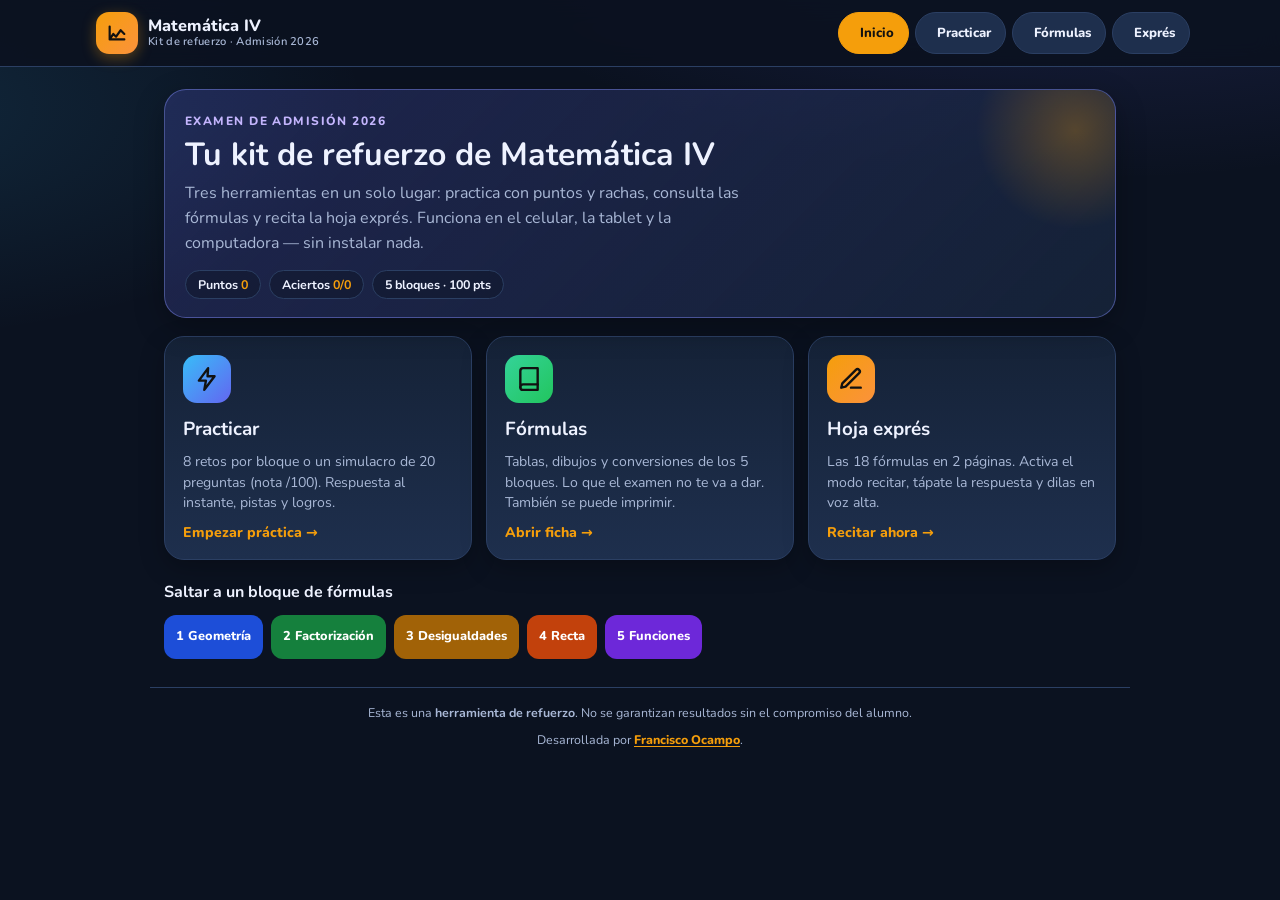
<file: src/index.html>
<!DOCTYPE html>
<html lang="es">
<head>
<meta charset="UTF-8">
<meta name="viewport" content="width=device-width, initial-scale=1.0, viewport-fit=cover">
<meta name="theme-color" content="#0b1220">
<meta name="apple-mobile-web-app-capable" content="yes">
<meta name="apple-mobile-web-app-status-bar-style" content="black-translucent">
<meta name="description" content="Kit de refuerzo de Matemática IV: práctica interactiva, ficha de fórmulas y hoja exprés. Para celular, tablet y computadora.">
<title>Matemática IV — Kit de refuerzo 2026</title>
<link rel="icon" href="data:image/svg+xml,%3Csvg xmlns='http://www.w3.org/2000/svg' viewBox='0 0 32 32'%3E%3Crect rx='8' width='32' height='32' fill='%23f59e0b'/%3E%3Cpath d='M8 22V10M8 22h16' stroke='%23111' stroke-width='2.4' fill='none' stroke-linecap='round'/%3E%3Cpath d='M8 22l4-6 3 3 5-7 4 4' stroke='%23111' stroke-width='2.2' fill='none' stroke-linecap='round' stroke-linejoin='round'/%3E%3C/svg%3E">
<link rel="preconnect" href="https://fonts.googleapis.com">
<link rel="preconnect" href="https://fonts.gstatic.com" crossorigin>
<link href="https://fonts.googleapis.com/css2?family=Nunito:wght@600;700;800&display=swap" rel="stylesheet">
<style>

  :root{
    /* Tono base (oscuro / apto para lectura larga) */
    --bg:#0b1220; --bg2:#0f172a; --panel:#152237; --panel2:#1e2f4d; --panel3:#26395c;
    --text:#eef2ff; --muted:#a9b8d6; --line:#2b3f63;
    /* Semántica */
    --ok:#34d399; --ok-bg:rgba(52,211,153,.15); --ok-line:#34d399;
    --bad:#fb7185; --bad-bg:rgba(251,113,133,.14); --bad-line:#fb7185;
    --accent:#f59e0b; --accent-ink:#111;
    --info:#38bdf8; --ring:#7dd3fc;
    /* Identidad por bloque */
    --b1:#3b82f6; --b2:#22c55e; --b3:#eab308; --b4:#fb923c; --b5:#a78bfa;
    --radius:18px;
    --ease:cubic-bezier(.22,.8,.36,1);
  }
  *{box-sizing:border-box;margin:0;padding:0;}
  body{background:
        radial-gradient(1100px 480px at 85% -12%, rgba(99,102,241,.20), transparent 60%),
        radial-gradient(900px 420px at -10% 12%, rgba(56,189,248,.13), transparent 55%),
        var(--bg);
        color:var(--text);
        font-family:'Baloo 2','Fredoka','Nunito','Segoe UI',system-ui,Roboto,Arial,sans-serif;
        line-height:1.55; min-height:100dvh; -webkit-font-smoothing:antialiased;}
  button{font-family:inherit;}
  input{font-family:inherit;}
  a.skip-prac{position:fixed;left:-999px;top:8px;z-index:2000;background:var(--accent);color:var(--accent-ink);
         font-weight:800;padding:12px 18px;border-radius:12px;}
  a.skip-prac:focus{left:10px;color:var(--accent-ink);}
  :focus-visible{outline:3px solid var(--ring);outline-offset:2px;}
  ::selection{background:var(--accent);color:var(--accent-ink);}
  .hidden{display:none!important;}

  /* ---------- Cabecera: marca + mapa de navegación ---------- */
  header.prac-head{position:sticky;top:0;z-index:40;background:rgba(11,18,32,.9);
         backdrop-filter:blur(10px);border-bottom:1px solid var(--line);}
  .hrow{max-width:980px;margin:0 auto;padding:10px 14px 6px;display:flex;align-items:center;gap:10px;flex-wrap:wrap;}
  .brand{display:flex;align-items:center;gap:10px;background:none;border:none;color:var(--text);
         cursor:pointer;text-align:left;padding:4px 6px;border-radius:12px;transition:background .18s;}
  .brand:hover{background:rgba(255,255,255,.06);}
  .brand .logo{width:42px;height:42px;border-radius:13px;display:grid;place-items:center;flex:none;
               background:linear-gradient(135deg,var(--accent),#fb923c);box-shadow:0 4px 14px rgba(245,158,11,.35);}
  .brand h1{font-size:1.05rem;line-height:1.2;font-weight:800;}
  .brand h1 small{display:block;font-weight:600;color:var(--muted);font-size:.72rem;letter-spacing:.3px;}
  .stats{margin-left:auto;display:flex;gap:8px;flex-wrap:wrap;}
  .stat{display:inline-flex;align-items:center;gap:6px;background:var(--panel2);border:1px solid var(--line);
        padding:5px 12px;border-radius:999px;font-size:.84rem;font-weight:700;min-height:40px;white-space:nowrap;}
  .stat svg{flex:none;}
  .stat b{color:var(--accent);font-variant-numeric:tabular-nums;}

  /* Mapa de navegación (pasos 1→4) */
  nav.steps{max-width:980px;margin:0 auto;padding:4px 12px 10px;display:flex;gap:0;overflow-x:auto;scrollbar-width:thin;}
  .step{display:inline-flex;align-items:center;gap:7px;border:none;background:transparent;cursor:default;
        color:var(--muted);font-weight:700;font-size:.82rem;padding:7px 10px;border-radius:999px;
        white-space:nowrap;transition:color .2s,background .2s;}
  .step .lbl{display:inline-flex;align-items:center;gap:6px;}
  .step .mode-dot{width:9px;height:9px;border-radius:50%;flex:none;background:transparent;box-shadow:inset 0 0 0 2px var(--muted);}
  .step.active .mode-dot,.step.done .mode-dot{background:#8b5cf6;box-shadow:none;}
  .step:not([data-step="intro"]) .mode-dot{display:none;}
  .step .num{width:24px;height:24px;border-radius:50%;display:grid;place-items:center;font-size:.74rem;flex:none;
             background:var(--panel2);color:var(--muted);border:1px solid var(--line);font-variant-numeric:tabular-nums;}
  .step.done{color:var(--text);cursor:pointer;}
  .step.done:hover{background:rgba(255,255,255,.07);}
  .step.done .num{background:rgba(52,211,153,.16);color:#6ee7b7;border-color:rgba(52,211,153,.55);}
  .step.active{color:#fff;}
  .step.active .num{background:var(--accent);color:var(--accent-ink);border-color:var(--accent);box-shadow:0 0 0 4px rgba(245,158,11,.2);}
  .step.upcoming{opacity:.55;}
  .step.arrow{color:var(--line);padding:0 2px;font-size:1rem;flex:none;}

  #pracMain{max-width:980px;margin:0 auto;padding:20px 14px 90px;}
  .screen{animation:rise .32s var(--ease) both;}
  @keyframes rise{from{opacity:0;transform:translateY(14px);}to{opacity:1;transform:none;}}
  .card{background:linear-gradient(180deg,var(--panel),var(--panel2));border:1px solid var(--line);
        border-radius:var(--radius);padding:20px;margin-bottom:16px;box-shadow:0 8px 26px rgba(0,0,0,.28);}
  .center{text-align:center;}
  h2{font-size:1.4rem;line-height:1.25;margin-bottom:8px;}
  h3{font-size:1.08rem;margin-bottom:6px;}
  .muted{color:var(--muted);}
  .eyebrow{display:inline-flex;align-items:center;gap:7px;font-size:.78rem;font-weight:800;letter-spacing:1.1px;
           text-transform:uppercase;color:var(--muted);margin-bottom:6px;}
  .eyebrow svg{opacity:.9;}

  /* ---------- Inicio ---------- */
  .how{background:linear-gradient(135deg,var(--panel2),var(--panel));border:1px solid var(--line);}
  .how h2{font-size:1.15rem;display:flex;align-items:center;gap:8px;}
  .howsteps{display:grid;grid-template-columns:repeat(auto-fit,minmax(170px,1fr));gap:10px;margin:14px 0 6px;}
  .howstep{display:flex;gap:10px;align-items:flex-start;background:var(--bg2);border:1px solid var(--line);
           padding:12px;border-radius:14px;text-align:left;}
  .howstep .ico{width:38px;height:38px;border-radius:11px;display:grid;place-items:center;flex:none;
                color:#111;background:var(--panel3);}
  .howstep .ico.s1{background:var(--info);}
  .howstep .ico.s2{background:var(--accent);}
  .howstep .ico.s3{background:var(--ok);}
  .howstep b{display:block;font-size:.95rem;}
  .howstep span{font-size:.8rem;color:var(--muted);line-height:1.35;}
  .dismissrow{display:flex;justify-content:flex-end;margin-top:6px;}

  .grid{display:grid;grid-template-columns:repeat(auto-fit,minmax(250px,1fr));gap:14px;}
  #blocksGrid .block{position:relative;background:var(--panel);border:1px solid var(--line);border-left:6px solid var(--info);
         border-radius:var(--radius);padding:18px;cursor:pointer;text-align:left;color:var(--text);
         overflow:hidden;transition:transform .18s var(--ease),box-shadow .18s var(--ease),border-color .18s;}
  #blocksGrid .block:hover{transform:translateY(-3px);box-shadow:0 14px 30px rgba(0,0,0,.4);}
  #blocksGrid .block:active{transform:translateY(0) scale(.99);}
  #blocksGrid .block .top{display:flex;align-items:flex-start;justify-content:space-between;gap:8px;margin-bottom:8px;}
  #blocksGrid .block .chip{font-size:.68rem;font-weight:800;letter-spacing:.4px;padding:3px 9px;border-radius:999px;color:#111;
               background:var(--line);text-transform:uppercase;}
  #blocksGrid .block h3{font-size:1.12rem;line-height:1.3;}
  #blocksGrid .block .desc{font-size:.82rem;color:var(--muted);margin:2px 0 10px;line-height:1.4;}
  #blocksGrid .block .pts{display:inline-block;background:var(--panel2);border:1px solid var(--line);padding:3px 11px;
              border-radius:999px;font-size:.76rem;color:var(--muted);font-weight:700;margin-bottom:8px;}
  .bar{height:8px;background:var(--bg2);border-radius:999px;overflow:hidden;}
  .bar i{display:block;height:100%;width:0;border-radius:999px;transition:width .4s var(--ease);}
  .barlbl{display:flex;justify-content:space-between;font-size:.74rem;color:var(--muted);margin-top:5px;}
  #blocksGrid .go{position:absolute;right:16px;bottom:16px;width:34px;height:34px;border-radius:50%;display:grid;
      place-items:center;background:var(--panel2);border:1px solid var(--line);color:var(--text);opacity:0;
      transform:translateX(-6px);transition:.2s var(--ease);}
  #blocksGrid .block:hover #blocksGrid .go{opacity:1;transform:none;}
  .bb1{border-left-color:var(--b1);}.bc1{color:var(--b1)!important;}
  .bb2{border-left-color:var(--b2);}.bc2{color:var(--b2)!important;}
  .bb3{border-left-color:var(--b3);}.bc3{color:var(--b3)!important;}
  .bb4{border-left-color:var(--b4);}.bc4{color:var(--b4)!important;}
  .bb5{border-left-color:var(--b5);}.bc5{color:var(--b5)!important;}
  .ch1{background:var(--b1);}.ch2{background:var(--b2);}.ch3{background:var(--b3);}
  .ch4{background:var(--b4);}.ch5{background:var(--b5);}

  /* ---------- Prueba completa (simulacro del examen) ---------- */
  .fullcard{display:flex;align-items:center;gap:16px;flex-wrap:wrap;position:relative;overflow:hidden;
    background:linear-gradient(135deg,rgba(99,102,241,.20),var(--panel));
    border:1px solid rgba(129,140,248,.5);border-radius:var(--radius);padding:18px 20px;
    margin:18px 0 4px;box-shadow:0 8px 26px rgba(0,0,0,.28);}
  .fullcard::before{content:'';position:absolute;right:-80px;top:-80px;width:220px;height:220px;pointer-events:none;
    background:radial-gradient(circle,rgba(167,139,250,.35),transparent 70%);}
  .fullcard .big{width:58px;height:58px;border-radius:17px;flex:none;display:grid;place-items:center;color:#111;
    background:linear-gradient(135deg,#a78bfa,#6366f1);box-shadow:0 8px 22px rgba(99,102,241,.4);}
  .fullcard .txt{flex:1 1 300px;min-width:230px;}
  .fullcard h3{font-size:1.15rem;display:flex;align-items:center;gap:8px;flex-wrap:wrap;margin:2px 0 0;}
  .fullcard .desc{font-size:.88rem;color:var(--muted);margin:4px 0 0;line-height:1.5;}
  .fullcard .desc b{color:#fff;}
  .fullcard .pts{display:flex;gap:6px;flex-wrap:wrap;margin-top:10px;}
  .fullcard .pt{background:rgba(15,23,42,.55);border:1px solid var(--line);border-radius:999px;
    padding:3px 10px;font-size:.74rem;font-weight:700;color:var(--text);}
  .fullcard .pt b{color:#c4b5fd;}
  .fullbadge{display:inline-flex;align-items:center;gap:6px;color:#c4b5fd;font-size:.72rem;font-weight:800;
    letter-spacing:.9px;text-transform:uppercase;}
  .btn.full{background:linear-gradient(135deg,#8b5cf6,#6366f1);color:#fff;}
  .btn.full:hover{filter:brightness(1.12);box-shadow:0 8px 20px rgba(99,102,241,.45);}

  /* Zona "Nuevo alumno" (perfil por equipo / reinicio total) */
  .resetrow{display:flex;align-items:center;justify-content:space-between;gap:12px;flex-wrap:wrap;
    margin:20px 0 0;padding-top:14px;border-top:1px dashed var(--line);}
  .resetrow .rtxt{font-size:.86rem;color:var(--muted);max-width:480px;line-height:1.5;}
  .resetrow .rtxt b{color:#fff;}
  .btn.ghost-danger{background:transparent;border:1px solid rgba(251,113,133,.5);color:#fecdd3;}
  .btn.ghost-danger:hover{background:rgba(251,113,133,.14);filter:none;box-shadow:none;}
  .btn .ico{width:20px;height:20px;}

  /* ---------- Intro de bloque ---------- */
  .introhead{display:flex;align-items:center;gap:14px;margin-bottom:6px;flex-wrap:wrap;}
  .introhead .big{width:56px;height:56px;border-radius:16px;display:grid;place-items:center;color:#111;flex:none;}
  .introhead h2{margin:0;font-size:1.5rem;}
  .topics{list-style:none;margin:10px 0 4px;display:grid;grid-template-columns:repeat(auto-fit,minmax(220px,1fr));gap:8px;}
  .topics li{display:flex;gap:9px;align-items:flex-start;background:var(--bg2);border:1px solid var(--line);
             padding:9px 12px;border-radius:12px;font-size:.9rem;}
  .topics li svg{flex:none;margin-top:2px;color:var(--ok);}
  .scorebox{display:flex;gap:14px;flex-wrap:wrap;margin:14px 0 6px;}
  .scoremini{flex:1 1 150px;background:var(--bg2);border:1px solid var(--line);border-radius:14px;padding:12px;}
  .scoremini .lbl{font-size:.72rem;text-transform:uppercase;letter-spacing:.8px;color:var(--muted);font-weight:800;}
  .scoremini .val{font-size:1.5rem;font-weight:800;font-variant-numeric:tabular-nums;}
  .method{display:flex;gap:8px;align-items:center;background:rgba(56,189,248,.08);border:1px dashed var(--info);
          padding:10px 14px;border-radius:12px;font-size:.9rem;color:#cdeffd;margin:6px 0 0;}
  .method b{color:#fff;}
  .method .m-arrow{color:var(--info);font-weight:900;}

  /* ---------- Botones ---------- */
  .btn{display:inline-flex;align-items:center;justify-content:center;gap:8px;background:var(--accent);
       color:var(--accent-ink);border:none;cursor:pointer;font-weight:800;font-size:1rem;
       padding:13px 22px;border-radius:14px;min-height:48px;transition:transform .12s var(--ease),filter .15s,box-shadow .18s;}
  .btn:hover{filter:brightness(1.08);transform:translateY(-1px);box-shadow:0 8px 20px rgba(245,158,11,.25);}
  .btn:active{transform:scale(.97);}
  .btn.secondary{background:var(--panel2);color:var(--text);border:1px solid var(--line);}
  .btn.secondary:hover{filter:brightness(1.15);box-shadow:none;}
  .btn.ghost{background:transparent;border:1px solid var(--line);color:var(--text);}
  .btn.danger{background:rgba(251,113,133,.15);color:#fecdd3;border:1px solid var(--bad-line);}
  .btn.big{font-size:1.15rem;padding:16px 30px;}
  .btn:disabled{opacity:.5;cursor:not-allowed;transform:none;filter:grayscale(.3);box-shadow:none;}
  .btnrow{display:flex;gap:10px;flex-wrap:wrap;align-items:center;margin-top:16px;}
  .btnrow.right{justify-content:flex-end;}
  .btnrow.center{justify-content:center;}
  .btn .ico{width:20px;height:20px;}

  /* ---------- Pantalla de práctica ---------- */
  .qtop{display:flex;align-items:center;gap:10px;flex-wrap:wrap;margin-bottom:14px;}
  .tag{padding:5px 12px;border-radius:999px;font-size:.78rem;font-weight:800;color:#111;letter-spacing:.2px;
       display:inline-flex;align-items:center;gap:6px;}
  .qcount{display:inline-flex;align-items:center;gap:7px;background:var(--panel2);border:1px solid var(--line);
          padding:5px 13px;border-radius:999px;font-size:.85rem;font-weight:700;}
  .qcount b{font-variant-numeric:tabular-nums;color:var(--accent);}
  .spacer{flex:1;}
  .exitbtn{display:inline-flex;align-items:center;gap:6px;background:var(--panel2);border:1px solid var(--line);
           color:var(--muted);font-weight:700;font-size:.85rem;padding:8px 13px;border-radius:999px;cursor:pointer;
           min-height:42px;transition:.15s;}
  .exitbtn:hover{color:#fff;border-color:var(--bad-line);background:rgba(251,113,133,.12);}
  .exitbtn .ico{width:17px;height:17px;}

  .progwrap{margin-bottom:16px;}
  .proglbl{display:flex;justify-content:space-between;font-size:.8rem;color:var(--muted);font-weight:700;margin-bottom:6px;}
  .track{height:10px;background:var(--bg2);border-radius:999px;overflow:hidden;border:1px solid var(--line);}
  .fill{height:100%;width:0;border-radius:999px;background:linear-gradient(90deg,var(--accent),var(--b4));
        transition:width .35s var(--ease);}
  .dots{display:flex;gap:6px;margin-top:9px;flex-wrap:wrap;}
  .dot{width:12px;height:12px;border-radius:50%;background:var(--panel3);border:1px solid var(--line);
       transition:.2s;}
  .dot.on{background:var(--ok);border-color:var(--ok);}
  .dot.cur{box-shadow:0 0 0 4px rgba(245,158,11,.25);background:var(--accent);border-color:var(--accent);
           animation:pulse 1.4s ease-in-out infinite;}
  @keyframes pulse{0%,100%{transform:scale(1);}50%{transform:scale(1.25);}}

  .prompt{background:var(--bg2);border:1px solid var(--line);border-left:4px solid var(--info);
          padding:16px 18px;border-radius:14px;}
  .prompt .cat{font-size:.8rem;font-weight:800;letter-spacing:.6px;text-transform:uppercase;color:var(--muted);}
  .prompt .math{display:block;font-size:1.22rem;font-weight:700;margin-top:6px;color:#fff;line-height:1.45;
                word-break:break-word;}

  .opts{display:grid;gap:10px;margin-top:16px;}
  .opt{background:var(--panel2);border:2px solid var(--line);border-radius:14px;padding:14px 16px;min-height:54px;
       text-align:left;cursor:pointer;font-size:1rem;color:var(--text);transition:border-color .15s,transform .1s,background .15s;}
  .opt:hover:not(:disabled){border-color:var(--info);}
  .opt:active:not(:disabled){transform:scale(.995);}
  .opt .key{display:inline-flex;width:26px;height:26px;border-radius:8px;align-items:center;justify-content:center;
            background:var(--bg2);border:1px solid var(--line);font-size:.8rem;font-weight:800;margin-right:10px;
            color:var(--muted);font-variant-numeric:tabular-nums;}
  .opt.correct{background:var(--ok-bg);border-color:var(--ok-line);}
  .opt.correct .key{background:var(--ok);color:var(--accent-ink);border-color:var(--ok);}
  .opt.wrong{background:var(--bad-bg);border-color:var(--bad-line);}
  .opt.wrong .key{background:var(--bad);color:#fff;border-color:var(--bad);}
  .opt:disabled{cursor:default;}

  .numwrap{display:flex;gap:12px;margin-top:16px;flex-wrap:wrap;align-items:flex-end;}
  .field{flex:1 1 220px;display:flex;flex-direction:column;gap:6px;}
  .field label{font-weight:700;font-size:.9rem;}
  .field .helper{font-size:.78rem;color:var(--muted);}
  .numfield{display:flex;align-items:center;gap:10px;background:var(--panel2);border:2px solid var(--line);
            border-radius:14px;padding:6px 8px 6px 16px;}
  #numIn{background:transparent;border:none;color:var(--text);font-size:1.4rem;font-weight:700;width:100%;
         min-width:0;padding:8px 0;outline:none;font-variant-numeric:tabular-nums;}
  #numIn::placeholder{color:var(--muted);font-weight:500;font-size:1rem;}
  .numfield:focus-within{border-color:var(--ring);box-shadow:0 0 0 3px rgba(125,211,252,.22);}
  .numfield .unit{color:var(--muted);font-size:.95rem;font-weight:700;padding-right:10px;}

  .feedback{margin-top:14px;padding:14px 16px;border-radius:14px;font-size:.98rem;line-height:1.5;
            animation:rise .25s var(--ease) both;}
  .feedback.ok{background:var(--ok-bg);border:1px solid var(--ok-line);}
  .feedback.bad{background:var(--bad-bg);border:1px solid var(--bad-line);}
  .feedback .hd{display:flex;align-items:center;gap:8px;font-weight:800;margin-bottom:6px;}
  .feedback.ok .hd{color:#a7f3d0;}
  .feedback.bad .hd{color:#fecdd3;}
  .feedback code,.prompt .math,.ml{font-family:'Cambria Math','Times New Roman',serif;}
  .hint{margin-top:10px;color:var(--info);font-size:.9rem;font-style:italic;background:rgba(56,189,248,.07);
        border-left:3px solid var(--info);padding:9px 12px;border-radius:10px;}
  .hint .ico{width:15px;height:15px;vertical-align:-2px;margin-right:4px;}
  .actions{display:flex;align-items:center;gap:12px;margin-top:16px;flex-wrap:wrap;}

  /* ---------- Resultado ---------- */
  .result{text-align:center;}
  .resmedal{width:92px;height:92px;border-radius:26px;margin:0 auto 12px;display:grid;place-items:center;color:#111;
            box-shadow:0 12px 30px rgba(245,158,11,.3);}
  .result h2{font-size:1.7rem;}
  .big-num{font-size:3.2rem;font-weight:800;color:var(--accent);line-height:1;font-variant-numeric:tabular-nums;}
  .big-num small{font-size:1.3rem;color:var(--muted);font-weight:700;}
  .pills{display:flex;gap:10px;justify-content:center;flex-wrap:wrap;margin:14px 0 2px;}
  .pill{background:var(--panel2);border:1px solid var(--line);border-radius:12px;padding:8px 16px;font-size:.85rem;font-weight:700;}
  .pill b{color:var(--accent);font-variant-numeric:tabular-nums;}

  /* ---------- Resultado de Prueba completa (desglose) ---------- */
  .breakdown{display:grid;grid-template-columns:repeat(auto-fit,minmax(240px,1fr));gap:10px;
    margin:16px 0 2px;text-align:left;}
  .bkline{background:var(--bg2);border:1px solid var(--line);border-left:5px solid var(--info);
    border-radius:12px;padding:11px 13px;}
  .bkline .t{display:flex;justify-content:space-between;align-items:flex-start;gap:10px;font-size:.8rem;}
  .bkline .t b{color:#fff;font-size:.88rem;display:block;}
  .bkline .meta{color:var(--muted);font-size:.72rem;}
  .bkline .sc{font-size:1.15rem;font-weight:800;font-variant-numeric:tabular-nums;color:var(--accent);white-space:nowrap;}
  .bkline .sc small{font-size:.7rem;color:var(--muted);font-weight:700;}
  .bkline .bar{height:6px;margin-top:8px;}

  /* ---------- Logros ---------- */
  .achrow{display:flex;flex-wrap:wrap;gap:8px;justify-content:center;margin-top:12px;}
  .ach{display:inline-flex;align-items:center;gap:7px;background:var(--panel2);border:1px solid var(--line);
       border-radius:12px;padding:7px 12px;font-size:.82rem;font-weight:700;opacity:.5;filter:grayscale(.4);}
  .ach.unlocked{opacity:1;filter:none;border-color:var(--accent);box-shadow:0 4px 14px rgba(245,158,11,.18);}
  .ach.glow{animation:pop .5s var(--ease);}
  @keyframes pop{0%{transform:scale(.6);}55%{transform:scale(1.18);}100%{transform:scale(1);}}
  .ach .ico{width:17px;height:17px;color:var(--accent);}

  /* ---------- Diálogo de confirmación ---------- */
  .dialog{position:fixed;inset:0;background:rgba(2,6,23,.66);backdrop-filter:blur(3px);z-index:120;
          display:flex;align-items:center;justify-content:center;padding:16px;animation:fade .2s both;}
  @keyframes fade{from{opacity:0;}to{opacity:1;}}
  .dialogbox{background:var(--panel2);border:1px solid var(--line);border-radius:20px;max-width:400px;width:100%;
             padding:22px;box-shadow:0 24px 60px rgba(0,0,0,.5);animation:pop2 .24s var(--ease) both;}
  @keyframes pop2{from{opacity:0;transform:scale(.92);}to{opacity:1;transform:none;}}
  .dialogbox h3{display:flex;align-items:center;gap:9px;font-size:1.15rem;}
  .dialogbox p{margin:8px 0 4px;color:var(--muted);font-size:.94rem;}
  .dialogbox .btnrow{margin-top:18px;justify-content:flex-end;}
  .dialogbox .btnrow .btn{margin:0;}

  /* ---------- Toast ---------- */
  .toast{position:fixed;bottom:22px;left:50%;transform:translateX(-50%) translateY(20px);background:var(--panel3);
         color:#fff;padding:13px 24px;border-radius:999px;font-weight:700;box-shadow:0 10px 28px rgba(0,0,0,.45);
         opacity:0;transition:.3s var(--ease);z-index:150;pointer-events:none;max-width:min(92vw,480px);text-align:center;}
  .toast.show{opacity:1;transform:translateX(-50%) translateY(0);}

  /* ---------- Confeti ---------- */
  .confetti{position:fixed;top:-14px;z-index:160;pointer-events:none;animation:confetti linear forwards;}
  @keyframes confetti{0%{transform:translateY(0) rotate(0);opacity:1;}
                      100%{transform:translateY(105vh) rotate(720deg);opacity:0;}}

  @media (prefers-reduced-motion: reduce){
    *,*::before,*::after{animation-duration:.001s!important;transition-duration:.001s!important;scroll-behavior:auto!important;}
    #blocksGrid .block:hover{transform:none;}
  }
  @media (max-width:560px){
    .stat{font-size:.78rem;padding:4px 10px;min-height:36px;}
    .step{font-size:.76rem;padding:6px 8px;}
    .step .num{width:21px;height:21px;font-size:.68rem;}
    h2{font-size:1.22rem;}
    .brand h1{font-size:.95rem;}
    .opt{padding:13px 12px;}
  }


/* ========== Kit unificado: cromo de la app ========== */
html{height:100%;}
body{
  padding-bottom:calc(68px + env(safe-area-inset-bottom,0px));
}
body.sheet-mode{
  background:#dfe6f2;
  color:#1c2333;
}
.kit-skip{position:fixed;left:-999px;top:8px;z-index:3000;background:var(--accent);color:var(--accent-ink);
  font-weight:800;padding:12px 18px;border-radius:12px;}
.kit-skip:focus{left:10px;}

.kit-bar{
  position:sticky;top:0;z-index:80;
  background:rgba(11,18,32,.92);backdrop-filter:blur(12px);
  border-bottom:1px solid var(--line);
  padding:8px 12px calc(8px + env(safe-area-inset-top,0px));
}
.kit-row{
  max-width:1100px;margin:0 auto;display:flex;align-items:center;gap:10px;flex-wrap:wrap;
}
.kit-brand{
  display:flex;align-items:center;gap:10px;background:none;border:none;color:var(--text);
  cursor:pointer;text-align:left;padding:4px 6px;border-radius:12px;
}
.kit-brand:hover{background:rgba(255,255,255,.06);}
.kit-logo{
  width:42px;height:42px;border-radius:13px;display:grid;place-items:center;flex:none;
  background:linear-gradient(135deg,var(--accent),#fb923c);box-shadow:0 4px 14px rgba(245,158,11,.35);color:#111;
}
.kit-brand h1{font-size:1.02rem;line-height:1.15;font-weight:800;margin:0;}
.kit-brand h1 small{display:block;font-weight:600;color:var(--muted);font-size:.7rem;letter-spacing:.3px;}
.kit-nav{
  display:none;margin-left:auto;gap:6px;flex-wrap:wrap;
}
.kit-nav button{
  border:1px solid var(--line);background:var(--panel2);color:var(--text);
  font:inherit;font-weight:800;font-size:.82rem;padding:8px 14px;border-radius:999px;
  min-height:42px;cursor:pointer;display:inline-flex;align-items:center;gap:7px;
}
.kit-nav button.on{background:var(--accent);color:var(--accent-ink);border-color:var(--accent);}
.kit-nav button:hover:not(.on){background:var(--panel3);}

.kit-tabs{
  position:fixed;left:0;right:0;bottom:0;z-index:90;
  display:grid;grid-template-columns:repeat(4,1fr);gap:2px;
  background:rgba(15,23,42,.96);backdrop-filter:blur(12px);
  border-top:1px solid var(--line);
  padding:6px 6px calc(6px + env(safe-area-inset-bottom,0px));
}
.kit-tabs button{
  border:none;background:transparent;color:var(--muted);font:inherit;font-weight:800;
  font-size:.68rem;padding:6px 4px 4px;border-radius:12px;cursor:pointer;
  display:flex;flex-direction:column;align-items:center;gap:2px;min-height:52px;
}
.kit-tabs button svg{width:22px;height:22px;}
.kit-tabs button.on{color:#fff;background:rgba(245,158,11,.16);}
.kit-tabs button.on svg{color:var(--accent);}

.app-view{display:none;}
.app-view.activa{display:block;animation:kitIn .28s var(--ease) both;}
@keyframes kitIn{from{opacity:0;}to{opacity:1;}}
@media (prefers-reduced-motion:reduce){
  .app-view.activa{animation:none;}
}

#view-practica header.prac-head{position:sticky;top:58px;z-index:40;}
#pracMain{padding-bottom:24px;}

/* Subnavegación de fichas: va DENTRO del kit-bar (un solo encabezado, ancho completo, centrada) */
.kit-sub{
  display:none;
  flex-direction:column;align-items:center;justify-content:center;
  gap:8px;padding:0 12px 10px;
}
body[data-vista="formulas"] #subFormulas,
body[data-vista="expres"] #subExpres{display:flex;}
.kit-sub .chip-nav{
  display:flex;gap:6px;flex-wrap:wrap;justify-content:center;
  width:100%;max-width:210mm;
}
.kit-sub .chip-nav a{
  flex:none;white-space:nowrap;text-decoration:none;font-size:.75rem;font-weight:800;
  padding:8px 12px;border-radius:999px;min-height:40px;
  display:inline-flex;align-items:center;color:#fff;border:2px solid transparent;
}
.kit-sub .chip-nav a.cn1{background:#1d4ed8;}
.kit-sub .chip-nav a.cn2{background:#15803d;}
.kit-sub .chip-nav a.cn3{background:#a16207;}
.kit-sub .chip-nav a.cn4{background:#c2410c;}
.kit-sub .chip-nav a.cn5{background:#6d28d9;}
.kit-sub .chip-nav a.cnx{background:#334155;}
.kit-sub .chip-nav a:hover{filter:brightness(1.12);}
.kit-sub .chip-nav a.on{border-color:#f59e0b;box-shadow:0 0 0 3px rgba(245,158,11,.35);}
.kit-sub .sheet-actions{display:flex;gap:8px;flex-wrap:wrap;justify-content:center;}
.kit-sub button.ghost, .kit-sub .btn-print{
  border:none;cursor:pointer;font:inherit;font-weight:800;
  padding:10px 16px;border-radius:999px;min-height:44px;
}
.kit-sub button.ghost{
  background:#1e293b;color:#eef2ff;border:1px solid #475569;
}
.kit-sub .btn-print{background:#f59e0b;color:#111;}
.sheet-hint{
  max-width:210mm;margin:10px auto 0;padding:10px 14px;
  background:#fff7ed;border:1px solid #fdba74;border-radius:12px;
  font-size:.86rem;color:#9a3412;
}
body.sheet-mode .kit-row{max-width:210mm;}

/* Inicio del kit */
.hero{
  max-width:980px;margin:0 auto;padding:22px 14px 10px;
}
.hero-card{
  background:linear-gradient(135deg,rgba(99,102,241,.22),var(--panel));
  border:1px solid rgba(129,140,248,.45);border-radius:22px;padding:22px 20px 18px;
  box-shadow:0 10px 30px rgba(0,0,0,.28);position:relative;overflow:hidden;
}
.hero-card::after{
  content:"";position:absolute;right:-60px;top:-60px;width:200px;height:200px;pointer-events:none;
  background:radial-gradient(circle,rgba(245,158,11,.28),transparent 70%);
}
.hero-card .kicker{font-size:.75rem;font-weight:800;letter-spacing:.12em;text-transform:uppercase;color:#c4b5fd;}
.hero-card h2{font-size:clamp(1.45rem,4vw,2rem);margin:6px 0 8px;line-height:1.15;}
.hero-card p{color:var(--muted);margin:0;max-width:36em;}
.hero-pills{display:flex;gap:8px;flex-wrap:wrap;margin-top:14px;}
.hero-pills span{
  background:rgba(15,23,42,.55);border:1px solid var(--line);border-radius:999px;
  padding:4px 12px;font-size:.78rem;font-weight:700;
}
.hero-pills b{color:var(--accent);}

.kit-grid{
  max-width:980px;margin:0 auto;padding:8px 14px 20px;
  display:grid;grid-template-columns:repeat(auto-fit,minmax(250px,1fr));gap:14px;
}
.kit-card{
  text-align:left;cursor:pointer;color:var(--text);font:inherit;
  background:linear-gradient(180deg,var(--panel),var(--panel2));
  border:1px solid var(--line);border-radius:20px;padding:18px 18px 16px;
  box-shadow:0 8px 24px rgba(0,0,0,.25);
  transition:transform .18s var(--ease),box-shadow .18s;
  display:flex;flex-direction:column;gap:8px;min-height:210px;
}
.kit-card:hover{transform:translateY(-3px);box-shadow:0 14px 30px rgba(0,0,0,.4);}
.kit-card:active{transform:scale(.99);}
.kit-card .ico{
  width:48px;height:48px;border-radius:14px;display:grid;place-items:center;color:#111;
}
.kit-card.c1 .ico{background:linear-gradient(135deg,#38bdf8,#6366f1);}
.kit-card.c2 .ico{background:linear-gradient(135deg,#34d399,#22c55e);}
.kit-card.c3 .ico{background:linear-gradient(135deg,#f59e0b,#fb923c);}
.kit-card h3{font-size:1.18rem;margin:4px 0 0;}
.kit-card p{font-size:.88rem;color:var(--muted);margin:0;line-height:1.45;flex:1;}
.kit-card .go{
  display:inline-flex;align-items:center;gap:6px;font-weight:800;font-size:.88rem;color:var(--accent);
}
.kit-mini{
  max-width:980px;margin:0 auto 28px;padding:0 14px;
}
.kit-mini h3{font-size:1rem;margin:0 0 10px;}
.bloques-row{display:flex;gap:8px;flex-wrap:wrap;}
.bloques-row a{
  text-decoration:none;color:#fff;font-weight:800;font-size:.8rem;
  padding:10px 12px;border-radius:12px;min-height:44px;display:inline-flex;align-items:center;
}
.bbk1{background:#1d4ed8;} .bbk2{background:#15803d;} .bbk3{background:#a16207;}
.bbk4{background:#c2410c;} .bbk5{background:#6d28d9;}

#view-formulas, #view-expres{min-height:60vh;padding-bottom:24px;}
#view-formulas *, #view-expres *{box-sizing:border-box;}
#f-b1,#f-b2,#f-b3,#f-b4,#f-b5,#f-expres{scroll-margin-top:128px;}
@media screen and (max-width:720px){
  #view-formulas .toc{grid-template-columns:1fr 1fr;}
}
@media screen and (max-width:420px){
  #view-formulas .toc{grid-template-columns:1fr;}
}
.toast{bottom:calc(78px + env(safe-area-inset-bottom,0px)) !important;}
button{touch-action:manipulation;}

/* Tablas que no quepan: scroll horizontal en móvil */
#view-formulas table, #view-expres table{
  max-width:100%;
}
#view-formulas .doc, #view-expres .doc{overflow-x:auto;}

/* Modo recitar: tapa las fórmulas; toca para ver */
#view-expres.recitando .eq,
#view-expres.recitando td .eq,
#view-expres.recitando .recite p{
  background:#1c2333;color:#1c2333;border-radius:6px;user-select:none;
}
#view-expres.recitando .eq:active,
#view-expres.recitando .recite p:active{
  background:#eef1f7;color:inherit;
}
.recite-banner{
  max-width:210mm;margin:8px auto 0;padding:8px 12px;border-radius:10px;
  background:#0f172a;color:#eef2ff;font-size:.84rem;font-weight:700;
}

.kit-foot{
  max-width:980px;margin:28px auto 12px;padding:16px 18px 8px;
  border-top:1px solid var(--line);
  color:var(--muted);font-size:.78rem;line-height:1.5;text-align:center;
}
.kit-foot p{margin:0 0 8px;}
.kit-foot a{color:var(--accent);font-weight:800;text-decoration:underline;text-underline-offset:2px;}
.kit-foot a:hover{filter:brightness(1.12);}
body.sheet-mode .kit-foot{
  max-width:210mm;color:#3d4a63;border-top-color:#c5cedc;
}
body.sheet-mode .kit-foot a{color:#c2410c;}

@media (min-width:840px){
  body{padding-bottom:12px;}
  .kit-nav{display:flex;}
  .kit-tabs{display:none;}
  #view-practica header.prac-head{top:60px;}
  .kit-sub{flex-direction:row;flex-wrap:wrap;padding:4px 12px 10px;}
  .toast{bottom:22px !important;}
}
@media (max-width:560px){
  .kit-brand h1{font-size:.92rem;}
  .kit-logo{width:36px;height:36px;border-radius:10px;}
  .hero-card{padding:18px 14px;}
  .kit-card{min-height:0;}
  #view-practica .prac-head .brand{display:none;}
  #view-practica .prac-head .stats{margin-left:0;}
}

@media print{
  .kit-bar, .kit-tabs, .kit-skip, .kit-foot, .kit-sub, #view-inicio, #view-practica,
  #dialog, #toast, .sheet-hint, .recite-banner{display:none !important;}
  body{padding:0 !important;background:#fff !important;}
  .app-view{display:none !important;animation:none !important;}
  body[data-vista="formulas"] #view-formulas,
  body[data-vista="expres"] #view-expres{display:block !important;}
  #view-formulas, #view-expres{padding:0 !important;}
}

#view-formulas{
    --ink:#1c2333; --muted:#3d4a63; --soft:#5b6578;
    --paper:#fff; --wash:#f4f6fb; --line:#d5dce8;
    --b1:#1d4ed8; --b1bg:#eef4ff; --b1ink:#1e3a8a;
    --b2:#15803d; --b2bg:#edfdf3; --b2ink:#14532d;
    --b3:#a16207; --b3bg:#fffbeb; --b3ink:#713f12;
    --b4:#c2410c; --b4bg:#fff4eb; --b4ink:#9a3412;
    --b5:#6d28d9; --b5bg:#f5f3ff; --b5ink:#4c1d95;
    --warn:#991b1b; --warnbg:#fef2f2; --warnline:#fecaca;
    --tipbg:#eff6ff;
    --goldbg:#fff7ed;
    --eqbg:#f1f4fa;
  }
#view-formulas *{box-sizing:border-box;}
#view-formulas,#view-formulas{margin:0;padding:0;}
#view-formulas{
    background:#dfe6f2;
    color:var(--ink);
    font-family:"Nunito","DejaVu Sans","Segoe UI","Calibri",system-ui,sans-serif;
    font-size:15px; line-height:1.42;
    -webkit-font-smoothing:antialiased;
  }
#view-formulas a.skip{position:absolute;left:-999px;top:8px;z-index:20;background:#f59e0b;color:#111;
         font-weight:800;padding:10px 16px;border-radius:10px;}
#view-formulas a.skip:focus{left:10px;}
#view-formulas :focus-visible{outline:3px solid #1d4ed8;outline-offset:2px;}
#view-formulas .toolbar{
    position:sticky;top:0;z-index:30;
    display:flex;align-items:center;gap:10px;flex-wrap:wrap;
    background:#0f172a;color:#eef2ff;
    padding:10px 16px;
  }
#view-formulas .toolbar .brand{display:flex;align-items:center;gap:10px;font-weight:800;}
#view-formulas .toolbar .logo{width:36px;height:36px;border-radius:10px;display:grid;place-items:center;
                 background:linear-gradient(135deg,#f59e0b,#fb923c);color:#111;}
#view-formulas .toolbar small{display:block;font-weight:600;color:#94a3b8;font-size:.72rem;}
#view-formulas .toolbar nav{display:flex;gap:6px;flex-wrap:wrap;margin-left:auto;}
#view-formulas .toolbar nav a{
    color:#eef2ff;text-decoration:none;font-size:.78rem;font-weight:800;
    padding:8px 10px;border-radius:999px;border:1px solid #475569;min-height:40px;
    display:inline-flex;align-items:center;
  }
#view-formulas .toolbar nav a:hover{background:#1e293b;}
#view-formulas .btn-print{
    border:none;cursor:pointer;font:inherit;font-weight:800;
    background:#f59e0b;color:#111;padding:10px 16px;border-radius:999px;
    min-height:44px;
  }
#view-formulas .hint{
    max-width:210mm;margin:12px auto 0;padding:10px 14px;
    background:#fff7ed;border:1px solid #fdba74;border-radius:12px;
    font-size:.86rem;color:#9a3412;
  }
#view-formulas .doc{
    max-width:210mm;margin:14px auto 40px;background:var(--paper);
    padding:12mm 13mm 14mm;box-shadow:0 18px 40px rgba(15,23,42,.18);
  }
#view-formulas header.cover{
    display:grid;grid-template-columns:1fr auto;gap:12px;align-items:end;
    padding-bottom:10px;margin-bottom:12px;border-bottom:3px solid var(--ink);
  }
#view-formulas .kicker{font-size:.72rem;font-weight:800;letter-spacing:.14em;text-transform:uppercase;color:var(--soft);}
#view-formulas header.cover h1{font-size:1.55rem;line-height:1.15;margin:.15em 0 0;}
#view-formulas header.cover p{margin:4px 0 0;color:var(--muted);font-size:.92rem;}
#view-formulas .peso{text-align:right;font-size:.78rem;font-weight:800;color:var(--soft);}
#view-formulas .peso b{display:block;font-size:1.35rem;color:var(--ink);line-height:1;}
#view-formulas .toc{display:grid;grid-template-columns:repeat(5,1fr);gap:7px;margin:0 0 14px;}
#view-formulas .toc a{
    text-decoration:none;color:inherit;background:var(--wash);
    border:1px solid var(--line);border-radius:8px;
    padding:8px 8px 7px;min-height:56px;display:grid;grid-template-columns:auto 1fr;gap:7px;align-items:start;
  }
#view-formulas .toc a em{
    font-style:normal;width:22px;height:22px;border-radius:6px;
    display:grid;place-items:center;color:#fff;font-size:.72rem;font-weight:800;
  }
#view-formulas .t1 em{background:var(--b1);}
#view-formulas .t2 em{background:var(--b2);}
#view-formulas .t3 em{background:var(--b3);}
#view-formulas .t4 em{background:var(--b4);}
#view-formulas .t5 em{background:var(--b5);}
#view-formulas .toc a strong{display:block;font-size:.78rem;}
#view-formulas .toc a span{display:block;font-size:.7rem;color:var(--soft);font-weight:700;}
#view-formulas h2{font-size:1.12rem;margin:0 0 8px;display:flex;align-items:center;gap:8px;}
#view-formulas h2 .num{
    width:28px;height:28px;border-radius:8px;display:grid;place-items:center;
    color:#fff;font-size:.85rem;flex:none;
  }
#view-formulas h3{font-size:.95rem;margin:12px 0 6px;}
#view-formulas p{margin:0 0 8px;}
#view-formulas .block{margin:0 0 16px;padding:10px 10px 8px;border:1px solid var(--line);border-radius:12px;background:#fff;}
#view-formulas .b1{border-color:#bfdbfe;background:linear-gradient(#fff,#f8fbff);}
#view-formulas .b2{border-color:#bbf7d0;background:linear-gradient(#fff,#f7fdf9);}
#view-formulas .b3{border-color:#fde68a;background:linear-gradient(#fff,#fffdf5);}
#view-formulas .b4{border-color:#fed7aa;background:linear-gradient(#fff,#fffaf5);}
#view-formulas .b5{border-color:#ddd6fe;background:linear-gradient(#fff,#fbfaff);}
#view-formulas .b1 .num{background:var(--b1);}
#view-formulas .b2 .num{background:var(--b2);}
#view-formulas .b3 .num{background:var(--b3);}
#view-formulas .b4 .num{background:var(--b4);}
#view-formulas .b5 .num{background:var(--b5);}
#view-formulas .cols{display:grid;grid-template-columns:1fr 1fr;gap:10px;align-items:start;}
#view-formulas table{width:100%;border-collapse:collapse;font-size:.82rem;margin:0 0 8px;}
#view-formulas th,#view-formulas td{border:1px solid var(--line);padding:5px 7px;vertical-align:top;text-align:left;}
#view-formulas th{background:var(--wash);font-size:.72rem;letter-spacing:.02em;text-transform:uppercase;}
#view-formulas .b1 table th{background:var(--b1bg);color:var(--b1ink);}
#view-formulas .b2 table th{background:var(--b2bg);color:var(--b2ink);}
#view-formulas .b3 table th{background:var(--b3bg);color:var(--b3ink);}
#view-formulas .b4 table th{background:var(--b4bg);color:var(--b4ink);}
#view-formulas .b5 table th{background:var(--b5bg);color:var(--b5ink);}
#view-formulas tr:nth-child(even) td{background:rgba(15,23,42,.025);}
#view-formulas .hi td{background:#fff7ed !important;font-weight:700;}
#view-formulas .eq,#view-formulas .f{
    font-family:"DejaVu Sans","DejaVu Math TeX Gyre","Cambria Math","Times New Roman",serif;
    font-weight:700;background:var(--eqbg);padding:.05em .32em;border-radius:4px;
    white-space:nowrap;
  }
#view-formulas .f{background:transparent;padding:0;}
#view-formulas .call{
    display:flex;gap:8px;align-items:flex-start;
    border-radius:8px;padding:7px 9px;margin:6px 0 8px;font-size:.84rem;font-weight:700;
    border:1px solid;
  }
#view-formulas .call .tag{flex:none;font-size:.68rem;letter-spacing:.06em;text-transform:uppercase;
             padding:2px 7px;border-radius:999px;background:#fff;}
#view-formulas .stop{background:var(--warnbg);border-color:#fecaca;color:var(--warn);}
#view-formulas .idea{background:var(--tipbg);border-color:#bfdbfe;color:var(--b1ink);}
#view-formulas .memo{background:var(--goldbg);border-color:#fdba74;color:#9a3412;}
#view-formulas .fig{background:#fff;border:1px solid var(--line);border-radius:10px;padding:8px;text-align:center;}
#view-formulas .fig svg{max-width:100%;height:auto;display:block;margin:0 auto;}
#view-formulas .cap{font-size:.7rem;font-weight:800;color:var(--soft);margin-top:4px;letter-spacing:.02em;}
#view-formulas .chiprow{display:flex;flex-wrap:wrap;gap:5px;margin:0 0 8px;}
#view-formulas .chip{display:inline-flex;align-items:center;background:#fff;border:1px solid var(--line);
        border-radius:999px;padding:3px 9px;font-size:.75rem;font-weight:800;}
#view-formulas ol.steps{margin:0 0 8px;padding-left:1.2em;font-size:.84rem;}
#view-formulas ol.steps li{margin:2px 0;}
#view-formulas .grid-sq{display:grid;grid-template-columns:repeat(5,1fr);gap:4px;font-size:.78rem;}
#view-formulas .sq{background:#fff;border:1px solid var(--line);border-radius:6px;padding:4px 6px;text-align:center;}
#view-formulas .sq b{display:block;font-size:1rem;}
#view-formulas .sq span{color:var(--soft);font-size:.7rem;}
#view-formulas .soap{display:grid;grid-template-columns:repeat(4,1fr);gap:6px;margin:6px 0 8px;}
#view-formulas .soap div{text-align:center;border-radius:8px;padding:6px 4px;color:#fff;font-weight:800;}
#view-formulas .soap div small{display:block;font-size:.65rem;opacity:.9;font-weight:700;}
#view-formulas .sS{background:#1d4ed8;}
#view-formulas .sO{background:#c2410c;}
#view-formulas .sA{background:#15803d;}
#view-formulas .sP{background:#6d28d9;}
#view-formulas .express{border:2px dashed #0f172a;border-radius:12px;padding:10px 10px 6px;margin-top:8px;background:#fff;}
#view-formulas .express h2{margin-bottom:6px;}
#view-formulas .express table td:first-child{width:2.2em;font-weight:800;text-align:center;background:var(--wash);}
#view-formulas .howto{font-size:.8rem;color:var(--muted);border-top:1px solid var(--line);padding-top:8px;margin-top:8px;}
#view-formulas .howto ol{margin:4px 0 0;padding-left:1.15em;}
#view-formulas footer.sheet{
    display:flex;justify-content:space-between;gap:8px;margin-top:10px;
    font-size:.68rem;font-weight:800;color:var(--soft);letter-spacing:.03em;
    white-space:nowrap;
  }
@media screen and (max-width:720px){#view-formulas .doc{margin:8px;padding:16px;max-width:100%;}
#view-formulas .cols,#view-formulas .toc{grid-template-columns:1fr;}
#view-formulas header.cover{grid-template-columns:1fr;}
#view-formulas .peso{text-align:left;}
#view-formulas .toolbar nav{display:none;}

  }
@media print{@page{size:A4;margin:8mm 9mm 10mm;}
#view-formulas{background:#fff;font-size:9.1pt;font-family:"DejaVu Sans","Noto Sans",sans-serif;}
#view-formulas .no-print{display:none !important;}
#view-formulas .doc{max-width:none;margin:0;padding:0;box-shadow:none;}
#view-formulas .block{margin-bottom:7px;padding:7px 8px 6px;}
#view-formulas h2{margin-bottom:4px;}
#view-formulas h3{margin:8px 0 4px;}
#view-formulas .toc{margin-bottom:8px;}
#view-formulas .fig{padding:5px;}
#view-formulas .fig svg{max-height:118px;}
#view-formulas .call{margin:4px 0 6px;}
#view-formulas table{font-size:.78rem;}
#view-formulas .fig,#view-formulas .call,#view-formulas .soap,#view-formulas .grid-sq,#view-formulas thead,#view-formulas tr{break-inside:avoid;}
#view-formulas .express{break-before:page;}
#view-formulas a{color:inherit;text-decoration:none;}
#view-formulas *{-webkit-print-color-adjust:exact;print-color-adjust:exact;}

  }


#view-expres{
    --ink:#1c2333; --muted:#3d4a63; --soft:#5b6578;
    --paper:#fff; --wash:#f3f5fa; --line:#d5dce8;
    --b1:#1d4ed8; --b1bg:#eef4ff; --b1ink:#1e3a8a;
    --b2:#15803d; --b2bg:#edfdf3; --b2ink:#14532d;
    --b3:#a16207; --b3bg:#fffbeb; --b3ink:#713f12;
    --b4:#c2410c; --b4bg:#fff4eb; --b4ink:#9a3412;
    --b5:#6d28d9; --b5bg:#f5f3ff; --b5ink:#4c1d95;
    --warn:#991b1b; --warnbg:#fef2f2;
    --goldbg:#fff7ed;
  }
#view-expres *{box-sizing:border-box;}
#view-expres,#view-expres{margin:0;padding:0;}
#view-expres{
    background:#dfe6f2; color:var(--ink);
    font-family:"DejaVu Sans","Nunito","Segoe UI",system-ui,sans-serif;
    font-size:13.5px; line-height:1.32;
  }
#view-expres a.skip{position:absolute;left:-999px;top:8px;background:#f59e0b;color:#111;font-weight:800;padding:10px 14px;border-radius:10px;}
#view-expres a.skip:focus{left:10px;}
#view-expres :focus-visible{outline:3px solid #1d4ed8;outline-offset:2px;}
#view-expres .toolbar{
    position:sticky;top:0;z-index:20;display:flex;align-items:center;gap:10px;flex-wrap:wrap;
    background:#0f172a;color:#eef2ff;padding:10px 16px;
  }
#view-expres .toolbar strong{font-size:.95rem;}
#view-expres .toolbar small{display:block;font-weight:600;color:#94a3b8;font-size:.72rem;}
#view-expres .btn{
    margin-left:auto;border:none;cursor:pointer;font:inherit;font-weight:800;
    background:#f59e0b;color:#111;padding:10px 16px;border-radius:999px;min-height:44px;
  }
#view-expres .hint{
    max-width:210mm;margin:10px auto 0;padding:8px 12px;background:#fff7ed;
    border:1px solid #fdba74;border-radius:10px;font-size:.82rem;color:#9a3412;
  }
#view-expres .doc{max-width:210mm;margin:12px auto 32px;}
#view-expres .page{
    background:var(--paper);padding:10mm 11mm 9mm;
    box-shadow:0 14px 36px rgba(15,23,42,.16);margin-bottom:14px;
  }
#view-expres header.top{
    display:flex;justify-content:space-between;gap:10px;align-items:end;
    border-bottom:2.5px solid var(--ink);padding-bottom:7px;margin-bottom:8px;
  }
#view-expres .kicker{font-size:.68rem;font-weight:800;letter-spacing:.12em;text-transform:uppercase;color:var(--soft);}
#view-expres h1{font-size:1.28rem;margin:2px 0 0;line-height:1.15;}
#view-expres header.top p{margin:2px 0 0;font-size:.8rem;color:var(--muted);}
#view-expres .badge{text-align:right;font-size:.72rem;font-weight:800;color:var(--soft);}
#view-expres .badge b{display:block;font-size:1.05rem;color:var(--ink);}
#view-expres h2{
    font-size:.92rem;margin:0 0 6px;display:flex;align-items:center;gap:7px;
  }
#view-expres h2 i{
    font-style:normal;width:22px;height:22px;border-radius:6px;display:grid;place-items:center;
    color:#fff;font-size:.72rem;font-weight:800;flex:none;
  }
#view-expres .g1 i{background:var(--b1);}
#view-expres .g2 i{background:var(--b2);}
#view-expres .g3 i{background:var(--b3);}
#view-expres .g4 i{background:var(--b4);}
#view-expres .g5 i{background:var(--b5);}
#view-expres .block{border:1px solid var(--line);border-radius:10px;padding:6px 8px 5px;margin:0 0 6px;}
#view-expres .g1{background:linear-gradient(#fff,#f8fbff);border-color:#bfdbfe;}
#view-expres .g2{background:linear-gradient(#fff,#f7fdf9);border-color:#bbf7d0;}
#view-expres .g3{background:linear-gradient(#fff,#fffdf5);border-color:#fde68a;}
#view-expres .g4{background:linear-gradient(#fff,#fffaf5);border-color:#fed7aa;}
#view-expres .g5{background:linear-gradient(#fff,#fbfaff);border-color:#ddd6fe;}
#view-expres .cols{display:grid;grid-template-columns:1fr 1fr;gap:8px;align-items:start;}
#view-expres .cols3{display:grid;grid-template-columns:1fr 1fr 1fr;gap:7px;}
#view-expres table{width:100%;border-collapse:collapse;font-size:.78rem;margin:0;}
#view-expres th,#view-expres td{border:1px solid var(--line);padding:3px 6px;vertical-align:top;text-align:left;}
#view-expres th{font-size:.66rem;letter-spacing:.02em;text-transform:uppercase;}
#view-expres .g1 th{background:var(--b1bg);color:var(--b1ink);}
#view-expres .g2 th{background:var(--b2bg);color:var(--b2ink);}
#view-expres .g3 th{background:var(--b3bg);color:var(--b3ink);}
#view-expres .g4 th{background:var(--b4bg);color:var(--b4ink);}
#view-expres .g5 th{background:var(--b5bg);color:var(--b5ink);}
#view-expres .hi td,#view-expres td.hi{background:#fff7ed;font-weight:700;}
#view-expres .eq{
    font-family:"DejaVu Sans","Times New Roman",serif;font-weight:700;
    background:#eef1f7;padding:.02em .28em;border-radius:3px;white-space:nowrap;
  }
#view-expres .n{
    display:inline-grid;place-items:center;width:18px;height:18px;border-radius:5px;
    background:#0f172a;color:#fff;font-size:.65rem;font-weight:800;margin-right:4px;
  }
#view-expres .fig{background:#fff;border:1px solid var(--line);border-radius:8px;padding:4px 5px;text-align:center;}
#view-expres .fig svg{max-width:100%;height:auto;display:block;margin:0 auto;}
#view-expres .cap{font-size:.65rem;font-weight:800;color:var(--soft);margin-top:2px;}
#view-expres .chips{display:flex;flex-wrap:wrap;gap:4px;margin:4px 0;}
#view-expres .chip{border:1px solid var(--line);background:#fff;border-radius:999px;padding:2px 8px;font-size:.72rem;font-weight:800;}
#view-expres .note{
    font-size:.76rem;font-weight:700;border-radius:7px;padding:5px 7px;margin:5px 0 0;border:1px solid;
  }
#view-expres .stop{background:var(--warnbg);border-color:#fecaca;color:var(--warn);}
#view-expres .memo{background:var(--goldbg);border-color:#fdba74;color:#9a3412;}
#view-expres .soap{display:grid;grid-template-columns:repeat(4,1fr);gap:4px;margin:4px 0;}
#view-expres .soap div{text-align:center;border-radius:7px;padding:4px 2px;color:#fff;font-weight:800;font-size:.78rem;}
#view-expres .soap small{display:block;font-size:.58rem;opacity:.92;font-weight:700;}
#view-expres .sS{background:#1d4ed8;}
#view-expres .sO{background:#c2410c;}
#view-expres .sA{background:#15803d;}
#view-expres .sP{background:#6d28d9;}
#view-expres .recite{display:grid;grid-template-columns:1fr 1fr;gap:0 10px;font-size:.74rem;}
#view-expres .recite p{margin:0 0 3px;}
#view-expres .foot{
    display:flex;justify-content:space-between;gap:8px;margin-top:6px;
    font-size:.65rem;font-weight:800;color:var(--soft);
  }
@media screen and (max-width:720px){#view-expres .page{margin:8px;padding:14px;}
#view-expres .cols,#view-expres .cols3,#view-expres .recite{grid-template-columns:1fr;}
#view-expres header.top{flex-direction:column;align-items:flex-start;}
#view-expres .badge{text-align:left;}

  }
@media print{@page{size:A4;margin:8mm 8mm 9mm;}
#view-expres{background:#fff;font-size:8.7pt;font-family:"DejaVu Sans","Noto Sans",sans-serif;}
#view-expres .no-print{display:none !important;}
#view-expres .doc{max-width:none;margin:0;}
#view-expres .page{box-shadow:none;padding:0;margin:0;break-after:page;}
#view-expres .page:last-child{break-after:auto;}
#view-expres .fig svg{max-height:72px;}
#view-expres h1{font-size:1.12rem;}
#view-expres h2{margin-bottom:4px;}
#view-expres header.top{margin-bottom:6px;padding-bottom:5px;}
#view-expres .note{margin-top:4px;padding:4px 6px;}
#view-expres .fig,#view-expres table,#view-expres .note{break-inside:avoid;}
#view-expres *{-webkit-print-color-adjust:exact;print-color-adjust:exact;}

  }


</style>
</head>
<body data-vista="inicio">
<a class="kit-skip" href="#kitMain">Saltar al contenido</a>

<header class="kit-bar">
  <div class="kit-row">
    <button class="kit-brand" type="button" onclick="irA('inicio')" aria-label="Ir al inicio del kit">
      <span class="kit-logo" aria-hidden="true">
        <svg width="22" height="22" viewBox="0 0 24 24" fill="none" stroke="currentColor" stroke-width="2.4" stroke-linecap="round" stroke-linejoin="round"><path d="M4 19V5M4 19h16M4 19l4-6 3 3 5-7 4 4"/></svg>
      </span>
      <span><h1>Matemática IV <small>Kit de refuerzo · Admisión 2026</small></h1></span>
    </button>
    <nav class="kit-nav" aria-label="Secciones del kit">
      <button type="button" data-vista="inicio" onclick="irA('inicio')"><svg viewBox="0 0 24 24" fill="none" stroke="currentColor" stroke-width="2.2" stroke-linecap="round" stroke-linejoin="round"><path d="M3 11.5 12 4l9 7.5"/><path d="M5 10.5V20h14v-9.5"/></svg> Inicio</button>
      <button type="button" data-vista="practica" onclick="irA('practica')"><svg viewBox="0 0 24 24" fill="none" stroke="currentColor" stroke-width="2.2" stroke-linecap="round" stroke-linejoin="round"><path d="M13 2 4.5 13.5H11L9.5 22 19 9.5h-6.5z"/></svg> Practicar</button>
      <button type="button" data-vista="formulas" onclick="irA('formulas')"><svg viewBox="0 0 24 24" fill="none" stroke="currentColor" stroke-width="2.2" stroke-linecap="round" stroke-linejoin="round"><path d="M4 19.5A2.5 2.5 0 0 1 6.5 17H20V2H6.5A2.5 2.5 0 0 0 4 4.5z"/><path d="M4 19.5A2.5 2.5 0 0 0 6.5 22H20v-5"/></svg> Fórmulas</button>
      <button type="button" data-vista="expres" onclick="irA('expres')"><svg viewBox="0 0 24 24" fill="none" stroke="currentColor" stroke-width="2.2" stroke-linecap="round" stroke-linejoin="round"><path d="M12 20h9"/><path d="M16.5 3.5a2.1 2.1 0 0 1 3 3L7 19l-4 1 1-4Z"/></svg> Exprés</button>
    </nav>
  </div>
  <div class="kit-sub" id="subFormulas">
    <nav class="chip-nav" aria-label="Ir a un bloque">
      <a class="cn1" href="#f-b1">1 Geometría</a>
      <a class="cn2" href="#f-b2">2 Factorización</a>
      <a class="cn3" href="#f-b3">3 Desigualdades</a>
      <a class="cn4" href="#f-b4">4 Recta</a>
      <a class="cn5" href="#f-b5">5 Funciones</a>
      <a class="cnx" href="#f-expres">★ Exprés</a>
    </nav>
    <div class="sheet-actions">
      <button class="btn-print" type="button" onclick="window.print()">Imprimir ficha</button>
    </div>
  </div>
  <div class="kit-sub" id="subExpres">
    <div class="sheet-actions">
      <button class="ghost" id="btnRecitar" type="button" aria-pressed="false">Modo recitar</button>
      <button class="btn-print" type="button" onclick="window.print()">Imprimir 2 páginas</button>
    </div>
  </div>
</header>

<div id="kitMain">

<section id="view-inicio" class="app-view activa" aria-labelledby="heroTitle">
  <div class="hero">
    <div class="hero-card">
      <div class="kicker">Examen de admisión 2026</div>
      <h2 id="heroTitle">Tu kit de refuerzo de Matemática IV</h2>
      <p>Tres herramientas en un solo lugar: practica con puntos y rachas, consulta las fórmulas y recita la hoja exprés. Funciona en el celular, la tablet y la computadora — sin instalar nada.</p>
      <div class="hero-pills" aria-label="Tu progreso">
        <span>Puntos <b id="homePts">0</b></span>
        <span>Aciertos <b id="homeHit">0/0</b></span>
        <span>5 bloques · 100 pts</span>
      </div>
    </div>
  </div>
  <div class="kit-grid">
    <button type="button" class="kit-card c1" onclick="irA('practica')">
      <span class="ico" aria-hidden="true"><svg width="26" height="26" viewBox="0 0 24 24" fill="none" stroke="currentColor" stroke-width="2.2" stroke-linecap="round" stroke-linejoin="round"><path d="M13 2 4.5 13.5H11L9.5 22 19 9.5h-6.5z"/></svg></span>
      <h3>Practicar</h3>
      <p>8 retos por bloque o un simulacro de 20 preguntas (nota /100). Respuesta al instante, pistas y logros.</p>
      <span class="go">Empezar práctica →</span>
    </button>
    <button type="button" class="kit-card c2" onclick="irA('formulas')">
      <span class="ico" aria-hidden="true"><svg width="26" height="26" viewBox="0 0 24 24" fill="none" stroke="currentColor" stroke-width="2.2" stroke-linecap="round" stroke-linejoin="round"><path d="M4 19.5A2.5 2.5 0 0 1 6.5 17H20V2H6.5A2.5 2.5 0 0 0 4 4.5z"/><path d="M4 19.5A2.5 2.5 0 0 0 6.5 22H20v-5"/></svg></span>
      <h3>Fórmulas</h3>
      <p>Tablas, dibujos y conversiones de los 5 bloques. Lo que el examen no te va a dar. También se puede imprimir.</p>
      <span class="go">Abrir ficha →</span>
    </button>
    <button type="button" class="kit-card c3" onclick="irA('expres')">
      <span class="ico" aria-hidden="true"><svg width="26" height="26" viewBox="0 0 24 24" fill="none" stroke="currentColor" stroke-width="2.2" stroke-linecap="round" stroke-linejoin="round"><path d="M12 20h9"/><path d="M16.5 3.5a2.1 2.1 0 0 1 3 3L7 19l-4 1 1-4Z"/></svg></span>
      <h3>Hoja exprés</h3>
      <p>Las 18 fórmulas en 2 páginas. Activa el modo recitar, tápate la respuesta y dilas en voz alta.</p>
      <span class="go">Recitar ahora →</span>
    </button>
  </div>
  <div class="kit-mini">
    <h3>Saltar a un bloque de fórmulas</h3>
    <div class="bloques-row">
      <a class="bbk1" href="#f-b1">1 Geometría</a>
      <a class="bbk2" href="#f-b2">2 Factorización</a>
      <a class="bbk3" href="#f-b3">3 Desigualdades</a>
      <a class="bbk4" href="#f-b4">4 Recta</a>
      <a class="bbk5" href="#f-b5">5 Funciones</a>
    </div>
  </div>
</section>


<section id="view-practica" class="app-view" aria-label="Práctica interactiva">
<header class="prac-head">
  <div class="hrow">
    <button class="brand" id="btnHome" onclick="goHome()" aria-label="Volver al inicio">
      <span class="logo" aria-hidden="true">
        <svg width="24" height="24" viewBox="0 0 24 24" fill="none" stroke="currentColor" stroke-width="2.4" stroke-linecap="round" stroke-linejoin="round"><path d="M4 19V5M4 19h16M4 19l4-6 3 3 5-7 4 4"/></svg>
      </span>
      <span><h1>Práctica <small>8 retos o simulacro /100</small></h1></span>
    </button>
    <div class="stats" aria-label="Tus estadísticas">
      <span class="stat" title="Puntos totales">
        <svg width="17" height="17" viewBox="0 0 24 24" fill="#f59e0b"><path d="M12 2l2.9 6.3 6.9.8-5.1 4.7 1.4 6.8L12 17.2 5.9 20.6l1.4-6.8L2.2 9.1l6.9-.8z"/></svg>
        <b id="statPts">0</b>
      </span>
      <span class="stat" title="Racha de aciertos">
        <svg width="17" height="17" viewBox="0 0 24 24" fill="#fb923c"><path d="M13 2L4.5 13.5H11L9.5 22 19 9.5h-6.5z"/></svg>
        <b id="statStreak">0</b>
      </span>
      <span class="stat" title="Ejercicios acertados">
        <svg width="17" height="17" viewBox="0 0 24 24" fill="none" stroke="#34d399" stroke-width="2.6" stroke-linecap="round" stroke-linejoin="round"><circle cx="12" cy="12" r="9"/><path d="M8.5 12.2l2.4 2.4 4.6-5"/></svg>
        <b id="statHit">0</b>/<span id="statTot">0</span>
      </span>
    </div>
  </div>
  <!-- Mapa de navegación: siempre visible, la pantalla activa queda resaltada -->
  <nav class="steps" aria-label="Mapa de navegación">
    <button class="step" data-step="home" type="button"><span class="num">1</span><span class="lbl">Inicio</span></button>
    <span class="step arrow" aria-hidden="true">›</span>
    <button class="step" data-step="intro" type="button"><span class="num">2</span><span class="lbl"><span class="mode-dot" aria-hidden="true"></span><span id="navStep2Txt">Bloque</span></span></button>
    <span class="step arrow" aria-hidden="true">›</span>
    <button class="step" data-step="game" type="button"><span class="num">3</span><span class="lbl">Práctica</span></button>
    <span class="step arrow" aria-hidden="true">›</span>
    <button class="step" data-step="result" type="button"><span class="num">4</span><span class="lbl">Resultado</span></button>
  </nav>
</header>
<main id="pracMain">
  <!-- ==================== 1. INICIO ==================== -->
  <section id="home" class="screen" aria-labelledby="homeTitle">
    <div class="card how" id="guideCard">
      <h2 id="homeTitle">
        <svg width="22" height="22" viewBox="0 0 24 24" fill="none" stroke="#38bdf8" stroke-width="2" stroke-linecap="round" stroke-linejoin="round" aria-hidden="true"><circle cx="12" cy="12" r="9"/><path d="M12 8v4l2.5 2.5"/></svg>
        ¿Cómo funciona?
      </h2>
      <p class="muted" style="font-size:.93rem">Cada práctica dura 8 ejercicios y sigue la misma ruta de la guía:
         primero <b style="color:#fff">leen el tema</b>, miran <b style="color:#fff">el ejemplo</b> y luego
         <b style="color:#fff">practican aquí</b> con pistas, puntos y rachas.</p>
      <div class="howsteps">
        <div class="howstep">
          <span class="ico s1" aria-hidden="true">
            <svg width="20" height="20" viewBox="0 0 24 24" fill="none" stroke="currentColor" stroke-width="2.2" stroke-linecap="round" stroke-linejoin="round"><rect x="3" y="3" width="7" height="7" rx="1.5"/><rect x="14" y="3" width="7" height="7" rx="1.5"/><rect x="3" y="14" width="7" height="7" rx="1.5"/><rect x="14" y="14" width="7" height="7" rx="1.5"/></svg>
          </span>
          <span><b>Elige bloque</b><span>Toca una tarjeta. Puedes hacerlos en el orden que quieras.</span></span>
        </div>
        <div class="howstep">
          <span class="ico s2" aria-hidden="true">
            <svg width="20" height="20" viewBox="0 0 24 24" fill="none" stroke="currentColor" stroke-width="2.2" stroke-linecap="round" stroke-linejoin="round"><path d="M12 2v4M12 18v4M4.9 4.9l2.8 2.8M16.3 16.3l2.8 2.8M2 12h4M18 12h4M4.9 19.1l2.8-2.8M16.3 7.7l2.8-2.8"/></svg>
          </span>
          <span><b>Resuelve 8 retos</b><span>Respuesta inmediata, pista si te atascas. Sumas puntos y racha.</span></span>
        </div>
        <div class="howstep">
          <span class="ico s3" aria-hidden="true">
            <svg width="20" height="20" viewBox="0 0 24 24" fill="none" stroke="currentColor" stroke-width="2.2" stroke-linecap="round" stroke-linejoin="round"><path d="M12 2l2.9 6.3 6.9.8-5.1 4.7 1.4 6.8L12 17.2 5.9 20.6l1.4-6.8L2.2 9.1l6.9-.8z"/></svg>
          </span>
          <span><b>Mira tu resultado</b><span>Qué dominas y qué conviene repasar en la guía de estudio.</span></span>
        </div>
      </div>
      <div class="dismissrow">
        <button class="btn secondary" id="btnGuideOk" style="padding:8px 16px;min-height:40px">Entendido ✓</button>
      </div>
    </div>

    <div class="card center">
      <div class="eyebrow">
        <svg width="14" height="14" viewBox="0 0 24 24" fill="none" stroke="currentColor" stroke-width="2.2" stroke-linecap="round" stroke-linejoin="round" aria-hidden="true"><path d="M6 9l6-6 6 6M6 15l6 6 6-6"/></svg>
        TUS LOGROS
      </div>
      <div class="achrow" id="achHome" aria-label="Logros desbloqueados"></div>
    </div>

    <!-- Tarjeta Prueba completa: simulacro con el peso real del examen -->
    <div class="fullcard">
      <span class="big" aria-hidden="true">
        <svg width="30" height="30" viewBox="0 0 24 24" fill="none" stroke="currentColor" stroke-width="2.2" stroke-linecap="round" stroke-linejoin="round"><path d="M3 3v18h18"/><path d="M7 15l4-6 3 4 3-5"/></svg>
      </span>
      <div class="txt">
        <div class="fullbadge">
          <svg width="12" height="12" viewBox="0 0 24 24" fill="none" stroke="currentColor" stroke-width="2.4" stroke-linecap="round" stroke-linejoin="round" aria-hidden="true"><path d="M12 2l2.9 6.3 6.9.8-5.1 4.7 1.4 6.8L12 17.2 5.9 20.6l1.4-6.8L2.2 9.1l6.9-.8z"/></svg>
          Prueba completa · Simulacro del examen
        </div>
        <h3>Mezcla los 5 bloques con el peso real del examen</h3>
        <p class="desc">20 ejercicios mezclados y repartidos según lo que vale cada bloque en la prueba de admisión:
          <b>Geometría 20 · Factorización 10 · Desigualdades 25 · Recta 25 · Funciones 20</b>.
          Sin pistas, como en el examen. Al final verás tu nota <b>/100</b> con el desglose por bloque.</p>
        <div class="pts">
          <span class="pt"><b>20</b> preguntas</span>
          <span class="pt">Puntaje <b>/100</b></span>
          <span class="pt">Sin pistas</span>
        </div>
      </div>
      <button class="btn big full" id="btnOpenFull" type="button">
        <svg class="ico" viewBox="0 0 24 24" fill="none" stroke="currentColor" stroke-width="2.4" stroke-linecap="round" stroke-linejoin="round" aria-hidden="true"><path d="M13 2 4.5 13.5H11L9.5 22 19 9.5h-6.5z"/></svg>
        Iniciar simulacro
      </button>
    </div>

    <h2 style="font-size:1.15rem;margin:4px 2px 12px">
      Elige un bloque para practicar
    </h2>
    <div class="grid" id="blocksGrid"></div>

    <!-- Zona "Nuevo alumno": varios alumnos comparten este equipo -->
    <div class="resetrow">
      <div class="rtxt"><b>¿Otro alumno va a usar este equipo?</b>
        Borra todo el progreso guardado (puntos, rachas, logros y avance por bloque) y empieza desde cero.</div>
      <button class="btn ghost-danger" id="btnResetStudent" type="button">
        <svg class="ico" viewBox="0 0 24 24" fill="none" stroke="currentColor" stroke-width="2.2" stroke-linecap="round" stroke-linejoin="round" aria-hidden="true"><path d="M3 6h18M8 6V4h8v2M6 6l1 14h10l1-14M10 11v6M14 11v6"/></svg>
        Nuevo alumno · borrar todo
      </button>
    </div>
  </section>

  <!-- ==================== 2. INTRO DE BLOQUE ==================== -->
  <section id="intro" class="screen hidden" aria-labelledby="introTitle">
    <div class="card">
      <div class="introhead">
        <span class="big" id="introBadge" aria-hidden="true"></span>
        <span>
          <div class="eyebrow" id="introEyebrow">BLOQUE</div>
          <h2 id="introTitle">Bloque</h2>
          <p class="muted" id="introPts" style="font-size:.9rem"></p>
        </span>
      </div>

      <ul class="topics" id="introTopics" aria-label="Temas que incluye este bloque"></ul>

      <div class="method" id="introMethod">
        <svg width="18" height="18" viewBox="0 0 24 24" fill="none" stroke="#38bdf8" stroke-width="2.2" stroke-linecap="round" stroke-linejoin="round" aria-hidden="true"><path d="M4 19.5A2.5 2.5 0 0 1 6.5 17H20V2H6.5A2.5 2.5 0 0 0 4 4.5z"/><path d="M4 19.5A2.5 2.5 0 0 0 6.5 22H20v-5"/></svg>
        <span><b>Enseño → Ejemplo → Practico.</b> Antes de empezar, revisa este tema en la guía de estudio:
        <b style="color:#7dd3fc">Enseño → Ejemplo → ¡Practico!</b></span>
      </div>

      <div class="scorebox">
        <div class="scoremini">
          <div class="lbl">Tu precisión</div>
          <div class="val" id="introPct">—</div>
          <div class="bar" style="margin-top:8px"><i id="introBarFill" style="width:0;background:var(--accent)"></i></div>
        </div>
        <div class="scoremini">
          <div class="lbl">Ejercicios resueltos</div>
          <div class="val" id="introSolved">—</div>
          <p class="muted" style="font-size:.74rem;margin-top:4px">Se guarda automáticamente</p>
        </div>
      </div>

      <div class="btnrow">
        <button class="btn big" id="btnStartPractice">
          <svg class="ico" viewBox="0 0 24 24" fill="none" stroke="currentColor" stroke-width="2.4" stroke-linecap="round" stroke-linejoin="round" aria-hidden="true"><path d="M13 2 4.5 13.5H11L9.5 22 19 9.5h-6.5z"/></svg>
          Comenzar práctica
        </button>
        <button class="btn ghost" id="btnIntroFormulas" type="button">Ver fórmulas</button>
        <button class="btn secondary" id="btnIntroBack">Volver a bloques</button>
      </div>
    </div>
  </section>

  <!-- ============ 2b. INTRO DE PRUEBA COMPLETA (simulacro) ============ -->
  <section id="introFull" class="screen hidden" aria-labelledby="introFullTitle">
    <div class="card">
      <div class="introhead">
        <span class="big" id="introFullBadge" aria-hidden="true"
          style="background:linear-gradient(135deg,#a78bfa,#6366f1);color:#111">
          <svg width="30" height="30" viewBox="0 0 24 24" fill="none" stroke="currentColor" stroke-width="2.2" stroke-linecap="round" stroke-linejoin="round"><path d="M3 3v18h18"/><path d="M7 15l4-6 3 4 3-5"/></svg>
        </span>
        <span>
          <div class="eyebrow" style="color:#c4b5fd">PRUEBA COMPLETA · SIMULACRO</div>
          <h2 id="introFullTitle" style="color:#ddd6fe;font-size:1.5rem;margin:0">Examen completo</h2>
          <p class="muted" id="introFullPts" style="font-size:.9rem">20 preguntas mezcladas, igual que en la prueba de admisión.</p>
        </span>
      </div>

      <ul class="topics" id="introFullList" aria-label="Reparto de preguntas por bloque"></ul>

      <div class="method" id="introFullMethod"
        style="background:rgba(139,92,246,.10);border-color:#8b5cf6;color:#e4d9ff;align-items:flex-start">
        <svg width="18" height="18" viewBox="0 0 24 24" fill="none" stroke="#c4b5fd" stroke-width="2.2" stroke-linecap="round" stroke-linejoin="round" aria-hidden="true" style="flex:none;margin-top:2px"><path d="M12 9v4M12 17h.01M10.3 3.9 1.8 18a2 2 0 0 0 1.7 3h17a2 2 0 0 0 1.7-3L13.7 3.9a2 2 0 0 0-3.4 0z"/></svg>
        <span><b style="color:#fff">Como en el examen real: sin pistas ni puntos extra.</b>
          Cada acierto suma <b style="color:#c4b5fd">5 puntos</b> según el peso del bloque (20 · 10 · 25 · 25 · 20 = 100).
          Al terminar verás tu nota <b style="color:#fff">sobre 100</b> y el desglose por bloque.
          Este simulacro no altera tus puntos ni logros de práctica.</span>
      </div>

      <div class="btnrow">
        <button class="btn big full" id="btnStartFull">
          <svg class="ico" viewBox="0 0 24 24" fill="none" stroke="currentColor" stroke-width="2.4" stroke-linecap="round" stroke-linejoin="round" aria-hidden="true"><path d="M13 2 4.5 13.5H11L9.5 22 19 9.5h-6.5z"/></svg>
          Comenzar simulacro
        </button>
        <button class="btn ghost" id="btnFullFormulas" type="button">Repasar fórmulas</button>
        <button class="btn secondary" id="btnFullBack">Volver a bloques</button>
      </div>
    </div>
  </section>

  <!-- ==================== 3. PRÁCTICA ==================== -->
  <section id="game" class="screen hidden" aria-labelledby="gamePrompt">
    <div class="card">
      <div class="qtop">
        <span class="tag" id="gameTag">Bloque</span>
        <span class="qcount" id="qCountPill">
          <svg width="16" height="16" viewBox="0 0 24 24" fill="none" stroke="#f59e0b" stroke-width="2.2" stroke-linecap="round" stroke-linejoin="round" aria-hidden="true"><circle cx="12" cy="12" r="9"/><path d="M12 7v5l3 2"/></svg>
          Pregunta <b id="qNow">1</b> / <span id="qTotal">8</span>
        </span>
        <span class="spacer"></span>
        <button class="exitbtn" id="btnExitGame" aria-label="Salir de la práctica">
          <svg class="ico" viewBox="0 0 24 24" fill="none" stroke="currentColor" stroke-width="2.4" stroke-linecap="round" stroke-linejoin="round" aria-hidden="true"><path d="M15 18l-6-6 6-6"/></svg>
          Salir
        </button>
      </div>

      <div class="progwrap">
        <div class="proglbl"><span>Tu avance</span><span id="progTxt">0 %</span></div>
        <div class="track"><div class="fill" id="progFill"></div></div>
        <div class="dots" id="progDots" aria-hidden="true"></div>
      </div>

      <div class="prompt">
        <span class="cat" id="qCat"></span>
        <span class="math" id="gamePrompt"></span>
      </div>

      <div id="qArea"></div>
      <div class="feedback hidden" id="qFeedback" role="status"></div>
      <div class="hint hidden" id="qHint"></div>

      <div class="actions" id="qActions">
        <button class="btn secondary" id="btnHint" type="button">
          <svg class="ico" viewBox="0 0 24 24" fill="none" stroke="#38bdf8" stroke-width="2.2" stroke-linecap="round" stroke-linejoin="round" aria-hidden="true"><path d="M9 18h6M10 21h4M12 3a6 6 0 0 0-4 10.5c.7.7 1 1.5 1 2.5h6c0-1 .3-1.8 1-2.5A6 6 0 0 0 12 3z"/></svg>
          Pista (−1 pt)
        </button>
        <span class="spacer"></span>
        <div id="nextArea"></div>
      </div>
    </div>
  </section>

  <!-- ==================== 4. RESULTADO ==================== -->
  <section id="result" class="screen hidden" aria-labelledby="resTitle">
    <div class="card result">
      <div class="resmedal" id="resMedal" aria-hidden="true">
        <svg width="48" height="48" viewBox="0 0 24 24" fill="none" stroke="currentColor" stroke-width="2.2" stroke-linecap="round" stroke-linejoin="round"><circle cx="12" cy="8" r="5"/><path d="M8.5 13 7 22l5-3 5 3-1.5-9"/></svg>
      </div>
      <div class="eyebrow" id="resEyebrow" style="justify-content:center">RESULTADO DEL BLOQUE</div>
      <h2 id="resTitle">Resultado</h2>
      <p class="muted" id="resSub"></p>
      <div class="big-num" id="resScore" role="status">0</div>
      <p class="muted" id="resMsg" style="max-width:520px;margin:8px auto 0"></p>
      <div class="pills">
        <span class="pill" id="resPill1"><span id="resPill1Lbl">Puntos de la práctica</span> <b id="resPts">+0</b></span>
        <span class="pill" id="resPill2"><span id="resPill2Lbl">Racha máxima</span> <b id="resStreak">0</b></span>
      </div>
      <div class="breakdown hidden" id="resBreakdown" aria-label="Resultado por bloque"></div>
      <div class="btnrow center">
        <button class="btn big" id="btnRetry">
          <svg class="ico" viewBox="0 0 24 24" fill="none" stroke="currentColor" stroke-width="2.4" stroke-linecap="round" stroke-linejoin="round" aria-hidden="true"><path d="M21 12a9 9 0 1 1-2.6-6.4M21 3v6h-6"/></svg>
          <span id="btnRetryTxt">Practicar otra vez</span>
        </button>
        <button class="btn ghost" id="btnResFormulas" type="button">Repasar fórmulas</button>
        <button class="btn secondary" id="btnHomeResult">Volver a bloques</button>
      </div>
    </div>
  </section>
</main>
</section>

<section id="view-formulas" class="app-view" aria-label="Ficha de fórmulas">
<main id="f-contenido" class="doc">
  <header class="cover">
    <div>
      <div class="kicker">Hoja de repaso · Examen de admisión 2026</div>
      <h1>Tablas de conversión y fórmulas</h1>
      <p>Lo que en el examen <b>no te van a dar</b>. Léela 2 minutos antes de cada bloque; si fallas un ejercicio, vuelve a la fila que te faltó.</p>
    </div>
    <div class="peso">5 bloques · 100 pts<b>IV Bach.</b></div>
  </header>

  <nav class="toc" aria-label="Mapa de la ficha">
    <a class="t1" href="#f-b1"><em>1</em><span><strong>Geometría</strong><span>/20 pts · ángulos, Pitágoras, seno</span></span></a>
    <a class="t2" href="#f-b2"><em>2</em><span><strong>Factorización</strong><span>/10 pts · casos y signos</span></span></a>
    <a class="t3" href="#f-b3"><em>3</em><span><strong>Desigualdades</strong><span>/25 pts · intervalos y |x|</span></span></a>
    <a class="t4" href="#f-b4"><em>4</em><span><strong>Recta</strong><span>/25 pts · m, formas, ⊥</span></span></a>
    <a class="t5" href="#f-b5"><em>5</em><span><strong>Funciones</strong><span>/20 pts · dominio y gráfica</span></span></a>
  </nav>

  <section class="block b1" id="f-b1">
    <h2><span class="num">1</span> Geometría y trigonometría</h2>

    <h3>1.1 Conversión de ángulos</h3>
    <div class="cols">
      <table>
        <thead><tr><th>Relación</th><th>Conversión</th><th>Recuerda</th></tr></thead>
        <tbody>
          <tr><td>Complementarios</td><td><span class="eq">β = 90° − α</span></td><td>juntos forman esquina</td></tr>
          <tr><td>Suplementarios</td><td><span class="eq">β = 180° − α</span></td><td>juntos forman línea</td></tr>
          <tr><td>Opuestos por el vértice</td><td><span class="eq">β = α</span></td><td>iguales</td></tr>
          <tr><td>Adyacentes (sobre una recta)</td><td><span class="eq">β = 180° − α</span></td><td>suplementarios</td></tr>
          <tr><td>Tercer ángulo del triángulo</td><td><span class="eq">γ = 180° − α − β</span></td><td>siempre suman 180°</td></tr>
          <tr><td>Base de isósceles (vértice α)</td><td>cada base = <span class="eq">(180° − α) / 2</span></td><td>los de la base son iguales</td></tr>
        </tbody>
      </table>
      <div class="fig" role="img" aria-label="Ángulos complementarios que suman 90 grados y suplementarios que suman 180 grados.">
        <svg viewBox="0 0 340 118" width="320" height="118">
          <text x="70" y="14" text-anchor="middle" font-size="11" font-weight="800" fill="#1e3a8a">Complementarios = 90°</text>
          <path d="M20 100 H120 V20" fill="none" stroke="#1c2333" stroke-width="2"/>
          <path d="M20 100 L78 42" fill="none" stroke="#1d4ed8" stroke-width="2"/>
          <path d="M32 100 A12 12 0 0 0 32 88" fill="none" stroke="#1d4ed8" stroke-width="1.6"/>
          <path d="M120 88 H108 V100" fill="none" stroke="#1c2333" stroke-width="1.4"/>
          <text x="48" y="92" font-size="12" font-weight="700" fill="#1d4ed8">α</text>
          <text x="96" y="78" font-size="12" font-weight="700" fill="#1c2333">90−α</text>
          <text x="250" y="14" text-anchor="middle" font-size="11" font-weight="800" fill="#1e3a8a">Suplementarios = 180°</text>
          <line x1="170" y1="70" x2="330" y2="70" stroke="#1c2333" stroke-width="2"/>
          <line x1="250" y1="70" x2="300" y2="22" stroke="#1d4ed8" stroke-width="2"/>
          <path d="M268 70 A18 18 0 0 1 262 54" fill="none" stroke="#1d4ed8" stroke-width="1.6"/>
          <path d="M232 70 A18 18 0 0 0 238 54" fill="none" stroke="#c2410c" stroke-width="1.6"/>
          <text x="278" y="58" font-size="12" font-weight="700" fill="#1d4ed8">α</text>
          <text x="198" y="58" font-size="12" font-weight="700" fill="#c2410c">180−α</text>
        </svg>
        <div class="cap">Esquina vs. línea recta</div>
      </div>
    </div>

    <h3>Paralelas cortadas por una transversal</h3>
    <p>Si un ángulo mide <span class="eq">α</span>, los 8 ángulos solo tienen <b>dos medidas</b>: <span class="eq">α</span> y <span class="eq">180° − α</span>, intercaladas.</p>
    <div class="cols">
      <div class="fig" role="img" aria-label="Dos rectas paralelas cortadas por una transversal. Los ángulos se alternan entre alfa y 180 menos alfa.">
        <svg viewBox="0 0 280 150" width="300" height="150">
          <line x1="20" y1="48" x2="268" y2="48" stroke="#1c2333" stroke-width="2.4"/>
          <line x1="20" y1="110" x2="268" y2="110" stroke="#1c2333" stroke-width="2.4"/>
          <line x1="86" y1="12" x2="196" y2="140" stroke="#1d4ed8" stroke-width="2.2"/>
          <text x="22" y="42" font-size="10" font-weight="800" fill="#5b6578">paralela</text>
          <text x="22" y="104" font-size="10" font-weight="800" fill="#5b6578">paralela</text>
          <text x="96" y="36" font-size="13" font-weight="800" fill="#1d4ed8">α</text>
          <text x="156" y="36" font-size="11" font-weight="800" fill="#c2410c">180−α</text>
          <text x="72" y="78" font-size="11" font-weight="800" fill="#c2410c">180−α</text>
          <text x="168" y="78" font-size="13" font-weight="800" fill="#1d4ed8">α</text>
          <text x="108" y="102" font-size="13" font-weight="800" fill="#1d4ed8">α</text>
          <text x="176" y="102" font-size="11" font-weight="800" fill="#c2410c">180−α</text>
          <text x="118" y="136" font-size="11" font-weight="800" fill="#c2410c">180−α</text>
          <text x="196" y="136" font-size="13" font-weight="800" fill="#1d4ed8">α</text>
        </svg>
        <div class="cap">Misma esquina = mismo valor</div>
      </div>
      <table>
        <thead><tr><th>Tipo</th><th>Valor</th><th>Cómo reconocerlo</th></tr></thead>
        <tbody>
          <tr><td>Correspondientes</td><td><span class="eq">α</span> iguales</td><td>misma “esquina” en cada cruce</td></tr>
          <tr><td>Alternos internos</td><td><span class="eq">α</span> iguales</td><td>en Z, entre las paralelas</td></tr>
          <tr><td>Alternos externos</td><td><span class="eq">α</span> iguales</td><td>en Z, fuera de las paralelas</td></tr>
          <tr><td>Internos del mismo lado</td><td><span class="eq">180° − α</span></td><td>juntan el espacio entre paralelas</td></tr>
          <tr><td>Opuestos por el vértice</td><td><span class="eq">α</span></td><td>cruzados en el mismo vértice</td></tr>
          <tr><td>Adyacentes</td><td><span class="eq">180° − α</span></td><td>juntos forman línea</td></tr>
        </tbody>
      </table>
    </div>

    <h3>1.2 Teorema de Pitágoras</h3>
    <div class="cols">
      <div>
        <div class="fig" role="img" aria-label="Triángulo rectángulo con catetos a y b e hipotenusa c.">
          <svg viewBox="0 0 220 132" width="260" height="132">
            <polygon points="28,112 28,28 188,112" fill="#eef4ff" stroke="#1c2333" stroke-width="2"/>
            <rect x="28" y="96" width="16" height="16" fill="none" stroke="#1c2333" stroke-width="1.5"/>
            <text x="8" y="74" font-size="16" font-weight="800">a</text>
            <text x="100" y="128" font-size="16" font-weight="800">b</text>
            <text x="118" y="62" font-size="16" font-weight="800" fill="#1d4ed8">c</text>
          </svg>
          <div class="cap">La hipotenusa siempre va sola</div>
        </div>
        <table>
          <thead><tr><th>Qué buscas</th><th>Fórmula</th></tr></thead>
          <tbody>
            <tr><td>Hipotenusa c</td><td><span class="eq">c = √(a² + b²)</span></td></tr>
            <tr><td>Cateto a</td><td><span class="eq">a = √(c² − b²)</span></td></tr>
            <tr><td>¿Es rectángulo?</td><td><span class="eq">a² + b² ≟ c²</span></td></tr>
          </tbody>
        </table>
        <div class="call stop"><span class="tag">Cuidado</span><span>La hipotenusa <b>siempre</b> va sola: <span class="f">c² = a² + b²</span>. Nunca la pongas como cateto.</span></div>
      </div>
      <div>
        <h3 style="margin-top:0">Ternas (si las ves, no calcules raíz)</h3>
        <table>
          <thead><tr><th>Cateto</th><th>Cateto</th><th>Hip.</th><th>Múltiplos</th></tr></thead>
          <tbody>
            <tr class="hi"><td>3</td><td>4</td><td>5</td><td>6-8-10 · 9-12-15 · 12-16-20</td></tr>
            <tr class="hi"><td>5</td><td>12</td><td>13</td><td>10-24-26</td></tr>
            <tr><td>6</td><td>8</td><td>10</td><td>2×(3-4-5)</td></tr>
            <tr><td>7</td><td>24</td><td>25</td><td>—</td></tr>
            <tr class="hi"><td>8</td><td>15</td><td>17</td><td>—</td></tr>
            <tr><td>9</td><td>12</td><td>15</td><td>3×(3-4-5)</td></tr>
            <tr><td>9</td><td>40</td><td>41</td><td>—</td></tr>
            <tr><td>20</td><td>21</td><td>29</td><td>—</td></tr>
          </tbody>
        </table>
      </div>
    </div>

    <h3>Triángulos especiales</h3>
    <div class="cols">
      <div class="fig" role="img" aria-label="Triángulo 45 45 90: catetos a y a, hipotenusa a raíz de 2.">
        <svg viewBox="0 0 220 140" width="280" height="140">
          <text x="110" y="16" text-anchor="middle" font-size="13" font-weight="800">45°–45°–90°</text>
          <polygon points="40,124 40,40 124,124" fill="#eef4ff" stroke="#1c2333" stroke-width="2"/>
          <rect x="40" y="108" width="16" height="16" fill="none" stroke="#1c2333"/>
          <text x="52" y="78" font-size="12" font-weight="700">45°</text>
          <text x="108" y="116" font-size="12" font-weight="700">45°</text>
          <text x="72" y="136" font-size="14" font-weight="800">a</text>
          <text x="14" y="88" font-size="14" font-weight="800">a</text>
          <text x="98" y="72" font-size="14" font-weight="800" fill="#1d4ed8">a√2</text>
        </svg>
        <div class="cap">Catetos iguales · hipotenusa = cateto × √2</div>
      </div>
      <div class="fig" role="img" aria-label="Triángulo 30 60 90: lado corto a, opuesto a 60 es a raíz de 3, hipotenusa 2a.">
        <svg viewBox="0 0 240 140" width="300" height="140">
          <text x="120" y="16" text-anchor="middle" font-size="13" font-weight="800">30°–60°–90°</text>
          <polygon points="40,124 40,28 96,124" fill="#eef4ff" stroke="#1c2333" stroke-width="2"/>
          <rect x="40" y="108" width="16" height="16" fill="none" stroke="#1c2333"/>
          <text x="48" y="48" font-size="12" font-weight="700">30°</text>
          <text x="78" y="118" font-size="12" font-weight="700">60°</text>
          <text x="8" y="80" font-size="14" font-weight="800">a√3</text>
          <text x="58" y="138" font-size="14" font-weight="800">a</text>
          <text x="86" y="68" font-size="14" font-weight="800" fill="#1d4ed8">2a</text>
        </svg>
        <div class="cap">opuesto a 30° = a · opuesto a 60° = a√3 · hipotenusa = 2a</div>
      </div>
    </div>
    <p style="font-size:.84rem">Si te dan la hipotenusa c en 45-45-90: cada cateto = <span class="eq">c / √2 = (c√2)/2</span>.</p>

    <h3>1.3 SOH-CAH-TOA</h3>
    <div class="cols">
      <div class="fig" role="img" aria-label="Triángulo rectángulo con ángulo theta. Opuesto frente a theta, adyacente al lado de theta, hipotenusa.">
        <svg viewBox="0 0 260 150" width="300" height="150">
          <polygon points="28,128 28,36 220,128" fill="#eef4ff" stroke="#1c2333" stroke-width="2"/>
          <rect x="28" y="112" width="16" height="16" fill="none" stroke="#1c2333"/>
          <text x="48" y="116" font-size="14" font-weight="800" fill="#1d4ed8">θ</text>
          <text x="4" y="86" font-size="12" font-weight="800">opuesto</text>
          <text x="96" y="144" font-size="12" font-weight="800">adyacente</text>
          <text x="138" y="72" font-size="12" font-weight="800" fill="#1d4ed8">hipotenusa</text>
        </svg>
        <div class="chiprow" style="justify-content:center">
          <span class="chip">sen = op / hip</span>
          <span class="chip">cos = ady / hip</span>
          <span class="chip">tan = op / ady</span>
        </div>
      </div>
      <table>
        <thead><tr><th>Quieres</th><th>Tienes</th><th>Fórmula</th></tr></thead>
        <tbody>
          <tr><td>Opuesto</td><td>hip y θ</td><td><span class="eq">op = hip · sen θ</span></td></tr>
          <tr><td>Adyacente</td><td>hip y θ</td><td><span class="eq">ady = hip · cos θ</span></td></tr>
          <tr><td>Opuesto</td><td>ady y θ</td><td><span class="eq">op = ady · tan θ</span></td></tr>
          <tr><td>Adyacente</td><td>op y θ</td><td><span class="eq">ady = op / tan θ</span></td></tr>
          <tr><td>Hipotenusa</td><td>op y θ</td><td><span class="eq">hip = op / sen θ</span></td></tr>
          <tr><td>Hipotenusa</td><td>ady y θ</td><td><span class="eq">hip = ady / cos θ</span></td></tr>
          <tr><td>El ángulo θ</td><td>dos lados</td><td><span class="eq">θ = sen⁻¹ / cos⁻¹ / tan⁻¹</span></td></tr>
        </tbody>
      </table>
    </div>
    <p style="font-size:.84rem"><span class="eq">tan θ = sen θ / cos θ</span> · <span class="eq">sen²θ + cos²θ = 1</span></p>

    <h3>Valores exactos (de memoria)</h3>
    <div class="call memo"><span class="tag">Atajo</span><span>Los tres que más ahorran tiempo: <span class="f">sen 30° = 1/2</span> · <span class="f">cos 60° = 1/2</span> · <span class="f">tan 45° = 1</span>.</span></div>
    <table>
      <thead><tr><th>θ</th><th>sen θ</th><th>cos θ</th><th>tan θ</th><th>Decimal útil</th></tr></thead>
      <tbody>
        <tr><td>0°</td><td>0</td><td>1</td><td>0</td><td>0 · 1 · 0</td></tr>
        <tr class="hi"><td>30°</td><td>1/2</td><td>√3/2</td><td>1/√3 = √3/3</td><td>0.5 · 0.866 · 0.577</td></tr>
        <tr class="hi"><td>45°</td><td>√2/2</td><td>√2/2</td><td>1</td><td>0.707 · 0.707 · 1</td></tr>
        <tr class="hi"><td>60°</td><td>√3/2</td><td>1/2</td><td>√3</td><td>0.866 · 0.5 · 1.732</td></tr>
        <tr><td>90°</td><td>1</td><td>0</td><td>no existe</td><td>1 · 0 · —</td></tr>
      </tbody>
    </table>
    <div class="fig" role="img" aria-label="Truco de senos: raíz de 0, 1, 2, 3 y 4, sobre 2, de 0 a 90 grados. Cosenos al revés.">
      <svg viewBox="0 0 520 70" width="100%" height="70">
        <text x="8" y="18" font-size="12" font-weight="800">sen 0°→90°</text>
        <text x="110" y="22" font-size="14" font-weight="700">√0 / 2</text>
        <text x="190" y="22" font-size="14" font-weight="700">√1 / 2</text>
        <text x="270" y="22" font-size="14" font-weight="700">√2 / 2</text>
        <text x="350" y="22" font-size="14" font-weight="700">√3 / 2</text>
        <text x="430" y="22" font-size="14" font-weight="700">√4 / 2</text>
        <text x="128" y="44" font-size="11" fill="#5b6578">0°</text>
        <text x="208" y="44" font-size="11" fill="#5b6578">30°</text>
        <text x="288" y="44" font-size="11" fill="#5b6578">45°</text>
        <text x="368" y="44" font-size="11" fill="#5b6578">60°</text>
        <text x="448" y="44" font-size="11" fill="#5b6578">90°</text>
        <text x="8" y="64" font-size="12" font-weight="800">cos: al revés · tan = sen ÷ cos</text>
      </svg>
    </div>

    <h3>Elevación vs. depresión</h3>
    <table>
      <thead><tr><th>Tipo</th><th>Dónde está el ángulo</th><th>Conversión práctica</th></tr></thead>
      <tbody>
        <tr><td>Elevación</td><td>desde el suelo hacia arriba</td><td><span class="eq">tan θ = altura / distancia</span></td></tr>
        <tr><td>Depresión</td><td>desde lo alto hacia abajo</td><td>depresión = elevación interna (alternos internos)</td></tr>
      </tbody>
    </table>
  </section>

  <section class="block b2" id="f-b2">
    <h2><span class="num">2</span> Factorización</h2>
    <div class="call memo"><span class="tag">Orden</span><span>1) factor común → 2) cuenta términos → 3) aplica el caso → 4) ¿se puede seguir? (completamente).</span></div>

    <h3>2.1 Qué fórmula aplicar</h3>
    <table>
      <thead><tr><th>Ves esto</th><th>Caso</th><th>Fórmula</th></tr></thead>
      <tbody>
        <tr><td>Algo se repite en todos los términos</td><td>Factor común</td><td><span class="eq">ax + ay = a(x + y)</span></td></tr>
        <tr><td>4 términos</td><td>Agrupación</td><td><span class="eq">ax+ay+bx+by = (a+b)(x+y)</span></td></tr>
        <tr><td>Resta de dos cuadrados</td><td>Diferencia de cuadrados</td><td><span class="eq">a² − b² = (a+b)(a−b)</span></td></tr>
        <tr class="hi"><td>Suma de dos cuadrados</td><td><b>No factoriza</b> (reales)</td><td>deja <span class="eq">a² + b²</span></td></tr>
        <tr><td>Suma de cubos</td><td>Suma de cubos</td><td><span class="eq">a³ + b³ = (a+b)(a² − ab + b²)</span></td></tr>
        <tr><td>Resta de cubos</td><td>Diferencia de cubos</td><td><span class="eq">a³ − b³ = (a−b)(a² + ab + b²)</span></td></tr>
        <tr><td>Extremos cuadrados y medio = doble</td><td>TCP</td><td><span class="eq">a² ± 2ab + b² = (a ± b)²</span></td></tr>
        <tr><td><span class="f">x² + bx + c</span></td><td>Trinomio simple</td><td><span class="eq">(x+p)(x+q)</span> con p+q=b, p·q=c</td></tr>
        <tr><td><span class="f">ax² + bx + c</span> (a ≠ 1)</td><td>Método del ac</td><td>parte el medio y agrupa</td></tr>
      </tbody>
    </table>

    <div class="cols">
      <div>
        <h3>2.2 Signos del trinomio x² + bx + c</h3>
        <table>
          <thead><tr><th>Signo de c</th><th>Signo de b</th><th>Factores</th></tr></thead>
          <tbody>
            <tr><td>+</td><td>+</td><td>ambos +: <span class="eq">(x+p)(x+q)</span></td></tr>
            <tr><td>+</td><td>−</td><td>ambos −: <span class="eq">(x−p)(x−q)</span></td></tr>
            <tr><td>−</td><td>+</td><td>el de mayor |valor| es +</td></tr>
            <tr><td>−</td><td>−</td><td>el de mayor |valor| es −</td></tr>
          </tbody>
        </table>
      </div>
      <div>
        <h3>2.3 Cubos: SOAP</h3>
        <div class="soap" aria-label="Mnemotecnia SOAP: Same, Opposite, Always Positive">
          <div class="sS">S<small>Same (igual)</small></div>
          <div class="sO">O<small>Opposite</small></div>
          <div class="sA">A<small>Always</small></div>
          <div class="sP">P<small>Positive</small></div>
        </div>
        <table>
          <thead><tr><th>Caso</th><th>1.er paréntesis</th><th>Medio del 2.º</th><th>Último</th></tr></thead>
          <tbody>
            <tr><td>a³ + b³</td><td>(a + b)</td><td>−ab (contrario)</td><td>+ b² siempre</td></tr>
            <tr><td>a³ − b³</td><td>(a − b)</td><td>+ab (contrario)</td><td>+ b² siempre</td></tr>
          </tbody>
        </table>
      </div>
    </div>

    <h3>2.4 Cuadrados perfectos n → n²</h3>
    <div class="grid-sq" aria-label="Cuadrados del 1 al 20 y 25">
      <div class="sq"><span>1</span><b>1</b></div>
      <div class="sq"><span>2</span><b>4</b></div>
      <div class="sq"><span>3</span><b>9</b></div>
      <div class="sq"><span>4</span><b>16</b></div>
      <div class="sq"><span>5</span><b>25</b></div>
      <div class="sq"><span>6</span><b>36</b></div>
      <div class="sq"><span>7</span><b>49</b></div>
      <div class="sq"><span>8</span><b>64</b></div>
      <div class="sq"><span>9</span><b>81</b></div>
      <div class="sq"><span>10</span><b>100</b></div>
      <div class="sq"><span>11</span><b>121</b></div>
      <div class="sq"><span>12</span><b>144</b></div>
      <div class="sq"><span>13</span><b>169</b></div>
      <div class="sq"><span>14</span><b>196</b></div>
      <div class="sq"><span>15</span><b>225</b></div>
      <div class="sq"><span>16</span><b>256</b></div>
      <div class="sq"><span>17</span><b>289</b></div>
      <div class="sq"><span>18</span><b>324</b></div>
      <div class="sq"><span>19</span><b>361</b></div>
      <div class="sq"><span>20</span><b>400</b></div>
    </div>
    <p style="font-size:.8rem;margin-top:6px">También 25² = <b>625</b>. Útiles para TCP y diferencia de cuadrados: 1, 4, 9, 16, 25, 36, 49, 64, 81, 100, 121, 144, 169, 196, 225.</p>

    <div class="cols">
      <div>
        <h3>2.5 Cubos perfectos n → n³</h3>
        <div class="grid-sq" aria-label="Cubos del 1 al 10">
          <div class="sq"><span>1</span><b>1</b></div>
          <div class="sq"><span>2</span><b>8</b></div>
          <div class="sq"><span>3</span><b>27</b></div>
          <div class="sq"><span>4</span><b>64</b></div>
          <div class="sq"><span>5</span><b>125</b></div>
          <div class="sq"><span>6</span><b>216</b></div>
          <div class="sq"><span>7</span><b>343</b></div>
          <div class="sq"><span>8</span><b>512</b></div>
          <div class="sq"><span>9</span><b>729</b></div>
          <div class="sq"><span>10</span><b>1000</b></div>
        </div>
        <p style="font-size:.8rem;margin-top:6px">Reconócelos también en <span class="eq">8x³ = (2x)³</span>, <span class="eq">27x³ = (3x)³</span>, <span class="eq">125x³ = (5x)³</span>.</p>
      </div>
      <div>
        <h3>2.6 Método del ac</h3>
        <ol class="steps">
          <li>Calcula <span class="eq">a · c</span>.</li>
          <li>Busca p, q con <span class="eq">p · q = a·c</span> y <span class="eq">p + q = b</span>.</li>
          <li>Reescribe <span class="eq">ax² + px + qx + c</span>.</li>
          <li>Agrupa y saca factor común.</li>
        </ol>
      </div>
    </div>
  </section>

  <section class="block b3" id="f-b3">
    <h2><span class="num">3</span> Desigualdades</h2>

    <h3>3.1 De desigualdad a intervalo</h3>
    <div class="cols">
      <table>
        <thead><tr><th>Desigualdad</th><th>Intervalo</th><th>Gráfica</th></tr></thead>
        <tbody>
          <tr><td>x &gt; a</td><td>(a, ∞)</td><td>○ hueco, flecha a la derecha</td></tr>
          <tr><td>x ≥ a</td><td>[a, ∞)</td><td>● relleno, flecha a la derecha</td></tr>
          <tr><td>x &lt; a</td><td>(−∞, a)</td><td>○ hueco, flecha a la izquierda</td></tr>
          <tr><td>x ≤ a</td><td>(−∞, a]</td><td>● relleno, flecha a la izquierda</td></tr>
          <tr><td>a &lt; x &lt; b</td><td>(a, b)</td><td>○ en a y b, segmento</td></tr>
          <tr><td>a ≤ x ≤ b</td><td>[a, b]</td><td>● en a y b, segmento</td></tr>
          <tr><td>a &lt; x ≤ b</td><td>(a, b]</td><td>○ en a, ● en b</td></tr>
          <tr><td>a ≤ x &lt; b</td><td>[a, b)</td><td>● en a, ○ en b</td></tr>
          <tr><td>x &lt; a <b>o</b> x &gt; b</td><td>(−∞, a) U (b, ∞)</td><td>dos rayos</td></tr>
          <tr><td>todo R</td><td>(−∞, ∞) = R</td><td>toda la recta</td></tr>
          <tr><td>vacío</td><td>conjunto vacío</td><td>nada</td></tr>
        </tbody>
      </table>
      <div>
        <div class="fig" role="img" aria-label="Rectas numéricas: intervalo abierto con círculos huecos, cerrado con rellenos.">
          <svg viewBox="0 0 280 128" width="100%" height="128">
            <text x="8" y="16" font-size="11" font-weight="800">(a, b) abierto</text>
            <line x1="20" y1="32" x2="260" y2="32" stroke="#1c2333" stroke-width="2"/>
            <line x1="80" y1="32" x2="200" y2="32" stroke="#a16207" stroke-width="6"/>
            <circle cx="80" cy="32" r="7" fill="#fff" stroke="#a16207" stroke-width="2.5"/>
            <circle cx="200" cy="32" r="7" fill="#fff" stroke="#a16207" stroke-width="2.5"/>
            <text x="74" y="52" font-size="11">a</text>
            <text x="194" y="52" font-size="11">b</text>
            <text x="8" y="72" font-size="11" font-weight="800">[a, b] cerrado</text>
            <line x1="20" y1="88" x2="260" y2="88" stroke="#1c2333" stroke-width="2"/>
            <line x1="80" y1="88" x2="200" y2="88" stroke="#a16207" stroke-width="6"/>
            <circle cx="80" cy="88" r="7" fill="#a16207"/>
            <circle cx="200" cy="88" r="7" fill="#a16207"/>
            <text x="74" y="110" font-size="11">a</text>
            <text x="194" y="110" font-size="11">b</text>
            <text x="8" y="126" font-size="10" font-weight="700" fill="#5b6578">○ = no incluye · ● = sí incluye</text>
          </svg>
        </div>
        <table>
          <thead><tr><th>Símbolo</th><th>¿Incluye el extremo?</th><th>Equivale a</th></tr></thead>
          <tbody>
            <tr><td>( )</td><td>no</td><td>&lt; o &gt;</td></tr>
            <tr><td>[ ]</td><td>sí</td><td>≤ o ≥</td></tr>
            <tr><td>∞ / −∞</td><td>nunca</td><td>siempre ) o (</td></tr>
          </tbody>
        </table>
        <p style="font-size:.84rem"><span class="eq">U</span> unión = “o”, pinta ambas zonas. Intersección = “y”, pinta solo el traslape.</p>
      </div>
    </div>

    <h3>3.2 Regla de oro (lineales)</h3>
    <table>
      <thead><tr><th>Operación</th><th>¿Cambia el sentido?</th></tr></thead>
      <tbody>
        <tr><td>Sumar o restar (cualquier número)</td><td>no</td></tr>
        <tr><td>Multiplicar o dividir por positivo</td><td>no</td></tr>
        <tr class="hi"><td>Multiplicar o dividir por <b>negativo</b></td><td><b>sí: invierte</b> &lt; ↔ &gt; y ≤ ↔ ≥</td></tr>
        <tr><td>Cambiar de lado un término</td><td>no (es sumar el opuesto)</td></tr>
      </tbody>
    </table>
    <p style="font-size:.84rem">Ejemplo: <span class="eq">−x &gt; 5</span> → × (−1) → <span class="eq">x &lt; −5</span>.</p>

    <h3>3.3 Valor absoluto</h3>
    <p><span class="eq">|X|</span> = distancia de X al 0. Siempre <span class="eq">|X| ≥ 0</span>. Frase: <b>menor que → entre</b> · <b>mayor que → afuera (unión)</b>.</p>
    <div class="cols">
      <table>
        <thead><tr><th>Ves</th><th>Se convierte en</th><th>Intervalo</th></tr></thead>
        <tbody>
          <tr><td>|X| &lt; a (a &gt; 0)</td><td>−a &lt; X &lt; a</td><td>(−a, a)</td></tr>
          <tr><td>|X| ≤ a</td><td>−a ≤ X ≤ a</td><td>[−a, a]</td></tr>
          <tr><td>|X| &gt; a</td><td>X &lt; −a <b>o</b> X &gt; a</td><td>(−∞, −a) U (a, ∞)</td></tr>
          <tr><td>|X| ≥ a</td><td>X ≤ −a <b>o</b> X ≥ a</td><td>(−∞, −a] U [a, ∞)</td></tr>
          <tr><td>|X| = a</td><td>X = −a o X = a</td><td>dos puntos</td></tr>
          <tr><td>|X| &lt; 0</td><td>imposible</td><td>vacío</td></tr>
          <tr><td>|X| ≤ 0</td><td>solo X = 0</td><td>{0}</td></tr>
        </tbody>
      </table>
      <div class="fig" role="img" aria-label="Valor absoluto menor que a pinta el segmento entre menos a y a. Mayor que a pinta las dos colas.">
        <svg viewBox="0 0 300 120" width="100%" height="120">
          <text x="8" y="16" font-size="12" font-weight="800">|X| &lt; a  →  entre</text>
          <line x1="16" y1="36" x2="284" y2="36" stroke="#1c2333" stroke-width="2"/>
          <line x1="90" y1="36" x2="210" y2="36" stroke="#a16207" stroke-width="7"/>
          <circle cx="90" cy="36" r="6" fill="#fff" stroke="#a16207" stroke-width="2"/>
          <circle cx="210" cy="36" r="6" fill="#fff" stroke="#a16207" stroke-width="2"/>
          <text x="148" y="32" font-size="11" font-weight="800">0</text>
          <text x="78" y="54" font-size="11">−a</text>
          <text x="204" y="54" font-size="11">a</text>
          <text x="8" y="76" font-size="12" font-weight="800">|X| &gt; a  →  afuera</text>
          <line x1="16" y1="96" x2="284" y2="96" stroke="#1c2333" stroke-width="2"/>
          <line x1="16" y1="96" x2="84" y2="96" stroke="#c2410c" stroke-width="7"/>
          <line x1="216" y1="96" x2="284" y2="96" stroke="#c2410c" stroke-width="7"/>
          <circle cx="90" cy="96" r="6" fill="#fff" stroke="#c2410c" stroke-width="2"/>
          <circle cx="210" cy="96" r="6" fill="#fff" stroke="#c2410c" stroke-width="2"/>
        </svg>
        <div class="cap">Si el interior no es solo x: primero deja |expresión|, después despeja</div>
      </div>
    </div>

    <h3>3.4 Polinómicas y racionales — receta</h3>
    <ol class="steps">
      <li>Pasa todo a un lado → f(x) &gt; 0 (o &lt;, ≥, ≤).</li>
      <li>Factoriza (bloque 2).</li>
      <li>Marca ceros del numerador y del denominador.</li>
      <li>Divide la recta en intervalos.</li>
      <li>Prueba un número en cada intervalo (tabla de signos).</li>
      <li>Elige los intervalos que cumplen.</li>
    </ol>
    <table>
      <thead><tr><th>Tipo de punto</th><th>Si es &gt; o &lt;</th><th>Si es ≥ o ≤</th></tr></thead>
      <tbody>
        <tr><td>Raíz del numerador (cero de f)</td><td>excluir ○</td><td>incluir ●</td></tr>
        <tr class="hi"><td>Raíz del denominador (no existe)</td><td>excluir siempre ○</td><td>excluir siempre ○</td></tr>
      </tbody>
    </table>
    <div class="call idea"><span class="tag">Idea</span><span>El signo de A/B es el mismo que el de A·B. Al cruzar raíz de multiplicidad <b>impar</b>, el signo cambia; si es <b>par</b>, se queda.</span></div>
  </section>

  <section class="block b4" id="f-b4">
    <h2><span class="num">4</span> Ecuación de la recta</h2>
    <p>Dados A(x₁, y₁) y B(x₂, y₂):</p>
    <div class="cols">
      <table>
        <thead><tr><th>Qué</th><th>Fórmula</th><th>Lectura</th></tr></thead>
        <tbody>
          <tr><td>Distancia</td><td><span class="eq">d = √[(x₂−x₁)² + (y₂−y₁)²]</span></td><td>Pitágoras en el plano</td></tr>
          <tr><td>Punto medio</td><td><span class="eq">M = ((x₁+x₂)/2 , (y₁+y₂)/2)</span></td><td>promedio de x, promedio de y</td></tr>
          <tr><td>Pendiente</td><td><span class="eq">m = (y₂ − y₁) / (x₂ − x₁)</span></td><td>subida / avance</td></tr>
          <tr><td>Misma x (vertical)</td><td><span class="eq">d = |y₂ − y₁|</span></td><td>—</td></tr>
          <tr><td>Misma y (horizontal)</td><td><span class="eq">d = |x₂ − x₁|</span></td><td>—</td></tr>
        </tbody>
      </table>
      <div class="fig" role="img" aria-label="Recta y igual a mx más b. Corta el eje y en b. Desde ahí sube el numerador y avanza el denominador de la pendiente.">
        <svg viewBox="0 0 240 150" width="280" height="150">
          <line x1="20" y1="130" x2="220" y2="130" stroke="#94a3b8" stroke-width="1.5"/>
          <line x1="40" y1="16" x2="40" y2="140" stroke="#94a3b8" stroke-width="1.5"/>
          <line x1="20" y1="118" x2="210" y2="28" stroke="#c2410c" stroke-width="2.4"/>
          <circle cx="40" cy="108" r="4.5" fill="#c2410c"/>
          <text x="48" y="104" font-size="12" font-weight="800">(0, b)</text>
          <path d="M40 108 V68 H110" fill="none" stroke="#1d4ed8" stroke-width="1.8"/>
          <text x="18" y="90" font-size="11" font-weight="800" fill="#1d4ed8">sube</text>
          <text x="62" y="82" font-size="11" font-weight="800" fill="#1d4ed8">avanza</text>
          <text x="150" y="48" font-size="13" font-weight="800">y = mx + b</text>
        </svg>
        <div class="cap">Marca (0, b) → aplica m = sube/avanza</div>
      </div>
    </div>

    <h3>4.2 Formas de la recta</h3>
    <table>
      <thead><tr><th>Forma</th><th>Ecuación</th><th>Qué se lee de golpe</th></tr></thead>
      <tbody>
        <tr><td>Pendiente-intersección</td><td><span class="eq">y = mx + b</span></td><td>m = pendiente, corta y en (0, b)</td></tr>
        <tr><td>Punto-pendiente</td><td><span class="eq">y − y₁ = m(x − x₁)</span></td><td>pasa por (x₁, y₁) con pendiente m</td></tr>
        <tr><td>Estándar</td><td><span class="eq">Ax + By = C</span></td><td>A, B, C enteros</td></tr>
        <tr><td>Interceptos</td><td><span class="eq">x/a + y/b = 1</span></td><td>corta x en (a, 0) y y en (0, b)</td></tr>
        <tr><td>Horizontal</td><td><span class="eq">y = k</span></td><td>m = 0</td></tr>
        <tr><td>Vertical</td><td><span class="eq">x = h</span></td><td>m no existe (no es función)</td></tr>
      </tbody>
    </table>
    <div class="cols">
      <div>
        <h3>De dos puntos → y = mx + b</h3>
        <ol class="steps">
          <li><span class="eq">m = (y₂ − y₁)/(x₂ − x₁)</span></li>
          <li><span class="eq">y − y₁ = m(x − x₁)</span></li>
          <li>Despeja y.</li>
        </ol>
        <p style="font-size:.84rem">De interceptos a y b: <span class="eq">m = −b/a</span>.</p>
      </div>
      <div>
        <h3>Pendiente: significado</h3>
        <table>
          <thead><tr><th>Pendiente</th><th>Gráfico</th></tr></thead>
          <tbody>
            <tr><td>m &gt; 0</td><td>sube hacia la derecha</td></tr>
            <tr><td>m &lt; 0</td><td>baja hacia la derecha</td></tr>
            <tr><td>m = 0</td><td>horizontal</td></tr>
            <tr><td>m indefinida</td><td>vertical</td></tr>
          </tbody>
        </table>
      </div>
    </div>

    <h3>4.3 Paralelas y perpendiculares</h3>
    <div class="cols">
      <table>
        <thead><tr><th>Relación</th><th>Conversión de m</th><th>Prueba</th></tr></thead>
        <tbody>
          <tr><td>Paralelas</td><td><span class="eq">m₂ = m₁</span></td><td>solo cambia b</td></tr>
          <tr class="hi"><td>Perpendiculares</td><td><span class="eq">m₂ = −1/m₁</span></td><td>m₁ · m₂ = −1</td></tr>
          <tr><td>Horizontal ⊥ vertical</td><td>m = 0 ⊥ x = h</td><td>—</td></tr>
        </tbody>
      </table>
      <table>
        <thead><tr><th>Si m₁ es…</th><th>m₂ perpendicular es…</th></tr></thead>
        <tbody>
          <tr><td>2</td><td>−1/2</td></tr>
          <tr><td>−2</td><td>1/2</td></tr>
          <tr><td>1/3</td><td>−3</td></tr>
          <tr><td>−3/4</td><td>4/3</td></tr>
          <tr><td>4</td><td>−1/4</td></tr>
          <tr><td>1</td><td>−1</td></tr>
          <tr><td>−1</td><td>1</td></tr>
        </tbody>
      </table>
    </div>

    <h3>4.4 Del enunciado a y = mx + b</h3>
    <table>
      <thead><tr><th>Dato del problema</th><th>Se convierte en</th></tr></thead>
      <tbody>
        <tr><td>Valor inicial / arranque / cuando x = 0</td><td>b</td></tr>
        <tr><td>“por cada…”, “cada semana”, “por km”</td><td>m (razón de cambio)</td></tr>
        <tr><td>“se vacía / disminuye”</td><td>m negativa</td></tr>
        <tr><td>“¿cuánto cuando x = …?”</td><td>sustituye en y = mx + b</td></tr>
        <tr><td>“¿cuándo llega a y = …?”</td><td>despeja x</td></tr>
      </tbody>
    </table>
  </section>

  <section class="block b5" id="f-b5">
    <h2><span class="num">5</span> Funciones</h2>

    <h3>5.1 Al evaluar: el cuidado de cada tipo</h3>
    <table>
      <thead><tr><th>Tipo</th><th>Cuidado</th></tr></thead>
      <tbody>
        <tr><td>Lineal f(x) = mx + b</td><td>sustituye, listo</td></tr>
        <tr><td>Cuadrática f(x) = x² + …</td><td><span class="eq">(−n)² = +n²</span> — el signo queda dentro</td></tr>
        <tr><td>Valor absoluto f(x) = |…|</td><td>resultado ≥ 0; opera adentro, luego quita el signo</td></tr>
        <tr><td>Racional f(x) = n/d</td><td>si el denominador da 0 → <b>no existe</b></td></tr>
        <tr><td>Radical par f(x) = √(…)</td><td>interior ≥ 0; si es negativo → <b>no existe</b> (reales)</td></tr>
      </tbody>
    </table>

    <h3>5.2 Prueba de la recta vertical</h3>
    <div class="cols">
      <div class="fig" role="img" aria-label="Parábola: una recta vertical toca un punto, sí es función. Círculo: una vertical toca dos puntos, no es función.">
        <svg viewBox="0 0 320 130" width="100%" height="130">
          <text x="70" y="16" text-anchor="middle" font-size="12" font-weight="800" fill="#15803d">SÍ es función</text>
          <path d="M20 110 Q70 10 120 110" fill="none" stroke="#6d28d9" stroke-width="2.4"/>
          <line x1="70" y1="18" x2="70" y2="120" stroke="#94a3b8" stroke-dasharray="3 3"/>
          <circle cx="70" cy="48" r="4" fill="#15803d"/>
          <text x="230" y="16" text-anchor="middle" font-size="12" font-weight="800" fill="#991b1b">NO es función</text>
          <circle cx="230" cy="72" r="38" fill="none" stroke="#6d28d9" stroke-width="2.4"/>
          <line x1="248" y1="20" x2="248" y2="120" stroke="#94a3b8" stroke-dasharray="3 3"/>
          <circle cx="248" cy="42" r="4" fill="#991b1b"/>
          <circle cx="248" cy="102" r="4" fill="#991b1b"/>
        </svg>
        <div class="cap">Si alguna vertical toca 2 o más puntos → no es función</div>
      </div>
      <table>
        <thead><tr><th>Ecuación</th><th>¿Función?</th><th>Por qué</th></tr></thead>
        <tbody>
          <tr><td>y = … (un solo valor)</td><td>sí</td><td>cada x da un y</td></tr>
          <tr><td>x = k (vertical)</td><td>no</td><td>infinitos y para un x</td></tr>
          <tr><td>x = y²</td><td>no</td><td>±</td></tr>
          <tr><td>x² + y² = r² (círculo)</td><td>no</td><td>dos y por x interior</td></tr>
          <tr><td>y = |x|</td><td>sí</td><td>una salida</td></tr>
          <tr><td>y = ±√x (ambos signos)</td><td>no</td><td>dos salidas</td></tr>
        </tbody>
      </table>
    </div>

    <h3>5.3 Dominio por tipo</h3>
    <table>
      <thead><tr><th>Tipo</th><th>Dominio</th><th>Cómo se escribe</th></tr></thead>
      <tbody>
        <tr><td>Lineal, cuadrática, | |, polinomio</td><td>todos los reales</td><td>R o (−∞, ∞)</td></tr>
        <tr><td>Racional p(x)/q(x)</td><td>todo menos donde q(x)=0</td><td>x ≠ a o R − {a}</td></tr>
        <tr><td>Radical par √g(x)</td><td>g(x) ≥ 0</td><td>intervalo, p. ej. [a, ∞)</td></tr>
        <tr><td>Radical impar (raíz cúbica)</td><td>todos los reales</td><td>R</td></tr>
        <tr><td>Pares ordenados {(x,y),…}</td><td>los primeros de cada par</td><td>conjunto {…}</td></tr>
      </tbody>
    </table>
    <p style="font-size:.84rem"><b>Rango</b> = valores de salida y posibles. En gráfica: ● incluye, ○ no incluye.</p>
    <table>
      <thead><tr><th>Desde…</th><th>Dominio</th><th>Rango</th></tr></thead>
      <tbody>
        <tr><td>Pares ordenados</td><td>primeras componentes</td><td>segundas, sin repetir</td></tr>
        <tr><td>Parábola y = x², vértice (h, k) abre arriba</td><td>R</td><td>[k, ∞)</td></tr>
        <tr><td>Parábola abre abajo, vértice (h, k)</td><td>R</td><td>(−∞, k]</td></tr>
        <tr><td>y = |x|</td><td>R</td><td>[0, ∞)</td></tr>
        <tr><td>y = √(x − a)</td><td>[a, ∞)</td><td>[0, ∞)</td></tr>
      </tbody>
    </table>

    <h3>5.4 Función por trozos</h3>
    <p style="font-size:.84rem">Para evaluar f(c): mira <b>en qué intervalo cae c</b> y usa <b>solo</b> esa fórmula. En un extremo, respeta ≤ / &lt;. Dominio = unión de los intervalos. Rango = junta las salidas de cada trozo (ojo a huecos).</p>
  </section>

  <section class="express" id="f-expres">
    <h2><span class="num" style="background:#0f172a;width:28px;height:28px;border-radius:8px;display:grid;place-items:center;color:#fff;font-size:.85rem;">★</span> Hoja exprés — una página mental</h2>
    <p>Cópiala en una ficha o recítala en voz alta. Tápate la columna de la derecha y di la conversión.</p>
    <table>
      <thead><tr><th>#</th><th>Fórmula / conversión</th></tr></thead>
      <tbody>
        <tr><td>1</td><td>Complementarios 90° · suplementarios 180° · triángulo 180°</td></tr>
        <tr><td>2</td><td>Paralelas: correspondientes = · alternos = · mismo lado 180°</td></tr>
        <tr><td>3</td><td>a² + b² = c² · ternas 3-4-5, 5-12-13, 8-15-17</td></tr>
        <tr><td>4</td><td>SOH-CAH-TOA · sen 30° = 1/2 · cos 60° = 1/2 · tan 45° = 1</td></tr>
        <tr><td>5</td><td>45-45-90: a, a, a√2 · 30-60-90: a, a√3, 2a</td></tr>
        <tr><td>6</td><td>a² − b² = (a+b)(a−b) · a² + b² no factoriza</td></tr>
        <tr><td>7</td><td>a³ + b³ = (a+b)(a² − ab + b²) · a³ − b³ = (a−b)(a² + ab + b²)</td></tr>
        <tr><td>8</td><td>TCP: a² ± 2ab + b² = (a ± b)²</td></tr>
        <tr><td>9</td><td>x² + bx + c = (x+p)(x+q) con p+q=b, p·q=c</td></tr>
        <tr><td>10</td><td>&gt; usa ( · ≥ usa [ · ∞ nunca cerrado</td></tr>
        <tr><td>11</td><td>× o ÷ por negativo → <b>invierte</b> la desigualdad</td></tr>
        <tr><td>12</td><td>|X| &lt; a → entre · |X| &gt; a → afuera (unión)</td></tr>
        <tr><td>13</td><td>Cero del denominador: <b>nunca</b> se incluye</td></tr>
        <tr><td>14</td><td>d = √(Δx² + Δy²) · M = (promedio x, promedio y)</td></tr>
        <tr><td>15</td><td>m = Δy/Δx · y = mx + b · y − y₁ = m(x − x₁)</td></tr>
        <tr><td>16</td><td>Paralelas: misma m · perpendiculares: m₂ = −1/m₁</td></tr>
        <tr><td>17</td><td>Racional: x ≠ lo que anula el denom · radical par: interior ≥ 0</td></tr>
        <tr><td>18</td><td>Recta vertical: si toca 2 puntos → no es función</td></tr>
      </tbody>
    </table>
    <div class="howto">
      <b>Cómo usarla en la jornada</b>
      <ol>
        <li>Antes de cada bloque: lee solo las tablas de ese bloque (2–3 min).</li>
        <li>Al fallar un “Practico”: vuelve a esta ficha, no al ejemplo largo.</li>
        <li>En el repaso de 30 min: tápate la conversión y recítala.</li>
      </ol>
    </div>
  </section>

  <footer class="sheet">
    <span>Matemática IV · Ficha de fórmulas 2026</span>
    <span>Para estudiar · el día del examen va en la cabeza</span>
  </footer>
</main>
</section>

<section id="view-expres" class="app-view" aria-label="Hoja exprés">
  <p class="recite-banner hidden no-print" id="reciteBanner">Las fórmulas están tapadas. Toca una para verla un momento. Vuelve a pulsar «Dejar de recitar» cuando termines.</p>
<main id="ficha" class="doc">

  <!-- PÁGINA 1 -->
  <section class="page">
    <header class="top">
      <div>
        <div class="kicker">Examen de admisión 2026 · Matemática IV</div>
        <h1>Hoja exprés</h1>
        <p>Lo que el examen no te va a dar. Tápate las fórmulas y recítalas.</p>
      </div>
      <div class="badge">Pégala en el cuaderno<b>Página 1 de 2</b></div>
    </header>

    <section class="block g1">
      <h2 class="g1"><i>1</i> Geometría y trigonometría <span style="font-weight:700;color:var(--soft);font-size:.75rem;">/20 pts · ítems 1–5</span></h2>
      <div class="cols">
        <table>
          <thead><tr><th>#</th><th>Conversión</th></tr></thead>
          <tbody>
            <tr><td><span class="n">1</span></td><td>Complementarios <span class="eq">90°</span> · suplementarios <span class="eq">180°</span> · triángulo <span class="eq">180°</span></td></tr>
            <tr><td><span class="n">2</span></td><td>Paralelas: correspondientes = · alternos = · mismo lado <span class="eq">180°</span></td></tr>
            <tr><td><span class="n">3</span></td><td><span class="eq">a² + b² = c²</span> · hipotenusa siempre sola</td></tr>
          </tbody>
        </table>
        <div class="fig" role="img" aria-label="Complementarios 90 grados y suplementarios 180 grados.">
          <svg viewBox="0 0 320 88" width="100%" height="72">
            <path d="M16 76 H108 V16" fill="none" stroke="#1c2333" stroke-width="2"/>
            <path d="M16 76 L70 28" fill="none" stroke="#1d4ed8" stroke-width="2"/>
            <path d="M108 64 H96 V76" fill="none" stroke="#1c2333"/>
            <text x="40" y="70" font-size="12" font-weight="700" fill="#1d4ed8">α</text>
            <text x="84" y="58" font-size="11" font-weight="700">90−α</text>
            <line x1="150" y1="52" x2="310" y2="52" stroke="#1c2333" stroke-width="2"/>
            <line x1="230" y1="52" x2="278" y2="16" stroke="#1d4ed8" stroke-width="2"/>
            <text x="252" y="42" font-size="12" font-weight="700" fill="#1d4ed8">α</text>
            <text x="168" y="42" font-size="11" font-weight="700" fill="#c2410c">180−α</text>
          </svg>
          <div class="cap">Esquina = 90° · línea = 180°</div>
        </div>
      </div>
      <div class="cols" style="margin-top:6px">
        <div class="fig" role="img" aria-label="Dos paralelas y una transversal. Los ángulos se intercalan alfa y 180 menos alfa.">
          <svg viewBox="0 0 240 92" width="100%" height="72">
            <line x1="10" y1="28" x2="230" y2="28" stroke="#1c2333" stroke-width="2.2"/>
            <line x1="10" y1="68" x2="230" y2="68" stroke="#1c2333" stroke-width="2.2"/>
            <line x1="70" y1="8" x2="170" y2="86" stroke="#1d4ed8" stroke-width="2"/>
            <text x="86" y="22" font-size="12" font-weight="800" fill="#1d4ed8">α</text>
            <text x="128" y="22" font-size="10" font-weight="800" fill="#c2410c">180−α</text>
            <text x="96" y="62" font-size="12" font-weight="800" fill="#1d4ed8">α</text>
            <text x="148" y="62" font-size="10" font-weight="800" fill="#c2410c">180−α</text>
          </svg>
          <div class="cap">Solo hay dos medidas, intercaladas</div>
        </div>
        <div>
          <div class="chips">
            <span class="chip">3-4-5</span>
            <span class="chip">5-12-13</span>
            <span class="chip">8-15-17</span>
            <span class="chip">6-8-10 = 2×(3-4-5)</span>
          </div>
          <p style="margin:4px 0 0;font-size:.78rem;">Si ves la terna, <b>no calcules raíz</b>.</p>
        </div>
      </div>
      <div class="cols3" style="margin-top:6px">
        <div class="fig" role="img" aria-label="Triángulo 45 45 90 con catetos a y hipotenusa a raíz de 2.">
          <svg viewBox="0 0 140 100" width="100%" height="92">
            <text x="70" y="12" text-anchor="middle" font-size="11" font-weight="800">45°–45°–90°</text>
            <polygon points="18,90 18,28 102,90" fill="#eef4ff" stroke="#1c2333" stroke-width="1.8"/>
            <rect x="18" y="76" width="12" height="14" fill="none" stroke="#1c2333"/>
            <text x="8" y="64" font-size="12" font-weight="800">a</text>
            <text x="50" y="98" font-size="12" font-weight="800">a</text>
            <text x="76" y="52" font-size="12" font-weight="800" fill="#1d4ed8">a√2</text>
          </svg>
        </div>
        <div class="fig" role="img" aria-label="Triángulo 30 60 90: a, a raíz de 3 y 2a.">
          <svg viewBox="0 0 140 100" width="100%" height="92">
            <text x="70" y="12" text-anchor="middle" font-size="11" font-weight="800">30°–60°–90°</text>
            <polygon points="22,90 22,22 68,90" fill="#eef4ff" stroke="#1c2333" stroke-width="1.8"/>
            <rect x="22" y="76" width="12" height="14" fill="none" stroke="#1c2333"/>
            <text x="28" y="38" font-size="10" font-weight="700">30°</text>
            <text x="52" y="86" font-size="10" font-weight="700">60°</text>
            <text x="4" y="58" font-size="11" font-weight="800">a√3</text>
            <text x="36" y="99" font-size="11" font-weight="800">a</text>
            <text x="78" y="52" font-size="12" font-weight="800" fill="#1d4ed8">2a</text>
          </svg>
        </div>
        <div class="fig" role="img" aria-label="SOH CAH TOA: seno opuesto sobre hipotenusa, coseno adyacente sobre hipotenusa, tangente opuesto sobre adyacente.">
          <svg viewBox="0 0 160 88" width="100%" height="72">
            <polygon points="16,82 16,22 142,82" fill="#eef4ff" stroke="#1c2333" stroke-width="1.8"/>
            <rect x="16" y="68" width="12" height="14" fill="none" stroke="#1c2333"/>
            <text x="32" y="74" font-size="12" font-weight="800" fill="#1d4ed8">θ</text>
            <text x="2" y="52" font-size="9" font-weight="800">op</text>
            <text x="64" y="96" font-size="9" font-weight="800">ady</text>
            <text x="88" y="46" font-size="9" font-weight="800" fill="#1d4ed8">hip</text>
          </svg>
          <div class="cap">sen=op/hip · cos=ady/hip · tan=op/ady</div>
        </div>
      </div>
      <p style="margin:6px 0 4px;font-size:.78rem;"><span class="n">4</span> SOH-CAH-TOA &nbsp; <span class="n">5</span> 45-45-90: <span class="eq">a, a, a√2</span> · 30-60-90: <span class="eq">a, a√3, 2a</span></p>
      <table>
        <thead><tr><th>θ</th><th>0°</th><th>30°</th><th>45°</th><th>60°</th><th>90°</th></tr></thead>
        <tbody>
          <tr><td>sen</td><td>0</td><td class="hi">1/2</td><td>√2/2</td><td>√3/2</td><td>1</td></tr>
          <tr><td>cos</td><td>1</td><td>√3/2</td><td>√2/2</td><td class="hi">1/2</td><td>0</td></tr>
          <tr><td>tan</td><td>0</td><td>√3/3</td><td class="hi">1</td><td>√3</td><td>no existe</td></tr>
        </tbody>
      </table>
      <p class="note memo">Memoriza ya: <span class="eq">sen 30° = 1/2</span> · <span class="eq">cos 60° = 1/2</span> · <span class="eq">tan 45° = 1</span>. Truco sen 0°→90°: √0/2, √1/2, √2/2, √3/2, √4/2. Cos al revés.</p>
    </section>

    <section class="block g2">
      <h2 class="g2"><i>2</i> Factorización <span style="font-weight:700;color:var(--soft);font-size:.75rem;">/10 pts · ítems 6–9</span></h2>
      <p style="margin:0 0 5px;font-size:.76rem;font-weight:700;">Orden: factor común → cuenta términos → caso → ¿se puede seguir?</p>
      <div class="cols">
        <table>
          <thead><tr><th>#</th><th>Ves</th><th>Fórmula</th></tr></thead>
          <tbody>
            <tr><td><span class="n">6</span></td><td>resta de cuadrados</td><td><span class="eq">a² − b² = (a+b)(a−b)</span></td></tr>
            <tr class="hi"><td></td><td>suma de cuadrados</td><td><b>no factoriza</b> en reales</td></tr>
            <tr><td><span class="n">7</span></td><td>suma / resta de cubos</td><td><span class="eq">a³±b³ = (a±b)(a² ∓ ab + b²)</span></td></tr>
            <tr><td><span class="n">8</span></td><td>TCP</td><td><span class="eq">a² ± 2ab + b² = (a ± b)²</span></td></tr>
            <tr><td><span class="n">9</span></td><td>x² + bx + c</td><td><span class="eq">(x+p)(x+q)</span> p+q=b, p·q=c</td></tr>
          </tbody>
        </table>
        <div>
          <div class="soap" aria-label="SOAP: Same Opposite Always Positive">
            <div class="sS">S<small>igual</small></div>
            <div class="sO">O<small>contrario</small></div>
            <div class="sA">A<small>siempre</small></div>
            <div class="sP">P<small>positivo</small></div>
          </div>
          <table>
            <thead><tr><th>c</th><th>b</th><th>Factores</th></tr></thead>
            <tbody>
              <tr><td>+</td><td>+</td><td>(x+p)(x+q)</td></tr>
              <tr><td>+</td><td>−</td><td>(x−p)(x−q)</td></tr>
              <tr><td>−</td><td>+</td><td>el mayor | | es +</td></tr>
              <tr><td>−</td><td>−</td><td>el mayor | | es −</td></tr>
            </tbody>
          </table>
          <p style="margin:3px 0 0;font-size:.72rem;">Cubos: último del 2.º paréntesis es <b>+ b² siempre</b>.</p>
        </div>
      </div>
    </section>
    <div class="foot"><span>Matemática IV · Hoja exprés 2026</span><span>1 / 2</span></div>
  </section>

  <!-- PÁGINA 2 -->
  <section class="page">
    <header class="top">
      <div>
        <div class="kicker">Sigue recitando · tápate las fórmulas</div>
        <h1>Hoja exprés</h1>
        <p>Desigualdades, recta y funciones. La lista de 18 está abajo.</p>
      </div>
      <div class="badge">Cara de atrás / página 2<b>Página 2 de 2</b></div>
    </header>

    <section class="block g3">
      <h2 class="g3"><i>3</i> Desigualdades <span style="font-weight:700;color:var(--soft);font-size:.75rem;">/25 pts · ítems 10–13</span></h2>
      <div class="cols">
        <table>
          <thead><tr><th>#</th><th>Regla</th></tr></thead>
          <tbody>
            <tr><td><span class="n">10</span></td><td><span class="eq">&gt;</span> usa <span class="eq">(</span> · <span class="eq">≥</span> usa <span class="eq">[</span> · <span class="eq">∞</span> nunca cerrado</td></tr>
            <tr class="hi"><td><span class="n">11</span></td><td>× o ÷ por negativo → <b>invierte</b> &lt; ↔ &gt;</td></tr>
            <tr><td><span class="n">12</span></td><td><span class="eq">|X| &lt; a</span> → entre · <span class="eq">|X| &gt; a</span> → afuera (unión)</td></tr>
            <tr class="hi"><td><span class="n">13</span></td><td>Cero del denominador: <b>nunca</b> se incluye</td></tr>
          </tbody>
        </table>
        <div>
          <div class="fig" role="img" aria-label="Intervalo abierto con círculos huecos y cerrado con rellenos. Valor absoluto menor pinta entre, mayor pinta afuera.">
            <svg viewBox="0 0 280 108" width="100%" height="108">
              <text x="8" y="14" font-size="10" font-weight="800">(a, b)  ○ hueco</text>
              <line x1="16" y1="28" x2="264" y2="28" stroke="#1c2333" stroke-width="1.8"/>
              <line x1="78" y1="28" x2="202" y2="28" stroke="#a16207" stroke-width="5"/>
              <circle cx="78" cy="28" r="6" fill="#fff" stroke="#a16207" stroke-width="2"/>
              <circle cx="202" cy="28" r="6" fill="#fff" stroke="#a16207" stroke-width="2"/>
              <text x="8" y="52" font-size="10" font-weight="800">[a, b]  ● relleno</text>
              <line x1="16" y1="66" x2="264" y2="66" stroke="#1c2333" stroke-width="1.8"/>
              <line x1="78" y1="66" x2="202" y2="66" stroke="#a16207" stroke-width="5"/>
              <circle cx="78" cy="66" r="6" fill="#a16207"/>
              <circle cx="202" cy="66" r="6" fill="#a16207"/>
              <text x="8" y="90" font-size="10" font-weight="800">|X|&lt;a entre · |X|&gt;a afuera</text>
              <line x1="16" y1="102" x2="264" y2="102" stroke="#1c2333" stroke-width="1.6"/>
              <line x1="16" y1="102" x2="70" y2="102" stroke="#c2410c" stroke-width="5"/>
              <line x1="210" y1="102" x2="264" y2="102" stroke="#c2410c" stroke-width="5"/>
              <circle cx="78" cy="102" r="5" fill="#fff" stroke="#c2410c" stroke-width="2"/>
              <circle cx="202" cy="102" r="5" fill="#fff" stroke="#c2410c" stroke-width="2"/>
            </svg>
          </div>
        </div>
      </div>
      <p style="margin:5px 0 0;font-size:.76rem;">Racionales: pasa todo a un lado → factoriza → prueba signos. El signo de A/B = el de A·B. Raíz de multiplicidad impar: el signo <b>cambia</b>; par: <b>se queda</b>.</p>
    </section>

    <section class="block g4">
      <h2 class="g4"><i>4</i> Recta <span style="font-weight:700;color:var(--soft);font-size:.75rem;">/25 pts · ítems 14–16</span></h2>
      <div class="cols">
        <table>
          <thead><tr><th>#</th><th>Fórmula</th></tr></thead>
          <tbody>
            <tr><td><span class="n">14</span></td><td>Distancia <span class="eq">d = √(Δx² + Δy²)</span> · punto medio = promedios</td></tr>
            <tr><td><span class="n">15</span></td><td><span class="eq">m = Δy/Δx</span> · <span class="eq">y = mx + b</span> · <span class="eq">y − y₁ = m(x − x₁)</span></td></tr>
            <tr><td><span class="n">16</span></td><td>Paralelas: misma m · perpendiculares: <span class="eq">m₂ = −1/m₁</span></td></tr>
          </tbody>
        </table>
        <div class="fig" role="img" aria-label="Recta y igual a mx más b. Desde el corte con el eje y se aplica sube sobre avanza.">
          <svg viewBox="0 0 220 96" width="100%" height="92">
            <line x1="16" y1="82" x2="210" y2="82" stroke="#94a3b8" stroke-width="1.4"/>
            <line x1="36" y1="10" x2="36" y2="88" stroke="#94a3b8" stroke-width="1.4"/>
            <line x1="20" y1="74" x2="200" y2="18" stroke="#c2410c" stroke-width="2.2"/>
            <circle cx="36" cy="68" r="3.5" fill="#c2410c"/>
            <text x="42" y="64" font-size="11" font-weight="800">(0, b)</text>
            <path d="M36 68 V42 H92" fill="none" stroke="#1d4ed8" stroke-width="1.6"/>
            <text x="14" y="56" font-size="9" font-weight="800" fill="#1d4ed8">sube</text>
            <text x="50" y="54" font-size="9" font-weight="800" fill="#1d4ed8">avanza</text>
            <text x="118" y="32" font-size="12" font-weight="800">y = mx + b</text>
          </svg>
        </div>
      </div>
      <p style="margin:5px 0 0;font-size:.76rem;">Del enunciado: arranque → <b>b</b> · “por cada…” → <b>m</b> · “se vacía” → m negativa. Perp. de 2 es −1/2 · de −3/4 es 4/3.</p>
    </section>

    <section class="block g5">
      <h2 class="g5"><i>5</i> Funciones <span style="font-weight:700;color:var(--soft);font-size:.75rem;">/20 pts · ítems 17–18</span></h2>
      <div class="cols">
        <table>
          <thead><tr><th>#</th><th>Regla</th></tr></thead>
          <tbody>
            <tr><td><span class="n">17</span></td><td>Racional: <span class="eq">x ≠</span> lo que anula el denom · radical par: interior <span class="eq">≥ 0</span></td></tr>
            <tr><td><span class="n">18</span></td><td>Recta vertical: si toca 2 puntos → <b>no</b> es función</td></tr>
          </tbody>
        </table>
        <div class="fig" role="img" aria-label="Parábola sí es función. Círculo no es función porque la vertical toca dos puntos.">
          <svg viewBox="0 0 260 86" width="100%" height="86">
            <text x="56" y="14" text-anchor="middle" font-size="11" font-weight="800" fill="#15803d">SÍ</text>
            <path d="M16 74 Q56 10 96 74" fill="none" stroke="#6d28d9" stroke-width="2.2"/>
            <line x1="56" y1="16" x2="56" y2="80" stroke="#94a3b8" stroke-dasharray="3 3"/>
            <circle cx="56" cy="36" r="3.5" fill="#15803d"/>
            <text x="190" y="14" text-anchor="middle" font-size="11" font-weight="800" fill="#991b1b">NO</text>
            <circle cx="190" cy="50" r="28" fill="none" stroke="#6d28d9" stroke-width="2.2"/>
            <line x1="204" y1="12" x2="204" y2="80" stroke="#94a3b8" stroke-dasharray="3 3"/>
            <circle cx="204" cy="28" r="3.5" fill="#991b1b"/>
            <circle cx="204" cy="72" r="3.5" fill="#991b1b"/>
          </svg>
        </div>
      </div>
      <p style="margin:5px 0 0;font-size:.76rem;">Al evaluar: <span class="eq">(−n)² = +n²</span> · | | ≥ 0 · si denom = 0 o √negativo → no existe. Por trozos: usa <b>solo</b> la fórmula del intervalo donde cae c.</p>
    </section>

    <section class="block" style="background:#fff;">
      <h2><i style="background:#0f172a;">★</i> Recita las 18 (cúbrelas con la mano)</h2>
      <div class="recite">
        <div>
          <p><span class="n">1</span> 90° · 180° · triángulo 180°</p>
          <p><span class="n">2</span> correspondientes = · alternos = · mismo lado 180°</p>
          <p><span class="n">3</span> a² + b² = c² · 3-4-5, 5-12-13, 8-15-17</p>
          <p><span class="n">4</span> SOH-CAH-TOA · sen 30° = cos 60° = 1/2 · tan 45° = 1</p>
          <p><span class="n">5</span> a, a, a√2 · a, a√3, 2a</p>
          <p><span class="n">6</span> a² − b² = (a+b)(a−b) · a² + b² no</p>
          <p><span class="n">7</span> cubos SOAP · último +b² siempre</p>
          <p><span class="n">8</span> TCP = (a ± b)²</p>
          <p><span class="n">9</span> p+q=b, p·q=c</p>
        </div>
        <div>
          <p><span class="n">10</span> &gt; ( · ≥ [ · ∞ nunca cerrado</p>
          <p><span class="n">11</span> × negativo → invierte</p>
          <p><span class="n">12</span> |X|&lt;a entre · |X|&gt;a afuera</p>
          <p><span class="n">13</span> denom = 0 nunca se incluye</p>
          <p><span class="n">14</span> d = √(Δx²+Δy²) · M = promedios</p>
          <p><span class="n">15</span> m = Δy/Δx · y = mx + b</p>
          <p><span class="n">16</span> paralelas: misma m · perp. m₂ = −1/m₁</p>
          <p><span class="n">17</span> racional x ≠ denom 0 · √ interior ≥ 0</p>
          <p><span class="n">18</span> vertical toca 2 puntos → no es función</p>
        </div>
      </div>
    </section>
    <div class="foot"><span>Matemática IV · Hoja exprés 2026</span><span>2 / 2 · el día del examen va en la cabeza</span></div>
  </section>
</main>
</section>

<footer class="kit-foot">
  <p>Esta es una <b>herramienta de refuerzo</b>. No se garantizan resultados sin el compromiso del alumno.</p>
  <p>Desarrollada por <a href="https://focampo.com" target="_blank" rel="noopener noreferrer">Francisco Ocampo</a>.</p>
</footer>
</div>

<nav class="kit-tabs" aria-label="Secciones del kit">
  <button type="button" data-vista="inicio" onclick="irA('inicio')"><svg viewBox="0 0 24 24" fill="none" stroke="currentColor" stroke-width="2.2" stroke-linecap="round" stroke-linejoin="round"><path d="M3 11.5 12 4l9 7.5"/><path d="M5 10.5V20h14v-9.5"/></svg> Inicio</button>
  <button type="button" data-vista="practica" onclick="irA('practica')"><svg viewBox="0 0 24 24" fill="none" stroke="currentColor" stroke-width="2.2" stroke-linecap="round" stroke-linejoin="round"><path d="M13 2 4.5 13.5H11L9.5 22 19 9.5h-6.5z"/></svg> Practicar</button>
  <button type="button" data-vista="formulas" onclick="irA('formulas')"><svg viewBox="0 0 24 24" fill="none" stroke="currentColor" stroke-width="2.2" stroke-linecap="round" stroke-linejoin="round"><path d="M4 19.5A2.5 2.5 0 0 1 6.5 17H20V2H6.5A2.5 2.5 0 0 0 4 4.5z"/><path d="M4 19.5A2.5 2.5 0 0 0 6.5 22H20v-5"/></svg> Fórmulas</button>
  <button type="button" data-vista="expres" onclick="irA('expres')"><svg viewBox="0 0 24 24" fill="none" stroke="currentColor" stroke-width="2.2" stroke-linecap="round" stroke-linejoin="round"><path d="M12 20h9"/><path d="M16.5 3.5a2.1 2.1 0 0 1 3 3L7 19l-4 1 1-4Z"/></svg> Exprés</button>
</nav>

<div class="dialog hidden" id="dialog" role="dialog" aria-modal="true" aria-labelledby="dialogTitle">
  <div class="dialogbox">
    <h3 id="dialogTitle">
      <svg width="21" height="21" viewBox="0 0 24 24" fill="none" stroke="#fb923c" stroke-width="2.2" stroke-linecap="round" stroke-linejoin="round" aria-hidden="true"><path d="M12 9v4M12 17h.01M10.3 3.9 1.8 18a2 2 0 0 0 1.7 3h17a2 2 0 0 0 1.7-3L13.7 3.9a2 2 0 0 0-3.4 0z"/></svg>
      <span id="dialogTitleText">¿Salir de la práctica?</span>
    </h3>
    <p id="dialogMsg">Conservarás los puntos ya ganados, pero la práctica se termina aquí.</p>
    <div class="btnrow">
      <button class="btn secondary" id="dialogCancel">Seguir practicando</button>
      <button class="btn danger" id="dialogOk">Sí, salir</button>
    </div>
  </div>
</div>
<div class="toast" id="toast" role="status" aria-live="polite"></div>

<script>

"use strict";
/* ============================================================
   UTILIDADES
============================================================ */
function rnd(a,b){return a+Math.floor(Math.random()*(b-a+1));}
function pick(arr){return arr[Math.floor(Math.random()*arr.length)];}
function shuffle(a){a=a.slice();for(let i=a.length-1;i>0;i--){const j=Math.floor(Math.random()*(i+1));[a[i],a[j]]=[a[j],a[i]];}return a;}
function gcd(a,b){a=Math.abs(a);b=Math.abs(b);while(b){[a,b]=[b,a%b];}return a||1;}
function sgn(n){return n<0?"−":"+";}
function fmt(n){const r=Math.round(n*100)/100;return Object.is(r,-0)?0:r;}
function sq(n){return n*n;}
function esc(s){return String(s).replace(/[&<>"]/g,c=>({'&':'&','<':'<','>':'>','"':'"'}[c]));}
const reduceMotion=()=>window.matchMedia&&window.matchMedia('(prefers-reduced-motion: reduce)').matches;

let state={pts:0,streak:0,hit:0,tot:0,ach:{},block:{},seen:false}; // block -> {ok,total}

const ACH=[
  {id:'first',n:'Primeros pasos',d:'Resuelve tu primer ejercicio'},
  {id:'five',n:'Racha de 5',d:'5 correctas seguidas'},
  {id:'half',n:'Precisión',d:'10 o más ejercicios con ≥80% de acierto'},
  {id:'points',n:'Centenar',d:'Alcanza 100 puntos totales'},
  {id:'all',n:'Completo',d:'Practica los 5 bloques al menos una vez'},
];
const ACH_ICON={
  first:'<svg width="17" height="17" viewBox="0 0 24 24" fill="none" stroke="currentColor" stroke-width="2.2" stroke-linecap="round" stroke-linejoin="round"><circle cx="12" cy="12" r="9"/><path d="M8.5 12.2l2.4 2.4 4.6-5"/></svg>',
  five:'<svg width="17" height="17" viewBox="0 0 24 24" fill="#fb923c"><path d="M13 2L4.5 13.5H11L9.5 22 19 9.5h-6.5z"/></svg>',
  half:'<svg width="17" height="17" viewBox="0 0 24 24" fill="none" stroke="#f59e0b" stroke-width="2.2" stroke-linecap="round" stroke-linejoin="round"><circle cx="12" cy="12" r="9"/><circle cx="12" cy="12" r="5"/></svg>',
  points:'<svg width="17" height="17" viewBox="0 0 24 24" fill="#f59e0b"><path d="M12 2l2.9 6.3 6.9.8-5.1 4.7 1.4 6.8L12 17.2 5.9 20.6l1.4-6.8L2.2 9.1l6.9-.8z"/></svg>',
  all:'<svg width="17" height="17" viewBox="0 0 24 24" fill="none" stroke="#a78bfa" stroke-width="2.2" stroke-linecap="round" stroke-linejoin="round"><path d="M6 3h12M6 3v18M6 3l12 18"/></svg>'
};
function save(){try{localStorage.setItem('mat4',JSON.stringify(state));}catch(e){}}
function load(){try{const s=localStorage.getItem('mat4');if(s){const o=JSON.parse(s);if(o&&o.pts!==undefined){state=o;if(!state.block)state.block={};if(state.seen===undefined)state.seen=false;}}}catch(e){}}
load();

/* ============================================================
   GENERADORES DE PREGUNTAS POR BLOQUE
   Cada generador devuelve: {cat,prompt,type:'mc'|'num',
     opts(para mc), correct(texto|índice), answer(para num),
     tol(para num), hint, explain, block, tag}
============================================================ */

const G1=[]; // Geometría y Trigonometría
(function(){
  // Complementarios (suman 90°) y suplementarios (suman 180°) con razón entera
  // (uno mide r veces el otro). Se eligen razones con suma exacta para que el
  // ángulo menor sea entero y la pregunta siempre sea consistente.
  const compR=[2,4,5,8];   // 90 divisible entre r+1
  const supR=[2,3,5,9];    // 180 divisible entre r+1
  for(const {r,sum} of [...compR.map(r=>({r,sum:90})), ...supR.map(r=>({r,sum:180}))]){
    const menor=sum/(r+1); const mayor=menor*r;
    const esComp=sum===90;
    const clase=esComp?'complementarios (suman 90°)':'suplementarios (suman 180°)';
    // Pregunta por el ángulo más pequeño
    G1.push({cat:esComp?'Ángulos complementarios':'Ángulos suplementarios',type:'num',
      answer:menor,tol:0.01,
      prompt:'Dos ángulos son '+clase+' y uno mide '+r+' veces el otro. ¿Cuánto mide el ángulo MÁS PEQUEÑO? (en grados)',
      hint:'Llamemos x al pequeño. Entonces x + '+r+'x = '+sum+', es decir '+(r+1)+'x = '+sum+'.',
      explain:'x + '+r+'x = '+sum+' → '+(r+1)+'x = '+sum+' → x = '+menor+'°. (El mayor mide '+mayor+'°.)',tag:'b1'});
    // Algunas variantes preguntan por el mayor (buena práctica de despeje)
    if(r===2||r===5){
      G1.push({cat:esComp?'Ángulos complementarios':'Ángulos suplementarios',type:'num',
        answer:mayor,tol:0.01,
        prompt:'Dos ángulos son '+(esComp?'complementarios':'suplementarios')+' y uno mide '+r+' veces el otro. ¿Cuánto mide el ángulo MAYOR? (en grados)',
        hint:'El pequeño vale x = '+sum+'/'+(r+1)+' = '+menor+'. El mayor es '+r+' veces ese valor.',
        explain:'Menor = '+menor+'° → mayor = '+r+' × '+menor+' = '+mayor+'°. Verifica: '+menor+' + '+mayor+' = '+sum+'°.',tag:'b1'});
    }
  }
  // Suma de ángulos del triángulo: ángulos en proporción a·x, b·x y c·x, con x
  // incógnita real. Se eligen coeficientes cuya suma divida 180 para que x sea
  // entero: (a+b+c)·x = 180 → x = 180/(a+b+c).
  const tri2=[[1,2,3],[2,3,4],[3,4,5],[2,3,5],[4,5,6],[5,6,7],[1,3,5],
              [1,4,4],[2,5,5],[3,4,8],[2,3,7],[3,5,7],[4,5,9],[2,7,9]];
  for(const [a,b,c] of tri2){
    const s=a+b+c; const x=180/s;
    const coef=[a,b,c]; const idxMayor=coef.indexOf(Math.max(a,b,c));
    const cfMayor=coef[idxMayor]; const mayor=cfMayor*x;
    const ang=[a*x,b*x,c*x];
    G1.push({cat:'Suma de ángulos del triángulo',type:'num',answer:mayor,tol:0.01,
      prompt:'En un triángulo, los ángulos miden '+a+'x, '+b+'x y '+c+'x, donde x es un número desconocido. ¿Cuánto mide el ángulo MAYOR? (en grados)',
      hint:'La suma de los ángulos internos es 180°: ('+a+' + '+b+' + '+c+')x = 180 → x = 180/'+s+' = '+x+'. Luego multiplica por '+cfMayor+'.',
      explain:'('+a+'+'+b+'+'+c+')x = 180 → '+s+'x = 180 → x = '+x+'. El ángulo mayor ('+cfMayor+'x) = '+cfMayor+' × '+x+' = '+mayor+'°. Verifica: '+ang[0]+'+'+ang[1]+'+'+ang[2]+' = 180.',tag:'b1'});
  }
  // Pitágoras: tríos comunes como [cateto1, cateto2, hipotenusa]. La hipotenusa
  // (c) siempre es el tercer elemento: aquí solo se baraja el orden en que se
  // muestran los DOS catetos (son intercambiables), nunca se toca la hipotenusa,
  // para que el enunciado y la respuesta siempre sean consistentes.
  const trip=[[3,4,5],[6,8,10],[5,12,13],[9,12,15],[8,15,17],[7,24,25],[12,16,20],[10,24,26],[15,20,25]];
  for(const [c1,c2,c] of trip){
    const [a,b] = Math.random()<0.5 ? [c1,c2] : [c2,c1];
    G1.push({cat:'Teorema de Pitágoras',type:'num',answer:c,tol:0.01,
      prompt:'Un triángulo rectángulo tiene dos lados (catetos) que miden '+a+' y '+b+'. Si el tercer lado es la HIPOTENUSA, ¿cuánto mide?',
      hint:'a² + b² = c². Calcula c = √('+a+'² + '+b+'²) = √('+(sq(a)+sq(b))+').',
      explain:'c = √('+a+'² + '+b+'²) = √('+(sq(a)+sq(b))+') = '+c+'. (Verifica: '+a+'² + '+b+'² = '+(sq(a)+sq(b))+' = '+c+'².)',tag:'b1'});
    // encontrar el cateto que falta
    G1.push({cat:'Teorema de Pitágoras (cateto)',type:'num',answer:b,tol:0.01,
      prompt:'La hipotenusa de un triángulo rectángulo mide '+c+' y un cateto mide '+a+'. ¿Cuánto mide el otro cateto?',
      hint:'a² + b² = c² → b² = c² − a² = '+c+'² − '+a+'² = '+(sq(c)-sq(a))+'.',
      explain:'b = √('+c+'² − '+a+'²) = √('+(sq(c)-sq(a))+') = '+b+'. (Verifica: '+a+'² + '+b+'² = '+(sq(a)+sq(b))+' = '+c+'².)',tag:'b1'});
  }
  // Trigonometría (triángulo 6-8-10) razones
  G1.push({cat:'Razones trigonométricas',type:'num',answer:6/8,tol:0.01,
    prompt:'En un triángulo rectángulo (catetos 6 y 8, hipotenusa 10), el ángulo θ tiene cateto opuesto 6 y adyacente 8. ¿Cuánto vale tan θ?',
    hint:'tan θ = opuesto / adyacente.',
    explain:'tan θ = 6/8 = 0.75.',tag:'b1'});
  G1.push({cat:'Razones trigonométricas',type:'num',answer:0.5,tol:0.01,
    prompt:'¿Cuánto vale sen 30°? (recuerda la tabla de valores notables)',
    hint:'sen 30° = 1/2.',
    explain:'sen 30° = 0.5 (y cos 60° también vale 0.5).',tag:'b1'});
  // problema de aplicación tangente 45
  const app=rnd(10,40);
  G1.push({cat:'Problema de aplicación',type:'num',answer:app,tol:0.01,
    prompt:'Un observador mira la punta de un árbol con ángulo de elevación de 45° y está a '+app+' m de la base. ¿Qué altura tiene el árbol? (en metros)',
    hint:'tan 45° = altura / distancia. Como tan 45° = 1, la altura es igual a la distancia.',
    explain:'tan 45° = h / '+app+' → 1 = h / '+app+' → h = '+app+' m.',tag:'b1'});
})();

const G2=[]; // Factorización (mc)
(function(){
  const optsPool=[
    {q:'x² − 25',o:['(x+5)(x−5)','(x+25)(x−1)','(x−5)²','(x+5)²'],c:0},
    {q:'x² − 81',o:['(x+9)(x−9)','(x+81)(x−1)','(x−9)²','(x+9)²'],c:0},
    {q:'y² − 49',o:['(y+7)(y−7)','(y−7)²','(y+49)(y−1)','(y+7)²'],c:0},
    {q:'16x² − 25',o:['(4x+5)(4x−5)','(4x−5)²','(2x+5)(8x−5)','(16x+25)(x−1)'],c:0},
    {q:'x² + 10x + 25',o:['(x+5)²','(x+5)(x−5)','(x+25)(x+1)','(x−5)²'],c:0},
    {q:'x² − 12x + 36',o:['(x−6)²','(x+6)²','(x−6)(x+6)','(x−12)(x+3)'],c:0},
    {q:'x² + 14x + 49',o:['(x+7)²','(x−7)²','(x+7)(x−7)','(x+49)(x+1)'],c:0},
    {q:'9x² − 24x + 16',o:['(3x−4)²','(3x+4)²','(9x−16)(x−1)','(3x−4)(3x+4)'],c:0},
    {q:'x² + 7x + 12',o:['(x+3)(x+4)','(x+6)(x+2)','(x−3)(x−4)','(x+12)(x+1)'],c:0},
    {q:'x² − 5x + 6',o:['(x−2)(x−3)','(x+2)(x+3)','(x−1)(x−6)','(x−5)(x+6)'],c:0},
    {q:'x² + 2x − 15',o:['(x+5)(x−3)','(x+15)(x−1)','(x−5)(x+3)','(x+5)(x+3)'],c:0},
    {q:'2x² + 7x + 3',o:['(2x+1)(x+3)','(2x+3)(x+1)','(2x−1)(x−3)','(x+1)(2x+7)'],c:0},
    {q:'3x² + 10x + 8',o:['(3x+4)(x+2)','(3x+2)(x+4)','(3x−4)(x−2)','(x+8)(3x+1)'],c:0},
    {q:'2x² − x − 6',o:['(2x+3)(x−2)','(2x−3)(x+2)','(2x+2)(x−3)','(x−2)(2x−6)'],c:0},
    {q:'x³ − 8',o:['(x−2)(x²+2x+4)','(x+2)(x²−2x+4)','(x−2)³','(x−2)(x²−2x+4)'],c:0},
    {q:'x³ + 27',o:['(x+3)(x²−3x+9)','(x−3)(x²+3x+9)','(x+3)³','(x+3)(x²+3x+9)'],c:0},
    {q:'8x³ − 1',o:['(2x−1)(4x²+2x+1)','(2x+1)(4x²−2x+1)','(2x−1)³','(2x−1)(4x²−2x+1)'],c:0},
    {q:'12a³ − 18a²',o:['6a²(2a−3)','6a(2a−3)','2a²(6a−9)','6a²(2a+3)'],c:0},
    {q:'x² + xy − 3x − 3y',o:['(x−3)(x+y)','(x+3)(x+y)','(x−3)(x−y)','(x+y)(x+y)'],c:0},
    {q:'3x² − 27',o:['3(x+3)(x−3)','3(x−9)','(3x+9)(x−3)','3(x+3)²'],c:0},
  ];
  for(const it of optsPool){
    G2.push({cat:'Factorización',type:'mc',prompt:'Factoriza completamente: '+it.q,
      opts:it.o.slice(),correct:it.c,
      hint:'Identifica el caso: factor común, diferencia de cuadrados, TCP o trinomio, y verifica multiplicando tu respuesta.',
      explain:'La forma factorizada correcta es <b>'+it.o[it.c]+'</b>. Multiplica para comprobarlo.',
      tag:'b2'});
  }
})();

const G3=[]; // Desigualdades
(function(){
  // lineales simples
  const lin=[
    {q:'Resuelve: 2x − 5 < 4x + 1',ans:'x > −3',sol:'(−3, ∞)',s:['x > −3','x < −3','x > 2','x < 2']},
    {q:'Resuelve: 5 − 2x ≥ 11',ans:'x ≤ −3',sol:'(−∞, −3]',s:['x ≤ −3','x ≥ −3','x ≤ 3','x ≥ 3']},
    {q:'Resuelve: 7 − 3x < 2 − 5x + 6',ans:'x < 1/2',sol:'(−∞, 1/2)',s:['x < 1/2','x > 1/2','x < 2','x > 2']},
    {q:'Resuelve: 2x + 7 > x + 10',ans:'x > 3',sol:'(3, ∞)',s:['x > 3','x > 1','x < 3','x ≥ 3']},
  ];
  for(const it of lin){
    G3.push({cat:'Desigualdad lineal',type:'mc',prompt:it.q,
      opts:['<b>'+it.s[0]+'</b> → '+it.sol, '<b>'+it.s[1]+'</b>', '<b>'+it.s[2]+'</b>', '<b>'+it.s[3]+'</b>'],
      correct:0, blockAns:it.ans,
      hint:'Despeja x como en una ecuación, pero recuerda: al dividir entre un NEGATIVO se invierte la desigualdad.',
      explain:'La solución correcta es <b>'+it.ans+'</b> → '+it.sol+'.',
      tag:'b3'});
  }
  // con agrupación / múltiples x (num respuesta como símbolo simplificado)
  G3.push({cat:'Desigualdad con signos de agrupación',type:'num',answer:19/7,tol:0.0001,
    prompt:'Resuelve: 3(2x − 4) > x + 7 − 2x. Escribe la solución para x como número: ¿x es MAYOR que qué valor? (fracción = 19/7 ≈ 2.714)',
    hint:'Distribuye: 6x − 12 > −x + 7 → 7x > 19 → divide entre 7 (positivo, no invierte).',
    explain:'7x > 19 → x > 19/7 ≈ 2.714.',tag:'b3'});
  // valor absoluto menor que
  G3.push({cat:'Valor absoluto (caso menor que)',type:'num',answer:8,tol:0.01,
    prompt:'Resuelve: |x − 3| ≤ 5. ¿Cuál es el extremo SUPERIOR del intervalo solución?',
    hint:'|x − 3| ≤ 5 → −5 ≤ x − 3 ≤ 5. Suma 3 a los tres lados.',
    explain:'−5 ≤ x − 3 ≤ 5 → −2 ≤ x ≤ 8. El extremo superior es 8 → intervalo [−2, 8].',tag:'b3'});
  G3.push({cat:'Valor absoluto (caso mayor que)',type:'mc',
    prompt:'Resuelve: |2x + 1| > 7. ¿Cuál es la solución correcta?',
    opts:['<b>x < −4</b> o <b>x > 3</b> → (−∞,−4) ∪ (3,∞)',
          '<b>x > 3</b> → (3,∞)',
          '<b>−4 < x < 3</b> → (−4,3)',
          '<b>x < −3</b> o <b>x > 4</b>'],
    correct:0,
    hint:'Como es "mayor que", se separa en dos casos: 2x+1 < −7 O 2x+1 > 7.',
    explain:'Caso A: 2x+1 < −7 → x < −4. Caso B: 2x+1 > 7 → x > 3. Solución: (−∞,−4) ∪ (3,∞).',tag:'b3'});
  // polinómicas
  const poly=[
    {q:'Resuelve: (x − 2)(x + 1) > 0',a:'(−∞, −1) ∪ (2, ∞)',o:['(−∞, −1) ∪ (2, ∞)','(−1, 2)','(−2, 1) ∪ ...','(2, ∞)']},
    {q:'Resuelve: (x + 1)(x − 4) < 0',a:'(−1, 4)',o:['(−1, 4)','(−∞,−1) ∪ (4,∞)','(−4, 1)','(1, 4)']},
    {q:'Resuelve: x² − 9 ≥ 0',a:'(−∞, −3] ∪ [3, ∞)',o:['(−∞, −3] ∪ [3, ∞)','[−3, 3]','(−3, 3)','(−∞, 3]']},
  ];
  for(const it of poly){
    G3.push({cat:'Desigualdad polinómica',type:'mc',prompt:it.q,
      opts:it.o.slice(),correct:0,
      hint:'Factoriza, halla las raíces, divide la recta en intervalos y prueba un número en cada uno.',
      explain:'La solución es <b>'+it.a+'</b>. Usa el método de los puntos de prueba (tabla de signos).',tag:'b3'});
  }
  // racionales
  G3.push({cat:'Desigualdad racional',type:'mc',
    prompt:'Resuelve: (x − 1) / (x + 2) > 0',
    opts:['(−∞, −2) ∪ (1, ∞)','(−2, 1)','(−∞, −2)','(1, ∞)'],
    correct:0,
    hint:'Raíces: numerador en 1 y denominador en −2 (este NUNCA se incluye). Prueba signos en cada intervalo.',
    explain:'El denominador x+2 no puede ser 0 → excluye −2. Signos: (−)/(−)=+ en (−∞,−2) y (+)/(+)=+ en (1,∞).',tag:'b3'});
  G3.push({cat:'Desigualdad racional (con ≤)',type:'mc',
    prompt:'Resuelve: (x + 3) / (x − 1) ≤ 0',
    opts:['[−3, 1)','(−3, 1)','[−3, 1]','(−∞, −3] ∪ (1, ∞)'],
    correct:0,
    hint:'Numerador 0 en −3 (se incluye por el ≤), denominador 0 en 1 (se excluye siempre).',
    explain:'El intervalo donde el cociente es negativo es (−3, 1); incluye −3 (numerador) pero no 1 (denominador) → [−3, 1).',tag:'b3'});
})();

const G4=[]; // Ecuación de la recta
(function(){
  const pairs=[[1,2,4,6],[2,3,5,9],[0,3,2,7],[1,4,3,10],[-1,0,1,4],[2,1,6,3]];
  for(const [x1,y1,x2,y2] of pairs){
    const m=(y2-y1)/(x2-x1);
    G4.push({cat:'Pendiente',type:'num',answer:m,tol:0.0001,
      prompt:'Halla la pendiente de la recta que pasa por ('+x1+', '+y1+') y ('+x2+', '+y2+').',
      hint:'m = (y₂ − y₁) / (x₂ − x₁) = ('+y2+' − '+y1+') / ('+x2+' − '+x1+').',
      explain:'m = ('+y2+'−'+y1+')/('+x2+'−'+x1+') = '+(y2-y1)+'/'+(x2-x1)+' = '+fmt(m)+'.',tag:'b4'});
  }
  // distancias (trios pitagóricos → entero)
  const dist=[[1,2,4,6,5],[0,0,3,4,5],[1,1,9,7,10],[2,3,8,11,10],[-2,3,3,7,Math.sqrt(41)]];
  for(const [x1,y1,x2,y2,ans] of dist){
    G4.push({cat:'Distancia entre dos puntos',type:'num',answer:Math.round(ans*100)/100,tol:0.01,
      prompt:'Halla la distancia entre ('+x1+', '+y1+') y ('+x2+', '+y2+').',
      hint:'d = √[(x₂−x₁)² + (y₂−y₁)²] = √[('+x2+'−('+x1+'))² + ('+y2+'−('+y1+'))²].',
      explain:'d = √(('+(x2-x1)+')² + ('+(y2-y1)+')²) = '+fmt(Math.round(ans*100)/100)+'.',tag:'b4'});
    G4.push({cat:'Punto medio',type:'num',answer:Math.round(((x1+x2)/2)*100)/100,tol:0.01,
      prompt:'Halla la coordenada x del PUNTO MEDIO entre ('+x1+', '+y1+') y ('+x2+', '+y2+').',
      hint:'x del punto medio = (x₁ + x₂)/2 = ('+x1+' + '+x2+')/2.',
      explain:'(x₁+x₂)/2 = ('+x1+'+'+x2+')/2 = '+fmt(Math.round(((x1+x2)/2)*100)/100)+'.',tag:'b4'});
  }
  // ecuación de la recta por 2 puntos (mc con pendiente-intersección)
  const lineEq=[[1,2,3,8,'y = 3x − 1'],[0,3,2,7,'y = 2x + 3'],[1,1,2,3,'y = 2x − 1'],[2,3,4,7,'y = 2x − 1'],[0,0,1,2,'y = 2x']];
  for(const [x1,y1,x2,y2,corr] of lineEq){
    const m=(y2-y1)/(x2-x1); const b=y1-m*x1;
    const wrong=[];
    // generar opciones incorrectas plausibles
    const cand=[corr,'y = '+fmt(m)+'x + '+(y1+x1),'y = '+fmt((x2-x1)/(y2-y1)||1)+'x + '+b,'y = '+fmt(m+1)+'x + '+b,'y = '+fmt(m)+'x − '+b];
    const uniq=[corr]; for(const c of cand){if(!uniq.includes(c)) uniq.push(c);}
    const opts=shuffle(uniq.slice(0,4));
    G4.push({cat:'Ecuación de la recta',type:'mc',prompt:'Halla la ecuación (pendiente-intersección y = mx + b) de la recta que pasa por ('+x1+', '+y1+') y ('+x2+', '+y2+').',
      opts:opts.map(o=>'<b>'+esc(o)+'</b>'),correct:opts.indexOf(corr),
      hint:'Primero m = (y₂−y₁)/(x₂−x₁), luego sustituye un punto para hallar b.',
      explain:'m = '+fmt(m)+' y usando ('+x1+','+y1+'): '+y1+' = '+fmt(m)+'·('+x1+') + b → b = '+fmt(b)+'. La ecuación es <b>'+corr+'</b>.',tag:'b4'});
  }
  // paralelas y perpendiculares
  G4.push({cat:'Paralelas y perpendiculares',type:'num',answer:3,tol:0.0001,
    prompt:'¿Cuál es la pendiente de una recta PARALELA a y = 3x − 2?',
    hint:'Las rectas paralelas tienen la misma pendiente.',
    explain:'Paralela → misma pendiente m = 3.',tag:'b4'});
  G4.push({cat:'Paralelas y perpendiculares',type:'num',answer:-1/3,tol:0.0001,
    prompt:'¿Cuál es la pendiente de una recta PERPENDICULAR a y = 3x − 2?',
    hint:'Perpendicular → recíproco negativo: m₂ = −1/m₁ = −1/3.',
    explain:'m₂ = −1/3 (se cumple que 3 · (−1/3) = −1).',tag:'b4'});
  G4.push({cat:'Paralelas y perpendiculares',type:'num',answer:2,tol:0.0001,
    prompt:'¿Cuál es la pendiente de una recta PARALELA a y = 2x + 5?',
    hint:'Misma pendiente que la recta dada.',
    explain:'m = 2.',tag:'b4'});
  G4.push({cat:'Paralelas y perpendiculares',type:'num',answer:-0.5,tol:0.0001,
    prompt:'¿Cuál es la pendiente de una recta PERPENDICULAR a y = 2x + 5?',
    hint:'Recíproco negativo de 2 → −1/2.',
    explain:'m₂ = −1/2 = −0.5.',tag:'b4'});
  G4.push({cat:'Paralelas y perpendiculares',type:'mc',
    prompt:'¿Cómo son las rectas y = 2x + 1 y y = −½x + 3?',
    opts:['Perpendiculares','Paralelas','Son la misma recta','Se cruzan pero no son perpendiculares'],
    correct:0,
    hint:'Multiplica sus pendientes: 2 × (−1/2) = ?',
    explain:'2 × (−1/2) = −1 → sus pendientes son recíprocas negativas → son perpendiculares.',tag:'b4'});
  // modelado real
  G4.push({cat:'Modelado de situación real',type:'num',answer:25,tol:0.01,
    prompt:'Un taxi cobra Q5 de arranque más Q2.50 por kilómetro (y = 2.5x + 5). ¿Cuánto cuesta un viaje de 8 km?',
    hint:'Sustituye x = 8 en y = 2.5x + 5.',
    explain:'y = 2.5·8 + 5 = 20 + 5 = 25 quetzales.',tag:'b4'});
  G4.push({cat:'Modelado de situación real',type:'num',answer:30,tol:0.01,
    prompt:'Una planta mide 12 cm y crece 3 cm por semana (y = 3x + 12). ¿Cuánto medirá a las 6 semanas?',
    hint:'Sustituye x = 6 en y = 3x + 12.',
    explain:'y = 3·6 + 12 = 18 + 12 = 30 cm.',tag:'b4'});
})();

const G5=[]; // Funciones
(function(){
  // evaluación lineal
  const ev=[
    {f:'f(x) = 2x + 5',x:3,ans:11},{f:'f(x) = 3x − 7',x:4,ans:5},
    {f:'f(x) = x² − 4',x:-2,ans:0},{f:'f(x) = x² + 2x',x:-1,ans:-1},
    {f:'f(x) = |x − 7|',x:2,ans:5},{f:'f(x) = |5 − 2x|',x:6,ans:7},
    {f:'f(x) = 2x − 3',x:5,ans:7},{f:'f(x) = x² + 1',x:4,ans:17},
  ];
  for(const it of ev){
    G5.push({cat:'Evaluación de funciones',type:'num',answer:it.ans,tol:0.0001,
      prompt:'Si '+it.f+', calcula f('+it.x+').',
      hint:'Sustituye cada x por '+it.x+' y simplifica.',
      explain:'f('+it.x+') = '+it.ans+'.',tag:'b5'});
  }
  // evaluación radical y racional
  G5.push({cat:'Evaluación de funciones',type:'num',answer:3,tol:0.0001,
    prompt:'Si f(x) = √(x + 6), calcula f(3).',
    hint:'√(3 + 6) = √9.',
    explain:'f(3) = √(3+6) = √9 = 3.',tag:'b5'});
  G5.push({cat:'Evaluación de funciones',type:'num',answer:1,tol:0.0001,
    prompt:'Si f(x) = 3/(x − 1), calcula f(4).',
    hint:'3/(4 − 1) = 3/3.',
    explain:'f(4) = 3/(4−1) = 3/3 = 1.',tag:'b5'});
  G5.push({cat:'Evaluación de funciones',type:'mc',
    prompt:'Si f(x) = 3/(x − 1), ¿para qué valor de x NO existe f(x)?',
    opts:['x = 1','x = 0','x = −1','x = 3'],
    correct:0,
    hint:'El denominador no puede ser 0. ¿Cuándo vale x − 1 = 0?',
    explain:'x − 1 = 0 → x = 1. Dividir entre 0 no está definido.',tag:'b5'});
  // prueba recta vertical
  G5.push({cat:'Prueba de la recta vertical',type:'mc',
    prompt:'¿La ecuación x = y² representa una función?',
    opts:['No, falla la prueba de la recta vertical (cada x > 0 tiene dos y)','Sí, es una función','Sí, porque despeja y','No, porque no tiene x'],
    correct:0,
    hint:'Dibuja x = y²: es una parábola horizontal. Una recta vertical la cruza en 2 puntos.',
    explain:'Para x = 4 hay y = 2 y y = −2. Una entrada x produce dos salidas → NO es función.',tag:'b5'});
  G5.push({cat:'Prueba de la recta vertical',type:'mc',
    prompt:'¿Cuál de las siguientes SÍ es la gráfica de una función?',
    opts:['y = |x| (una "V")','x = 3 (recta vertical)','x² + y² = 25 (círculo)','x = y² − 1'],
    correct:0,
    hint:'Aplica la recta vertical: cada x debe tener como máximo una y.',
    explain:'y = |x| pasa la prueba de la recta vertical. Las otras opciones fallan (una entrada x da dos salidas y).',tag:'b5'});
  // dominio
  G5.push({cat:'Dominio de funciones',type:'num',answer:7,tol:0.0001,
    prompt:'¿Cuál es el dominio de f(x) = 5/(x − 7)? Escribe el número que NO puede tomar x.',
    hint:'El denominador no puede ser 0: x − 7 ≠ 0.',
    explain:'Dominio: todos los reales menos x = 7 (ℝ − {7}).',tag:'b5'});
  G5.push({cat:'Dominio de funciones',type:'num',answer:4,tol:0.0001,
    prompt:'¿Cuál es el valor mínimo de x en el dominio de f(x) = √(x − 4)? (el radicando debe ser ≥ 0)',
    hint:'x − 4 ≥ 0.',
    explain:'x − 4 ≥ 0 → x ≥ 4 → dominio [4, ∞). El mínimo es 4.',tag:'b5'});
  G5.push({cat:'Dominio desde pares ordenados',type:'mc',
    prompt:'Dados los pares { (1,5), (2,7), (3,5), (4,9) }, ¿es una función? ¿cuál es su dominio?',
    opts:['Sí es función; dominio {1, 2, 3, 4}','No es función; dominio {1,2,3,4}','Sí es función; dominio {5,7,9}','No, porque el 5 se repite'],
    correct:0,
    hint:'¿Cada x aparece una sola vez? El dominio son las x, el rango las y.',
    explain:'Cada x (1,2,3,4) tiene una sola salida → es función. Dominio = {1,2,3,4}.',tag:'b5'});
  G5.push({cat:'Dominio desde pares ordenados',type:'mc',
    prompt:'Dados los pares { (0,1), (2,3), (0,5) }, ¿es una función?',
    opts:['No, porque la entrada 0 tiene dos salidas (1 y 5)','Sí, porque cada y es distinta','Sí, porque tiene 3 pares','No, porque le faltan pares'],
    correct:0,
    hint:'Una misma entrada x no puede tener dos salidas diferentes.',
    explain:'La entrada x = 0 produce y = 1 y también y = 5 → viola la definición de función → NO es función.',tag:'b5'});
  // función por trozos
  G5.push({cat:'Función por trozos',type:'num',answer:-1,tol:0.0001,
    prompt:'Sea f(x) = 2x + 1 si x < 0; f(x) = x² si 0 ≤ x ≤ 3; f(x) = 5 si x > 3. Calcula f(−1).',
    hint:'−1 cae en el primer trozo (x < 0): usa 2x + 1.',
    explain:'f(−1) = 2(−1) + 1 = −2 + 1 = −1.',tag:'b5'});
  G5.push({cat:'Función por trozos',type:'num',answer:4,tol:0.0001,
    prompt:'Con la misma función por trozos, calcula f(2).',
    hint:'2 cae en 0 ≤ x ≤ 3: usa x².',
    explain:'f(2) = 2² = 4.',tag:'b5'});
  G5.push({cat:'Función por trozos',type:'num',answer:5,tol:0.0001,
    prompt:'Con la misma función por trozos, calcula f(5).',
    hint:'5 cae en x > 3: la función vale 5 (constante).',
    explain:'f(5) = 5 (tercer trozo).',tag:'b5'});
  // rango desde gráfica
  G5.push({cat:'Dominio y rango desde la gráfica',type:'mc',
    prompt:'Una parábola abre hacia arriba con vértice en (0, −4) y se extiende sobre toda la recta x. ¿Cuál es su RANGO?',
    opts:['[−4, ∞)','(−∞, −4]','Todos los reales','[−4, 4]'],
    correct:0,
    hint:'El punto más bajo es el vértice en y = −4 y desde ahí crece sin límite.',
    explain:'Los valores de y van desde −4 (mínimo) hacia arriba → rango [−4, ∞).',tag:'b5'});
})();

const BLOCKS=[
  {id:'b1',name:'Geometría y Trigonometría',pts:'/20 puntos',color:'b1',bank:G1,
   topics:['Ángulos complementarios y suplementarios','Suma de ángulos internos del triángulo','Teorema de Pitágoras','Razones trigonométricas y aplicaciones']},
  {id:'b2',name:'Factorización',pts:'/10 puntos',color:'b2',bank:G2,
   topics:['Factor común','Diferencia de cuadrados','Trinomio cuadrado perfecto','Trinomios generales','Cubos y factorización por agrupación']},
  {id:'b3',name:'Desigualdades',pts:'/25 puntos',color:'b3',bank:G3,
   topics:['Desigualdades lineales','Con signos de agrupación','Valor absoluto','Desigualdades polinómicas y racionales']},
  {id:'b4',name:'Ecuación de la recta',pts:'/25 puntos',color:'b4',bank:G4,
   topics:['Pendiente, distancia y punto medio','Ecuación de la recta','Rectas paralelas y perpendiculares','Modelado de situaciones reales']},
  {id:'b5',name:'Introducción a las funciones',pts:'/20 puntos',color:'b5',bank:G5,
   topics:['Evaluación de funciones','Prueba de la recta vertical','Dominio y rango','Función por trozos']},
];
const SESSION_LEN=8;

/* ============================================================
   PRUEBA COMPLETA (simulacro del examen de admisión)
   Cada bloque aporta preguntas según su peso y cada acierto vale
   lo mismo (5 pts), así el total siempre queda sobre 100.
============================================================ */
const FULL_PLAN=[
  {id:'b1',count:4},  // Geometría y Trigonometría · 20 pts (4 × 5)
  {id:'b2',count:2},  // Factorización            · 10 pts (2 × 5)
  {id:'b3',count:5},  // Desigualdades            · 25 pts (5 × 5)
  {id:'b4',count:5},  // Ecuación de la recta     · 25 pts (5 × 5)
  {id:'b5',count:4},  // Funciones                · 20 pts (4 × 5)
];
const FULL_LEN=FULL_PLAN.reduce((s,p)=>s+p.count,0); // 20 preguntas
const FULL_PTS_PER=5;                                 // puntos por acierto
const FULL_MAX=100;                                   // nota máxima

/* ============================================================
   NAVEGACIÓN (mapa de pantallas) y UI
============================================================ */
// view: 'home' | 'intro' | 'introFull' | 'game' | 'result'
let view='home';
let current={mode:'block',block:null,blockIdx:-1,used:[],q:null,qBlock:null,answered:false,
             okCount:0,earned:0,usedHint:false,questionIndex:0,sessionLen:SESSION_LEN,
             list:[],pos:0,blockRes:{},fStreak:0};
let exitCb=null; // callback del diálogo de confirmación

const NAV_ORDER=['home','intro','game','result'];
const NAV_LABEL={home:'Inicio',intro:'Bloque',introFull:'Simulacro',game:'Práctica',result:'Resultado'};
const ICON={
  check:'<svg width="18" height="18" viewBox="0 0 24 24" fill="none" stroke="currentColor" stroke-width="2.6" stroke-linecap="round" stroke-linejoin="round"><path d="M20 6 9 17l-5-5"/></svg>'
};
function $id(id){return document.getElementById(id);}

/* --- Barra de progreso de práctica (relleno + puntitos) --- */
function renderProgress(){
  // Usa la longitud de la sesión actual (8 en práctica, 20 en el simulacro).
  const len=current.sessionLen||SESSION_LEN;
  // Antes de responder la pregunta k (0-based) ya resolvimos 'questionIndex'.
  const done=current.questionIndex + (current.answered?1:0);
  const pct=Math.max(0,Math.min(100,Math.round(done/len*100)));
  $id('progFill').style.width=pct+'%';
  $id('progTxt').textContent=pct+' %';
  const dots=$id('progDots'); dots.innerHTML='';
  for(let i=0;i<len;i++){
    const d=document.createElement('span'); d.className='dot'+(i<done?' on':'')+(i===done?' cur':'');
    dots.appendChild(d);
  }
}

/* --- Mapa de navegación superior: resalta la pantalla activa --- */
function updateNav(active){
  view=active;
  // La intro del simulacro ocupa el mismo paso del mapa que la intro de bloque.
  const idx=NAV_ORDER.indexOf(active==='introFull'?'intro':active);
  document.querySelectorAll('nav.steps .step').forEach((el,i)=>{
    el.classList.remove('active','done','upcoming');
    el.setAttribute('aria-current',i===idx?'step':'false');
    if(i===idx){el.classList.add('active');}
    else if(i<idx){el.classList.add('done');}
    else{el.classList.add('upcoming');}
  });
  // El paso 2 se llama "Bloque" (práctica) o "Simulacro" (prueba completa)
  const s2=$id('navStep2Txt');
  if(s2)s2.textContent=(current.mode==='full')?'Simulacro':'Bloque';
}
function showSection(id){
  ['home','intro','introFull','game','result'].forEach(s=>$id(s).classList.toggle('hidden',s!==id));
  // Reinicia la animación de entrada
  const sec=$id(id);
  if(sec){sec.classList.remove('screen');void sec.offsetWidth;sec.classList.add('screen');}
  window.scrollTo({top:0,behavior:reduceMotion()?'auto':'smooth'});
}

/* --- Diálogo de confirmación --- */
function openDialog(title,msg,okText,cb,cancelText){
  $id('dialogTitleText').textContent=title;
  $id('dialogMsg').textContent=msg;
  $id('dialogOk').textContent=okText;
  $id('dialogCancel').textContent=cancelText||'Seguir practicando';
  exitCb=cb;
  $id('dialog').classList.remove('hidden');
  $id('dialogOk').focus();
}
function closeDialog(){$id('dialog').classList.add('hidden');exitCb=null;}
$id('dialogCancel').addEventListener('click',closeDialog);
$id('dialogOk').addEventListener('click',()=>{const cb=exitCb;closeDialog();if(cb)cb();});
$id('dialog').addEventListener('click',e=>{if(e.target===$id('dialog'))closeDialog();});

/* --- Estadísticas y logros --- */
function renderStats(){
  $id('statPts').textContent=state.pts;
  $id('statStreak').textContent=state.streak;
  $id('statHit').textContent=state.hit;
  $id('statTot').textContent=state.tot;
}
function renderAch(){
  const home=$id('achHome'); let html='';
  ACH.forEach(a=>{
    const on=state.ach[a.id];
    html+='<span class="ach '+(on?'unlocked'+(a.id==='first'?' glow':'') :'')+'" title="'+esc(a.d)+'" aria-label="'+esc(a.n)+': '+esc(a.d)+'">'
      +'<span class="ico" aria-hidden="true">'+(on?ACH_ICON[a.id]:'<svg width="17" height="17" viewBox="0 0 24 24" fill="none" stroke="currentColor" stroke-width="2.2" stroke-linecap="round" stroke-linejoin="round"><rect x="4" y="10" width="16" height="11" rx="2"/><path d="M8 10V7a4 4 0 0 1 8 0v3"/></svg>')+'</span>'
      +esc(a.n)+'</span>';
  });
  home.innerHTML=html;
}
function awardAch(id){
  if(!state.ach[id]){state.ach[id]=true;showToast('🏆 ¡Logro desbloqueado! '+ACH.find(a=>a.id===id).n);renderAch();save();}
}
function showToast(msg){
  const t=$id('toast'); t.textContent=msg; t.classList.add('show');
  clearTimeout(t._t); t._t=setTimeout(()=>t.classList.remove('show'),2400);
}

/* ============================================================
   PANTALLA 1 — INICIO (grilla de bloques)
============================================================ */
function renderHome(){
  current.mode='block'; // al volver al inicio, el mapa muestra "Bloque"
  showSection('home');
  updateNav('home');
  $id('btnOpenFull').onclick=openFull;
  $id('btnResetStudent').onclick=confirmReset;
  const grid=$id('blocksGrid'); let html='';
  BLOCKS.forEach((b,i)=>{
    const st=state.block[b.id]||{ok:0,total:0};
    const pct=st.total?Math.round(st.ok/st.total*100):0;
    const done=st.total>0;
    html+='<button class="block bb'+b.color+'" onclick="openBlock('+i+')" aria-label="Bloque '+(i+1)+': '+esc(b.name)+'. '+esc(b.bank[0].cat)+' y más">'
      +'<span class="top"><span class="chip ch'+(i+1)+'">Bloque '+(i+1)+'</span>'
      +(done?'<span class="chip" style="background:rgba(52,211,153,.2);color:#6ee7b7">✔ Practicado</span>':'')
      +'</span>'
      +'<h3 class="bc'+b.color+'">'+esc(b.name)+'</h3>'
      +'<p class="desc">'+esc(b.bank[0].cat)+' y más · 8 ejercicios</p>'
      +'<span class="pts">'+b.pts+' en el examen</span>'
      +'<div class="bar"><i style="width:'+pct+'%;background:var(--'+b.color+')"></i></div>'
      +'<div class="barlbl"><span>'+(done?pct+'% de acierto':'Sin practicar aún')+'</span><span>'+(done?st.ok+'/'+st.total+' correctas':'')+'</span></div>'
      +'<span class="go" aria-hidden="true"><svg width="17" height="17" viewBox="0 0 24 24" fill="none" stroke="currentColor" stroke-width="2.6" stroke-linecap="round" stroke-linejoin="round"><path d="M5 12h14M13 6l6 6-6 6"/></svg></span>'
      +'</button>';
  });
  grid.innerHTML=html;
  renderStats(); renderAch(); save();
}
function goHome(){renderHome();}

/* --- Nuevo alumno: borra TODO el progreso guardado en este equipo --- */
function defaultState(){return {pts:0,streak:0,hit:0,tot:0,ach:{},block:{},seen:false};}
function confirmReset(){
  openDialog('¿Empezar como nuevo alumno?',
    'Se borrarán TODOS los puntos, rachas, logros y el avance por bloque guardados en este equipo. '+
    'Esta acción no se puede deshacer. Úsala cuando otro alumno vaya a practicar aquí.',
    'Sí, borrar todo', doReset, 'Cancelar');
}
function doReset(){
  state=defaultState();
  try{localStorage.removeItem('mat4');}catch(e){}
  save();
  // Deja la pantalla como una primera visita: vuelve a mostrar "¿Cómo funciona?"
  $id('guideCard').classList.remove('hidden');
  renderHome();
  showToast('🧼 Listo. Progreso borrado: empieza un alumno nuevo.');
}

/* ============================================================
   PANTALLA 2 — INTRO DE BLOQUE (qué vas a practicar)
============================================================ */
function openBlock(idx){
  const b=BLOCKS[idx];
  current.mode='block';
  current.block=b; current.blockIdx=idx;
  showSection('intro'); updateNav('intro');

  const st=state.block[b.id]||{ok:0,total:0};
  $id('introBadge').className='big ch'+(idx+1);
  $id('introBadge').innerHTML='<svg width="30" height="30" viewBox="0 0 24 24" fill="none" stroke="currentColor" stroke-width="2.4" stroke-linecap="round" stroke-linejoin="round">'+BLOCK_ICON[b.id]+'</svg>';
  $id('introEyebrow').textContent='BLOQUE '+(idx+1);
  $id('introTitle').textContent=b.name;
  $id('introTitle').className='bc'+b.color;
  $id('introPts').textContent='Vale '+b.pts+' en el examen de admisión · 8 ejercicios aleatorios por práctica.';

  const topics=$id('introTopics'); topics.innerHTML='';
  b.topics.forEach(t=>{
    const li=document.createElement('li');
    li.innerHTML='<span aria-hidden="true">'+ICON.check+'</span><span>'+esc(t)+'</span>';
    topics.appendChild(li);
  });

  const mine=st.total?Math.round(st.ok/st.total*100):0;
  $id('introPct').textContent=st.total?(mine+' %'):'0 %';
  $id('introSolved').textContent=st.total?(st.total+' · '+st.ok+' correctas'):'0';
  $id('introBarFill').style.width=(mine||0)+'%';

  $id('btnStartPractice').onclick=()=>startBlock(idx);
  $id('btnIntroBack').onclick=()=>goHome();
}

/* ============================================================
   PANTALLA 2b — INTRO DE PRUEBA COMPLETA (simulacro)
============================================================ */
function openFull(){
  current.mode='full';
  showSection('introFull'); updateNav('introFull');
  $id('introFullPts').textContent=FULL_LEN+' preguntas mezcladas · nota sobre '+FULL_MAX+'.';
  const list=$id('introFullList'); list.innerHTML='';
  FULL_PLAN.forEach((p,i)=>{
    const b=BLOCKS.find(x=>x.id===p.id);
    const pts=p.count*FULL_PTS_PER;
    const li=document.createElement('li');
    li.innerHTML='<span class="chip ch'+(i+1)+'" aria-hidden="true" style="width:22px;height:22px;display:grid;place-items:center;border-radius:7px;font-size:.7rem">'+(i+1)+'</span>'
      +'<span><b>'+esc(b.name)+'</b> · '+p.count+' preguntas · <b style="color:var(--accent)">/'+pts+' pts</b></span>';
    list.appendChild(li);
  });
  $id('btnStartFull').onclick=startFull;
  $id('btnFullBack').onclick=()=>goHome();
}

/* ============================================================
   PANTALLA 3 — PRÁCTICA
============================================================ */
function startBlock(idx){
  const b=BLOCKS[idx];
  current.mode='block';
  current.block=b; current.blockIdx=idx;
  current.used=[]; current.okCount=0; current.earned=0; current.questionIndex=0;
  current.sessionLen=SESSION_LEN;
  showSection('game'); updateNav('game');
  renderProgress();
  showQuestion();
}

// Construye la lista de 20 preguntas repartidas por peso y arranca el simulacro.
function startFull(){
  current.mode='full';
  current.block=null; current.blockIdx=-1;
  current.used=[]; current.okCount=0; current.earned=0; current.questionIndex=0;
  current.sessionLen=FULL_LEN;
  current.fStreak=0; // racha del simulacro (aparte de la práctica guardada)
  current.blockRes={}; // id -> {ok,total}
  const list=[];
  FULL_PLAN.forEach(p=>{
    const b=BLOCKS.find(x=>x.id===p.id);
    current.blockRes[p.id]={ok:0,total:0,name:b.name,color:b.color,pts:p.count*FULL_PTS_PER};
    // Toma 'count' preguntas distintas del banco de ese bloque
    shuffle(b.bank).slice(0,p.count).forEach(q=>list.push({q,blockId:p.id,color:b.color}));
  });
  current.list=shuffle(list); // mezcla el orden final
  current.pos=0;
  showSection('game'); updateNav('game');
  renderProgress();
  showQuestion();
}

function showQuestion(){
  const isFull=current.mode==='full';
  const tag=$id('gameTag');
  const btnHint=$id('btnHint');
  let q,b;

  if(isFull){
    // Modo simulacro: recorremos la lista ya mezclada de los 5 bloques.
    const item=current.list[current.pos];
    b=BLOCKS.find(x=>x.id===item.blockId);
    q=item.q;
    current.qBlock=b;
    tag.textContent='Bloque '+BLOCKS.indexOf(b)+' · '+b.name;
  } else {
    b=current.block;
    current.qBlock=b;
    // Toma una pregunta aún no usada en esta sesión; si ya se agotaron todas
    // (ronda larga), reinicia la lista y vuelve a barajar el banco completo.
    let bank=b.bank.filter(x=>!current.used.includes(x));
    if(bank.length===0){ current.used=[]; bank=b.bank.slice(); }
    q=pick(bank);
    current.used.push(q);
    tag.textContent='Bloque '+BLOCKS.indexOf(b)+' · '+b.name;
  }

  current.q=q;
  current.answered=false; current.usedHint=false;

  tag.className='tag '+b.color;
  $id('qNow').textContent=current.questionIndex+1;
  $id('qTotal').textContent=current.sessionLen||SESSION_LEN;
  $id('qCat').textContent=q.cat;
  $id('gamePrompt').innerHTML=esc(q.prompt);

  const area=$id('qArea'); area.innerHTML='';
  const fb=$id('qFeedback'); fb.classList.add('hidden'); fb.innerHTML='';
  const hint=$id('qHint'); hint.classList.add('hidden'); hint.innerHTML='';
  // En simulacro no hay pistas: como en el examen real.
  btnHint.disabled=false;
  btnHint.style.visibility=isFull?'hidden':'visible';
  $id('nextArea').innerHTML='';
  renderProgress();

  if(q.type==='mc'){
    const div=document.createElement('div'); div.className='opts';
    q.opts.forEach((o,i)=>{
      const btn=document.createElement('button'); btn.className='opt'; btn.type='button';
      btn.innerHTML='<span class="key" aria-hidden="true">'+(i+1)+'</span><span>'+o+'</span>';
      btn.setAttribute('aria-label','Opción '+(i+1)+': '+(o.replace(/<[^>]*>/g,' ')));
      btn.onclick=()=>answerMC(i,btn);
      div.appendChild(btn);
    });
    area.appendChild(div);
  } else {
    const wrap=document.createElement('div'); wrap.className='numwrap';
    const field=document.createElement('div'); field.className='field';
    const lab=document.createElement('label'); lab.setAttribute('for','numIn'); lab.textContent='Escribe tu respuesta:';
    field.appendChild(lab);
    const nf=document.createElement('div'); nf.className='numfield';
    const inp=document.createElement('input'); inp.type='text'; inp.id='numIn'; inp.name='numIn'; inp.inputMode='decimal'; inp.autocomplete='off';
    inp.setAttribute('aria-describedby','numHelper');
    inp.addEventListener('keydown',e=>{if(e.key==='Enter')checkNum();});
    nf.appendChild(inp);
    const unit=document.createElement('span'); unit.className='unit'; unit.textContent=q.unit||'';
    if(q.unit)nf.appendChild(unit);
    field.appendChild(nf);
    const helper=document.createElement('span'); helper.id='numHelper'; helper.className='helper';
    helper.textContent='Puedes usar punto o coma (ej. 12.5). Pulsa Enter o el botón Comprobar.';
    field.appendChild(helper);
    const btn=document.createElement('button'); btn.type='button'; btn.className='btn'; btn.textContent='Comprobar ✓';
    btn.onclick=checkNum;
    wrap.appendChild(field);
    wrap.appendChild(btn);
    area.appendChild(wrap);
    setTimeout(()=>{inp.focus();inp.select();},80);
  }
}

function showHint(){
  if(current.mode==='full') return; // el simulacro no tiene pistas
  if(current.answered||current.usedHint) return;
  current.usedHint=true;
  const btnHint=$id('btnHint'); btnHint.disabled=true;
  const h=$id('qHint'); h.innerHTML='<svg class="ico" viewBox="0 0 24 24" fill="none" stroke="#38bdf8" stroke-width="2.2" stroke-linecap="round" stroke-linejoin="round" aria-hidden="true"><path d="M9 18h6M10 21h4M12 3a6 6 0 0 0-4 10.5c.7.7 1 1.5 1 2.5h6c0-1 .3-1.8 1-2.5A6 6 0 0 0 12 3z"/></svg> Pista: '+current.q.hint;
  h.classList.remove('hidden');
}

function giveFeedback(ok,html){
  const fb=$id('qFeedback');
  const gain=(current.mode==='full')?FULL_PTS_PER:10;
  fb.className='feedback '+(ok?'ok':'bad');
  fb.innerHTML='<div class="hd">'+(ok?'<svg width="19" height="19" viewBox="0 0 24 24" fill="none" stroke="#34d399" stroke-width="2.6" stroke-linecap="round" stroke-linejoin="round"><path d="M20 6 9 17l-5-5"/></svg> ¡Correcto! +'+gain+' pts'
              :'<svg width="19" height="19" viewBox="0 0 24 24" fill="none" stroke="#fb7185" stroke-width="2.6" stroke-linecap="round" stroke-linejoin="round"><circle cx="12" cy="12" r="9"/><path d="M15 9l-6 6M9 9l6 6"/></svg> Incorrecto')+'</div>'+html;
  fb.classList.remove('hidden');
  $id('qHint').classList.add('hidden');
}

function finishQuestion(ok){
  const b=current.qBlock||current.block;
  if(current.mode==='full'){
    // Simulacro: puntuación de examen. NO altera puntos, rachas ni logros
    // de la práctica por bloques (así el progreso del alumno no se ensucia).
    const r=current.blockRes[b.id];
    if(r){ r.total++; if(ok)r.ok++; }
    if(ok){ current.earned+=FULL_PTS_PER; current.fStreak++; }
    else { current.fStreak=0; }
    current.okCount+=ok?1:0;
    return; // sin renderStats/save: el simulacro no toca las estadísticas de práctica
  }
  const blk=state.block[b.id]=state.block[b.id]||{ok:0,total:0};
  blk.total++; state.tot++;
  if(ok){blk.ok++; state.hit++; state.streak++; state.pts+=10; current.earned+=10;
    if(current.usedHint){state.pts-=1; current.earned-=1;}
    if(state.streak>=5)awardAch('five');
  }else{state.streak=0;}
  current.okCount+=ok?1:0;
  if(!state.ach.first){state.ach.first=true;showToast('🌟 ¡Primeros pasos! Logro desbloqueado');}
  if(!state.ach.all && Object.keys(state.block).length>=5){state.ach.all=true;showToast('🏆 ¡Practicaste los 5 bloques!');}
  const pct=state.tot>=10?Math.round(state.hit/state.tot*100):0;
  if(!state.ach.half && state.tot>=10 && pct>=80)awardAch('half');
  if(state.pts>=100&&!state.ach.points)awardAch('points');
  renderAch(); renderStats(); save();
}

function checkNum(){
  if(current.answered) return;
  const inp=$id('numIn'); const raw=(inp.value||'').replace(',','.').trim();
  if(raw==='')return;
  const val=parseFloat(raw);
  if(isNaN(val)){showToast('⚠️ Escribe un número válido');return;}
  const ok=Math.abs(val-current.q.answer)<=current.q.tol;
  current.answered=true;
  giveFeedback(ok,current.q.explain);
  finishQuestion(ok);
  scheduleNext();
}

function answerMC(idx,btn){
  if(current.answered) return;
  current.answered=true;
  const q=current.q; const ok=(idx===q.correct);
  const opts=document.querySelectorAll('.opt');
  opts.forEach(o=>o.disabled=true);
  opts[q.correct].classList.add('correct');
  if(!ok)btn.classList.add('wrong');
  giveFeedback(ok,q.explain);
  finishQuestion(ok);
  scheduleNext();
}

function scheduleNext(){
  const len=current.sessionLen||SESSION_LEN;
  if(current.questionIndex+1>=len){
    setTimeout(showResult,1500);
  } else {
    $id('btnHint').style.visibility='hidden';
    const area=$id('nextArea');
    const btn=document.createElement('button'); btn.type='button'; btn.className='btn'; btn.textContent='Siguiente ➜';
    btn.style.marginTop='0';
    btn.onclick=()=>{
      current.questionIndex++;
      if(current.mode==='full')current.pos++;
      $id('btnHint').style.visibility=(current.mode==='full')?'hidden':'visible';
      btn.remove();
      showQuestion();
    };
    area.appendChild(btn);
    btn.focus();
  }
}

/* ============================================================
   PANTALLA 4 — RESULTADO
============================================================ */
function showResult(){
  if(current.mode==='full')return showResultFull();
  const b=current.block;
  const n=current.okCount;
  showSection('result'); updateNav('result');
  const pct=Math.round(n/SESSION_LEN*100);

  $id('resEyebrow').textContent='RESULTADO DEL BLOQUE';
  $id('resTitle').textContent='Resultado — '+b.name;
  $id('resSub').textContent='Acertaste '+n+' de '+SESSION_LEN+' preguntas';
  $id('resPill1Lbl').textContent='Puntos de la práctica';
  $id('resPill2Lbl').textContent='Racha máxima';
  $id('resBreakdown').classList.add('hidden');
  $id('btnRetryTxt').textContent='Practicar otra vez';
  $id('resScore').innerHTML=n+'<small> / '+SESSION_LEN+'</small>';
  $id('resPts').textContent='+'+current.earned;
  $id('resStreak').textContent=Math.max(state.streak,0);
  $id('resMedal').className='resmedal';
  $id('resMedal').style.background=pct===100?'linear-gradient(135deg,#fde047,#f59e0b)'
    :pct>=75?'linear-gradient(135deg,#34d399,#22c55e)'
    :pct>=50?'linear-gradient(135deg,#38bdf8,#6366f1)'
    :'linear-gradient(135deg,#475569,#334155)';
  let msg='';
  if(pct===100)msg='🎉 ¡Perfecto! Dominas este bloque. Prueba el siguiente o repítelo para subir tu precisión.';
  else if(pct>=75)msg='🌟 ¡Muy bien! Revisa en la guía solo los ejercicios que fallaste.';
  else if(pct>=50)msg='💪 Vas bien. Vuelve al bloque en la guía (Enseño → Ejemplo) y repite los ejemplos antes de intentar de nuevo.';
  else msg='📚 Este bloque necesita repaso. Lee el tema y el ejemplo en la guía, luego regresa a practicar.';
  $id('resMsg').textContent=msg;
  confetti(pct>=75?50:0);
  $id('btnRetry').onclick=()=>startBlock(BLOCKS.indexOf(b));
  $id('btnHomeResult').onclick=()=>goHome();
  $id('btnHomeResult').focus();
  renderStats(); renderAch();
}

/* Resultado del SIMULACRO: nota global sobre 100 con desglose por bloque */
function showResultFull(){
  const n=current.okCount;
  const score=current.earned;
  showSection('result'); updateNav('result');
  const pct=Math.round(score/FULL_MAX*100);

  $id('resEyebrow').textContent='RESULTADO DEL SIMULACRO';
  $id('resTitle').textContent='Resultado — Simulacro completo';
  $id('btnRetryTxt').textContent='Repetir simulacro';
  $id('resSub').textContent='Acertaste '+n+' de '+FULL_LEN+' preguntas';
  $id('resScore').innerHTML=score+'<small> / '+FULL_MAX+'</small>';
  $id('resPill1Lbl').textContent='Puntaje del simulacro';
  $id('resPill2Lbl').textContent='Equivalente';
  $id('resPts').textContent=score+' / '+FULL_MAX;
  $id('resStreak').textContent=current.fStreak+' seguidos';
  $id('resMedal').className='resmedal';
  $id('resMedal').style.background=pct===100?'linear-gradient(135deg,#fde047,#f59e0b)'
    :pct>=75?'linear-gradient(135deg,#34d399,#22c55e)'
    :pct>=50?'linear-gradient(135deg,#38bdf8,#6366f1)'
    :'linear-gradient(135deg,#475569,#334155)';
  let msg='';
  if(pct>=90)msg='🎉 Nota equivalente a Excelente. Estás listo para el examen de admisión.';
  else if(pct>=75)msg='🌟 Muy buen resultado. Refuerza en la guía solo los bloques que marcaste por debajo.';
  else if(pct>=60)msg='💪 Vas por buen camino. Repasa los bloques débiles (Enseño → Ejemplo) y repite el simulacro.';
  else msg='📚 Conviene un repaso general. Lee la guía por bloques y practica cada uno antes de reintentar el simulacro.';
  $id('resMsg').textContent=msg;

  // Desglose por bloque según el peso real del examen
  const bd=$id('resBreakdown');
  bd.innerHTML='';
  FULL_PLAN.forEach(p=>{
    const r=current.blockRes[p.id]; if(!r)return;
    const got=r.ok*FULL_PTS_PER;
    const line=document.createElement('div'); line.className='bkline';
    line.innerHTML='<div class="t"><b>'+r.name+'</b><span class="meta">'+r.ok+'/'+r.total+' correctas · vale '+r.pts+' pts</span></div>'+
      '<div class="sc">'+got+' <small>/ '+r.pts+'</small></div>'+
      '<div class="bar"><i style="width:'+(r.pts?Math.round(got/r.pts*100):0)+'%;background:'+r.color+'"></i></div>';
    bd.appendChild(line);
  });
  bd.classList.remove('hidden');

  confetti(pct>=75?70:0);
  $id('btnRetry').onclick=()=>startFull();
  $id('btnHomeResult').onclick=()=>goHome();
  $id('btnHomeResult').focus();
  renderStats(); renderAch();
}

/* ============================================================
   SALIDA y utilidades
============================================================ */
function confirmExitGame(){
  openDialog('¿Salir de la práctica?',
    'Conservarás los puntos ya ganados, pero la práctica se termina aquí.',
    'Sí, salir', goHome);
}
$id('btnExitGame').addEventListener('click',confirmExitGame);

// Clic en el mapa de navegación
document.querySelectorAll('nav.steps .step').forEach(el=>{
  el.addEventListener('click',()=>{
    const s=el.getAttribute('data-step');
    if(s===view)return;
    if(s==='home'){ if(view==='game')confirmExitGame(); else goHome(); }
    else if(s==='intro' && (view==='intro'||view==='game')){
      if(view==='game'){ confirmExitGame(); return; }
      if(current.mode==='full')openFull(); else openBlock(current.blockIdx);
    }
    // 'game' y 'result' solo se marcan como ubicación (no son destino clicable)
  });
});

// Ocultar el banner "¿Cómo funciona?" (queda marcado en el navegador)
$id('btnGuideOk').addEventListener('click',()=>{
  state.seen=true; save();
  $id('guideCard').classList.add('hidden');
});

$id('btnHome').addEventListener('click',goHome);

function confetti(n){
  if(!n||reduceMotion())return;
  const colors=['#f59e0b','#34d399','#38bdf8','#fb7185','#a78bfa','#fb923c'];
  for(let i=0;i<n;i++){
    const c=document.createElement('div'); c.className='confetti';
    c.style.left=Math.random()*100+'vw';
    c.style.background=colors[Math.floor(Math.random()*colors.length)];
    const s=6+Math.random()*6;
    c.style.width=s+'px'; c.style.height=s*1.4+'px';
    c.style.borderRadius=Math.random()<.5?'50%':'2px';
    c.style.animationDuration=(1.6+Math.random()*1.6)+'s';
    c.style.animationDelay=(Math.random()*.5)+'s';
    document.body.appendChild(c);
    setTimeout(()=>c.remove(),3400);
  }
}

// Teclado: Escape cierra el diálogo
document.addEventListener('keydown',e=>{if(e.key==='Escape')closeDialog();});

/* Iconos de bloque (para la insignia de la intro) */
const BLOCK_ICON={
  b1:'<circle cx="12" cy="12" r="9"/><path d="M12 7v5l3 2"/>',
  b2:'<path d="M4 4h16M4 12h16M10 20h10"/><circle cx="6" cy="20" r="1.6"/>',
  b3:'<path d="M7 17 17 7M7 7h10v10"/>',
  b4:'<path d="M3 21 21 3M5 21h4v-6H5zM13 21h6v-9h-6z"/>',
  b5:'<path d="M3 3v18h18"/><path d="M7 15c2.5-5 5-9 10-4v4"/>'
};

/* Arranque */
$id('btnHint').onclick=showHint;

if(state.seen){$id('guideCard').classList.add('hidden');}

renderHome();


/* ============================================================
   KIT UNIFICADO — vistas, hash, recitar
============================================================ */
(function(){
  const VISTAS=["inicio","practica","formulas","expres"];

  function enJuego(){
    return document.body.dataset.vista==="practica" && typeof view==="string" && view==="game";
  }

  window.actualizarInicio=function(){
    const pts=document.getElementById("homePts");
    const hit=document.getElementById("homeHit");
    if(pts) pts.textContent=state.pts;
    if(hit) hit.textContent=state.hit+"/"+state.tot;
  };

  function aplicarVista(nombre, ancla){
    if(!VISTAS.includes(nombre)) nombre="inicio";
    document.body.dataset.vista=nombre;
    document.body.classList.toggle("sheet-mode", nombre==="formulas"||nombre==="expres");
    document.querySelectorAll(".app-view").forEach(el=>{
      el.classList.toggle("activa", el.id==="view-"+nombre);
    });
    document.querySelectorAll("[data-vista]").forEach(el=>{
      const on=el.getAttribute("data-vista")===nombre;
      el.classList.toggle("on", on);
      if(el.tagName==="BUTTON") el.setAttribute("aria-current", on?"page":"false");
    });
    const hash=ancla ? "#"+ancla : "#"+nombre;
    if(location.hash!==hash){
      try{history.replaceState(null,"",hash);}catch(e){location.hash=hash;}
    }
    if(nombre==="practica"){ renderStats(); }
    if(nombre==="inicio") actualizarInicio();
    const tema=document.querySelector('meta[name="theme-color"]');
    if(tema) tema.setAttribute("content", (nombre==="formulas"||nombre==="expres")?"#dfe6f2":"#0b1220");
    if(!ancla) window.scrollTo({top:0,behavior:reduceMotion()?"auto":"smooth"});
    if(ancla){
      const t=document.getElementById(ancla);
      if(t) setTimeout(()=>t.scrollIntoView({behavior:reduceMotion()?"auto":"smooth",block:"start"}),40);
    }
  }

  window.irA=function(nombre, ancla){
    if(enJuego() && nombre!=="practica"){
      openDialog("¿Salir de la práctica?",
        "Si cambias de sección ahora, se termina esta práctica. Conservarás los puntos ya ganados.",
        "Sí, salir",
        function(){ goHome(); aplicarVista(nombre, ancla); },
        "Seguir practicando");
      return;
    }
    aplicarVista(nombre, ancla);
  };

  function leerHash(){
    const h=(location.hash||"#inicio").replace(/^#/,"");
    if(h.startsWith("f-")) return {vista:"formulas", ancla:h};
    if(VISTAS.includes(h)) return {vista:h};
    if(h==="home"||h==="") return {vista:"inicio"};
    return {vista:"inicio"};
  }

  window.addEventListener("hashchange", function(){
    const {vista, ancla}=leerHash();
    if(enJuego() && vista!=="practica"){
      try{history.replaceState(null,"","#practica");}catch(e){}
      irA(vista, ancla);
      return;
    }
    aplicarVista(vista, ancla);
  });

  const btnF=document.getElementById("btnIntroFormulas");
  if(btnF) btnF.addEventListener("click", function(){
    const id=current.block ? "f-"+current.block.id : "f-b1";
    irA("formulas", id);
  });
  const btnFF=document.getElementById("btnFullFormulas");
  if(btnFF) btnFF.addEventListener("click", function(){ irA("formulas"); });
  const btnRF=document.getElementById("btnResFormulas");
  if(btnRF) btnRF.addEventListener("click", function(){
    const id=current.block ? "f-"+current.block.id : "f-b1";
    irA("formulas", current.mode==="full"?undefined:id);
  });

  const btnRec=document.getElementById("btnRecitar");
  const viewEx=document.getElementById("view-expres");
  const banner=document.getElementById("reciteBanner");
  if(btnRec && viewEx){
    btnRec.addEventListener("click", function(){
      const on=viewEx.classList.toggle("recitando");
      btnRec.textContent=on?"Dejar de recitar":"Modo recitar";
      btnRec.setAttribute("aria-pressed", on?"true":"false");
      if(banner) banner.classList.toggle("hidden", !on);
    });
  }

  (function observarBloques(){
    const chips=document.querySelectorAll("#subFormulas .chip-nav a");
    if(!chips.length || !("IntersectionObserver" in window)) return;
    const map={};
    chips.forEach(function(a){
      const id=(a.getAttribute("href")||"").replace("#","");
      map[id]=a;
    });
    const io=new IntersectionObserver(function(entries){
      entries.forEach(function(en){
        if(!en.isIntersecting) return;
        chips.forEach(function(c){ c.classList.remove("on"); });
        if(map[en.target.id]) map[en.target.id].classList.add("on");
      });
    },{rootMargin:"-25% 0px -55% 0px", threshold:0});
    ["f-b1","f-b2","f-b3","f-b4","f-b5","f-expres"].forEach(function(id){
      const el=document.getElementById(id);
      if(el) io.observe(el);
    });
  })();

  const _rh=renderHome;
  renderHome=function(){ _rh(); actualizarInicio(); };

  const arr=leerHash();
  aplicarVista(arr.vista, arr.ancla);
  actualizarInicio();
})();

</script>
</body>
</html>
</file>
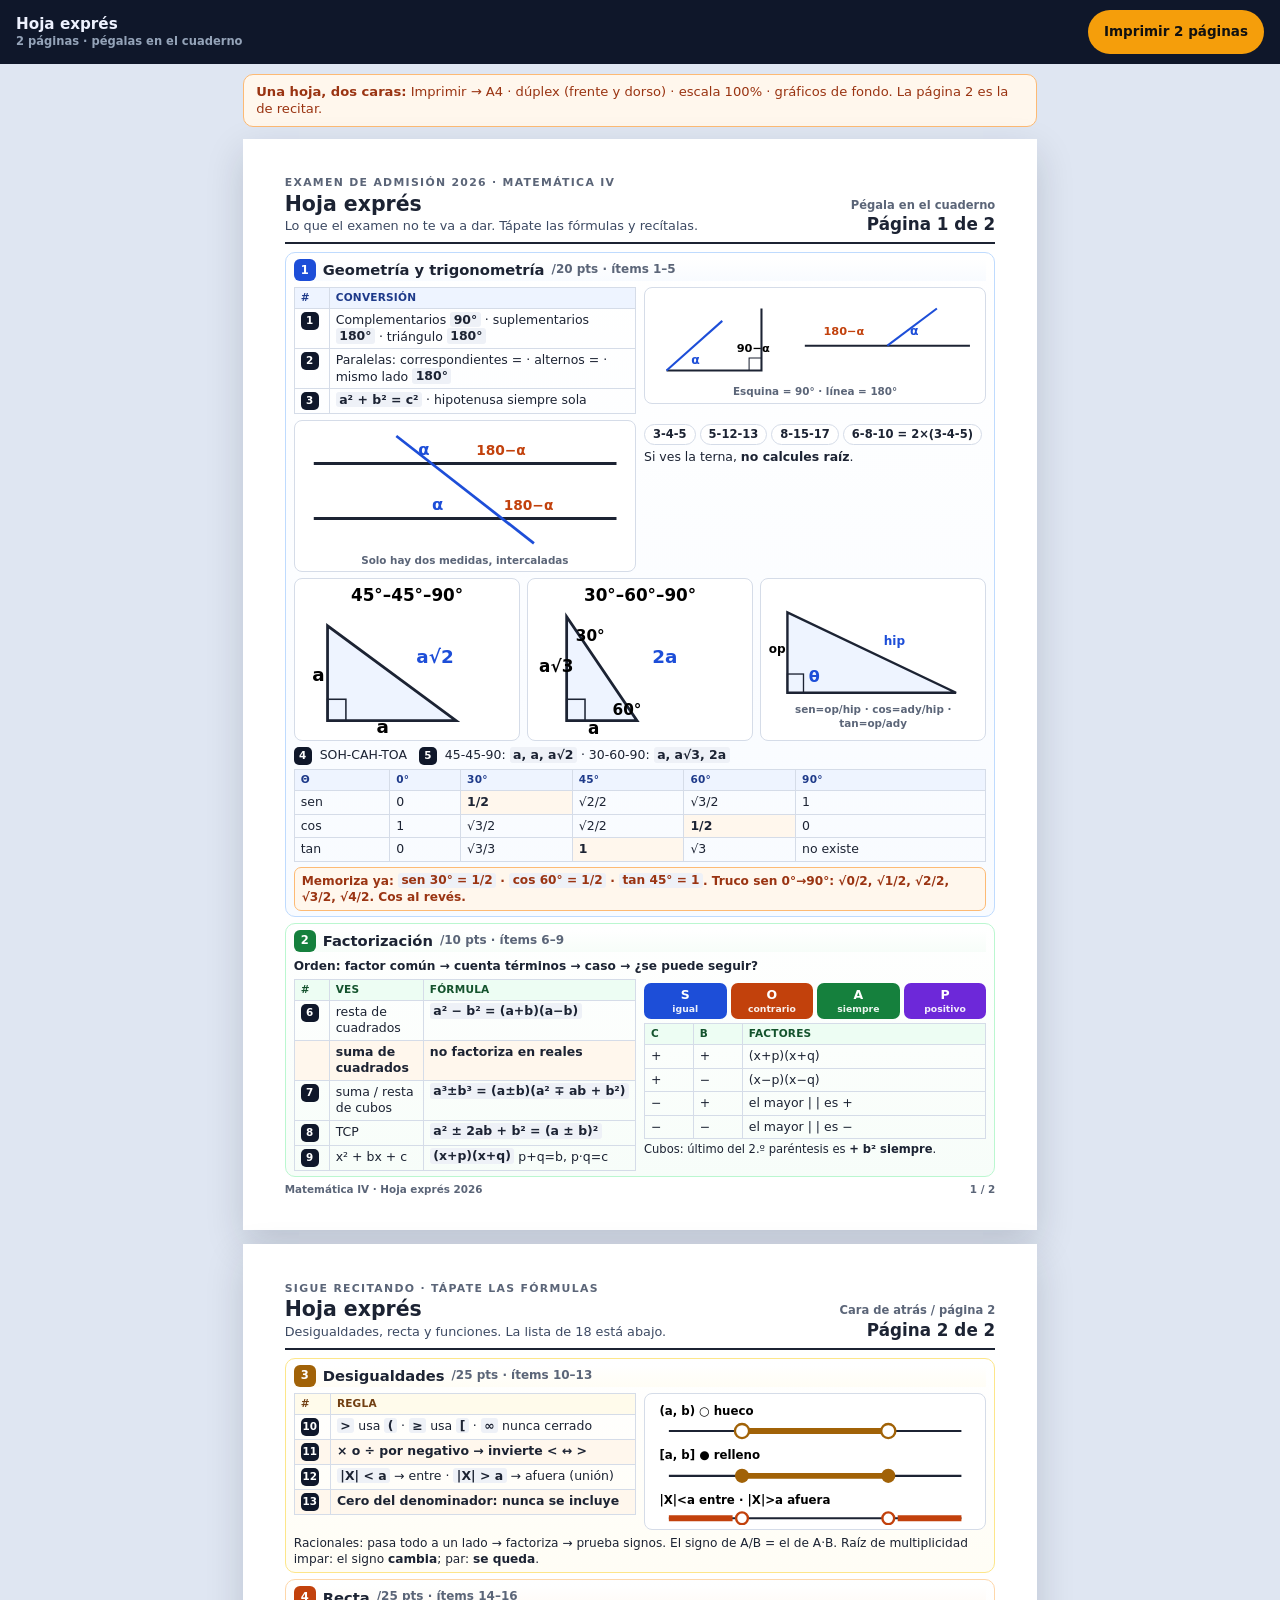
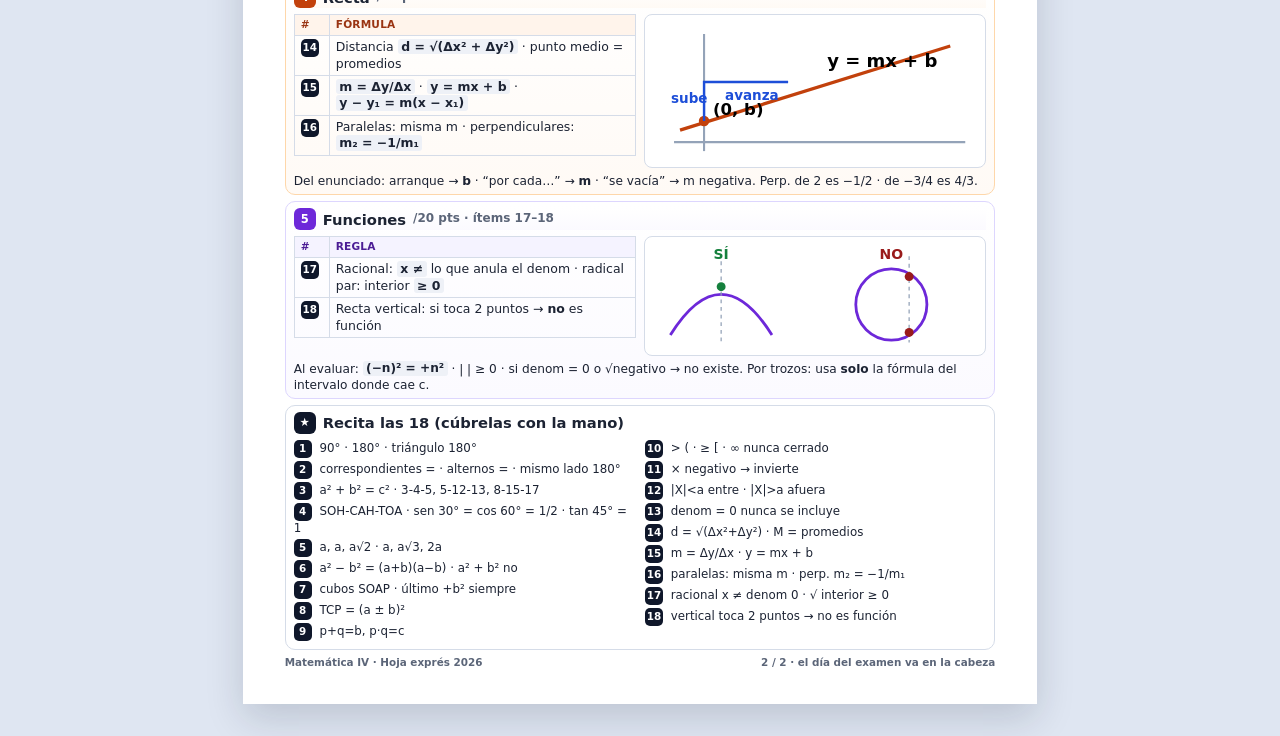
<file: src/IV Matemática 2026 - Hoja exprés.html>
<!DOCTYPE html>
<html lang="es">
<head>
<meta charset="UTF-8">
<meta name="viewport" content="width=device-width, initial-scale=1.0">
<title>Hoja exprés — Matemática IV Bachillerato</title>
<style>
  :root{
    --ink:#1c2333; --muted:#3d4a63; --soft:#5b6578;
    --paper:#fff; --wash:#f3f5fa; --line:#d5dce8;
    --b1:#1d4ed8; --b1bg:#eef4ff; --b1ink:#1e3a8a;
    --b2:#15803d; --b2bg:#edfdf3; --b2ink:#14532d;
    --b3:#a16207; --b3bg:#fffbeb; --b3ink:#713f12;
    --b4:#c2410c; --b4bg:#fff4eb; --b4ink:#9a3412;
    --b5:#6d28d9; --b5bg:#f5f3ff; --b5ink:#4c1d95;
    --warn:#991b1b; --warnbg:#fef2f2;
    --goldbg:#fff7ed;
  }
  *{box-sizing:border-box;}
  html,body{margin:0;padding:0;}
  body{
    background:#dfe6f2; color:var(--ink);
    font-family:"DejaVu Sans","Nunito","Segoe UI",system-ui,sans-serif;
    font-size:13.5px; line-height:1.32;
  }
  a.skip{position:absolute;left:-999px;top:8px;background:#f59e0b;color:#111;font-weight:800;padding:10px 14px;border-radius:10px;}
  a.skip:focus{left:10px;}
  :focus-visible{outline:3px solid #1d4ed8;outline-offset:2px;}

  .toolbar{
    position:sticky;top:0;z-index:20;display:flex;align-items:center;gap:10px;flex-wrap:wrap;
    background:#0f172a;color:#eef2ff;padding:10px 16px;
  }
  .toolbar strong{font-size:.95rem;}
  .toolbar small{display:block;font-weight:600;color:#94a3b8;font-size:.72rem;}
  .btn{
    margin-left:auto;border:none;cursor:pointer;font:inherit;font-weight:800;
    background:#f59e0b;color:#111;padding:10px 16px;border-radius:999px;min-height:44px;
  }
  .hint{
    max-width:210mm;margin:10px auto 0;padding:8px 12px;background:#fff7ed;
    border:1px solid #fdba74;border-radius:10px;font-size:.82rem;color:#9a3412;
  }

  .doc{max-width:210mm;margin:12px auto 32px;}
  .page{
    background:var(--paper);padding:10mm 11mm 9mm;
    box-shadow:0 14px 36px rgba(15,23,42,.16);margin-bottom:14px;
  }

  header.top{
    display:flex;justify-content:space-between;gap:10px;align-items:end;
    border-bottom:2.5px solid var(--ink);padding-bottom:7px;margin-bottom:8px;
  }
  .kicker{font-size:.68rem;font-weight:800;letter-spacing:.12em;text-transform:uppercase;color:var(--soft);}
  h1{font-size:1.28rem;margin:2px 0 0;line-height:1.15;}
  header.top p{margin:2px 0 0;font-size:.8rem;color:var(--muted);}
  .badge{text-align:right;font-size:.72rem;font-weight:800;color:var(--soft);}
  .badge b{display:block;font-size:1.05rem;color:var(--ink);}

  h2{
    font-size:.92rem;margin:0 0 6px;display:flex;align-items:center;gap:7px;
  }
  h2 i{
    font-style:normal;width:22px;height:22px;border-radius:6px;display:grid;place-items:center;
    color:#fff;font-size:.72rem;font-weight:800;flex:none;
  }
  .g1 i{background:var(--b1);} .g2 i{background:var(--b2);}
  .g3 i{background:var(--b3);} .g4 i{background:var(--b4);}
  .g5 i{background:var(--b5);}
  .block{border:1px solid var(--line);border-radius:10px;padding:6px 8px 5px;margin:0 0 6px;}
  .g1{background:linear-gradient(#fff,#f8fbff);border-color:#bfdbfe;}
  .g2{background:linear-gradient(#fff,#f7fdf9);border-color:#bbf7d0;}
  .g3{background:linear-gradient(#fff,#fffdf5);border-color:#fde68a;}
  .g4{background:linear-gradient(#fff,#fffaf5);border-color:#fed7aa;}
  .g5{background:linear-gradient(#fff,#fbfaff);border-color:#ddd6fe;}

  .cols{display:grid;grid-template-columns:1fr 1fr;gap:8px;align-items:start;}
  .cols3{display:grid;grid-template-columns:1fr 1fr 1fr;gap:7px;}
  table{width:100%;border-collapse:collapse;font-size:.78rem;margin:0;}
  th,td{border:1px solid var(--line);padding:3px 6px;vertical-align:top;text-align:left;}
  th{font-size:.66rem;letter-spacing:.02em;text-transform:uppercase;}
  .g1 th{background:var(--b1bg);color:var(--b1ink);}
  .g2 th{background:var(--b2bg);color:var(--b2ink);}
  .g3 th{background:var(--b3bg);color:var(--b3ink);}
  .g4 th{background:var(--b4bg);color:var(--b4ink);}
  .g5 th{background:var(--b5bg);color:var(--b5ink);}
  .hi td, td.hi{background:#fff7ed;font-weight:700;}

  .eq{
    font-family:"DejaVu Sans","Times New Roman",serif;font-weight:700;
    background:#eef1f7;padding:.02em .28em;border-radius:3px;white-space:nowrap;
  }
  .n{
    display:inline-grid;place-items:center;width:18px;height:18px;border-radius:5px;
    background:#0f172a;color:#fff;font-size:.65rem;font-weight:800;margin-right:4px;
  }

  .fig{background:#fff;border:1px solid var(--line);border-radius:8px;padding:4px 5px;text-align:center;}
  .fig svg{max-width:100%;height:auto;display:block;margin:0 auto;}
  .cap{font-size:.65rem;font-weight:800;color:var(--soft);margin-top:2px;}

  .chips{display:flex;flex-wrap:wrap;gap:4px;margin:4px 0;}
  .chip{border:1px solid var(--line);background:#fff;border-radius:999px;padding:2px 8px;font-size:.72rem;font-weight:800;}
  .note{
    font-size:.76rem;font-weight:700;border-radius:7px;padding:5px 7px;margin:5px 0 0;border:1px solid;
  }
  .stop{background:var(--warnbg);border-color:#fecaca;color:var(--warn);}
  .memo{background:var(--goldbg);border-color:#fdba74;color:#9a3412;}

  .soap{display:grid;grid-template-columns:repeat(4,1fr);gap:4px;margin:4px 0;}
  .soap div{text-align:center;border-radius:7px;padding:4px 2px;color:#fff;font-weight:800;font-size:.78rem;}
  .soap small{display:block;font-size:.58rem;opacity:.92;font-weight:700;}
  .sS{background:#1d4ed8;} .sO{background:#c2410c;} .sA{background:#15803d;} .sP{background:#6d28d9;}

  .recite{display:grid;grid-template-columns:1fr 1fr;gap:0 10px;font-size:.74rem;}
  .recite p{margin:0 0 3px;}
  .foot{
    display:flex;justify-content:space-between;gap:8px;margin-top:6px;
    font-size:.65rem;font-weight:800;color:var(--soft);
  }

  @media screen and (max-width:720px){
    .page{margin:8px;padding:14px;}
    .cols,.cols3,.recite{grid-template-columns:1fr;}
    header.top{flex-direction:column;align-items:flex-start;}
    .badge{text-align:left;}
  }

  @media print{
    @page{size:A4;margin:8mm 8mm 9mm;}
    body{background:#fff;font-size:8.7pt;font-family:"DejaVu Sans","Noto Sans",sans-serif;}
    .no-print{display:none !important;}
    .doc{max-width:none;margin:0;}
    .page{box-shadow:none;padding:0;margin:0;break-after:page;}
    .page:last-child{break-after:auto;}
    .fig svg{max-height:72px;}
    h1{font-size:1.12rem;}
    h2{margin-bottom:4px;}
    header.top{margin-bottom:6px;padding-bottom:5px;}
    .note{margin-top:4px;padding:4px 6px;}
    .fig,table,.note{break-inside:avoid;}
    *{-webkit-print-color-adjust:exact;print-color-adjust:exact;}
  }
</style>
</head>
<body>
<a class="skip" href="#ficha">Saltar a la hoja</a>
<div class="toolbar no-print">
  <div><strong>Hoja exprés</strong><small>2 páginas · pégalas en el cuaderno</small></div>
  <button class="btn" type="button" onclick="window.print()">Imprimir 2 páginas</button>
</div>
<p class="hint no-print"><b>Una hoja, dos caras:</b> Imprimir → A4 · dúplex (frente y dorso) · escala 100% · gráficos de fondo. La página 2 es la de recitar.</p>

<main id="ficha" class="doc">

  <!-- PÁGINA 1 -->
  <section class="page">
    <header class="top">
      <div>
        <div class="kicker">Examen de admisión 2026 · Matemática IV</div>
        <h1>Hoja exprés</h1>
        <p>Lo que el examen no te va a dar. Tápate las fórmulas y recítalas.</p>
      </div>
      <div class="badge">Pégala en el cuaderno<b>Página 1 de 2</b></div>
    </header>

    <section class="block g1">
      <h2 class="g1"><i>1</i> Geometría y trigonometría <span style="font-weight:700;color:var(--soft);font-size:.75rem;">/20 pts · ítems 1–5</span></h2>
      <div class="cols">
        <table>
          <thead><tr><th>#</th><th>Conversión</th></tr></thead>
          <tbody>
            <tr><td><span class="n">1</span></td><td>Complementarios <span class="eq">90°</span> · suplementarios <span class="eq">180°</span> · triángulo <span class="eq">180°</span></td></tr>
            <tr><td><span class="n">2</span></td><td>Paralelas: correspondientes = · alternos = · mismo lado <span class="eq">180°</span></td></tr>
            <tr><td><span class="n">3</span></td><td><span class="eq">a² + b² = c²</span> · hipotenusa siempre sola</td></tr>
          </tbody>
        </table>
        <div class="fig" role="img" aria-label="Complementarios 90 grados y suplementarios 180 grados.">
          <svg viewBox="0 0 320 88" width="100%" height="72">
            <path d="M16 76 H108 V16" fill="none" stroke="#1c2333" stroke-width="2"/>
            <path d="M16 76 L70 28" fill="none" stroke="#1d4ed8" stroke-width="2"/>
            <path d="M108 64 H96 V76" fill="none" stroke="#1c2333"/>
            <text x="40" y="70" font-size="12" font-weight="700" fill="#1d4ed8">α</text>
            <text x="84" y="58" font-size="11" font-weight="700">90−α</text>
            <line x1="150" y1="52" x2="310" y2="52" stroke="#1c2333" stroke-width="2"/>
            <line x1="230" y1="52" x2="278" y2="16" stroke="#1d4ed8" stroke-width="2"/>
            <text x="252" y="42" font-size="12" font-weight="700" fill="#1d4ed8">α</text>
            <text x="168" y="42" font-size="11" font-weight="700" fill="#c2410c">180−α</text>
          </svg>
          <div class="cap">Esquina = 90° · línea = 180°</div>
        </div>
      </div>
      <div class="cols" style="margin-top:6px">
        <div class="fig" role="img" aria-label="Dos paralelas y una transversal. Los ángulos se intercalan alfa y 180 menos alfa.">
          <svg viewBox="0 0 240 92" width="100%" height="72">
            <line x1="10" y1="28" x2="230" y2="28" stroke="#1c2333" stroke-width="2.2"/>
            <line x1="10" y1="68" x2="230" y2="68" stroke="#1c2333" stroke-width="2.2"/>
            <line x1="70" y1="8" x2="170" y2="86" stroke="#1d4ed8" stroke-width="2"/>
            <text x="86" y="22" font-size="12" font-weight="800" fill="#1d4ed8">α</text>
            <text x="128" y="22" font-size="10" font-weight="800" fill="#c2410c">180−α</text>
            <text x="96" y="62" font-size="12" font-weight="800" fill="#1d4ed8">α</text>
            <text x="148" y="62" font-size="10" font-weight="800" fill="#c2410c">180−α</text>
          </svg>
          <div class="cap">Solo hay dos medidas, intercaladas</div>
        </div>
        <div>
          <div class="chips">
            <span class="chip">3-4-5</span>
            <span class="chip">5-12-13</span>
            <span class="chip">8-15-17</span>
            <span class="chip">6-8-10 = 2×(3-4-5)</span>
          </div>
          <p style="margin:4px 0 0;font-size:.78rem;">Si ves la terna, <b>no calcules raíz</b>.</p>
        </div>
      </div>
      <div class="cols3" style="margin-top:6px">
        <div class="fig" role="img" aria-label="Triángulo 45 45 90 con catetos a y hipotenusa a raíz de 2.">
          <svg viewBox="0 0 140 100" width="100%" height="92">
            <text x="70" y="12" text-anchor="middle" font-size="11" font-weight="800">45°–45°–90°</text>
            <polygon points="18,90 18,28 102,90" fill="#eef4ff" stroke="#1c2333" stroke-width="1.8"/>
            <rect x="18" y="76" width="12" height="14" fill="none" stroke="#1c2333"/>
            <text x="8" y="64" font-size="12" font-weight="800">a</text>
            <text x="50" y="98" font-size="12" font-weight="800">a</text>
            <text x="76" y="52" font-size="12" font-weight="800" fill="#1d4ed8">a√2</text>
          </svg>
        </div>
        <div class="fig" role="img" aria-label="Triángulo 30 60 90: a, a raíz de 3 y 2a.">
          <svg viewBox="0 0 140 100" width="100%" height="92">
            <text x="70" y="12" text-anchor="middle" font-size="11" font-weight="800">30°–60°–90°</text>
            <polygon points="22,90 22,22 68,90" fill="#eef4ff" stroke="#1c2333" stroke-width="1.8"/>
            <rect x="22" y="76" width="12" height="14" fill="none" stroke="#1c2333"/>
            <text x="28" y="38" font-size="10" font-weight="700">30°</text>
            <text x="52" y="86" font-size="10" font-weight="700">60°</text>
            <text x="4" y="58" font-size="11" font-weight="800">a√3</text>
            <text x="36" y="99" font-size="11" font-weight="800">a</text>
            <text x="78" y="52" font-size="12" font-weight="800" fill="#1d4ed8">2a</text>
          </svg>
        </div>
        <div class="fig" role="img" aria-label="SOH CAH TOA: seno opuesto sobre hipotenusa, coseno adyacente sobre hipotenusa, tangente opuesto sobre adyacente.">
          <svg viewBox="0 0 160 88" width="100%" height="72">
            <polygon points="16,82 16,22 142,82" fill="#eef4ff" stroke="#1c2333" stroke-width="1.8"/>
            <rect x="16" y="68" width="12" height="14" fill="none" stroke="#1c2333"/>
            <text x="32" y="74" font-size="12" font-weight="800" fill="#1d4ed8">θ</text>
            <text x="2" y="52" font-size="9" font-weight="800">op</text>
            <text x="64" y="96" font-size="9" font-weight="800">ady</text>
            <text x="88" y="46" font-size="9" font-weight="800" fill="#1d4ed8">hip</text>
          </svg>
          <div class="cap">sen=op/hip · cos=ady/hip · tan=op/ady</div>
        </div>
      </div>
      <p style="margin:6px 0 4px;font-size:.78rem;"><span class="n">4</span> SOH-CAH-TOA &nbsp; <span class="n">5</span> 45-45-90: <span class="eq">a, a, a√2</span> · 30-60-90: <span class="eq">a, a√3, 2a</span></p>
      <table>
        <thead><tr><th>θ</th><th>0°</th><th>30°</th><th>45°</th><th>60°</th><th>90°</th></tr></thead>
        <tbody>
          <tr><td>sen</td><td>0</td><td class="hi">1/2</td><td>√2/2</td><td>√3/2</td><td>1</td></tr>
          <tr><td>cos</td><td>1</td><td>√3/2</td><td>√2/2</td><td class="hi">1/2</td><td>0</td></tr>
          <tr><td>tan</td><td>0</td><td>√3/3</td><td class="hi">1</td><td>√3</td><td>no existe</td></tr>
        </tbody>
      </table>
      <p class="note memo">Memoriza ya: <span class="eq">sen 30° = 1/2</span> · <span class="eq">cos 60° = 1/2</span> · <span class="eq">tan 45° = 1</span>. Truco sen 0°→90°: √0/2, √1/2, √2/2, √3/2, √4/2. Cos al revés.</p>
    </section>

    <section class="block g2">
      <h2 class="g2"><i>2</i> Factorización <span style="font-weight:700;color:var(--soft);font-size:.75rem;">/10 pts · ítems 6–9</span></h2>
      <p style="margin:0 0 5px;font-size:.76rem;font-weight:700;">Orden: factor común → cuenta términos → caso → ¿se puede seguir?</p>
      <div class="cols">
        <table>
          <thead><tr><th>#</th><th>Ves</th><th>Fórmula</th></tr></thead>
          <tbody>
            <tr><td><span class="n">6</span></td><td>resta de cuadrados</td><td><span class="eq">a² − b² = (a+b)(a−b)</span></td></tr>
            <tr class="hi"><td></td><td>suma de cuadrados</td><td><b>no factoriza</b> en reales</td></tr>
            <tr><td><span class="n">7</span></td><td>suma / resta de cubos</td><td><span class="eq">a³±b³ = (a±b)(a² ∓ ab + b²)</span></td></tr>
            <tr><td><span class="n">8</span></td><td>TCP</td><td><span class="eq">a² ± 2ab + b² = (a ± b)²</span></td></tr>
            <tr><td><span class="n">9</span></td><td>x² + bx + c</td><td><span class="eq">(x+p)(x+q)</span> p+q=b, p·q=c</td></tr>
          </tbody>
        </table>
        <div>
          <div class="soap" aria-label="SOAP: Same Opposite Always Positive">
            <div class="sS">S<small>igual</small></div>
            <div class="sO">O<small>contrario</small></div>
            <div class="sA">A<small>siempre</small></div>
            <div class="sP">P<small>positivo</small></div>
          </div>
          <table>
            <thead><tr><th>c</th><th>b</th><th>Factores</th></tr></thead>
            <tbody>
              <tr><td>+</td><td>+</td><td>(x+p)(x+q)</td></tr>
              <tr><td>+</td><td>−</td><td>(x−p)(x−q)</td></tr>
              <tr><td>−</td><td>+</td><td>el mayor | | es +</td></tr>
              <tr><td>−</td><td>−</td><td>el mayor | | es −</td></tr>
            </tbody>
          </table>
          <p style="margin:3px 0 0;font-size:.72rem;">Cubos: último del 2.º paréntesis es <b>+ b² siempre</b>.</p>
        </div>
      </div>
    </section>
    <div class="foot"><span>Matemática IV · Hoja exprés 2026</span><span>1 / 2</span></div>
  </section>

  <!-- PÁGINA 2 -->
  <section class="page">
    <header class="top">
      <div>
        <div class="kicker">Sigue recitando · tápate las fórmulas</div>
        <h1>Hoja exprés</h1>
        <p>Desigualdades, recta y funciones. La lista de 18 está abajo.</p>
      </div>
      <div class="badge">Cara de atrás / página 2<b>Página 2 de 2</b></div>
    </header>

    <section class="block g3">
      <h2 class="g3"><i>3</i> Desigualdades <span style="font-weight:700;color:var(--soft);font-size:.75rem;">/25 pts · ítems 10–13</span></h2>
      <div class="cols">
        <table>
          <thead><tr><th>#</th><th>Regla</th></tr></thead>
          <tbody>
            <tr><td><span class="n">10</span></td><td><span class="eq">&gt;</span> usa <span class="eq">(</span> · <span class="eq">≥</span> usa <span class="eq">[</span> · <span class="eq">∞</span> nunca cerrado</td></tr>
            <tr class="hi"><td><span class="n">11</span></td><td>× o ÷ por negativo → <b>invierte</b> &lt; ↔ &gt;</td></tr>
            <tr><td><span class="n">12</span></td><td><span class="eq">|X| &lt; a</span> → entre · <span class="eq">|X| &gt; a</span> → afuera (unión)</td></tr>
            <tr class="hi"><td><span class="n">13</span></td><td>Cero del denominador: <b>nunca</b> se incluye</td></tr>
          </tbody>
        </table>
        <div>
          <div class="fig" role="img" aria-label="Intervalo abierto con círculos huecos y cerrado con rellenos. Valor absoluto menor pinta entre, mayor pinta afuera.">
            <svg viewBox="0 0 280 108" width="100%" height="108">
              <text x="8" y="14" font-size="10" font-weight="800">(a, b)  ○ hueco</text>
              <line x1="16" y1="28" x2="264" y2="28" stroke="#1c2333" stroke-width="1.8"/>
              <line x1="78" y1="28" x2="202" y2="28" stroke="#a16207" stroke-width="5"/>
              <circle cx="78" cy="28" r="6" fill="#fff" stroke="#a16207" stroke-width="2"/>
              <circle cx="202" cy="28" r="6" fill="#fff" stroke="#a16207" stroke-width="2"/>
              <text x="8" y="52" font-size="10" font-weight="800">[a, b]  ● relleno</text>
              <line x1="16" y1="66" x2="264" y2="66" stroke="#1c2333" stroke-width="1.8"/>
              <line x1="78" y1="66" x2="202" y2="66" stroke="#a16207" stroke-width="5"/>
              <circle cx="78" cy="66" r="6" fill="#a16207"/>
              <circle cx="202" cy="66" r="6" fill="#a16207"/>
              <text x="8" y="90" font-size="10" font-weight="800">|X|&lt;a entre · |X|&gt;a afuera</text>
              <line x1="16" y1="102" x2="264" y2="102" stroke="#1c2333" stroke-width="1.6"/>
              <line x1="16" y1="102" x2="70" y2="102" stroke="#c2410c" stroke-width="5"/>
              <line x1="210" y1="102" x2="264" y2="102" stroke="#c2410c" stroke-width="5"/>
              <circle cx="78" cy="102" r="5" fill="#fff" stroke="#c2410c" stroke-width="2"/>
              <circle cx="202" cy="102" r="5" fill="#fff" stroke="#c2410c" stroke-width="2"/>
            </svg>
          </div>
        </div>
      </div>
      <p style="margin:5px 0 0;font-size:.76rem;">Racionales: pasa todo a un lado → factoriza → prueba signos. El signo de A/B = el de A·B. Raíz de multiplicidad impar: el signo <b>cambia</b>; par: <b>se queda</b>.</p>
    </section>

    <section class="block g4">
      <h2 class="g4"><i>4</i> Recta <span style="font-weight:700;color:var(--soft);font-size:.75rem;">/25 pts · ítems 14–16</span></h2>
      <div class="cols">
        <table>
          <thead><tr><th>#</th><th>Fórmula</th></tr></thead>
          <tbody>
            <tr><td><span class="n">14</span></td><td>Distancia <span class="eq">d = √(Δx² + Δy²)</span> · punto medio = promedios</td></tr>
            <tr><td><span class="n">15</span></td><td><span class="eq">m = Δy/Δx</span> · <span class="eq">y = mx + b</span> · <span class="eq">y − y₁ = m(x − x₁)</span></td></tr>
            <tr><td><span class="n">16</span></td><td>Paralelas: misma m · perpendiculares: <span class="eq">m₂ = −1/m₁</span></td></tr>
          </tbody>
        </table>
        <div class="fig" role="img" aria-label="Recta y igual a mx más b. Desde el corte con el eje y se aplica sube sobre avanza.">
          <svg viewBox="0 0 220 96" width="100%" height="92">
            <line x1="16" y1="82" x2="210" y2="82" stroke="#94a3b8" stroke-width="1.4"/>
            <line x1="36" y1="10" x2="36" y2="88" stroke="#94a3b8" stroke-width="1.4"/>
            <line x1="20" y1="74" x2="200" y2="18" stroke="#c2410c" stroke-width="2.2"/>
            <circle cx="36" cy="68" r="3.5" fill="#c2410c"/>
            <text x="42" y="64" font-size="11" font-weight="800">(0, b)</text>
            <path d="M36 68 V42 H92" fill="none" stroke="#1d4ed8" stroke-width="1.6"/>
            <text x="14" y="56" font-size="9" font-weight="800" fill="#1d4ed8">sube</text>
            <text x="50" y="54" font-size="9" font-weight="800" fill="#1d4ed8">avanza</text>
            <text x="118" y="32" font-size="12" font-weight="800">y = mx + b</text>
          </svg>
        </div>
      </div>
      <p style="margin:5px 0 0;font-size:.76rem;">Del enunciado: arranque → <b>b</b> · “por cada…” → <b>m</b> · “se vacía” → m negativa. Perp. de 2 es −1/2 · de −3/4 es 4/3.</p>
    </section>

    <section class="block g5">
      <h2 class="g5"><i>5</i> Funciones <span style="font-weight:700;color:var(--soft);font-size:.75rem;">/20 pts · ítems 17–18</span></h2>
      <div class="cols">
        <table>
          <thead><tr><th>#</th><th>Regla</th></tr></thead>
          <tbody>
            <tr><td><span class="n">17</span></td><td>Racional: <span class="eq">x ≠</span> lo que anula el denom · radical par: interior <span class="eq">≥ 0</span></td></tr>
            <tr><td><span class="n">18</span></td><td>Recta vertical: si toca 2 puntos → <b>no</b> es función</td></tr>
          </tbody>
        </table>
        <div class="fig" role="img" aria-label="Parábola sí es función. Círculo no es función porque la vertical toca dos puntos.">
          <svg viewBox="0 0 260 86" width="100%" height="86">
            <text x="56" y="14" text-anchor="middle" font-size="11" font-weight="800" fill="#15803d">SÍ</text>
            <path d="M16 74 Q56 10 96 74" fill="none" stroke="#6d28d9" stroke-width="2.2"/>
            <line x1="56" y1="16" x2="56" y2="80" stroke="#94a3b8" stroke-dasharray="3 3"/>
            <circle cx="56" cy="36" r="3.5" fill="#15803d"/>
            <text x="190" y="14" text-anchor="middle" font-size="11" font-weight="800" fill="#991b1b">NO</text>
            <circle cx="190" cy="50" r="28" fill="none" stroke="#6d28d9" stroke-width="2.2"/>
            <line x1="204" y1="12" x2="204" y2="80" stroke="#94a3b8" stroke-dasharray="3 3"/>
            <circle cx="204" cy="28" r="3.5" fill="#991b1b"/>
            <circle cx="204" cy="72" r="3.5" fill="#991b1b"/>
          </svg>
        </div>
      </div>
      <p style="margin:5px 0 0;font-size:.76rem;">Al evaluar: <span class="eq">(−n)² = +n²</span> · | | ≥ 0 · si denom = 0 o √negativo → no existe. Por trozos: usa <b>solo</b> la fórmula del intervalo donde cae c.</p>
    </section>

    <section class="block" style="background:#fff;">
      <h2><i style="background:#0f172a;">★</i> Recita las 18 (cúbrelas con la mano)</h2>
      <div class="recite">
        <div>
          <p><span class="n">1</span> 90° · 180° · triángulo 180°</p>
          <p><span class="n">2</span> correspondientes = · alternos = · mismo lado 180°</p>
          <p><span class="n">3</span> a² + b² = c² · 3-4-5, 5-12-13, 8-15-17</p>
          <p><span class="n">4</span> SOH-CAH-TOA · sen 30° = cos 60° = 1/2 · tan 45° = 1</p>
          <p><span class="n">5</span> a, a, a√2 · a, a√3, 2a</p>
          <p><span class="n">6</span> a² − b² = (a+b)(a−b) · a² + b² no</p>
          <p><span class="n">7</span> cubos SOAP · último +b² siempre</p>
          <p><span class="n">8</span> TCP = (a ± b)²</p>
          <p><span class="n">9</span> p+q=b, p·q=c</p>
        </div>
        <div>
          <p><span class="n">10</span> &gt; ( · ≥ [ · ∞ nunca cerrado</p>
          <p><span class="n">11</span> × negativo → invierte</p>
          <p><span class="n">12</span> |X|&lt;a entre · |X|&gt;a afuera</p>
          <p><span class="n">13</span> denom = 0 nunca se incluye</p>
          <p><span class="n">14</span> d = √(Δx²+Δy²) · M = promedios</p>
          <p><span class="n">15</span> m = Δy/Δx · y = mx + b</p>
          <p><span class="n">16</span> paralelas: misma m · perp. m₂ = −1/m₁</p>
          <p><span class="n">17</span> racional x ≠ denom 0 · √ interior ≥ 0</p>
          <p><span class="n">18</span> vertical toca 2 puntos → no es función</p>
        </div>
      </div>
    </section>
    <div class="foot"><span>Matemática IV · Hoja exprés 2026</span><span>2 / 2 · el día del examen va en la cabeza</span></div>
  </section>
</main>
</body>
</html>
</file>
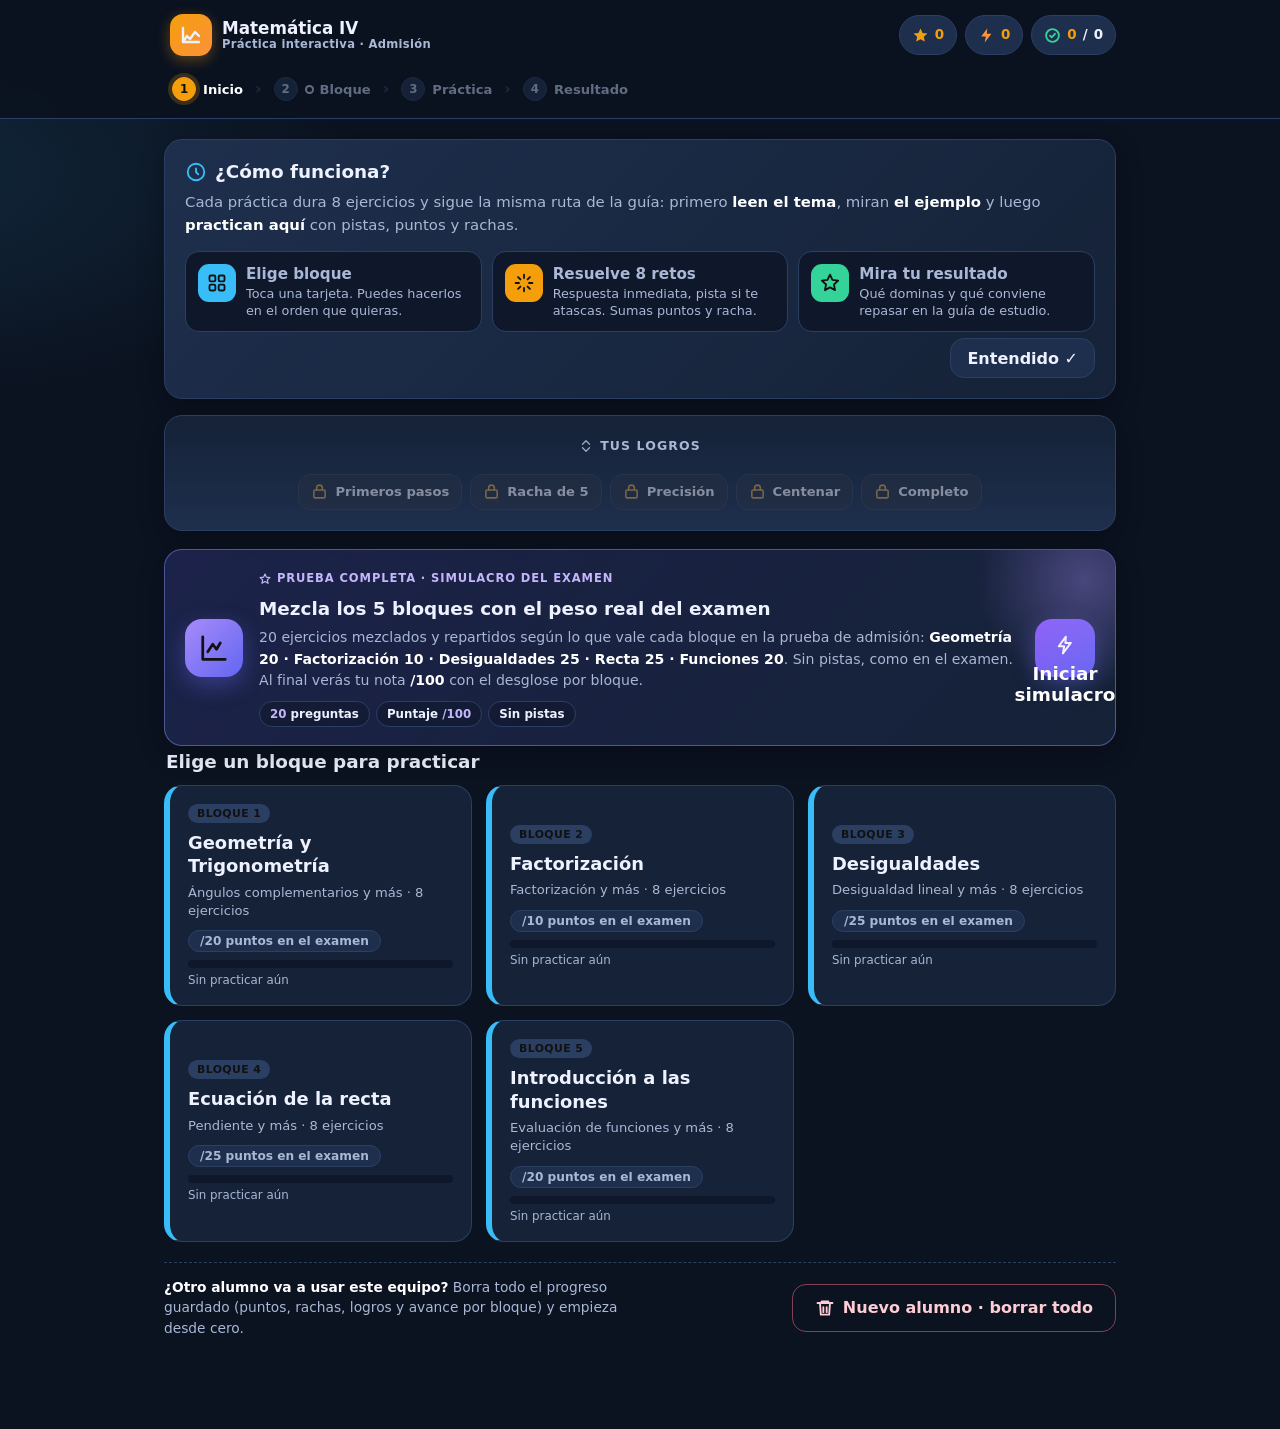
<file: src/IV Matemática 2026 - Práctica interactiva.html>
<!DOCTYPE html>
<html lang="es">
<head>
<meta charset="UTF-8">
<meta name="viewport" content="width=device-width, initial-scale=1.0">
<title>Práctica Interactiva — Matemática IV Bachillerato</title>
<style>
  :root{
    /* Tono base (oscuro / apto para lectura larga) */
    --bg:#0b1220; --bg2:#0f172a; --panel:#152237; --panel2:#1e2f4d; --panel3:#26395c;
    --text:#eef2ff; --muted:#a9b8d6; --line:#2b3f63;
    /* Semántica */
    --ok:#34d399; --ok-bg:rgba(52,211,153,.15); --ok-line:#34d399;
    --bad:#fb7185; --bad-bg:rgba(251,113,133,.14); --bad-line:#fb7185;
    --accent:#f59e0b; --accent-ink:#111;
    --info:#38bdf8; --ring:#7dd3fc;
    /* Identidad por bloque */
    --b1:#3b82f6; --b2:#22c55e; --b3:#eab308; --b4:#fb923c; --b5:#a78bfa;
    --radius:18px;
    --ease:cubic-bezier(.22,.8,.36,1);
  }
  *{box-sizing:border-box;margin:0;padding:0;}
  body{background:
        radial-gradient(1100px 480px at 85% -12%, rgba(99,102,241,.20), transparent 60%),
        radial-gradient(900px 420px at -10% 12%, rgba(56,189,248,.13), transparent 55%),
        var(--bg);
        color:var(--text);
        font-family:'Baloo 2','Fredoka','Nunito','Segoe UI',system-ui,Roboto,Arial,sans-serif;
        line-height:1.55; min-height:100dvh; -webkit-font-smoothing:antialiased;}
  button{font-family:inherit;}
  input{font-family:inherit;}
  a.skip{position:fixed;left:-999px;top:8px;z-index:2000;background:var(--accent);color:var(--accent-ink);
         font-weight:800;padding:12px 18px;border-radius:12px;}
  a.skip:focus{left:10px;color:var(--accent-ink);}
  :focus-visible{outline:3px solid var(--ring);outline-offset:2px;}
  ::selection{background:var(--accent);color:var(--accent-ink);}
  .hidden{display:none!important;}

  /* ---------- Cabecera: marca + mapa de navegación ---------- */
  header{position:sticky;top:0;z-index:40;background:rgba(11,18,32,.9);
         backdrop-filter:blur(10px);border-bottom:1px solid var(--line);}
  .hrow{max-width:980px;margin:0 auto;padding:10px 14px 6px;display:flex;align-items:center;gap:10px;flex-wrap:wrap;}
  .brand{display:flex;align-items:center;gap:10px;background:none;border:none;color:var(--text);
         cursor:pointer;text-align:left;padding:4px 6px;border-radius:12px;transition:background .18s;}
  .brand:hover{background:rgba(255,255,255,.06);}
  .brand .logo{width:42px;height:42px;border-radius:13px;display:grid;place-items:center;flex:none;
               background:linear-gradient(135deg,var(--accent),#fb923c);box-shadow:0 4px 14px rgba(245,158,11,.35);}
  .brand h1{font-size:1.05rem;line-height:1.2;font-weight:800;}
  .brand h1 small{display:block;font-weight:600;color:var(--muted);font-size:.72rem;letter-spacing:.3px;}
  .stats{margin-left:auto;display:flex;gap:8px;flex-wrap:wrap;}
  .stat{display:inline-flex;align-items:center;gap:6px;background:var(--panel2);border:1px solid var(--line);
        padding:5px 12px;border-radius:999px;font-size:.84rem;font-weight:700;min-height:40px;white-space:nowrap;}
  .stat svg{flex:none;}
  .stat b{color:var(--accent);font-variant-numeric:tabular-nums;}

  /* Mapa de navegación (pasos 1→4) */
  nav.steps{max-width:980px;margin:0 auto;padding:4px 12px 10px;display:flex;gap:0;overflow-x:auto;scrollbar-width:thin;}
  .step{display:inline-flex;align-items:center;gap:7px;border:none;background:transparent;cursor:default;
        color:var(--muted);font-weight:700;font-size:.82rem;padding:7px 10px;border-radius:999px;
        white-space:nowrap;transition:color .2s,background .2s;}
  .step .lbl{display:inline-flex;align-items:center;gap:6px;}
  .step .mode-dot{width:9px;height:9px;border-radius:50%;flex:none;background:transparent;box-shadow:inset 0 0 0 2px var(--muted);}
  .step.active .mode-dot,.step.done .mode-dot{background:#8b5cf6;box-shadow:none;}
  .step:not([data-step="intro"]) .mode-dot{display:none;}
  .step .num{width:24px;height:24px;border-radius:50%;display:grid;place-items:center;font-size:.74rem;flex:none;
             background:var(--panel2);color:var(--muted);border:1px solid var(--line);font-variant-numeric:tabular-nums;}
  .step.done{color:var(--text);cursor:pointer;}
  .step.done:hover{background:rgba(255,255,255,.07);}
  .step.done .num{background:rgba(52,211,153,.16);color:#6ee7b7;border-color:rgba(52,211,153,.55);}
  .step.active{color:#fff;}
  .step.active .num{background:var(--accent);color:var(--accent-ink);border-color:var(--accent);box-shadow:0 0 0 4px rgba(245,158,11,.2);}
  .step.upcoming{opacity:.55;}
  .step.arrow{color:var(--line);padding:0 2px;font-size:1rem;flex:none;}

  main{max-width:980px;margin:0 auto;padding:20px 14px 90px;}
  .screen{animation:rise .32s var(--ease) both;}
  @keyframes rise{from{opacity:0;transform:translateY(14px);}to{opacity:1;transform:none;}}
  .card{background:linear-gradient(180deg,var(--panel),var(--panel2));border:1px solid var(--line);
        border-radius:var(--radius);padding:20px;margin-bottom:16px;box-shadow:0 8px 26px rgba(0,0,0,.28);}
  .center{text-align:center;}
  h2{font-size:1.4rem;line-height:1.25;margin-bottom:8px;}
  h3{font-size:1.08rem;margin-bottom:6px;}
  .muted{color:var(--muted);}
  .eyebrow{display:inline-flex;align-items:center;gap:7px;font-size:.78rem;font-weight:800;letter-spacing:1.1px;
           text-transform:uppercase;color:var(--muted);margin-bottom:6px;}
  .eyebrow svg{opacity:.9;}

  /* ---------- Inicio ---------- */
  .how{background:linear-gradient(135deg,var(--panel2),var(--panel));border:1px solid var(--line);}
  .how h2{font-size:1.15rem;display:flex;align-items:center;gap:8px;}
  .howsteps{display:grid;grid-template-columns:repeat(auto-fit,minmax(170px,1fr));gap:10px;margin:14px 0 6px;}
  .howstep{display:flex;gap:10px;align-items:flex-start;background:var(--bg2);border:1px solid var(--line);
           padding:12px;border-radius:14px;text-align:left;}
  .howstep .ico{width:38px;height:38px;border-radius:11px;display:grid;place-items:center;flex:none;
                color:#111;background:var(--panel3);}
  .howstep .ico.s1{background:var(--info);}
  .howstep .ico.s2{background:var(--accent);}
  .howstep .ico.s3{background:var(--ok);}
  .howstep b{display:block;font-size:.95rem;}
  .howstep span{font-size:.8rem;color:var(--muted);line-height:1.35;}
  .dismissrow{display:flex;justify-content:flex-end;margin-top:6px;}

  .grid{display:grid;grid-template-columns:repeat(auto-fit,minmax(250px,1fr));gap:14px;}
  .block{position:relative;background:var(--panel);border:1px solid var(--line);border-left:6px solid var(--info);
         border-radius:var(--radius);padding:18px;cursor:pointer;text-align:left;color:var(--text);
         overflow:hidden;transition:transform .18s var(--ease),box-shadow .18s var(--ease),border-color .18s;}
  .block:hover{transform:translateY(-3px);box-shadow:0 14px 30px rgba(0,0,0,.4);}
  .block:active{transform:translateY(0) scale(.99);}
  .block .top{display:flex;align-items:flex-start;justify-content:space-between;gap:8px;margin-bottom:8px;}
  .block .chip{font-size:.68rem;font-weight:800;letter-spacing:.4px;padding:3px 9px;border-radius:999px;color:#111;
               background:var(--line);text-transform:uppercase;}
  .block h3{font-size:1.12rem;line-height:1.3;}
  .block .desc{font-size:.82rem;color:var(--muted);margin:2px 0 10px;line-height:1.4;}
  .block .pts{display:inline-block;background:var(--panel2);border:1px solid var(--line);padding:3px 11px;
              border-radius:999px;font-size:.76rem;color:var(--muted);font-weight:700;margin-bottom:8px;}
  .bar{height:8px;background:var(--bg2);border-radius:999px;overflow:hidden;}
  .bar i{display:block;height:100%;width:0;border-radius:999px;transition:width .4s var(--ease);}
  .barlbl{display:flex;justify-content:space-between;font-size:.74rem;color:var(--muted);margin-top:5px;}
  .go{position:absolute;right:16px;bottom:16px;width:34px;height:34px;border-radius:50%;display:grid;
      place-items:center;background:var(--panel2);border:1px solid var(--line);color:var(--text);opacity:0;
      transform:translateX(-6px);transition:.2s var(--ease);}
  .block:hover .go{opacity:1;transform:none;}
  .bb1{border-left-color:var(--b1);}.bc1{color:var(--b1)!important;}
  .bb2{border-left-color:var(--b2);}.bc2{color:var(--b2)!important;}
  .bb3{border-left-color:var(--b3);}.bc3{color:var(--b3)!important;}
  .bb4{border-left-color:var(--b4);}.bc4{color:var(--b4)!important;}
  .bb5{border-left-color:var(--b5);}.bc5{color:var(--b5)!important;}
  .ch1{background:var(--b1);}.ch2{background:var(--b2);}.ch3{background:var(--b3);}
  .ch4{background:var(--b4);}.ch5{background:var(--b5);}

  /* ---------- Prueba completa (simulacro del examen) ---------- */
  .fullcard{display:flex;align-items:center;gap:16px;flex-wrap:wrap;position:relative;overflow:hidden;
    background:linear-gradient(135deg,rgba(99,102,241,.20),var(--panel));
    border:1px solid rgba(129,140,248,.5);border-radius:var(--radius);padding:18px 20px;
    margin:18px 0 4px;box-shadow:0 8px 26px rgba(0,0,0,.28);}
  .fullcard::before{content:'';position:absolute;right:-80px;top:-80px;width:220px;height:220px;pointer-events:none;
    background:radial-gradient(circle,rgba(167,139,250,.35),transparent 70%);}
  .fullcard .big{width:58px;height:58px;border-radius:17px;flex:none;display:grid;place-items:center;color:#111;
    background:linear-gradient(135deg,#a78bfa,#6366f1);box-shadow:0 8px 22px rgba(99,102,241,.4);}
  .fullcard .txt{flex:1 1 300px;min-width:230px;}
  .fullcard h3{font-size:1.15rem;display:flex;align-items:center;gap:8px;flex-wrap:wrap;margin:2px 0 0;}
  .fullcard .desc{font-size:.88rem;color:var(--muted);margin:4px 0 0;line-height:1.5;}
  .fullcard .desc b{color:#fff;}
  .fullcard .pts{display:flex;gap:6px;flex-wrap:wrap;margin-top:10px;}
  .fullcard .pt{background:rgba(15,23,42,.55);border:1px solid var(--line);border-radius:999px;
    padding:3px 10px;font-size:.74rem;font-weight:700;color:var(--text);}
  .fullcard .pt b{color:#c4b5fd;}
  .fullbadge{display:inline-flex;align-items:center;gap:6px;color:#c4b5fd;font-size:.72rem;font-weight:800;
    letter-spacing:.9px;text-transform:uppercase;}
  .btn.full{background:linear-gradient(135deg,#8b5cf6,#6366f1);color:#fff;}
  .btn.full:hover{filter:brightness(1.12);box-shadow:0 8px 20px rgba(99,102,241,.45);}

  /* Zona "Nuevo alumno" (perfil por equipo / reinicio total) */
  .resetrow{display:flex;align-items:center;justify-content:space-between;gap:12px;flex-wrap:wrap;
    margin:20px 0 0;padding-top:14px;border-top:1px dashed var(--line);}
  .resetrow .rtxt{font-size:.86rem;color:var(--muted);max-width:480px;line-height:1.5;}
  .resetrow .rtxt b{color:#fff;}
  .btn.ghost-danger{background:transparent;border:1px solid rgba(251,113,133,.5);color:#fecdd3;}
  .btn.ghost-danger:hover{background:rgba(251,113,133,.14);filter:none;box-shadow:none;}
  .btn .ico{width:20px;height:20px;}

  /* ---------- Intro de bloque ---------- */
  .introhead{display:flex;align-items:center;gap:14px;margin-bottom:6px;flex-wrap:wrap;}
  .introhead .big{width:56px;height:56px;border-radius:16px;display:grid;place-items:center;color:#111;flex:none;}
  .introhead h2{margin:0;font-size:1.5rem;}
  .topics{list-style:none;margin:10px 0 4px;display:grid;grid-template-columns:repeat(auto-fit,minmax(220px,1fr));gap:8px;}
  .topics li{display:flex;gap:9px;align-items:flex-start;background:var(--bg2);border:1px solid var(--line);
             padding:9px 12px;border-radius:12px;font-size:.9rem;}
  .topics li svg{flex:none;margin-top:2px;color:var(--ok);}
  .scorebox{display:flex;gap:14px;flex-wrap:wrap;margin:14px 0 6px;}
  .scoremini{flex:1 1 150px;background:var(--bg2);border:1px solid var(--line);border-radius:14px;padding:12px;}
  .scoremini .lbl{font-size:.72rem;text-transform:uppercase;letter-spacing:.8px;color:var(--muted);font-weight:800;}
  .scoremini .val{font-size:1.5rem;font-weight:800;font-variant-numeric:tabular-nums;}
  .method{display:flex;gap:8px;align-items:center;background:rgba(56,189,248,.08);border:1px dashed var(--info);
          padding:10px 14px;border-radius:12px;font-size:.9rem;color:#cdeffd;margin:6px 0 0;}
  .method b{color:#fff;}
  .method .m-arrow{color:var(--info);font-weight:900;}

  /* ---------- Botones ---------- */
  .btn{display:inline-flex;align-items:center;justify-content:center;gap:8px;background:var(--accent);
       color:var(--accent-ink);border:none;cursor:pointer;font-weight:800;font-size:1rem;
       padding:13px 22px;border-radius:14px;min-height:48px;transition:transform .12s var(--ease),filter .15s,box-shadow .18s;}
  .btn:hover{filter:brightness(1.08);transform:translateY(-1px);box-shadow:0 8px 20px rgba(245,158,11,.25);}
  .btn:active{transform:scale(.97);}
  .btn.secondary{background:var(--panel2);color:var(--text);border:1px solid var(--line);}
  .btn.secondary:hover{filter:brightness(1.15);box-shadow:none;}
  .btn.ghost{background:transparent;border:1px solid var(--line);color:var(--text);}
  .btn.danger{background:rgba(251,113,133,.15);color:#fecdd3;border:1px solid var(--bad-line);}
  .btn.big{font-size:1.15rem;padding:16px 30px;}
  .btn:disabled{opacity:.5;cursor:not-allowed;transform:none;filter:grayscale(.3);box-shadow:none;}
  .btnrow{display:flex;gap:10px;flex-wrap:wrap;align-items:center;margin-top:16px;}
  .btnrow.right{justify-content:flex-end;}
  .btnrow.center{justify-content:center;}
  .btn .ico{width:20px;height:20px;}

  /* ---------- Pantalla de práctica ---------- */
  .qtop{display:flex;align-items:center;gap:10px;flex-wrap:wrap;margin-bottom:14px;}
  .tag{padding:5px 12px;border-radius:999px;font-size:.78rem;font-weight:800;color:#111;letter-spacing:.2px;
       display:inline-flex;align-items:center;gap:6px;}
  .qcount{display:inline-flex;align-items:center;gap:7px;background:var(--panel2);border:1px solid var(--line);
          padding:5px 13px;border-radius:999px;font-size:.85rem;font-weight:700;}
  .qcount b{font-variant-numeric:tabular-nums;color:var(--accent);}
  .spacer{flex:1;}
  .exitbtn{display:inline-flex;align-items:center;gap:6px;background:var(--panel2);border:1px solid var(--line);
           color:var(--muted);font-weight:700;font-size:.85rem;padding:8px 13px;border-radius:999px;cursor:pointer;
           min-height:42px;transition:.15s;}
  .exitbtn:hover{color:#fff;border-color:var(--bad-line);background:rgba(251,113,133,.12);}
  .exitbtn .ico{width:17px;height:17px;}

  .progwrap{margin-bottom:16px;}
  .proglbl{display:flex;justify-content:space-between;font-size:.8rem;color:var(--muted);font-weight:700;margin-bottom:6px;}
  .track{height:10px;background:var(--bg2);border-radius:999px;overflow:hidden;border:1px solid var(--line);}
  .fill{height:100%;width:0;border-radius:999px;background:linear-gradient(90deg,var(--accent),var(--b4));
        transition:width .35s var(--ease);}
  .dots{display:flex;gap:6px;margin-top:9px;flex-wrap:wrap;}
  .dot{width:12px;height:12px;border-radius:50%;background:var(--panel3);border:1px solid var(--line);
       transition:.2s;}
  .dot.on{background:var(--ok);border-color:var(--ok);}
  .dot.cur{box-shadow:0 0 0 4px rgba(245,158,11,.25);background:var(--accent);border-color:var(--accent);
           animation:pulse 1.4s ease-in-out infinite;}
  @keyframes pulse{0%,100%{transform:scale(1);}50%{transform:scale(1.25);}}

  .prompt{background:var(--bg2);border:1px solid var(--line);border-left:4px solid var(--info);
          padding:16px 18px;border-radius:14px;}
  .prompt .cat{font-size:.8rem;font-weight:800;letter-spacing:.6px;text-transform:uppercase;color:var(--muted);}
  .prompt .math{display:block;font-size:1.22rem;font-weight:700;margin-top:6px;color:#fff;line-height:1.45;
                word-break:break-word;}

  .opts{display:grid;gap:10px;margin-top:16px;}
  .opt{background:var(--panel2);border:2px solid var(--line);border-radius:14px;padding:14px 16px;min-height:54px;
       text-align:left;cursor:pointer;font-size:1rem;color:var(--text);transition:border-color .15s,transform .1s,background .15s;}
  .opt:hover:not(:disabled){border-color:var(--info);}
  .opt:active:not(:disabled){transform:scale(.995);}
  .opt .key{display:inline-flex;width:26px;height:26px;border-radius:8px;align-items:center;justify-content:center;
            background:var(--bg2);border:1px solid var(--line);font-size:.8rem;font-weight:800;margin-right:10px;
            color:var(--muted);font-variant-numeric:tabular-nums;}
  .opt.correct{background:var(--ok-bg);border-color:var(--ok-line);}
  .opt.correct .key{background:var(--ok);color:var(--accent-ink);border-color:var(--ok);}
  .opt.wrong{background:var(--bad-bg);border-color:var(--bad-line);}
  .opt.wrong .key{background:var(--bad);color:#fff;border-color:var(--bad);}
  .opt:disabled{cursor:default;}

  .numwrap{display:flex;gap:12px;margin-top:16px;flex-wrap:wrap;align-items:flex-end;}
  .field{flex:1 1 220px;display:flex;flex-direction:column;gap:6px;}
  .field label{font-weight:700;font-size:.9rem;}
  .field .helper{font-size:.78rem;color:var(--muted);}
  .numfield{display:flex;align-items:center;gap:10px;background:var(--panel2);border:2px solid var(--line);
            border-radius:14px;padding:6px 8px 6px 16px;}
  #numIn{background:transparent;border:none;color:var(--text);font-size:1.4rem;font-weight:700;width:100%;
         min-width:0;padding:8px 0;outline:none;font-variant-numeric:tabular-nums;}
  #numIn::placeholder{color:var(--muted);font-weight:500;font-size:1rem;}
  .numfield:focus-within{border-color:var(--ring);box-shadow:0 0 0 3px rgba(125,211,252,.22);}
  .numfield .unit{color:var(--muted);font-size:.95rem;font-weight:700;padding-right:10px;}

  .feedback{margin-top:14px;padding:14px 16px;border-radius:14px;font-size:.98rem;line-height:1.5;
            animation:rise .25s var(--ease) both;}
  .feedback.ok{background:var(--ok-bg);border:1px solid var(--ok-line);}
  .feedback.bad{background:var(--bad-bg);border:1px solid var(--bad-line);}
  .feedback .hd{display:flex;align-items:center;gap:8px;font-weight:800;margin-bottom:6px;}
  .feedback.ok .hd{color:#a7f3d0;}
  .feedback.bad .hd{color:#fecdd3;}
  .feedback code,.prompt .math,.ml{font-family:'Cambria Math','Times New Roman',serif;}
  .hint{margin-top:10px;color:var(--info);font-size:.9rem;font-style:italic;background:rgba(56,189,248,.07);
        border-left:3px solid var(--info);padding:9px 12px;border-radius:10px;}
  .hint .ico{width:15px;height:15px;vertical-align:-2px;margin-right:4px;}
  .actions{display:flex;align-items:center;gap:12px;margin-top:16px;flex-wrap:wrap;}

  /* ---------- Resultado ---------- */
  .result{text-align:center;}
  .resmedal{width:92px;height:92px;border-radius:26px;margin:0 auto 12px;display:grid;place-items:center;color:#111;
            box-shadow:0 12px 30px rgba(245,158,11,.3);}
  .result h2{font-size:1.7rem;}
  .big-num{font-size:3.2rem;font-weight:800;color:var(--accent);line-height:1;font-variant-numeric:tabular-nums;}
  .big-num small{font-size:1.3rem;color:var(--muted);font-weight:700;}
  .pills{display:flex;gap:10px;justify-content:center;flex-wrap:wrap;margin:14px 0 2px;}
  .pill{background:var(--panel2);border:1px solid var(--line);border-radius:12px;padding:8px 16px;font-size:.85rem;font-weight:700;}
  .pill b{color:var(--accent);font-variant-numeric:tabular-nums;}

  /* ---------- Resultado de Prueba completa (desglose) ---------- */
  .breakdown{display:grid;grid-template-columns:repeat(auto-fit,minmax(240px,1fr));gap:10px;
    margin:16px 0 2px;text-align:left;}
  .bkline{background:var(--bg2);border:1px solid var(--line);border-left:5px solid var(--info);
    border-radius:12px;padding:11px 13px;}
  .bkline .t{display:flex;justify-content:space-between;align-items:flex-start;gap:10px;font-size:.8rem;}
  .bkline .t b{color:#fff;font-size:.88rem;display:block;}
  .bkline .meta{color:var(--muted);font-size:.72rem;}
  .bkline .sc{font-size:1.15rem;font-weight:800;font-variant-numeric:tabular-nums;color:var(--accent);white-space:nowrap;}
  .bkline .sc small{font-size:.7rem;color:var(--muted);font-weight:700;}
  .bkline .bar{height:6px;margin-top:8px;}

  /* ---------- Logros ---------- */
  .achrow{display:flex;flex-wrap:wrap;gap:8px;justify-content:center;margin-top:12px;}
  .ach{display:inline-flex;align-items:center;gap:7px;background:var(--panel2);border:1px solid var(--line);
       border-radius:12px;padding:7px 12px;font-size:.82rem;font-weight:700;opacity:.5;filter:grayscale(.4);}
  .ach.unlocked{opacity:1;filter:none;border-color:var(--accent);box-shadow:0 4px 14px rgba(245,158,11,.18);}
  .ach.glow{animation:pop .5s var(--ease);}
  @keyframes pop{0%{transform:scale(.6);}55%{transform:scale(1.18);}100%{transform:scale(1);}}
  .ach .ico{width:17px;height:17px;color:var(--accent);}

  /* ---------- Diálogo de confirmación ---------- */
  .dialog{position:fixed;inset:0;background:rgba(2,6,23,.66);backdrop-filter:blur(3px);z-index:120;
          display:flex;align-items:center;justify-content:center;padding:16px;animation:fade .2s both;}
  @keyframes fade{from{opacity:0;}to{opacity:1;}}
  .dialogbox{background:var(--panel2);border:1px solid var(--line);border-radius:20px;max-width:400px;width:100%;
             padding:22px;box-shadow:0 24px 60px rgba(0,0,0,.5);animation:pop2 .24s var(--ease) both;}
  @keyframes pop2{from{opacity:0;transform:scale(.92);}to{opacity:1;transform:none;}}
  .dialogbox h3{display:flex;align-items:center;gap:9px;font-size:1.15rem;}
  .dialogbox p{margin:8px 0 4px;color:var(--muted);font-size:.94rem;}
  .dialogbox .btnrow{margin-top:18px;justify-content:flex-end;}
  .dialogbox .btnrow .btn{margin:0;}

  /* ---------- Toast ---------- */
  .toast{position:fixed;bottom:22px;left:50%;transform:translateX(-50%) translateY(20px);background:var(--panel3);
         color:#fff;padding:13px 24px;border-radius:999px;font-weight:700;box-shadow:0 10px 28px rgba(0,0,0,.45);
         opacity:0;transition:.3s var(--ease);z-index:150;pointer-events:none;max-width:min(92vw,480px);text-align:center;}
  .toast.show{opacity:1;transform:translateX(-50%) translateY(0);}

  /* ---------- Confeti ---------- */
  .confetti{position:fixed;top:-14px;z-index:160;pointer-events:none;animation:confetti linear forwards;}
  @keyframes confetti{0%{transform:translateY(0) rotate(0);opacity:1;}
                      100%{transform:translateY(105vh) rotate(720deg);opacity:0;}}

  @media (prefers-reduced-motion: reduce){
    *,*::before,*::after{animation-duration:.001s!important;transition-duration:.001s!important;scroll-behavior:auto!important;}
    .block:hover{transform:none;}
  }
  @media (max-width:560px){
    .stat{font-size:.78rem;padding:4px 10px;min-height:36px;}
    .step{font-size:.76rem;padding:6px 8px;}
    .step .num{width:21px;height:21px;font-size:.68rem;}
    h2{font-size:1.22rem;}
    .brand h1{font-size:.95rem;}
    .opt{padding:13px 12px;}
  }
</style>
</head>
<body>
<a class="skip" href="#main">Saltar al contenido</a>

<header>
  <div class="hrow">
    <button class="brand" id="btnHome" onclick="goHome()" aria-label="Volver al inicio">
      <span class="logo" aria-hidden="true">
        <svg width="24" height="24" viewBox="0 0 24 24" fill="none" stroke="currentColor" stroke-width="2.4" stroke-linecap="round" stroke-linejoin="round"><path d="M4 19V5M4 19h16M4 19l4-6 3 3 5-7 4 4"/></svg>
      </span>
      <span><h1>Matemática IV <small>Práctica interactiva · Admisión</small></h1></span>
    </button>
    <div class="stats" aria-label="Tus estadísticas">
      <span class="stat" title="Puntos totales">
        <svg width="17" height="17" viewBox="0 0 24 24" fill="#f59e0b"><path d="M12 2l2.9 6.3 6.9.8-5.1 4.7 1.4 6.8L12 17.2 5.9 20.6l1.4-6.8L2.2 9.1l6.9-.8z"/></svg>
        <b id="statPts">0</b>
      </span>
      <span class="stat" title="Racha de aciertos">
        <svg width="17" height="17" viewBox="0 0 24 24" fill="#fb923c"><path d="M13 2L4.5 13.5H11L9.5 22 19 9.5h-6.5z"/></svg>
        <b id="statStreak">0</b>
      </span>
      <span class="stat" title="Ejercicios acertados">
        <svg width="17" height="17" viewBox="0 0 24 24" fill="none" stroke="#34d399" stroke-width="2.6" stroke-linecap="round" stroke-linejoin="round"><circle cx="12" cy="12" r="9"/><path d="M8.5 12.2l2.4 2.4 4.6-5"/></svg>
        <b id="statHit">0</b>/<span id="statTot">0</span>
      </span>
    </div>
  </div>
  <!-- Mapa de navegación: siempre visible, la pantalla activa queda resaltada -->
  <nav class="steps" aria-label="Mapa de navegación">
    <button class="step" data-step="home" type="button"><span class="num">1</span><span class="lbl">Inicio</span></button>
    <span class="step arrow" aria-hidden="true">›</span>
    <button class="step" data-step="intro" type="button"><span class="num">2</span><span class="lbl"><span class="mode-dot" aria-hidden="true"></span><span id="navStep2Txt">Bloque</span></span></button>
    <span class="step arrow" aria-hidden="true">›</span>
    <button class="step" data-step="game" type="button"><span class="num">3</span><span class="lbl">Práctica</span></button>
    <span class="step arrow" aria-hidden="true">›</span>
    <button class="step" data-step="result" type="button"><span class="num">4</span><span class="lbl">Resultado</span></button>
  </nav>
</header>

<main id="main">
  <!-- ==================== 1. INICIO ==================== -->
  <section id="home" class="screen" aria-labelledby="homeTitle">
    <div class="card how" id="guideCard">
      <h2 id="homeTitle">
        <svg width="22" height="22" viewBox="0 0 24 24" fill="none" stroke="#38bdf8" stroke-width="2" stroke-linecap="round" stroke-linejoin="round" aria-hidden="true"><circle cx="12" cy="12" r="9"/><path d="M12 8v4l2.5 2.5"/></svg>
        ¿Cómo funciona?
      </h2>
      <p class="muted" style="font-size:.93rem">Cada práctica dura 8 ejercicios y sigue la misma ruta de la guía:
         primero <b style="color:#fff">leen el tema</b>, miran <b style="color:#fff">el ejemplo</b> y luego
         <b style="color:#fff">practican aquí</b> con pistas, puntos y rachas.</p>
      <div class="howsteps">
        <div class="howstep">
          <span class="ico s1" aria-hidden="true">
            <svg width="20" height="20" viewBox="0 0 24 24" fill="none" stroke="currentColor" stroke-width="2.2" stroke-linecap="round" stroke-linejoin="round"><rect x="3" y="3" width="7" height="7" rx="1.5"/><rect x="14" y="3" width="7" height="7" rx="1.5"/><rect x="3" y="14" width="7" height="7" rx="1.5"/><rect x="14" y="14" width="7" height="7" rx="1.5"/></svg>
          </span>
          <span><b>Elige bloque</b><span>Toca una tarjeta. Puedes hacerlos en el orden que quieras.</span></span>
        </div>
        <div class="howstep">
          <span class="ico s2" aria-hidden="true">
            <svg width="20" height="20" viewBox="0 0 24 24" fill="none" stroke="currentColor" stroke-width="2.2" stroke-linecap="round" stroke-linejoin="round"><path d="M12 2v4M12 18v4M4.9 4.9l2.8 2.8M16.3 16.3l2.8 2.8M2 12h4M18 12h4M4.9 19.1l2.8-2.8M16.3 7.7l2.8-2.8"/></svg>
          </span>
          <span><b>Resuelve 8 retos</b><span>Respuesta inmediata, pista si te atascas. Sumas puntos y racha.</span></span>
        </div>
        <div class="howstep">
          <span class="ico s3" aria-hidden="true">
            <svg width="20" height="20" viewBox="0 0 24 24" fill="none" stroke="currentColor" stroke-width="2.2" stroke-linecap="round" stroke-linejoin="round"><path d="M12 2l2.9 6.3 6.9.8-5.1 4.7 1.4 6.8L12 17.2 5.9 20.6l1.4-6.8L2.2 9.1l6.9-.8z"/></svg>
          </span>
          <span><b>Mira tu resultado</b><span>Qué dominas y qué conviene repasar en la guía de estudio.</span></span>
        </div>
      </div>
      <div class="dismissrow">
        <button class="btn secondary" id="btnGuideOk" style="padding:8px 16px;min-height:40px">Entendido ✓</button>
      </div>
    </div>

    <div class="card center">
      <div class="eyebrow">
        <svg width="14" height="14" viewBox="0 0 24 24" fill="none" stroke="currentColor" stroke-width="2.2" stroke-linecap="round" stroke-linejoin="round" aria-hidden="true"><path d="M6 9l6-6 6 6M6 15l6 6 6-6"/></svg>
        TUS LOGROS
      </div>
      <div class="achrow" id="achHome" aria-label="Logros desbloqueados"></div>
    </div>

    <!-- Tarjeta Prueba completa: simulacro con el peso real del examen -->
    <div class="fullcard">
      <span class="big" aria-hidden="true">
        <svg width="30" height="30" viewBox="0 0 24 24" fill="none" stroke="currentColor" stroke-width="2.2" stroke-linecap="round" stroke-linejoin="round"><path d="M3 3v18h18"/><path d="M7 15l4-6 3 4 3-5"/></svg>
      </span>
      <div class="txt">
        <div class="fullbadge">
          <svg width="12" height="12" viewBox="0 0 24 24" fill="none" stroke="currentColor" stroke-width="2.4" stroke-linecap="round" stroke-linejoin="round" aria-hidden="true"><path d="M12 2l2.9 6.3 6.9.8-5.1 4.7 1.4 6.8L12 17.2 5.9 20.6l1.4-6.8L2.2 9.1l6.9-.8z"/></svg>
          Prueba completa · Simulacro del examen
        </div>
        <h3>Mezcla los 5 bloques con el peso real del examen</h3>
        <p class="desc">20 ejercicios mezclados y repartidos según lo que vale cada bloque en la prueba de admisión:
          <b>Geometría 20 · Factorización 10 · Desigualdades 25 · Recta 25 · Funciones 20</b>.
          Sin pistas, como en el examen. Al final verás tu nota <b>/100</b> con el desglose por bloque.</p>
        <div class="pts">
          <span class="pt"><b>20</b> preguntas</span>
          <span class="pt">Puntaje <b>/100</b></span>
          <span class="pt">Sin pistas</span>
        </div>
      </div>
      <button class="btn big full" id="btnOpenFull" type="button">
        <svg class="ico" viewBox="0 0 24 24" fill="none" stroke="currentColor" stroke-width="2.4" stroke-linecap="round" stroke-linejoin="round" aria-hidden="true"><path d="M13 2 4.5 13.5H11L9.5 22 19 9.5h-6.5z"/></svg>
        Iniciar simulacro
      </button>
    </div>

    <h2 style="font-size:1.15rem;margin:4px 2px 12px">
      Elige un bloque para practicar
    </h2>
    <div class="grid" id="blocksGrid"></div>

    <!-- Zona "Nuevo alumno": varios alumnos comparten este equipo -->
    <div class="resetrow">
      <div class="rtxt"><b>¿Otro alumno va a usar este equipo?</b>
        Borra todo el progreso guardado (puntos, rachas, logros y avance por bloque) y empieza desde cero.</div>
      <button class="btn ghost-danger" id="btnResetStudent" type="button">
        <svg class="ico" viewBox="0 0 24 24" fill="none" stroke="currentColor" stroke-width="2.2" stroke-linecap="round" stroke-linejoin="round" aria-hidden="true"><path d="M3 6h18M8 6V4h8v2M6 6l1 14h10l1-14M10 11v6M14 11v6"/></svg>
        Nuevo alumno · borrar todo
      </button>
    </div>
  </section>

  <!-- ==================== 2. INTRO DE BLOQUE ==================== -->
  <section id="intro" class="screen hidden" aria-labelledby="introTitle">
    <div class="card">
      <div class="introhead">
        <span class="big" id="introBadge" aria-hidden="true"></span>
        <span>
          <div class="eyebrow" id="introEyebrow">BLOQUE</div>
          <h2 id="introTitle">Bloque</h2>
          <p class="muted" id="introPts" style="font-size:.9rem"></p>
        </span>
      </div>

      <ul class="topics" id="introTopics" aria-label="Temas que incluye este bloque"></ul>

      <div class="method" id="introMethod">
        <svg width="18" height="18" viewBox="0 0 24 24" fill="none" stroke="#38bdf8" stroke-width="2.2" stroke-linecap="round" stroke-linejoin="round" aria-hidden="true"><path d="M4 19.5A2.5 2.5 0 0 1 6.5 17H20V2H6.5A2.5 2.5 0 0 0 4 4.5z"/><path d="M4 19.5A2.5 2.5 0 0 0 6.5 22H20v-5"/></svg>
        <span><b>Enseño → Ejemplo → Practico.</b> Antes de empezar, revisa este tema en la guía de estudio:
        <b style="color:#7dd3fc">Enseño → Ejemplo → ¡Practico!</b></span>
      </div>

      <div class="scorebox">
        <div class="scoremini">
          <div class="lbl">Tu precisión</div>
          <div class="val" id="introPct">—</div>
          <div class="bar" style="margin-top:8px"><i id="introBarFill" style="width:0;background:var(--accent)"></i></div>
        </div>
        <div class="scoremini">
          <div class="lbl">Ejercicios resueltos</div>
          <div class="val" id="introSolved">—</div>
          <p class="muted" style="font-size:.74rem;margin-top:4px">Se guarda automáticamente</p>
        </div>
      </div>

      <div class="btnrow">
        <button class="btn big" id="btnStartPractice">
          <svg class="ico" viewBox="0 0 24 24" fill="none" stroke="currentColor" stroke-width="2.4" stroke-linecap="round" stroke-linejoin="round" aria-hidden="true"><path d="M13 2 4.5 13.5H11L9.5 22 19 9.5h-6.5z"/></svg>
          Comenzar práctica
        </button>
        <button class="btn secondary" id="btnIntroBack">Volver al inicio</button>
      </div>
    </div>
  </section>

  <!-- ============ 2b. INTRO DE PRUEBA COMPLETA (simulacro) ============ -->
  <section id="introFull" class="screen hidden" aria-labelledby="introFullTitle">
    <div class="card">
      <div class="introhead">
        <span class="big" id="introFullBadge" aria-hidden="true"
          style="background:linear-gradient(135deg,#a78bfa,#6366f1);color:#111">
          <svg width="30" height="30" viewBox="0 0 24 24" fill="none" stroke="currentColor" stroke-width="2.2" stroke-linecap="round" stroke-linejoin="round"><path d="M3 3v18h18"/><path d="M7 15l4-6 3 4 3-5"/></svg>
        </span>
        <span>
          <div class="eyebrow" style="color:#c4b5fd">PRUEBA COMPLETA · SIMULACRO</div>
          <h2 id="introFullTitle" style="color:#ddd6fe;font-size:1.5rem;margin:0">Examen completo</h2>
          <p class="muted" id="introFullPts" style="font-size:.9rem">20 preguntas mezcladas, igual que en la prueba de admisión.</p>
        </span>
      </div>

      <ul class="topics" id="introFullList" aria-label="Reparto de preguntas por bloque"></ul>

      <div class="method" id="introFullMethod"
        style="background:rgba(139,92,246,.10);border-color:#8b5cf6;color:#e4d9ff;align-items:flex-start">
        <svg width="18" height="18" viewBox="0 0 24 24" fill="none" stroke="#c4b5fd" stroke-width="2.2" stroke-linecap="round" stroke-linejoin="round" aria-hidden="true" style="flex:none;margin-top:2px"><path d="M12 9v4M12 17h.01M10.3 3.9 1.8 18a2 2 0 0 0 1.7 3h17a2 2 0 0 0 1.7-3L13.7 3.9a2 2 0 0 0-3.4 0z"/></svg>
        <span><b style="color:#fff">Como en el examen real: sin pistas ni puntos extra.</b>
          Cada acierto suma <b style="color:#c4b5fd">5 puntos</b> según el peso del bloque (20 · 10 · 25 · 25 · 20 = 100).
          Al terminar verás tu nota <b style="color:#fff">sobre 100</b> y el desglose por bloque.
          Este simulacro no altera tus puntos ni logros de práctica.</span>
      </div>

      <div class="btnrow">
        <button class="btn big full" id="btnStartFull">
          <svg class="ico" viewBox="0 0 24 24" fill="none" stroke="currentColor" stroke-width="2.4" stroke-linecap="round" stroke-linejoin="round" aria-hidden="true"><path d="M13 2 4.5 13.5H11L9.5 22 19 9.5h-6.5z"/></svg>
          Comenzar simulacro
        </button>
        <button class="btn secondary" id="btnFullBack">Volver al inicio</button>
      </div>
    </div>
  </section>

  <!-- ==================== 3. PRÁCTICA ==================== -->
  <section id="game" class="screen hidden" aria-labelledby="gamePrompt">
    <div class="card">
      <div class="qtop">
        <span class="tag" id="gameTag">Bloque</span>
        <span class="qcount" id="qCountPill">
          <svg width="16" height="16" viewBox="0 0 24 24" fill="none" stroke="#f59e0b" stroke-width="2.2" stroke-linecap="round" stroke-linejoin="round" aria-hidden="true"><circle cx="12" cy="12" r="9"/><path d="M12 7v5l3 2"/></svg>
          Pregunta <b id="qNow">1</b> / <span id="qTotal">8</span>
        </span>
        <span class="spacer"></span>
        <button class="exitbtn" id="btnExitGame" aria-label="Salir de la práctica">
          <svg class="ico" viewBox="0 0 24 24" fill="none" stroke="currentColor" stroke-width="2.4" stroke-linecap="round" stroke-linejoin="round" aria-hidden="true"><path d="M15 18l-6-6 6-6"/></svg>
          Salir
        </button>
      </div>

      <div class="progwrap">
        <div class="proglbl"><span>Tu avance</span><span id="progTxt">0 %</span></div>
        <div class="track"><div class="fill" id="progFill"></div></div>
        <div class="dots" id="progDots" aria-hidden="true"></div>
      </div>

      <div class="prompt">
        <span class="cat" id="qCat"></span>
        <span class="math" id="gamePrompt"></span>
      </div>

      <div id="qArea"></div>
      <div class="feedback hidden" id="qFeedback" role="status"></div>
      <div class="hint hidden" id="qHint"></div>

      <div class="actions" id="qActions">
        <button class="btn secondary" id="btnHint" type="button">
          <svg class="ico" viewBox="0 0 24 24" fill="none" stroke="#38bdf8" stroke-width="2.2" stroke-linecap="round" stroke-linejoin="round" aria-hidden="true"><path d="M9 18h6M10 21h4M12 3a6 6 0 0 0-4 10.5c.7.7 1 1.5 1 2.5h6c0-1 .3-1.8 1-2.5A6 6 0 0 0 12 3z"/></svg>
          Pista (−1 pt)
        </button>
        <span class="spacer"></span>
        <div id="nextArea"></div>
      </div>
    </div>
  </section>

  <!-- ==================== 4. RESULTADO ==================== -->
  <section id="result" class="screen hidden" aria-labelledby="resTitle">
    <div class="card result">
      <div class="resmedal" id="resMedal" aria-hidden="true">
        <svg width="48" height="48" viewBox="0 0 24 24" fill="none" stroke="currentColor" stroke-width="2.2" stroke-linecap="round" stroke-linejoin="round"><circle cx="12" cy="8" r="5"/><path d="M8.5 13 7 22l5-3 5 3-1.5-9"/></svg>
      </div>
      <div class="eyebrow" id="resEyebrow" style="justify-content:center">RESULTADO DEL BLOQUE</div>
      <h2 id="resTitle">Resultado</h2>
      <p class="muted" id="resSub"></p>
      <div class="big-num" id="resScore" role="status">0</div>
      <p class="muted" id="resMsg" style="max-width:520px;margin:8px auto 0"></p>
      <div class="pills">
        <span class="pill" id="resPill1"><span id="resPill1Lbl">Puntos de la práctica</span> <b id="resPts">+0</b></span>
        <span class="pill" id="resPill2"><span id="resPill2Lbl">Racha máxima</span> <b id="resStreak">0</b></span>
      </div>
      <div class="breakdown hidden" id="resBreakdown" aria-label="Resultado por bloque"></div>
      <div class="btnrow center">
        <button class="btn big" id="btnRetry">
          <svg class="ico" viewBox="0 0 24 24" fill="none" stroke="currentColor" stroke-width="2.4" stroke-linecap="round" stroke-linejoin="round" aria-hidden="true"><path d="M21 12a9 9 0 1 1-2.6-6.4M21 3v6h-6"/></svg>
          <span id="btnRetryTxt">Practicar otra vez</span>
        </button>
        <button class="btn secondary" id="btnHomeResult">Volver a bloques</button>
      </div>
    </div>
  </section>
</main>

<!-- Diálogo de confirmación (salir a mitad de la práctica) -->
<div class="dialog hidden" id="dialog" role="dialog" aria-modal="true" aria-labelledby="dialogTitle">
  <div class="dialogbox">
    <h3 id="dialogTitle">
      <svg width="21" height="21" viewBox="0 0 24 24" fill="none" stroke="#fb923c" stroke-width="2.2" stroke-linecap="round" stroke-linejoin="round" aria-hidden="true"><path d="M12 9v4M12 17h.01M10.3 3.9 1.8 18a2 2 0 0 0 1.7 3h17a2 2 0 0 0 1.7-3L13.7 3.9a2 2 0 0 0-3.4 0z"/></svg>
      <span id="dialogTitleText">¿Salir de la práctica?</span>
    </h3>
    <p id="dialogMsg">Conservarás los puntos ya ganados, pero la práctica se termina aquí.</p>
    <div class="btnrow">
      <button class="btn secondary" id="dialogCancel">Seguir practicando</button>
      <button class="btn danger" id="dialogOk">Sí, salir</button>
    </div>
  </div>
</div>

<div class="toast" id="toast" role="status" aria-live="polite"></div>

<script>
"use strict";
/* ============================================================
   UTILIDADES
============================================================ */
function rnd(a,b){return a+Math.floor(Math.random()*(b-a+1));}
function pick(arr){return arr[Math.floor(Math.random()*arr.length)];}
function shuffle(a){a=a.slice();for(let i=a.length-1;i>0;i--){const j=Math.floor(Math.random()*(i+1));[a[i],a[j]]=[a[j],a[i]];}return a;}
function gcd(a,b){a=Math.abs(a);b=Math.abs(b);while(b){[a,b]=[b,a%b];}return a||1;}
function sgn(n){return n<0?"−":"+";}
function fmt(n){const r=Math.round(n*100)/100;return Object.is(r,-0)?0:r;}
function sq(n){return n*n;}
function esc(s){return String(s).replace(/[&<>"]/g,c=>({'&':'&','<':'<','>':'>','"':'"'}[c]));}
const reduceMotion=()=>window.matchMedia&&window.matchMedia('(prefers-reduced-motion: reduce)').matches;

let state={pts:0,streak:0,hit:0,tot:0,ach:{},block:{},seen:false}; // block -> {ok,total}

const ACH=[
  {id:'first',n:'Primeros pasos',d:'Resuelve tu primer ejercicio'},
  {id:'five',n:'Racha de 5',d:'5 correctas seguidas'},
  {id:'half',n:'Precisión',d:'10 o más ejercicios con ≥80% de acierto'},
  {id:'points',n:'Centenar',d:'Alcanza 100 puntos totales'},
  {id:'all',n:'Completo',d:'Practica los 5 bloques al menos una vez'},
];
const ACH_ICON={
  first:'<svg width="17" height="17" viewBox="0 0 24 24" fill="none" stroke="currentColor" stroke-width="2.2" stroke-linecap="round" stroke-linejoin="round"><circle cx="12" cy="12" r="9"/><path d="M8.5 12.2l2.4 2.4 4.6-5"/></svg>',
  five:'<svg width="17" height="17" viewBox="0 0 24 24" fill="#fb923c"><path d="M13 2L4.5 13.5H11L9.5 22 19 9.5h-6.5z"/></svg>',
  half:'<svg width="17" height="17" viewBox="0 0 24 24" fill="none" stroke="#f59e0b" stroke-width="2.2" stroke-linecap="round" stroke-linejoin="round"><circle cx="12" cy="12" r="9"/><circle cx="12" cy="12" r="5"/></svg>',
  points:'<svg width="17" height="17" viewBox="0 0 24 24" fill="#f59e0b"><path d="M12 2l2.9 6.3 6.9.8-5.1 4.7 1.4 6.8L12 17.2 5.9 20.6l1.4-6.8L2.2 9.1l6.9-.8z"/></svg>',
  all:'<svg width="17" height="17" viewBox="0 0 24 24" fill="none" stroke="#a78bfa" stroke-width="2.2" stroke-linecap="round" stroke-linejoin="round"><path d="M6 3h12M6 3v18M6 3l12 18"/></svg>'
};
function save(){try{localStorage.setItem('mat4',JSON.stringify(state));}catch(e){}}
function load(){try{const s=localStorage.getItem('mat4');if(s){const o=JSON.parse(s);if(o&&o.pts!==undefined){state=o;if(!state.block)state.block={};if(state.seen===undefined)state.seen=false;}}}catch(e){}}
load();

/* ============================================================
   GENERADORES DE PREGUNTAS POR BLOQUE
   Cada generador devuelve: {cat,prompt,type:'mc'|'num',
     opts(para mc), correct(texto|índice), answer(para num),
     tol(para num), hint, explain, block, tag}
============================================================ */

const G1=[]; // Geometría y Trigonometría
(function(){
  // Complementarios (suman 90°) y suplementarios (suman 180°) con razón entera
  // (uno mide r veces el otro). Se eligen razones con suma exacta para que el
  // ángulo menor sea entero y la pregunta siempre sea consistente.
  const compR=[2,4,5,8];   // 90 divisible entre r+1
  const supR=[2,3,5,9];    // 180 divisible entre r+1
  for(const {r,sum} of [...compR.map(r=>({r,sum:90})), ...supR.map(r=>({r,sum:180}))]){
    const menor=sum/(r+1); const mayor=menor*r;
    const esComp=sum===90;
    const clase=esComp?'complementarios (suman 90°)':'suplementarios (suman 180°)';
    // Pregunta por el ángulo más pequeño
    G1.push({cat:esComp?'Ángulos complementarios':'Ángulos suplementarios',type:'num',
      answer:menor,tol:0.01,
      prompt:'Dos ángulos son '+clase+' y uno mide '+r+' veces el otro. ¿Cuánto mide el ángulo MÁS PEQUEÑO? (en grados)',
      hint:'Llamemos x al pequeño. Entonces x + '+r+'x = '+sum+', es decir '+(r+1)+'x = '+sum+'.',
      explain:'x + '+r+'x = '+sum+' → '+(r+1)+'x = '+sum+' → x = '+menor+'°. (El mayor mide '+mayor+'°.)',tag:'b1'});
    // Algunas variantes preguntan por el mayor (buena práctica de despeje)
    if(r===2||r===5){
      G1.push({cat:esComp?'Ángulos complementarios':'Ángulos suplementarios',type:'num',
        answer:mayor,tol:0.01,
        prompt:'Dos ángulos son '+(esComp?'complementarios':'suplementarios')+' y uno mide '+r+' veces el otro. ¿Cuánto mide el ángulo MAYOR? (en grados)',
        hint:'El pequeño vale x = '+sum+'/'+(r+1)+' = '+menor+'. El mayor es '+r+' veces ese valor.',
        explain:'Menor = '+menor+'° → mayor = '+r+' × '+menor+' = '+mayor+'°. Verifica: '+menor+' + '+mayor+' = '+sum+'°.',tag:'b1'});
    }
  }
  // Suma de ángulos del triángulo: ángulos en proporción a·x, b·x y c·x, con x
  // incógnita real. Se eligen coeficientes cuya suma divida 180 para que x sea
  // entero: (a+b+c)·x = 180 → x = 180/(a+b+c).
  const tri2=[[1,2,3],[2,3,4],[3,4,5],[2,3,5],[4,5,6],[5,6,7],[1,3,5],
              [1,4,4],[2,5,5],[3,4,8],[2,3,7],[3,5,7],[4,5,9],[2,7,9]];
  for(const [a,b,c] of tri2){
    const s=a+b+c; const x=180/s;
    const coef=[a,b,c]; const idxMayor=coef.indexOf(Math.max(a,b,c));
    const cfMayor=coef[idxMayor]; const mayor=cfMayor*x;
    const ang=[a*x,b*x,c*x];
    G1.push({cat:'Suma de ángulos del triángulo',type:'num',answer:mayor,tol:0.01,
      prompt:'En un triángulo, los ángulos miden '+a+'x, '+b+'x y '+c+'x, donde x es un número desconocido. ¿Cuánto mide el ángulo MAYOR? (en grados)',
      hint:'La suma de los ángulos internos es 180°: ('+a+' + '+b+' + '+c+')x = 180 → x = 180/'+s+' = '+x+'. Luego multiplica por '+cfMayor+'.',
      explain:'('+a+'+'+b+'+'+c+')x = 180 → '+s+'x = 180 → x = '+x+'. El ángulo mayor ('+cfMayor+'x) = '+cfMayor+' × '+x+' = '+mayor+'°. Verifica: '+ang[0]+'+'+ang[1]+'+'+ang[2]+' = 180.',tag:'b1'});
  }
  // Pitágoras: tríos comunes como [cateto1, cateto2, hipotenusa]. La hipotenusa
  // (c) siempre es el tercer elemento: aquí solo se baraja el orden en que se
  // muestran los DOS catetos (son intercambiables), nunca se toca la hipotenusa,
  // para que el enunciado y la respuesta siempre sean consistentes.
  const trip=[[3,4,5],[6,8,10],[5,12,13],[9,12,15],[8,15,17],[7,24,25],[12,16,20],[10,24,26],[15,20,25]];
  for(const [c1,c2,c] of trip){
    const [a,b] = Math.random()<0.5 ? [c1,c2] : [c2,c1];
    G1.push({cat:'Teorema de Pitágoras',type:'num',answer:c,tol:0.01,
      prompt:'Un triángulo rectángulo tiene dos lados (catetos) que miden '+a+' y '+b+'. Si el tercer lado es la HIPOTENUSA, ¿cuánto mide?',
      hint:'a² + b² = c². Calcula c = √('+a+'² + '+b+'²) = √('+(sq(a)+sq(b))+').',
      explain:'c = √('+a+'² + '+b+'²) = √('+(sq(a)+sq(b))+') = '+c+'. (Verifica: '+a+'² + '+b+'² = '+(sq(a)+sq(b))+' = '+c+'².)',tag:'b1'});
    // encontrar el cateto que falta
    G1.push({cat:'Teorema de Pitágoras (cateto)',type:'num',answer:b,tol:0.01,
      prompt:'La hipotenusa de un triángulo rectángulo mide '+c+' y un cateto mide '+a+'. ¿Cuánto mide el otro cateto?',
      hint:'a² + b² = c² → b² = c² − a² = '+c+'² − '+a+'² = '+(sq(c)-sq(a))+'.',
      explain:'b = √('+c+'² − '+a+'²) = √('+(sq(c)-sq(a))+') = '+b+'. (Verifica: '+a+'² + '+b+'² = '+(sq(a)+sq(b))+' = '+c+'².)',tag:'b1'});
  }
  // Trigonometría (triángulo 6-8-10) razones
  G1.push({cat:'Razones trigonométricas',type:'num',answer:6/8,tol:0.01,
    prompt:'En un triángulo rectángulo (catetos 6 y 8, hipotenusa 10), el ángulo θ tiene cateto opuesto 6 y adyacente 8. ¿Cuánto vale tan θ?',
    hint:'tan θ = opuesto / adyacente.',
    explain:'tan θ = 6/8 = 0.75.',tag:'b1'});
  G1.push({cat:'Razones trigonométricas',type:'num',answer:0.5,tol:0.01,
    prompt:'¿Cuánto vale sen 30°? (recuerda la tabla de valores notables)',
    hint:'sen 30° = 1/2.',
    explain:'sen 30° = 0.5 (y cos 60° también vale 0.5).',tag:'b1'});
  // problema de aplicación tangente 45
  const app=rnd(10,40);
  G1.push({cat:'Problema de aplicación',type:'num',answer:app,tol:0.01,
    prompt:'Un observador mira la punta de un árbol con ángulo de elevación de 45° y está a '+app+' m de la base. ¿Qué altura tiene el árbol? (en metros)',
    hint:'tan 45° = altura / distancia. Como tan 45° = 1, la altura es igual a la distancia.',
    explain:'tan 45° = h / '+app+' → 1 = h / '+app+' → h = '+app+' m.',tag:'b1'});
})();

const G2=[]; // Factorización (mc)
(function(){
  const optsPool=[
    {q:'x² − 25',o:['(x+5)(x−5)','(x+25)(x−1)','(x−5)²','(x+5)²'],c:0},
    {q:'x² − 81',o:['(x+9)(x−9)','(x+81)(x−1)','(x−9)²','(x+9)²'],c:0},
    {q:'y² − 49',o:['(y+7)(y−7)','(y−7)²','(y+49)(y−1)','(y+7)²'],c:0},
    {q:'16x² − 25',o:['(4x+5)(4x−5)','(4x−5)²','(2x+5)(8x−5)','(16x+25)(x−1)'],c:0},
    {q:'x² + 10x + 25',o:['(x+5)²','(x+5)(x−5)','(x+25)(x+1)','(x−5)²'],c:0},
    {q:'x² − 12x + 36',o:['(x−6)²','(x+6)²','(x−6)(x+6)','(x−12)(x+3)'],c:0},
    {q:'x² + 14x + 49',o:['(x+7)²','(x−7)²','(x+7)(x−7)','(x+49)(x+1)'],c:0},
    {q:'9x² − 24x + 16',o:['(3x−4)²','(3x+4)²','(9x−16)(x−1)','(3x−4)(3x+4)'],c:0},
    {q:'x² + 7x + 12',o:['(x+3)(x+4)','(x+6)(x+2)','(x−3)(x−4)','(x+12)(x+1)'],c:0},
    {q:'x² − 5x + 6',o:['(x−2)(x−3)','(x+2)(x+3)','(x−1)(x−6)','(x−5)(x+6)'],c:0},
    {q:'x² + 2x − 15',o:['(x+5)(x−3)','(x+15)(x−1)','(x−5)(x+3)','(x+5)(x+3)'],c:0},
    {q:'2x² + 7x + 3',o:['(2x+1)(x+3)','(2x+3)(x+1)','(2x−1)(x−3)','(x+1)(2x+7)'],c:0},
    {q:'3x² + 10x + 8',o:['(3x+4)(x+2)','(3x+2)(x+4)','(3x−4)(x−2)','(x+8)(3x+1)'],c:0},
    {q:'2x² − x − 6',o:['(2x+3)(x−2)','(2x−3)(x+2)','(2x+2)(x−3)','(x−2)(2x−6)'],c:0},
    {q:'x³ − 8',o:['(x−2)(x²+2x+4)','(x+2)(x²−2x+4)','(x−2)³','(x−2)(x²−2x+4)'],c:0},
    {q:'x³ + 27',o:['(x+3)(x²−3x+9)','(x−3)(x²+3x+9)','(x+3)³','(x+3)(x²+3x+9)'],c:0},
    {q:'8x³ − 1',o:['(2x−1)(4x²+2x+1)','(2x+1)(4x²−2x+1)','(2x−1)³','(2x−1)(4x²−2x+1)'],c:0},
    {q:'12a³ − 18a²',o:['6a²(2a−3)','6a(2a−3)','2a²(6a−9)','6a²(2a+3)'],c:0},
    {q:'x² + xy − 3x − 3y',o:['(x−3)(x+y)','(x+3)(x+y)','(x−3)(x−y)','(x+y)(x+y)'],c:0},
    {q:'3x² − 27',o:['3(x+3)(x−3)','3(x−9)','(3x+9)(x−3)','3(x+3)²'],c:0},
  ];
  for(const it of optsPool){
    G2.push({cat:'Factorización',type:'mc',prompt:'Factoriza completamente: '+it.q,
      opts:it.o.slice(),correct:it.c,
      hint:'Identifica el caso: factor común, diferencia de cuadrados, TCP o trinomio, y verifica multiplicando tu respuesta.',
      explain:'La forma factorizada correcta es <b>'+it.o[it.c]+'</b>. Multiplica para comprobarlo.',
      tag:'b2'});
  }
})();

const G3=[]; // Desigualdades
(function(){
  // lineales simples
  const lin=[
    {q:'Resuelve: 2x − 5 < 4x + 1',ans:'x > −3',sol:'(−3, ∞)',s:['x > −3','x < −3','x > 2','x < 2']},
    {q:'Resuelve: 5 − 2x ≥ 11',ans:'x ≤ −3',sol:'(−∞, −3]',s:['x ≤ −3','x ≥ −3','x ≤ 3','x ≥ 3']},
    {q:'Resuelve: 7 − 3x < 2 − 5x + 6',ans:'x < 1/2',sol:'(−∞, 1/2)',s:['x < 1/2','x > 1/2','x < 2','x > 2']},
    {q:'Resuelve: 2x + 7 > x + 10',ans:'x > 3',sol:'(3, ∞)',s:['x > 3','x > 1','x < 3','x ≥ 3']},
  ];
  for(const it of lin){
    G3.push({cat:'Desigualdad lineal',type:'mc',prompt:it.q,
      opts:['<b>'+it.s[0]+'</b> → '+it.sol, '<b>'+it.s[1]+'</b>', '<b>'+it.s[2]+'</b>', '<b>'+it.s[3]+'</b>'],
      correct:0, blockAns:it.ans,
      hint:'Despeja x como en una ecuación, pero recuerda: al dividir entre un NEGATIVO se invierte la desigualdad.',
      explain:'La solución correcta es <b>'+it.ans+'</b> → '+it.sol+'.',
      tag:'b3'});
  }
  // con agrupación / múltiples x (num respuesta como símbolo simplificado)
  G3.push({cat:'Desigualdad con signos de agrupación',type:'num',answer:19/7,tol:0.0001,
    prompt:'Resuelve: 3(2x − 4) > x + 7 − 2x. Escribe la solución para x como número: ¿x es MAYOR que qué valor? (fracción = 19/7 ≈ 2.714)',
    hint:'Distribuye: 6x − 12 > −x + 7 → 7x > 19 → divide entre 7 (positivo, no invierte).',
    explain:'7x > 19 → x > 19/7 ≈ 2.714.',tag:'b3'});
  // valor absoluto menor que
  G3.push({cat:'Valor absoluto (caso menor que)',type:'num',answer:8,tol:0.01,
    prompt:'Resuelve: |x − 3| ≤ 5. ¿Cuál es el extremo SUPERIOR del intervalo solución?',
    hint:'|x − 3| ≤ 5 → −5 ≤ x − 3 ≤ 5. Suma 3 a los tres lados.',
    explain:'−5 ≤ x − 3 ≤ 5 → −2 ≤ x ≤ 8. El extremo superior es 8 → intervalo [−2, 8].',tag:'b3'});
  G3.push({cat:'Valor absoluto (caso mayor que)',type:'mc',
    prompt:'Resuelve: |2x + 1| > 7. ¿Cuál es la solución correcta?',
    opts:['<b>x < −4</b> o <b>x > 3</b> → (−∞,−4) ∪ (3,∞)',
          '<b>x > 3</b> → (3,∞)',
          '<b>−4 < x < 3</b> → (−4,3)',
          '<b>x < −3</b> o <b>x > 4</b>'],
    correct:0,
    hint:'Como es "mayor que", se separa en dos casos: 2x+1 < −7 O 2x+1 > 7.',
    explain:'Caso A: 2x+1 < −7 → x < −4. Caso B: 2x+1 > 7 → x > 3. Solución: (−∞,−4) ∪ (3,∞).',tag:'b3'});
  // polinómicas
  const poly=[
    {q:'Resuelve: (x − 2)(x + 1) > 0',a:'(−∞, −1) ∪ (2, ∞)',o:['(−∞, −1) ∪ (2, ∞)','(−1, 2)','(−2, 1) ∪ ...','(2, ∞)']},
    {q:'Resuelve: (x + 1)(x − 4) < 0',a:'(−1, 4)',o:['(−1, 4)','(−∞,−1) ∪ (4,∞)','(−4, 1)','(1, 4)']},
    {q:'Resuelve: x² − 9 ≥ 0',a:'(−∞, −3] ∪ [3, ∞)',o:['(−∞, −3] ∪ [3, ∞)','[−3, 3]','(−3, 3)','(−∞, 3]']},
  ];
  for(const it of poly){
    G3.push({cat:'Desigualdad polinómica',type:'mc',prompt:it.q,
      opts:it.o.slice(),correct:0,
      hint:'Factoriza, halla las raíces, divide la recta en intervalos y prueba un número en cada uno.',
      explain:'La solución es <b>'+it.a+'</b>. Usa el método de los puntos de prueba (tabla de signos).',tag:'b3'});
  }
  // racionales
  G3.push({cat:'Desigualdad racional',type:'mc',
    prompt:'Resuelve: (x − 1) / (x + 2) > 0',
    opts:['(−∞, −2) ∪ (1, ∞)','(−2, 1)','(−∞, −2)','(1, ∞)'],
    correct:0,
    hint:'Raíces: numerador en 1 y denominador en −2 (este NUNCA se incluye). Prueba signos en cada intervalo.',
    explain:'El denominador x+2 no puede ser 0 → excluye −2. Signos: (−)/(−)=+ en (−∞,−2) y (+)/(+)=+ en (1,∞).',tag:'b3'});
  G3.push({cat:'Desigualdad racional (con ≤)',type:'mc',
    prompt:'Resuelve: (x + 3) / (x − 1) ≤ 0',
    opts:['[−3, 1)','(−3, 1)','[−3, 1]','(−∞, −3] ∪ (1, ∞)'],
    correct:0,
    hint:'Numerador 0 en −3 (se incluye por el ≤), denominador 0 en 1 (se excluye siempre).',
    explain:'El intervalo donde el cociente es negativo es (−3, 1); incluye −3 (numerador) pero no 1 (denominador) → [−3, 1).',tag:'b3'});
})();

const G4=[]; // Ecuación de la recta
(function(){
  const pairs=[[1,2,4,6],[2,3,5,9],[0,3,2,7],[1,4,3,10],[-1,0,1,4],[2,1,6,3]];
  for(const [x1,y1,x2,y2] of pairs){
    const m=(y2-y1)/(x2-x1);
    G4.push({cat:'Pendiente',type:'num',answer:m,tol:0.0001,
      prompt:'Halla la pendiente de la recta que pasa por ('+x1+', '+y1+') y ('+x2+', '+y2+').',
      hint:'m = (y₂ − y₁) / (x₂ − x₁) = ('+y2+' − '+y1+') / ('+x2+' − '+x1+').',
      explain:'m = ('+y2+'−'+y1+')/('+x2+'−'+x1+') = '+(y2-y1)+'/'+(x2-x1)+' = '+fmt(m)+'.',tag:'b4'});
  }
  // distancias (trios pitagóricos → entero)
  const dist=[[1,2,4,6,5],[0,0,3,4,5],[1,1,9,7,10],[2,3,8,11,10],[-2,3,3,7,Math.sqrt(41)]];
  for(const [x1,y1,x2,y2,ans] of dist){
    G4.push({cat:'Distancia entre dos puntos',type:'num',answer:Math.round(ans*100)/100,tol:0.01,
      prompt:'Halla la distancia entre ('+x1+', '+y1+') y ('+x2+', '+y2+').',
      hint:'d = √[(x₂−x₁)² + (y₂−y₁)²] = √[('+x2+'−('+x1+'))² + ('+y2+'−('+y1+'))²].',
      explain:'d = √(('+(x2-x1)+')² + ('+(y2-y1)+')²) = '+fmt(Math.round(ans*100)/100)+'.',tag:'b4'});
    G4.push({cat:'Punto medio',type:'num',answer:Math.round(((x1+x2)/2)*100)/100,tol:0.01,
      prompt:'Halla la coordenada x del PUNTO MEDIO entre ('+x1+', '+y1+') y ('+x2+', '+y2+').',
      hint:'x del punto medio = (x₁ + x₂)/2 = ('+x1+' + '+x2+')/2.',
      explain:'(x₁+x₂)/2 = ('+x1+'+'+x2+')/2 = '+fmt(Math.round(((x1+x2)/2)*100)/100)+'.',tag:'b4'});
  }
  // ecuación de la recta por 2 puntos (mc con pendiente-intersección)
  const lineEq=[[1,2,3,8,'y = 3x − 1'],[0,3,2,7,'y = 2x + 3'],[1,1,2,3,'y = 2x − 1'],[2,3,4,7,'y = 2x − 1'],[0,0,1,2,'y = 2x']];
  for(const [x1,y1,x2,y2,corr] of lineEq){
    const m=(y2-y1)/(x2-x1); const b=y1-m*x1;
    const wrong=[];
    // generar opciones incorrectas plausibles
    const cand=[corr,'y = '+fmt(m)+'x + '+(y1+x1),'y = '+fmt((x2-x1)/(y2-y1)||1)+'x + '+b,'y = '+fmt(m+1)+'x + '+b,'y = '+fmt(m)+'x − '+b];
    const uniq=[corr]; for(const c of cand){if(!uniq.includes(c)) uniq.push(c);}
    const opts=shuffle(uniq.slice(0,4));
    G4.push({cat:'Ecuación de la recta',type:'mc',prompt:'Halla la ecuación (pendiente-intersección y = mx + b) de la recta que pasa por ('+x1+', '+y1+') y ('+x2+', '+y2+').',
      opts:opts.map(o=>'<b>'+esc(o)+'</b>'),correct:opts.indexOf(corr),
      hint:'Primero m = (y₂−y₁)/(x₂−x₁), luego sustituye un punto para hallar b.',
      explain:'m = '+fmt(m)+' y usando ('+x1+','+y1+'): '+y1+' = '+fmt(m)+'·('+x1+') + b → b = '+fmt(b)+'. La ecuación es <b>'+corr+'</b>.',tag:'b4'});
  }
  // paralelas y perpendiculares
  G4.push({cat:'Paralelas y perpendiculares',type:'num',answer:3,tol:0.0001,
    prompt:'¿Cuál es la pendiente de una recta PARALELA a y = 3x − 2?',
    hint:'Las rectas paralelas tienen la misma pendiente.',
    explain:'Paralela → misma pendiente m = 3.',tag:'b4'});
  G4.push({cat:'Paralelas y perpendiculares',type:'num',answer:-1/3,tol:0.0001,
    prompt:'¿Cuál es la pendiente de una recta PERPENDICULAR a y = 3x − 2?',
    hint:'Perpendicular → recíproco negativo: m₂ = −1/m₁ = −1/3.',
    explain:'m₂ = −1/3 (se cumple que 3 · (−1/3) = −1).',tag:'b4'});
  G4.push({cat:'Paralelas y perpendiculares',type:'num',answer:2,tol:0.0001,
    prompt:'¿Cuál es la pendiente de una recta PARALELA a y = 2x + 5?',
    hint:'Misma pendiente que la recta dada.',
    explain:'m = 2.',tag:'b4'});
  G4.push({cat:'Paralelas y perpendiculares',type:'num',answer:-0.5,tol:0.0001,
    prompt:'¿Cuál es la pendiente de una recta PERPENDICULAR a y = 2x + 5?',
    hint:'Recíproco negativo de 2 → −1/2.',
    explain:'m₂ = −1/2 = −0.5.',tag:'b4'});
  G4.push({cat:'Paralelas y perpendiculares',type:'mc',
    prompt:'¿Cómo son las rectas y = 2x + 1 y y = −½x + 3?',
    opts:['Perpendiculares','Paralelas','Son la misma recta','Se cruzan pero no son perpendiculares'],
    correct:0,
    hint:'Multiplica sus pendientes: 2 × (−1/2) = ?',
    explain:'2 × (−1/2) = −1 → sus pendientes son recíprocas negativas → son perpendiculares.',tag:'b4'});
  // modelado real
  G4.push({cat:'Modelado de situación real',type:'num',answer:25,tol:0.01,
    prompt:'Un taxi cobra Q5 de arranque más Q2.50 por kilómetro (y = 2.5x + 5). ¿Cuánto cuesta un viaje de 8 km?',
    hint:'Sustituye x = 8 en y = 2.5x + 5.',
    explain:'y = 2.5·8 + 5 = 20 + 5 = 25 quetzales.',tag:'b4'});
  G4.push({cat:'Modelado de situación real',type:'num',answer:30,tol:0.01,
    prompt:'Una planta mide 12 cm y crece 3 cm por semana (y = 3x + 12). ¿Cuánto medirá a las 6 semanas?',
    hint:'Sustituye x = 6 en y = 3x + 12.',
    explain:'y = 3·6 + 12 = 18 + 12 = 30 cm.',tag:'b4'});
})();

const G5=[]; // Funciones
(function(){
  // evaluación lineal
  const ev=[
    {f:'f(x) = 2x + 5',x:3,ans:11},{f:'f(x) = 3x − 7',x:4,ans:5},
    {f:'f(x) = x² − 4',x:-2,ans:0},{f:'f(x) = x² + 2x',x:-1,ans:-1},
    {f:'f(x) = |x − 7|',x:2,ans:5},{f:'f(x) = |5 − 2x|',x:6,ans:7},
    {f:'f(x) = 2x − 3',x:5,ans:7},{f:'f(x) = x² + 1',x:4,ans:17},
  ];
  for(const it of ev){
    G5.push({cat:'Evaluación de funciones',type:'num',answer:it.ans,tol:0.0001,
      prompt:'Si '+it.f+', calcula f('+it.x+').',
      hint:'Sustituye cada x por '+it.x+' y simplifica.',
      explain:'f('+it.x+') = '+it.ans+'.',tag:'b5'});
  }
  // evaluación radical y racional
  G5.push({cat:'Evaluación de funciones',type:'num',answer:3,tol:0.0001,
    prompt:'Si f(x) = √(x + 6), calcula f(3).',
    hint:'√(3 + 6) = √9.',
    explain:'f(3) = √(3+6) = √9 = 3.',tag:'b5'});
  G5.push({cat:'Evaluación de funciones',type:'num',answer:1,tol:0.0001,
    prompt:'Si f(x) = 3/(x − 1), calcula f(4).',
    hint:'3/(4 − 1) = 3/3.',
    explain:'f(4) = 3/(4−1) = 3/3 = 1.',tag:'b5'});
  G5.push({cat:'Evaluación de funciones',type:'mc',
    prompt:'Si f(x) = 3/(x − 1), ¿para qué valor de x NO existe f(x)?',
    opts:['x = 1','x = 0','x = −1','x = 3'],
    correct:0,
    hint:'El denominador no puede ser 0. ¿Cuándo vale x − 1 = 0?',
    explain:'x − 1 = 0 → x = 1. Dividir entre 0 no está definido.',tag:'b5'});
  // prueba recta vertical
  G5.push({cat:'Prueba de la recta vertical',type:'mc',
    prompt:'¿La ecuación x = y² representa una función?',
    opts:['No, falla la prueba de la recta vertical (cada x > 0 tiene dos y)','Sí, es una función','Sí, porque despeja y','No, porque no tiene x'],
    correct:0,
    hint:'Dibuja x = y²: es una parábola horizontal. Una recta vertical la cruza en 2 puntos.',
    explain:'Para x = 4 hay y = 2 y y = −2. Una entrada x produce dos salidas → NO es función.',tag:'b5'});
  G5.push({cat:'Prueba de la recta vertical',type:'mc',
    prompt:'¿Cuál de las siguientes SÍ es la gráfica de una función?',
    opts:['y = |x| (una "V")','x = 3 (recta vertical)','x² + y² = 25 (círculo)','x = y² − 1'],
    correct:0,
    hint:'Aplica la recta vertical: cada x debe tener como máximo una y.',
    explain:'y = |x| pasa la prueba de la recta vertical. Las otras opciones fallan (una entrada x da dos salidas y).',tag:'b5'});
  // dominio
  G5.push({cat:'Dominio de funciones',type:'num',answer:7,tol:0.0001,
    prompt:'¿Cuál es el dominio de f(x) = 5/(x − 7)? Escribe el número que NO puede tomar x.',
    hint:'El denominador no puede ser 0: x − 7 ≠ 0.',
    explain:'Dominio: todos los reales menos x = 7 (ℝ − {7}).',tag:'b5'});
  G5.push({cat:'Dominio de funciones',type:'num',answer:4,tol:0.0001,
    prompt:'¿Cuál es el valor mínimo de x en el dominio de f(x) = √(x − 4)? (el radicando debe ser ≥ 0)',
    hint:'x − 4 ≥ 0.',
    explain:'x − 4 ≥ 0 → x ≥ 4 → dominio [4, ∞). El mínimo es 4.',tag:'b5'});
  G5.push({cat:'Dominio desde pares ordenados',type:'mc',
    prompt:'Dados los pares { (1,5), (2,7), (3,5), (4,9) }, ¿es una función? ¿cuál es su dominio?',
    opts:['Sí es función; dominio {1, 2, 3, 4}','No es función; dominio {1,2,3,4}','Sí es función; dominio {5,7,9}','No, porque el 5 se repite'],
    correct:0,
    hint:'¿Cada x aparece una sola vez? El dominio son las x, el rango las y.',
    explain:'Cada x (1,2,3,4) tiene una sola salida → es función. Dominio = {1,2,3,4}.',tag:'b5'});
  G5.push({cat:'Dominio desde pares ordenados',type:'mc',
    prompt:'Dados los pares { (0,1), (2,3), (0,5) }, ¿es una función?',
    opts:['No, porque la entrada 0 tiene dos salidas (1 y 5)','Sí, porque cada y es distinta','Sí, porque tiene 3 pares','No, porque le faltan pares'],
    correct:0,
    hint:'Una misma entrada x no puede tener dos salidas diferentes.',
    explain:'La entrada x = 0 produce y = 1 y también y = 5 → viola la definición de función → NO es función.',tag:'b5'});
  // función por trozos
  G5.push({cat:'Función por trozos',type:'num',answer:-1,tol:0.0001,
    prompt:'Sea f(x) = 2x + 1 si x < 0; f(x) = x² si 0 ≤ x ≤ 3; f(x) = 5 si x > 3. Calcula f(−1).',
    hint:'−1 cae en el primer trozo (x < 0): usa 2x + 1.',
    explain:'f(−1) = 2(−1) + 1 = −2 + 1 = −1.',tag:'b5'});
  G5.push({cat:'Función por trozos',type:'num',answer:4,tol:0.0001,
    prompt:'Con la misma función por trozos, calcula f(2).',
    hint:'2 cae en 0 ≤ x ≤ 3: usa x².',
    explain:'f(2) = 2² = 4.',tag:'b5'});
  G5.push({cat:'Función por trozos',type:'num',answer:5,tol:0.0001,
    prompt:'Con la misma función por trozos, calcula f(5).',
    hint:'5 cae en x > 3: la función vale 5 (constante).',
    explain:'f(5) = 5 (tercer trozo).',tag:'b5'});
  // rango desde gráfica
  G5.push({cat:'Dominio y rango desde la gráfica',type:'mc',
    prompt:'Una parábola abre hacia arriba con vértice en (0, −4) y se extiende sobre toda la recta x. ¿Cuál es su RANGO?',
    opts:['[−4, ∞)','(−∞, −4]','Todos los reales','[−4, 4]'],
    correct:0,
    hint:'El punto más bajo es el vértice en y = −4 y desde ahí crece sin límite.',
    explain:'Los valores de y van desde −4 (mínimo) hacia arriba → rango [−4, ∞).',tag:'b5'});
})();

const BLOCKS=[
  {id:'b1',name:'Geometría y Trigonometría',pts:'/20 puntos',color:'b1',bank:G1,
   topics:['Ángulos complementarios y suplementarios','Suma de ángulos internos del triángulo','Teorema de Pitágoras','Razones trigonométricas y aplicaciones']},
  {id:'b2',name:'Factorización',pts:'/10 puntos',color:'b2',bank:G2,
   topics:['Factor común','Diferencia de cuadrados','Trinomio cuadrado perfecto','Trinomios generales','Cubos y factorización por agrupación']},
  {id:'b3',name:'Desigualdades',pts:'/25 puntos',color:'b3',bank:G3,
   topics:['Desigualdades lineales','Con signos de agrupación','Valor absoluto','Desigualdades polinómicas y racionales']},
  {id:'b4',name:'Ecuación de la recta',pts:'/25 puntos',color:'b4',bank:G4,
   topics:['Pendiente, distancia y punto medio','Ecuación de la recta','Rectas paralelas y perpendiculares','Modelado de situaciones reales']},
  {id:'b5',name:'Introducción a las funciones',pts:'/20 puntos',color:'b5',bank:G5,
   topics:['Evaluación de funciones','Prueba de la recta vertical','Dominio y rango','Función por trozos']},
];
const SESSION_LEN=8;

/* ============================================================
   PRUEBA COMPLETA (simulacro del examen de admisión)
   Cada bloque aporta preguntas según su peso y cada acierto vale
   lo mismo (5 pts), así el total siempre queda sobre 100.
============================================================ */
const FULL_PLAN=[
  {id:'b1',count:4},  // Geometría y Trigonometría · 20 pts (4 × 5)
  {id:'b2',count:2},  // Factorización            · 10 pts (2 × 5)
  {id:'b3',count:5},  // Desigualdades            · 25 pts (5 × 5)
  {id:'b4',count:5},  // Ecuación de la recta     · 25 pts (5 × 5)
  {id:'b5',count:4},  // Funciones                · 20 pts (4 × 5)
];
const FULL_LEN=FULL_PLAN.reduce((s,p)=>s+p.count,0); // 20 preguntas
const FULL_PTS_PER=5;                                 // puntos por acierto
const FULL_MAX=100;                                   // nota máxima

/* ============================================================
   NAVEGACIÓN (mapa de pantallas) y UI
============================================================ */
// view: 'home' | 'intro' | 'introFull' | 'game' | 'result'
let view='home';
let current={mode:'block',block:null,blockIdx:-1,used:[],q:null,qBlock:null,answered:false,
             okCount:0,earned:0,usedHint:false,questionIndex:0,sessionLen:SESSION_LEN,
             list:[],pos:0,blockRes:{},fStreak:0};
let exitCb=null; // callback del diálogo de confirmación

const NAV_ORDER=['home','intro','game','result'];
const NAV_LABEL={home:'Inicio',intro:'Bloque',introFull:'Simulacro',game:'Práctica',result:'Resultado'};
const ICON={
  check:'<svg width="18" height="18" viewBox="0 0 24 24" fill="none" stroke="currentColor" stroke-width="2.6" stroke-linecap="round" stroke-linejoin="round"><path d="M20 6 9 17l-5-5"/></svg>'
};
function $id(id){return document.getElementById(id);}

/* --- Barra de progreso de práctica (relleno + puntitos) --- */
function renderProgress(){
  // Usa la longitud de la sesión actual (8 en práctica, 20 en el simulacro).
  const len=current.sessionLen||SESSION_LEN;
  // Antes de responder la pregunta k (0-based) ya resolvimos 'questionIndex'.
  const done=current.questionIndex + (current.answered?1:0);
  const pct=Math.max(0,Math.min(100,Math.round(done/len*100)));
  $id('progFill').style.width=pct+'%';
  $id('progTxt').textContent=pct+' %';
  const dots=$id('progDots'); dots.innerHTML='';
  for(let i=0;i<len;i++){
    const d=document.createElement('span'); d.className='dot'+(i<done?' on':'')+(i===done?' cur':'');
    dots.appendChild(d);
  }
}

/* --- Mapa de navegación superior: resalta la pantalla activa --- */
function updateNav(active){
  view=active;
  // La intro del simulacro ocupa el mismo paso del mapa que la intro de bloque.
  const idx=NAV_ORDER.indexOf(active==='introFull'?'intro':active);
  document.querySelectorAll('nav.steps .step').forEach((el,i)=>{
    el.classList.remove('active','done','upcoming');
    el.setAttribute('aria-current',i===idx?'step':'false');
    if(i===idx){el.classList.add('active');}
    else if(i<idx){el.classList.add('done');}
    else{el.classList.add('upcoming');}
  });
  // El paso 2 se llama "Bloque" (práctica) o "Simulacro" (prueba completa)
  const s2=$id('navStep2Txt');
  if(s2)s2.textContent=(current.mode==='full')?'Simulacro':'Bloque';
}
function showSection(id){
  ['home','intro','introFull','game','result'].forEach(s=>$id(s).classList.toggle('hidden',s!==id));
  // Reinicia la animación de entrada
  const sec=$id(id);
  if(sec){sec.classList.remove('screen');void sec.offsetWidth;sec.classList.add('screen');}
  window.scrollTo({top:0,behavior:reduceMotion()?'auto':'smooth'});
}

/* --- Diálogo de confirmación --- */
function openDialog(title,msg,okText,cb,cancelText){
  $id('dialogTitleText').textContent=title;
  $id('dialogMsg').textContent=msg;
  $id('dialogOk').textContent=okText;
  $id('dialogCancel').textContent=cancelText||'Seguir practicando';
  exitCb=cb;
  $id('dialog').classList.remove('hidden');
  $id('dialogOk').focus();
}
function closeDialog(){$id('dialog').classList.add('hidden');exitCb=null;}
$id('dialogCancel').addEventListener('click',closeDialog);
$id('dialogOk').addEventListener('click',()=>{const cb=exitCb;closeDialog();if(cb)cb();});
$id('dialog').addEventListener('click',e=>{if(e.target===$id('dialog'))closeDialog();});

/* --- Estadísticas y logros --- */
function renderStats(){
  $id('statPts').textContent=state.pts;
  $id('statStreak').textContent=state.streak;
  $id('statHit').textContent=state.hit;
  $id('statTot').textContent=state.tot;
}
function renderAch(){
  const home=$id('achHome'); let html='';
  ACH.forEach(a=>{
    const on=state.ach[a.id];
    html+='<span class="ach '+(on?'unlocked'+(a.id==='first'?' glow':'') :'')+'" title="'+esc(a.d)+'" aria-label="'+esc(a.n)+': '+esc(a.d)+'">'
      +'<span class="ico" aria-hidden="true">'+(on?ACH_ICON[a.id]:'<svg width="17" height="17" viewBox="0 0 24 24" fill="none" stroke="currentColor" stroke-width="2.2" stroke-linecap="round" stroke-linejoin="round"><rect x="4" y="10" width="16" height="11" rx="2"/><path d="M8 10V7a4 4 0 0 1 8 0v3"/></svg>')+'</span>'
      +esc(a.n)+'</span>';
  });
  home.innerHTML=html;
}
function awardAch(id){
  if(!state.ach[id]){state.ach[id]=true;showToast('🏆 ¡Logro desbloqueado! '+ACH.find(a=>a.id===id).n);renderAch();save();}
}
function showToast(msg){
  const t=$id('toast'); t.textContent=msg; t.classList.add('show');
  clearTimeout(t._t); t._t=setTimeout(()=>t.classList.remove('show'),2400);
}

/* ============================================================
   PANTALLA 1 — INICIO (grilla de bloques)
============================================================ */
function renderHome(){
  current.mode='block'; // al volver al inicio, el mapa muestra "Bloque"
  showSection('home');
  updateNav('home');
  $id('btnOpenFull').onclick=openFull;
  $id('btnResetStudent').onclick=confirmReset;
  const grid=$id('blocksGrid'); let html='';
  BLOCKS.forEach((b,i)=>{
    const st=state.block[b.id]||{ok:0,total:0};
    const pct=st.total?Math.round(st.ok/st.total*100):0;
    const done=st.total>0;
    html+='<button class="block bb'+b.color+'" onclick="openBlock('+i+')" aria-label="Bloque '+(i+1)+': '+esc(b.name)+'. '+esc(b.bank[0].cat)+' y más">'
      +'<span class="top"><span class="chip ch'+(i+1)+'">Bloque '+(i+1)+'</span>'
      +(done?'<span class="chip" style="background:rgba(52,211,153,.2);color:#6ee7b7">✔ Practicado</span>':'')
      +'</span>'
      +'<h3 class="bc'+b.color+'">'+esc(b.name)+'</h3>'
      +'<p class="desc">'+esc(b.bank[0].cat)+' y más · 8 ejercicios</p>'
      +'<span class="pts">'+b.pts+' en el examen</span>'
      +'<div class="bar"><i style="width:'+pct+'%;background:var(--'+b.color+')"></i></div>'
      +'<div class="barlbl"><span>'+(done?pct+'% de acierto':'Sin practicar aún')+'</span><span>'+(done?st.ok+'/'+st.total+' correctas':'')+'</span></div>'
      +'<span class="go" aria-hidden="true"><svg width="17" height="17" viewBox="0 0 24 24" fill="none" stroke="currentColor" stroke-width="2.6" stroke-linecap="round" stroke-linejoin="round"><path d="M5 12h14M13 6l6 6-6 6"/></svg></span>'
      +'</button>';
  });
  grid.innerHTML=html;
  renderStats(); renderAch(); save();
}
function goHome(){renderHome();}

/* --- Nuevo alumno: borra TODO el progreso guardado en este equipo --- */
function defaultState(){return {pts:0,streak:0,hit:0,tot:0,ach:{},block:{},seen:false};}
function confirmReset(){
  openDialog('¿Empezar como nuevo alumno?',
    'Se borrarán TODOS los puntos, rachas, logros y el avance por bloque guardados en este equipo. '+
    'Esta acción no se puede deshacer. Úsala cuando otro alumno vaya a practicar aquí.',
    'Sí, borrar todo', doReset, 'Cancelar');
}
function doReset(){
  state=defaultState();
  try{localStorage.removeItem('mat4');}catch(e){}
  save();
  // Deja la pantalla como una primera visita: vuelve a mostrar "¿Cómo funciona?"
  $id('guideCard').classList.remove('hidden');
  renderHome();
  showToast('🧼 Listo. Progreso borrado: empieza un alumno nuevo.');
}

/* ============================================================
   PANTALLA 2 — INTRO DE BLOQUE (qué vas a practicar)
============================================================ */
function openBlock(idx){
  const b=BLOCKS[idx];
  current.mode='block';
  current.block=b; current.blockIdx=idx;
  showSection('intro'); updateNav('intro');

  const st=state.block[b.id]||{ok:0,total:0};
  $id('introBadge').className='big ch'+(idx+1);
  $id('introBadge').innerHTML='<svg width="30" height="30" viewBox="0 0 24 24" fill="none" stroke="currentColor" stroke-width="2.4" stroke-linecap="round" stroke-linejoin="round">'+BLOCK_ICON[b.id]+'</svg>';
  $id('introEyebrow').textContent='BLOQUE '+(idx+1);
  $id('introTitle').textContent=b.name;
  $id('introTitle').className='bc'+b.color;
  $id('introPts').textContent='Vale '+b.pts+' en el examen de admisión · 8 ejercicios aleatorios por práctica.';

  const topics=$id('introTopics'); topics.innerHTML='';
  b.topics.forEach(t=>{
    const li=document.createElement('li');
    li.innerHTML='<span aria-hidden="true">'+ICON.check+'</span><span>'+esc(t)+'</span>';
    topics.appendChild(li);
  });

  const mine=st.total?Math.round(st.ok/st.total*100):0;
  $id('introPct').textContent=st.total?(mine+' %'):'0 %';
  $id('introSolved').textContent=st.total?(st.total+' · '+st.ok+' correctas'):'0';
  $id('introBarFill').style.width=(mine||0)+'%';

  $id('btnStartPractice').onclick=()=>startBlock(idx);
  $id('btnIntroBack').onclick=()=>goHome();
}

/* ============================================================
   PANTALLA 2b — INTRO DE PRUEBA COMPLETA (simulacro)
============================================================ */
function openFull(){
  current.mode='full';
  showSection('introFull'); updateNav('introFull');
  $id('introFullPts').textContent=FULL_LEN+' preguntas mezcladas · nota sobre '+FULL_MAX+'.';
  const list=$id('introFullList'); list.innerHTML='';
  FULL_PLAN.forEach((p,i)=>{
    const b=BLOCKS.find(x=>x.id===p.id);
    const pts=p.count*FULL_PTS_PER;
    const li=document.createElement('li');
    li.innerHTML='<span class="chip ch'+(i+1)+'" aria-hidden="true" style="width:22px;height:22px;display:grid;place-items:center;border-radius:7px;font-size:.7rem">'+(i+1)+'</span>'
      +'<span><b>'+esc(b.name)+'</b> · '+p.count+' preguntas · <b style="color:var(--accent)">/'+pts+' pts</b></span>';
    list.appendChild(li);
  });
  $id('btnStartFull').onclick=startFull;
  $id('btnFullBack').onclick=()=>goHome();
}

/* ============================================================
   PANTALLA 3 — PRÁCTICA
============================================================ */
function startBlock(idx){
  const b=BLOCKS[idx];
  current.mode='block';
  current.block=b; current.blockIdx=idx;
  current.used=[]; current.okCount=0; current.earned=0; current.questionIndex=0;
  current.sessionLen=SESSION_LEN;
  showSection('game'); updateNav('game');
  renderProgress();
  showQuestion();
}

// Construye la lista de 20 preguntas repartidas por peso y arranca el simulacro.
function startFull(){
  current.mode='full';
  current.block=null; current.blockIdx=-1;
  current.used=[]; current.okCount=0; current.earned=0; current.questionIndex=0;
  current.sessionLen=FULL_LEN;
  current.fStreak=0; // racha del simulacro (aparte de la práctica guardada)
  current.blockRes={}; // id -> {ok,total}
  const list=[];
  FULL_PLAN.forEach(p=>{
    const b=BLOCKS.find(x=>x.id===p.id);
    current.blockRes[p.id]={ok:0,total:0,name:b.name,color:b.color,pts:p.count*FULL_PTS_PER};
    // Toma 'count' preguntas distintas del banco de ese bloque
    shuffle(b.bank).slice(0,p.count).forEach(q=>list.push({q,blockId:p.id,color:b.color}));
  });
  current.list=shuffle(list); // mezcla el orden final
  current.pos=0;
  showSection('game'); updateNav('game');
  renderProgress();
  showQuestion();
}

function showQuestion(){
  const isFull=current.mode==='full';
  const tag=$id('gameTag');
  const btnHint=$id('btnHint');
  let q,b;

  if(isFull){
    // Modo simulacro: recorremos la lista ya mezclada de los 5 bloques.
    const item=current.list[current.pos];
    b=BLOCKS.find(x=>x.id===item.blockId);
    q=item.q;
    current.qBlock=b;
    tag.textContent='Bloque '+BLOCKS.indexOf(b)+' · '+b.name;
  } else {
    b=current.block;
    current.qBlock=b;
    // Toma una pregunta aún no usada en esta sesión; si ya se agotaron todas
    // (ronda larga), reinicia la lista y vuelve a barajar el banco completo.
    let bank=b.bank.filter(x=>!current.used.includes(x));
    if(bank.length===0){ current.used=[]; bank=b.bank.slice(); }
    q=pick(bank);
    current.used.push(q);
    tag.textContent='Bloque '+BLOCKS.indexOf(b)+' · '+b.name;
  }

  current.q=q;
  current.answered=false; current.usedHint=false;

  tag.className='tag '+b.color;
  $id('qNow').textContent=current.questionIndex+1;
  $id('qTotal').textContent=current.sessionLen||SESSION_LEN;
  $id('qCat').textContent=q.cat;
  $id('gamePrompt').innerHTML=esc(q.prompt);

  const area=$id('qArea'); area.innerHTML='';
  const fb=$id('qFeedback'); fb.classList.add('hidden'); fb.innerHTML='';
  const hint=$id('qHint'); hint.classList.add('hidden'); hint.innerHTML='';
  // En simulacro no hay pistas: como en el examen real.
  btnHint.disabled=false;
  btnHint.style.visibility=isFull?'hidden':'visible';
  $id('nextArea').innerHTML='';
  renderProgress();

  if(q.type==='mc'){
    const div=document.createElement('div'); div.className='opts';
    q.opts.forEach((o,i)=>{
      const btn=document.createElement('button'); btn.className='opt'; btn.type='button';
      btn.innerHTML='<span class="key" aria-hidden="true">'+(i+1)+'</span><span>'+o+'</span>';
      btn.setAttribute('aria-label','Opción '+(i+1)+': '+(o.replace(/<[^>]*>/g,' ')));
      btn.onclick=()=>answerMC(i,btn);
      div.appendChild(btn);
    });
    area.appendChild(div);
  } else {
    const wrap=document.createElement('div'); wrap.className='numwrap';
    const field=document.createElement('div'); field.className='field';
    const lab=document.createElement('label'); lab.setAttribute('for','numIn'); lab.textContent='Escribe tu respuesta:';
    field.appendChild(lab);
    const nf=document.createElement('div'); nf.className='numfield';
    const inp=document.createElement('input'); inp.type='text'; inp.id='numIn'; inp.name='numIn'; inp.inputMode='decimal'; inp.autocomplete='off';
    inp.setAttribute('aria-describedby','numHelper');
    inp.addEventListener('keydown',e=>{if(e.key==='Enter')checkNum();});
    nf.appendChild(inp);
    const unit=document.createElement('span'); unit.className='unit'; unit.textContent=q.unit||'';
    if(q.unit)nf.appendChild(unit);
    field.appendChild(nf);
    const helper=document.createElement('span'); helper.id='numHelper'; helper.className='helper';
    helper.textContent='Puedes usar punto o coma (ej. 12.5). Pulsa Enter o el botón Comprobar.';
    field.appendChild(helper);
    const btn=document.createElement('button'); btn.type='button'; btn.className='btn'; btn.textContent='Comprobar ✓';
    btn.onclick=checkNum;
    wrap.appendChild(field);
    wrap.appendChild(btn);
    area.appendChild(wrap);
    setTimeout(()=>{inp.focus();inp.select();},80);
  }
}

function showHint(){
  if(current.mode==='full') return; // el simulacro no tiene pistas
  if(current.answered||current.usedHint) return;
  current.usedHint=true;
  const btnHint=$id('btnHint'); btnHint.disabled=true;
  const h=$id('qHint'); h.innerHTML='<svg class="ico" viewBox="0 0 24 24" fill="none" stroke="#38bdf8" stroke-width="2.2" stroke-linecap="round" stroke-linejoin="round" aria-hidden="true"><path d="M9 18h6M10 21h4M12 3a6 6 0 0 0-4 10.5c.7.7 1 1.5 1 2.5h6c0-1 .3-1.8 1-2.5A6 6 0 0 0 12 3z"/></svg> Pista: '+current.q.hint;
  h.classList.remove('hidden');
}

function giveFeedback(ok,html){
  const fb=$id('qFeedback');
  const gain=(current.mode==='full')?FULL_PTS_PER:10;
  fb.className='feedback '+(ok?'ok':'bad');
  fb.innerHTML='<div class="hd">'+(ok?'<svg width="19" height="19" viewBox="0 0 24 24" fill="none" stroke="#34d399" stroke-width="2.6" stroke-linecap="round" stroke-linejoin="round"><path d="M20 6 9 17l-5-5"/></svg> ¡Correcto! +'+gain+' pts'
              :'<svg width="19" height="19" viewBox="0 0 24 24" fill="none" stroke="#fb7185" stroke-width="2.6" stroke-linecap="round" stroke-linejoin="round"><circle cx="12" cy="12" r="9"/><path d="M15 9l-6 6M9 9l6 6"/></svg> Incorrecto')+'</div>'+html;
  fb.classList.remove('hidden');
  $id('qHint').classList.add('hidden');
}

function finishQuestion(ok){
  const b=current.qBlock||current.block;
  if(current.mode==='full'){
    // Simulacro: puntuación de examen. NO altera puntos, rachas ni logros
    // de la práctica por bloques (así el progreso del alumno no se ensucia).
    const r=current.blockRes[b.id];
    if(r){ r.total++; if(ok)r.ok++; }
    if(ok){ current.earned+=FULL_PTS_PER; current.fStreak++; }
    else { current.fStreak=0; }
    current.okCount+=ok?1:0;
    return; // sin renderStats/save: el simulacro no toca las estadísticas de práctica
  }
  const blk=state.block[b.id]=state.block[b.id]||{ok:0,total:0};
  blk.total++; state.tot++;
  if(ok){blk.ok++; state.hit++; state.streak++; state.pts+=10; current.earned+=10;
    if(current.usedHint){state.pts-=1; current.earned-=1;}
    if(state.streak>=5)awardAch('five');
  }else{state.streak=0;}
  current.okCount+=ok?1:0;
  if(!state.ach.first){state.ach.first=true;showToast('🌟 ¡Primeros pasos! Logro desbloqueado');}
  if(!state.ach.all && Object.keys(state.block).length>=5){state.ach.all=true;showToast('🏆 ¡Practicaste los 5 bloques!');}
  const pct=state.tot>=10?Math.round(state.hit/state.tot*100):0;
  if(!state.ach.half && state.tot>=10 && pct>=80)awardAch('half');
  if(state.pts>=100&&!state.ach.points)awardAch('points');
  renderAch(); renderStats(); save();
}

function checkNum(){
  if(current.answered) return;
  const inp=$id('numIn'); const raw=(inp.value||'').replace(',','.').trim();
  if(raw==='')return;
  const val=parseFloat(raw);
  if(isNaN(val)){showToast('⚠️ Escribe un número válido');return;}
  const ok=Math.abs(val-current.q.answer)<=current.q.tol;
  current.answered=true;
  giveFeedback(ok,current.q.explain);
  finishQuestion(ok);
  scheduleNext();
}

function answerMC(idx,btn){
  if(current.answered) return;
  current.answered=true;
  const q=current.q; const ok=(idx===q.correct);
  const opts=document.querySelectorAll('.opt');
  opts.forEach(o=>o.disabled=true);
  opts[q.correct].classList.add('correct');
  if(!ok)btn.classList.add('wrong');
  giveFeedback(ok,q.explain);
  finishQuestion(ok);
  scheduleNext();
}

function scheduleNext(){
  const len=current.sessionLen||SESSION_LEN;
  if(current.questionIndex+1>=len){
    setTimeout(showResult,1500);
  } else {
    $id('btnHint').style.visibility='hidden';
    const area=$id('nextArea');
    const btn=document.createElement('button'); btn.type='button'; btn.className='btn'; btn.textContent='Siguiente ➜';
    btn.style.marginTop='0';
    btn.onclick=()=>{
      current.questionIndex++;
      if(current.mode==='full')current.pos++;
      $id('btnHint').style.visibility=(current.mode==='full')?'hidden':'visible';
      btn.remove();
      showQuestion();
    };
    area.appendChild(btn);
    btn.focus();
  }
}

/* ============================================================
   PANTALLA 4 — RESULTADO
============================================================ */
function showResult(){
  if(current.mode==='full')return showResultFull();
  const b=current.block;
  const n=current.okCount;
  showSection('result'); updateNav('result');
  const pct=Math.round(n/SESSION_LEN*100);

  $id('resEyebrow').textContent='RESULTADO DEL BLOQUE';
  $id('resTitle').textContent='Resultado — '+b.name;
  $id('resSub').textContent='Acertaste '+n+' de '+SESSION_LEN+' preguntas';
  $id('resPill1Lbl').textContent='Puntos de la práctica';
  $id('resPill2Lbl').textContent='Racha máxima';
  $id('resBreakdown').classList.add('hidden');
  $id('btnRetryTxt').textContent='Practicar otra vez';
  $id('resScore').innerHTML=n+'<small> / '+SESSION_LEN+'</small>';
  $id('resPts').textContent='+'+current.earned;
  $id('resStreak').textContent=Math.max(state.streak,0);
  $id('resMedal').className='resmedal';
  $id('resMedal').style.background=pct===100?'linear-gradient(135deg,#fde047,#f59e0b)'
    :pct>=75?'linear-gradient(135deg,#34d399,#22c55e)'
    :pct>=50?'linear-gradient(135deg,#38bdf8,#6366f1)'
    :'linear-gradient(135deg,#475569,#334155)';
  let msg='';
  if(pct===100)msg='🎉 ¡Perfecto! Dominas este bloque. Prueba el siguiente o repítelo para subir tu precisión.';
  else if(pct>=75)msg='🌟 ¡Muy bien! Revisa en la guía solo los ejercicios que fallaste.';
  else if(pct>=50)msg='💪 Vas bien. Vuelve al bloque en la guía (Enseño → Ejemplo) y repite los ejemplos antes de intentar de nuevo.';
  else msg='📚 Este bloque necesita repaso. Lee el tema y el ejemplo en la guía, luego regresa a practicar.';
  $id('resMsg').textContent=msg;
  confetti(pct>=75?50:0);
  $id('btnRetry').onclick=()=>startBlock(BLOCKS.indexOf(b));
  $id('btnHomeResult').onclick=()=>goHome();
  $id('btnHomeResult').focus();
  renderStats(); renderAch();
}

/* Resultado del SIMULACRO: nota global sobre 100 con desglose por bloque */
function showResultFull(){
  const n=current.okCount;
  const score=current.earned;
  showSection('result'); updateNav('result');
  const pct=Math.round(score/FULL_MAX*100);

  $id('resEyebrow').textContent='RESULTADO DEL SIMULACRO';
  $id('resTitle').textContent='Resultado — Simulacro completo';
  $id('btnRetryTxt').textContent='Repetir simulacro';
  $id('resSub').textContent='Acertaste '+n+' de '+FULL_LEN+' preguntas';
  $id('resScore').innerHTML=score+'<small> / '+FULL_MAX+'</small>';
  $id('resPill1Lbl').textContent='Puntaje del simulacro';
  $id('resPill2Lbl').textContent='Equivalente';
  $id('resPts').textContent=score+' / '+FULL_MAX;
  $id('resStreak').textContent=current.fStreak+' seguidos';
  $id('resMedal').className='resmedal';
  $id('resMedal').style.background=pct===100?'linear-gradient(135deg,#fde047,#f59e0b)'
    :pct>=75?'linear-gradient(135deg,#34d399,#22c55e)'
    :pct>=50?'linear-gradient(135deg,#38bdf8,#6366f1)'
    :'linear-gradient(135deg,#475569,#334155)';
  let msg='';
  if(pct>=90)msg='🎉 Nota equivalente a Excelente. Estás listo para el examen de admisión.';
  else if(pct>=75)msg='🌟 Muy buen resultado. Refuerza en la guía solo los bloques que marcaste por debajo.';
  else if(pct>=60)msg='💪 Vas por buen camino. Repasa los bloques débiles (Enseño → Ejemplo) y repite el simulacro.';
  else msg='📚 Conviene un repaso general. Lee la guía por bloques y practica cada uno antes de reintentar el simulacro.';
  $id('resMsg').textContent=msg;

  // Desglose por bloque según el peso real del examen
  const bd=$id('resBreakdown');
  bd.innerHTML='';
  FULL_PLAN.forEach(p=>{
    const r=current.blockRes[p.id]; if(!r)return;
    const got=r.ok*FULL_PTS_PER;
    const line=document.createElement('div'); line.className='bkline';
    line.innerHTML='<div class="t"><b>'+r.name+'</b><span class="meta">'+r.ok+'/'+r.total+' correctas · vale '+r.pts+' pts</span></div>'+
      '<div class="sc">'+got+' <small>/ '+r.pts+'</small></div>'+
      '<div class="bar"><i style="width:'+(r.pts?Math.round(got/r.pts*100):0)+'%;background:'+r.color+'"></i></div>';
    bd.appendChild(line);
  });
  bd.classList.remove('hidden');

  confetti(pct>=75?70:0);
  $id('btnRetry').onclick=()=>startFull();
  $id('btnHomeResult').onclick=()=>goHome();
  $id('btnHomeResult').focus();
  renderStats(); renderAch();
}

/* ============================================================
   SALIDA y utilidades
============================================================ */
function confirmExitGame(){
  openDialog('¿Salir de la práctica?',
    'Conservarás los puntos ya ganados, pero la práctica se termina aquí.',
    'Sí, salir', goHome);
}
$id('btnExitGame').addEventListener('click',confirmExitGame);

// Clic en el mapa de navegación
document.querySelectorAll('nav.steps .step').forEach(el=>{
  el.addEventListener('click',()=>{
    const s=el.getAttribute('data-step');
    if(s===view)return;
    if(s==='home'){ if(view==='game')confirmExitGame(); else goHome(); }
    else if(s==='intro' && (view==='intro'||view==='game')){
      if(view==='game'){ confirmExitGame(); return; }
      if(current.mode==='full')openFull(); else openBlock(current.blockIdx);
    }
    // 'game' y 'result' solo se marcan como ubicación (no son destino clicable)
  });
});

// Ocultar el banner "¿Cómo funciona?" (queda marcado en el navegador)
$id('btnGuideOk').addEventListener('click',()=>{
  state.seen=true; save();
  $id('guideCard').classList.add('hidden');
});

$id('btnHome').addEventListener('click',goHome);

function confetti(n){
  if(!n||reduceMotion())return;
  const colors=['#f59e0b','#34d399','#38bdf8','#fb7185','#a78bfa','#fb923c'];
  for(let i=0;i<n;i++){
    const c=document.createElement('div'); c.className='confetti';
    c.style.left=Math.random()*100+'vw';
    c.style.background=colors[Math.floor(Math.random()*colors.length)];
    const s=6+Math.random()*6;
    c.style.width=s+'px'; c.style.height=s*1.4+'px';
    c.style.borderRadius=Math.random()<.5?'50%':'2px';
    c.style.animationDuration=(1.6+Math.random()*1.6)+'s';
    c.style.animationDelay=(Math.random()*.5)+'s';
    document.body.appendChild(c);
    setTimeout(()=>c.remove(),3400);
  }
}

// Teclado: Escape cierra el diálogo
document.addEventListener('keydown',e=>{if(e.key==='Escape')closeDialog();});

/* Iconos de bloque (para la insignia de la intro) */
const BLOCK_ICON={
  b1:'<circle cx="12" cy="12" r="9"/><path d="M12 7v5l3 2"/>',
  b2:'<path d="M4 4h16M4 12h16M10 20h10"/><circle cx="6" cy="20" r="1.6"/>',
  b3:'<path d="M7 17 17 7M7 7h10v10"/>',
  b4:'<path d="M3 21 21 3M5 21h4v-6H5zM13 21h6v-9h-6z"/>',
  b5:'<path d="M3 3v18h18"/><path d="M7 15c2.5-5 5-9 10-4v4"/>'
};

/* Arranque */
$id('btnHint').onclick=showHint;

if(state.seen){$id('guideCard').classList.add('hidden');}

renderHome();
</script>
</body>
</html>
</file>
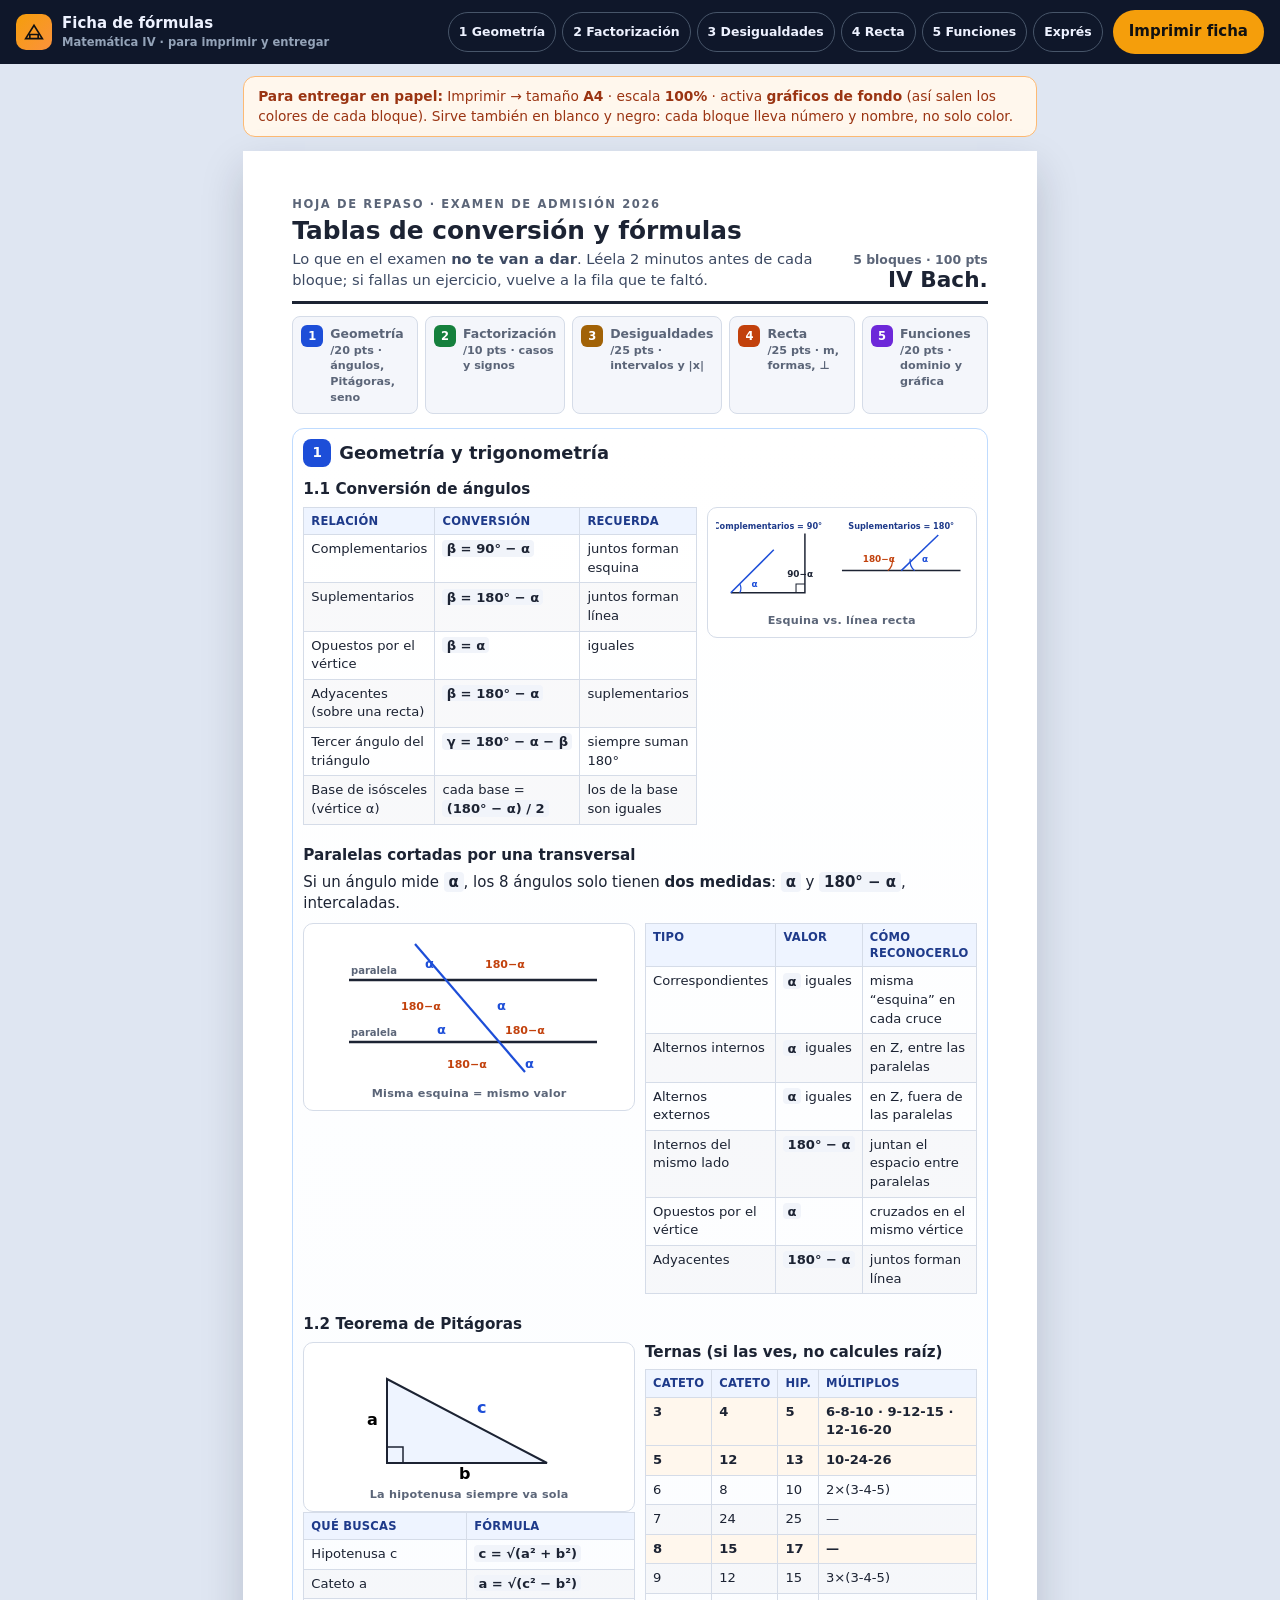
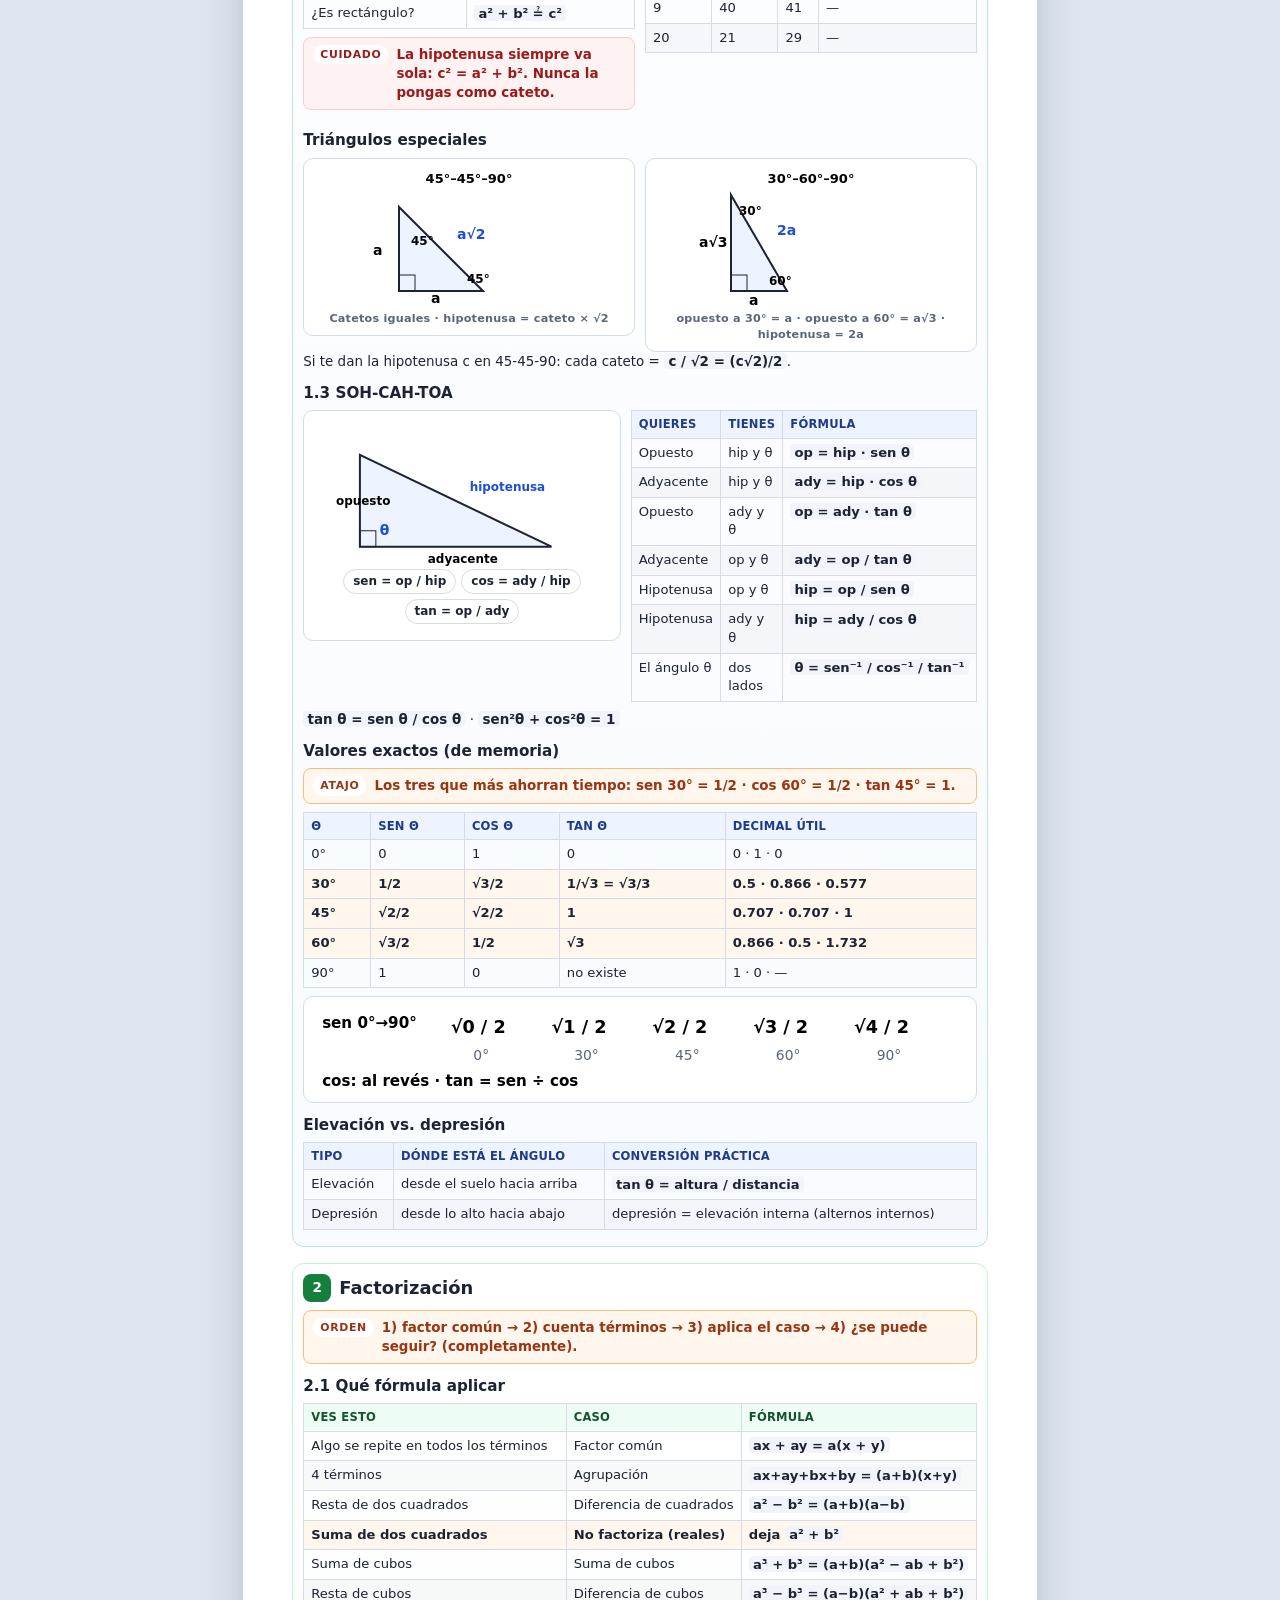
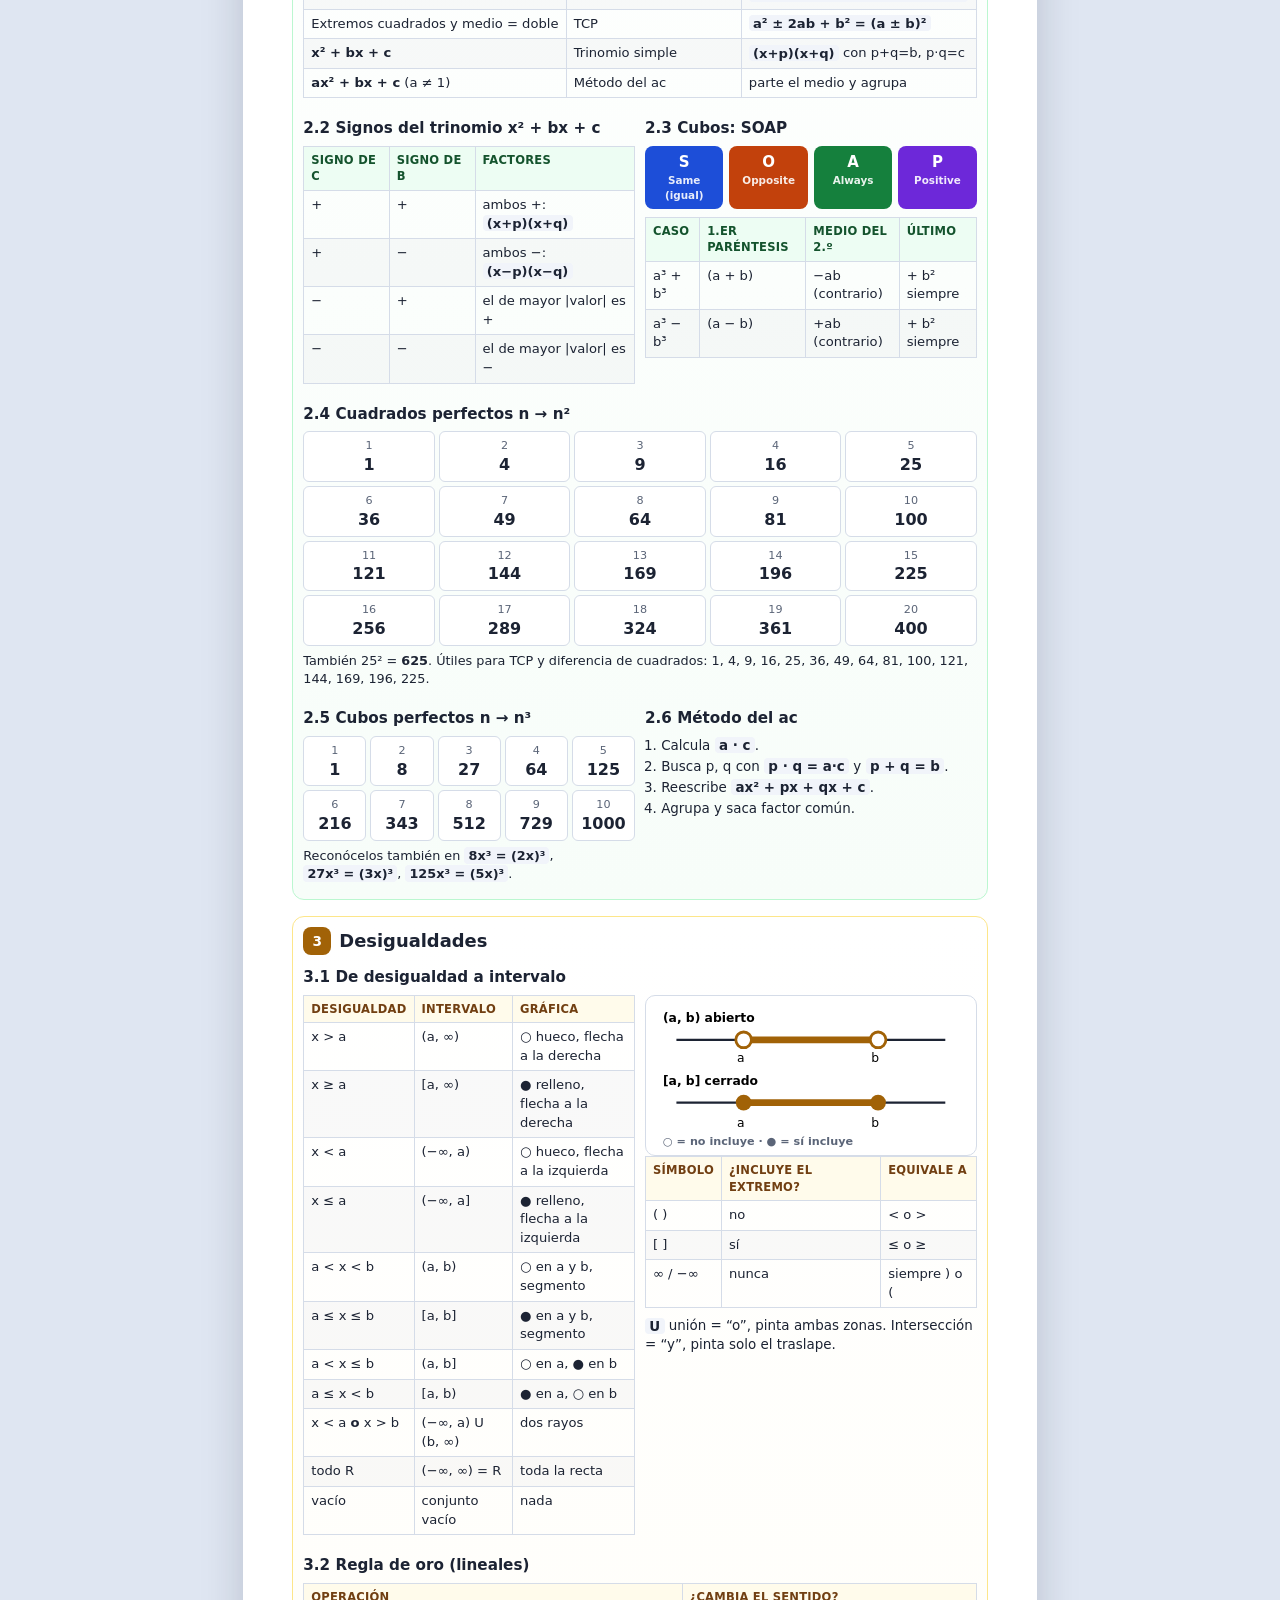
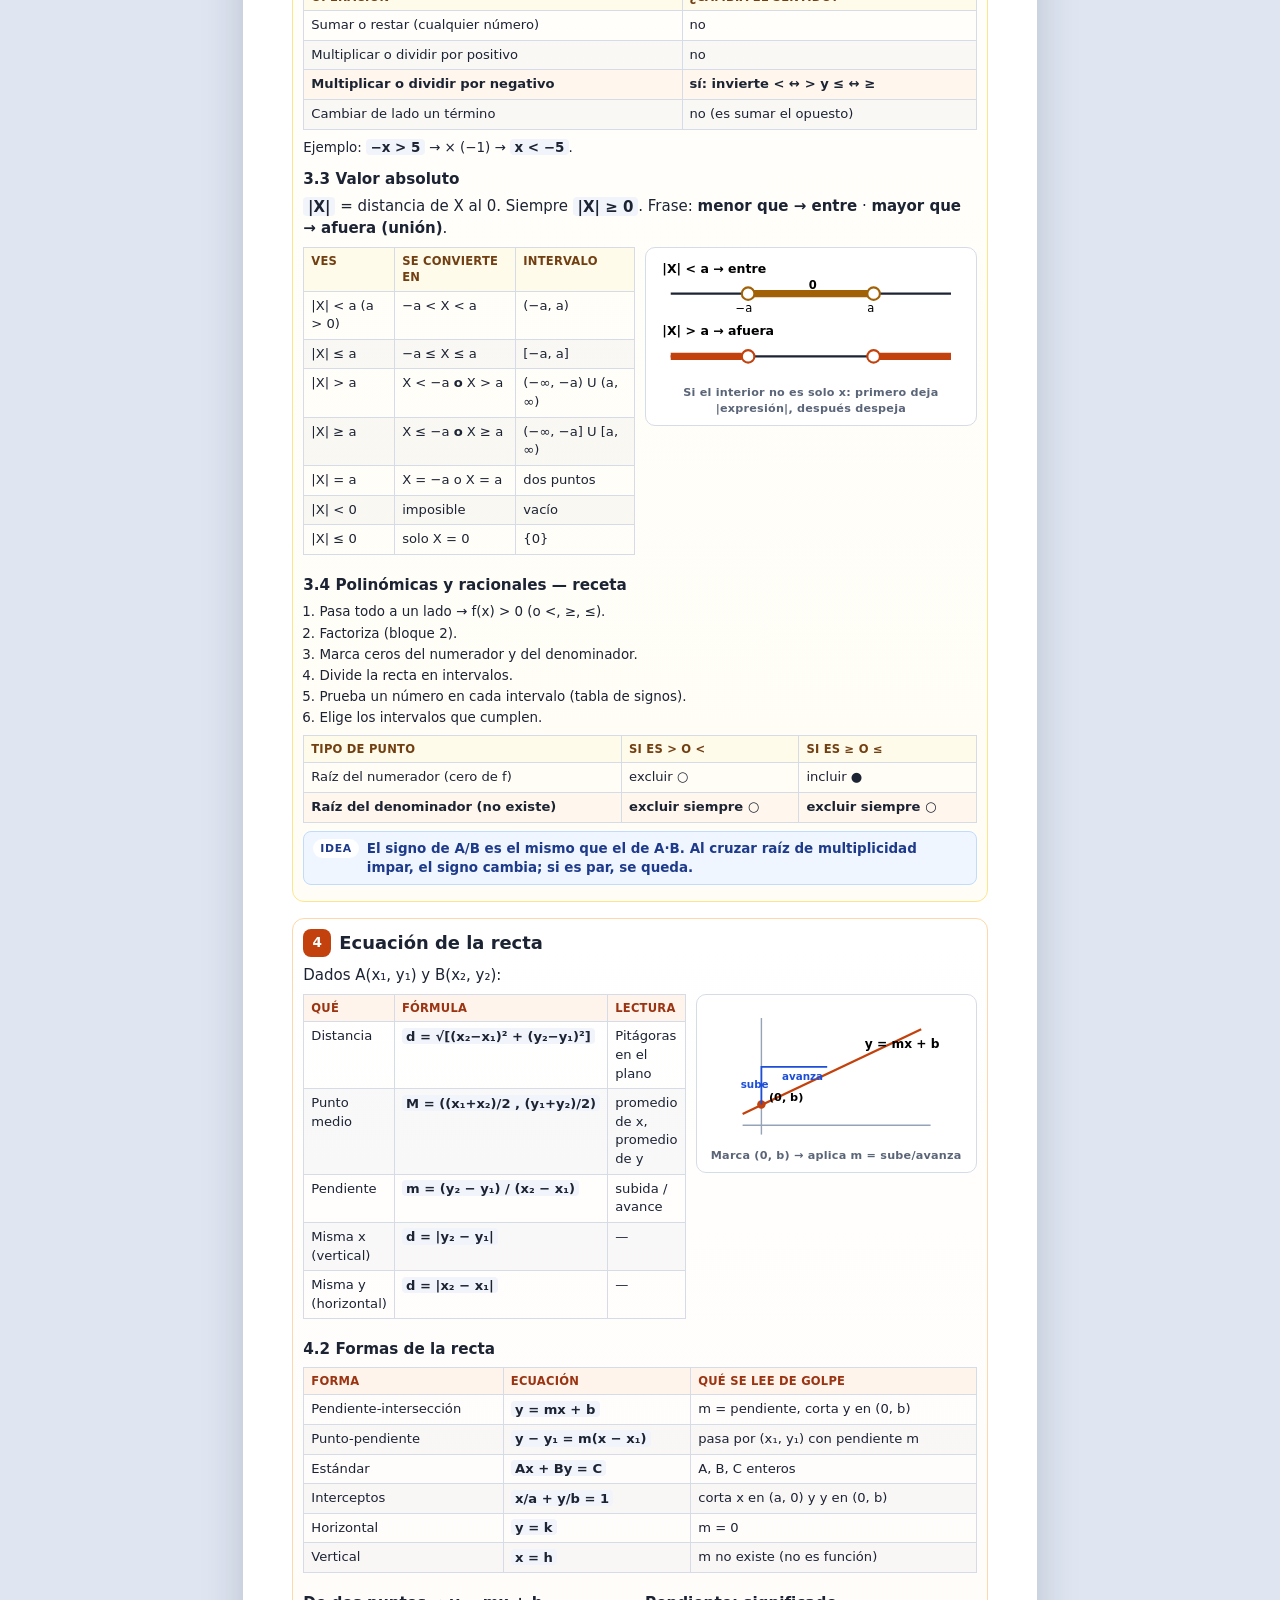
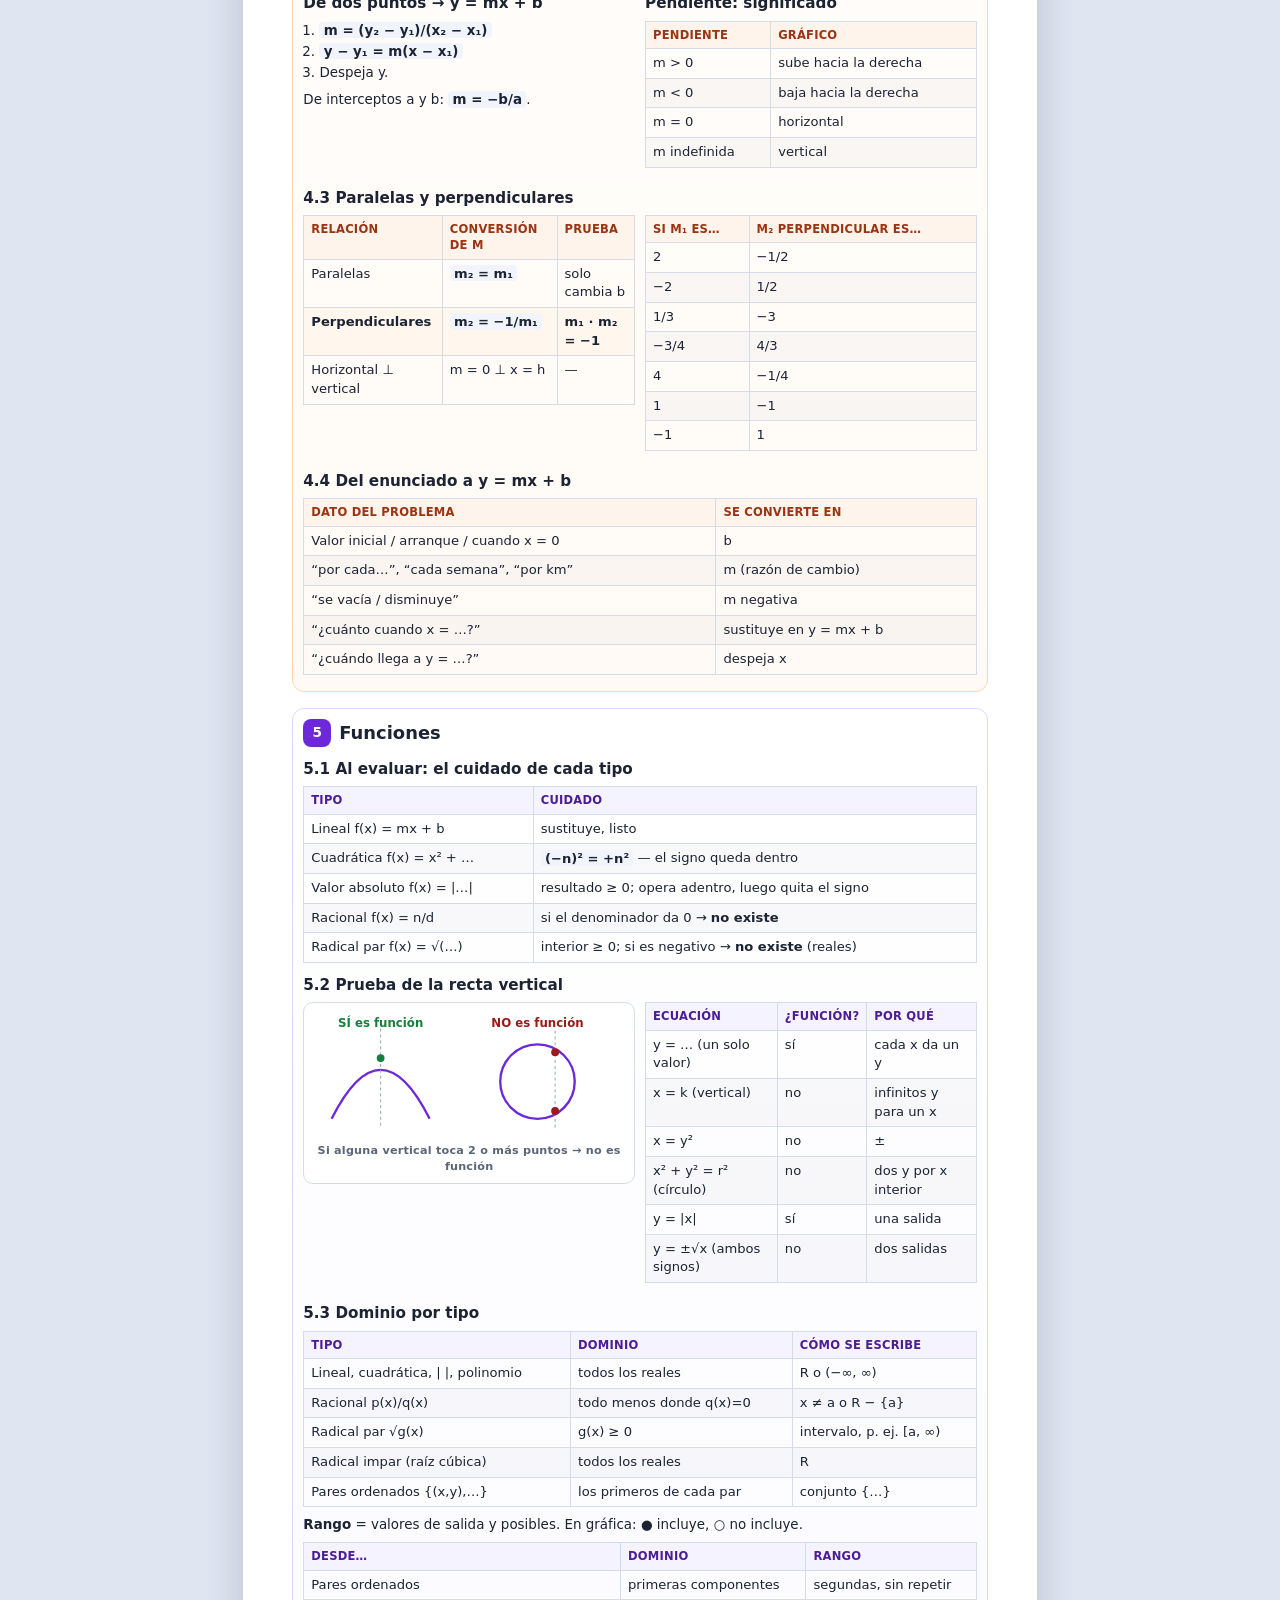
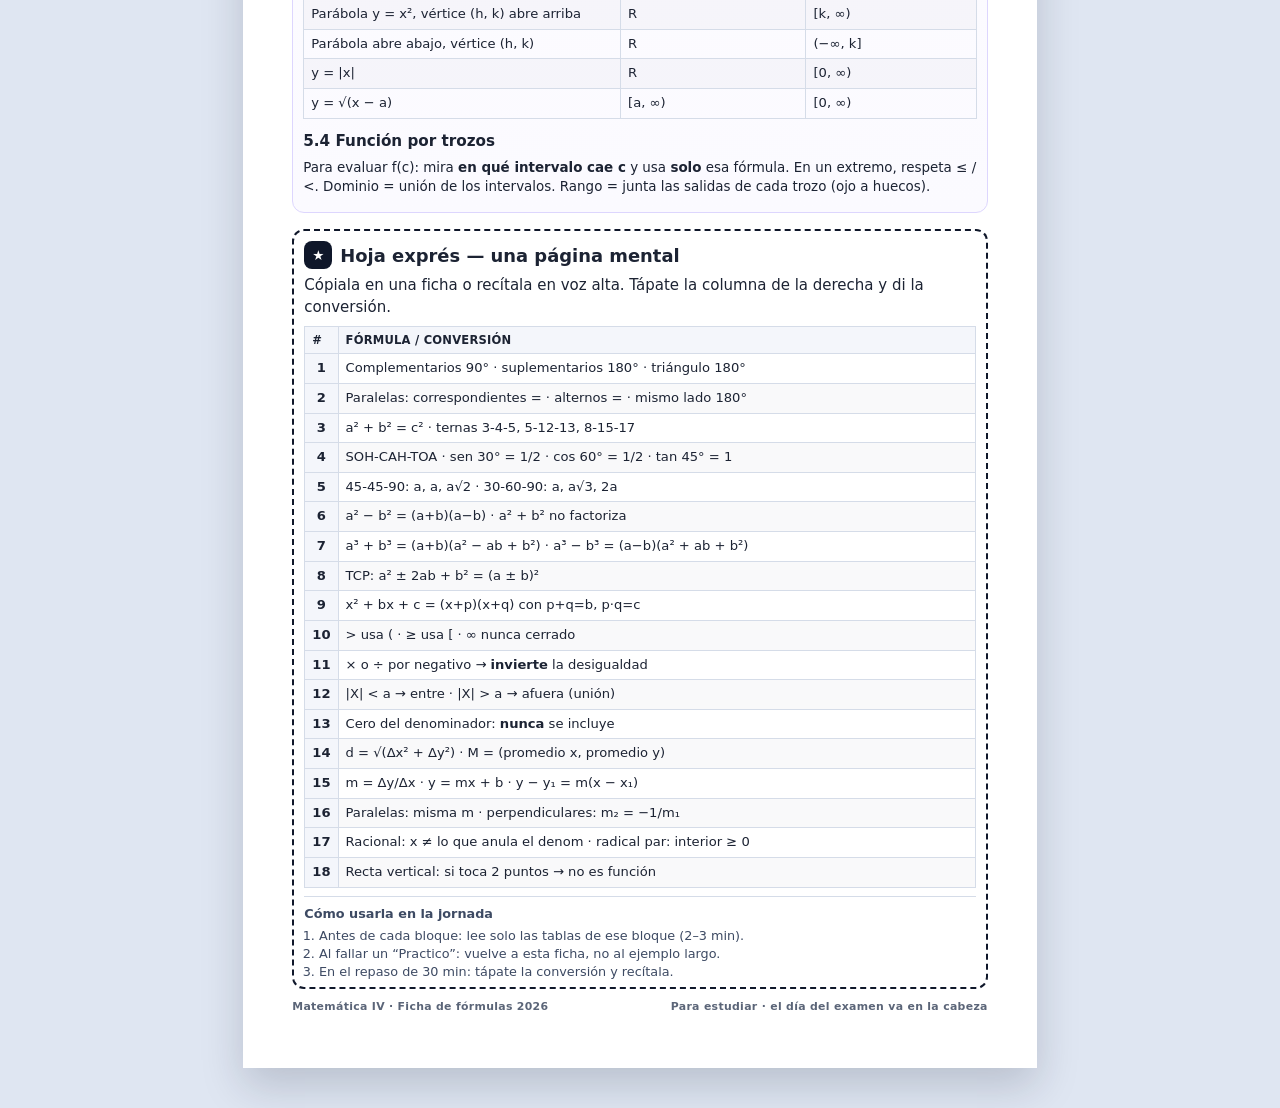
<file: src/IV Matemática 2026 - Tablas y fórmulas.html>
<!DOCTYPE html>
<html lang="es">
<head>
<meta charset="UTF-8">
<meta name="viewport" content="width=device-width, initial-scale=1.0">
<title>Ficha de fórmulas — Matemática IV Bachillerato</title>
<style>
  :root{
    --ink:#1c2333; --muted:#3d4a63; --soft:#5b6578;
    --paper:#fff; --wash:#f4f6fb; --line:#d5dce8;
    --b1:#1d4ed8; --b1bg:#eef4ff; --b1ink:#1e3a8a;
    --b2:#15803d; --b2bg:#edfdf3; --b2ink:#14532d;
    --b3:#a16207; --b3bg:#fffbeb; --b3ink:#713f12;
    --b4:#c2410c; --b4bg:#fff4eb; --b4ink:#9a3412;
    --b5:#6d28d9; --b5bg:#f5f3ff; --b5ink:#4c1d95;
    --warn:#991b1b; --warnbg:#fef2f2; --warnline:#fecaca;
    --tipbg:#eff6ff;
    --goldbg:#fff7ed;
    --eqbg:#f1f4fa;
  }
  *{box-sizing:border-box;}
  html,body{margin:0;padding:0;}
  body{
    background:#dfe6f2;
    color:var(--ink);
    font-family:"Nunito","DejaVu Sans","Segoe UI","Calibri",system-ui,sans-serif;
    font-size:15px; line-height:1.42;
    -webkit-font-smoothing:antialiased;
  }
  a.skip{position:absolute;left:-999px;top:8px;z-index:20;background:#f59e0b;color:#111;
         font-weight:800;padding:10px 16px;border-radius:10px;}
  a.skip:focus{left:10px;}
  :focus-visible{outline:3px solid #1d4ed8;outline-offset:2px;}

  .toolbar{
    position:sticky;top:0;z-index:30;
    display:flex;align-items:center;gap:10px;flex-wrap:wrap;
    background:#0f172a;color:#eef2ff;
    padding:10px 16px;
  }
  .toolbar .brand{display:flex;align-items:center;gap:10px;font-weight:800;}
  .toolbar .logo{width:36px;height:36px;border-radius:10px;display:grid;place-items:center;
                 background:linear-gradient(135deg,#f59e0b,#fb923c);color:#111;}
  .toolbar small{display:block;font-weight:600;color:#94a3b8;font-size:.72rem;}
  .toolbar nav{display:flex;gap:6px;flex-wrap:wrap;margin-left:auto;}
  .toolbar nav a{
    color:#eef2ff;text-decoration:none;font-size:.78rem;font-weight:800;
    padding:8px 10px;border-radius:999px;border:1px solid #475569;min-height:40px;
    display:inline-flex;align-items:center;
  }
  .toolbar nav a:hover{background:#1e293b;}
  .btn-print{
    border:none;cursor:pointer;font:inherit;font-weight:800;
    background:#f59e0b;color:#111;padding:10px 16px;border-radius:999px;
    min-height:44px;
  }

  .hint{
    max-width:210mm;margin:12px auto 0;padding:10px 14px;
    background:#fff7ed;border:1px solid #fdba74;border-radius:12px;
    font-size:.86rem;color:#9a3412;
  }

  .doc{
    max-width:210mm;margin:14px auto 40px;background:var(--paper);
    padding:12mm 13mm 14mm;box-shadow:0 18px 40px rgba(15,23,42,.18);
  }

  header.cover{
    display:grid;grid-template-columns:1fr auto;gap:12px;align-items:end;
    padding-bottom:10px;margin-bottom:12px;border-bottom:3px solid var(--ink);
  }
  .kicker{font-size:.72rem;font-weight:800;letter-spacing:.14em;text-transform:uppercase;color:var(--soft);}
  header.cover h1{font-size:1.55rem;line-height:1.15;margin:.15em 0 0;}
  header.cover p{margin:4px 0 0;color:var(--muted);font-size:.92rem;}
  .peso{text-align:right;font-size:.78rem;font-weight:800;color:var(--soft);}
  .peso b{display:block;font-size:1.35rem;color:var(--ink);line-height:1;}

  .toc{display:grid;grid-template-columns:repeat(5,1fr);gap:7px;margin:0 0 14px;}
  .toc a{
    text-decoration:none;color:inherit;background:var(--wash);
    border:1px solid var(--line);border-radius:8px;
    padding:8px 8px 7px;min-height:56px;display:grid;grid-template-columns:auto 1fr;gap:7px;align-items:start;
  }
  .toc a em{
    font-style:normal;width:22px;height:22px;border-radius:6px;
    display:grid;place-items:center;color:#fff;font-size:.72rem;font-weight:800;
  }
  .t1 em{background:var(--b1);} .t2 em{background:var(--b2);}
  .t3 em{background:var(--b3);} .t4 em{background:var(--b4);}
  .t5 em{background:var(--b5);}
  .toc a strong{display:block;font-size:.78rem;}
  .toc a span{display:block;font-size:.7rem;color:var(--soft);font-weight:700;}

  h2{font-size:1.12rem;margin:0 0 8px;display:flex;align-items:center;gap:8px;}
  h2 .num{
    width:28px;height:28px;border-radius:8px;display:grid;place-items:center;
    color:#fff;font-size:.85rem;flex:none;
  }
  h3{font-size:.95rem;margin:12px 0 6px;}
  p{margin:0 0 8px;}
  .block{margin:0 0 16px;padding:10px 10px 8px;border:1px solid var(--line);border-radius:12px;background:#fff;}
  .b1{border-color:#bfdbfe;background:linear-gradient(#fff,#f8fbff);}
  .b2{border-color:#bbf7d0;background:linear-gradient(#fff,#f7fdf9);}
  .b3{border-color:#fde68a;background:linear-gradient(#fff,#fffdf5);}
  .b4{border-color:#fed7aa;background:linear-gradient(#fff,#fffaf5);}
  .b5{border-color:#ddd6fe;background:linear-gradient(#fff,#fbfaff);}
  .b1 .num{background:var(--b1);} .b2 .num{background:var(--b2);}
  .b3 .num{background:var(--b3);} .b4 .num{background:var(--b4);}
  .b5 .num{background:var(--b5);}

  .cols{display:grid;grid-template-columns:1fr 1fr;gap:10px;align-items:start;}

  table{width:100%;border-collapse:collapse;font-size:.82rem;margin:0 0 8px;}
  th,td{border:1px solid var(--line);padding:5px 7px;vertical-align:top;text-align:left;}
  th{background:var(--wash);font-size:.72rem;letter-spacing:.02em;text-transform:uppercase;}
  .b1 table th{background:var(--b1bg);color:var(--b1ink);}
  .b2 table th{background:var(--b2bg);color:var(--b2ink);}
  .b3 table th{background:var(--b3bg);color:var(--b3ink);}
  .b4 table th{background:var(--b4bg);color:var(--b4ink);}
  .b5 table th{background:var(--b5bg);color:var(--b5ink);}
  tr:nth-child(even) td{background:rgba(15,23,42,.025);}
  .hi td{background:#fff7ed !important;font-weight:700;}

  .eq,.f{
    font-family:"DejaVu Sans","DejaVu Math TeX Gyre","Cambria Math","Times New Roman",serif;
    font-weight:700;background:var(--eqbg);padding:.05em .32em;border-radius:4px;
    white-space:nowrap;
  }
  .f{background:transparent;padding:0;}

  .call{
    display:flex;gap:8px;align-items:flex-start;
    border-radius:8px;padding:7px 9px;margin:6px 0 8px;font-size:.84rem;font-weight:700;
    border:1px solid;
  }
  .call .tag{flex:none;font-size:.68rem;letter-spacing:.06em;text-transform:uppercase;
             padding:2px 7px;border-radius:999px;background:#fff;}
  .stop{background:var(--warnbg);border-color:#fecaca;color:var(--warn);}
  .idea{background:var(--tipbg);border-color:#bfdbfe;color:var(--b1ink);}
  .memo{background:var(--goldbg);border-color:#fdba74;color:#9a3412;}

  .fig{background:#fff;border:1px solid var(--line);border-radius:10px;padding:8px;text-align:center;}
  .fig svg{max-width:100%;height:auto;display:block;margin:0 auto;}
  .cap{font-size:.7rem;font-weight:800;color:var(--soft);margin-top:4px;letter-spacing:.02em;}

  .chiprow{display:flex;flex-wrap:wrap;gap:5px;margin:0 0 8px;}
  .chip{display:inline-flex;align-items:center;background:#fff;border:1px solid var(--line);
        border-radius:999px;padding:3px 9px;font-size:.75rem;font-weight:800;}

  ol.steps{margin:0 0 8px;padding-left:1.2em;font-size:.84rem;}
  ol.steps li{margin:2px 0;}
  .grid-sq{display:grid;grid-template-columns:repeat(5,1fr);gap:4px;font-size:.78rem;}
  .sq{background:#fff;border:1px solid var(--line);border-radius:6px;padding:4px 6px;text-align:center;}
  .sq b{display:block;font-size:1rem;}
  .sq span{color:var(--soft);font-size:.7rem;}

  .soap{display:grid;grid-template-columns:repeat(4,1fr);gap:6px;margin:6px 0 8px;}
  .soap div{text-align:center;border-radius:8px;padding:6px 4px;color:#fff;font-weight:800;}
  .soap div small{display:block;font-size:.65rem;opacity:.9;font-weight:700;}
  .sS{background:#1d4ed8;} .sO{background:#c2410c;} .sA{background:#15803d;} .sP{background:#6d28d9;}

  .express{border:2px dashed #0f172a;border-radius:12px;padding:10px 10px 6px;margin-top:8px;background:#fff;}
  .express h2{margin-bottom:6px;}
  .express table td:first-child{width:2.2em;font-weight:800;text-align:center;background:var(--wash);}

  .howto{font-size:.8rem;color:var(--muted);border-top:1px solid var(--line);padding-top:8px;margin-top:8px;}
  .howto ol{margin:4px 0 0;padding-left:1.15em;}

  footer.sheet{
    display:flex;justify-content:space-between;gap:8px;margin-top:10px;
    font-size:.68rem;font-weight:800;color:var(--soft);letter-spacing:.03em;
    white-space:nowrap;
  }

  @media screen and (max-width:720px){
    .doc{margin:8px;padding:16px;max-width:100%;}
    .cols,.toc{grid-template-columns:1fr;}
    header.cover{grid-template-columns:1fr;}
    .peso{text-align:left;}
    .toolbar nav{display:none;}
  }

  @media print{
    @page{size:A4;margin:8mm 9mm 10mm;}
    body{background:#fff;font-size:9.1pt;font-family:"DejaVu Sans","Noto Sans",sans-serif;}
    .no-print{display:none !important;}
    .doc{max-width:none;margin:0;padding:0;box-shadow:none;}
    .block{margin-bottom:7px;padding:7px 8px 6px;}
    h2{margin-bottom:4px;}
    h3{margin:8px 0 4px;}
    .toc{margin-bottom:8px;}
    .fig{padding:5px;}
    .fig svg{max-height:118px;}
    .call{margin:4px 0 6px;}
    table{font-size:.78rem;}
    .fig,.call,.soap,.grid-sq,thead,tr{break-inside:avoid;}
    .express{break-before:page;}
    a{color:inherit;text-decoration:none;}
    *{-webkit-print-color-adjust:exact;print-color-adjust:exact;}
  }
</style>
</head>
<body>
<a class="skip" href="#contenido">Saltar a la ficha</a>

<div class="toolbar no-print">
  <div class="brand">
    <div class="logo" aria-hidden="true">
      <svg width="20" height="20" viewBox="0 0 24 20"><polygon points="2,18 12,2 22,18" fill="none" stroke="#111" stroke-width="2"/><path d="M7 18v-5h10v5" fill="none" stroke="#111" stroke-width="2"/></svg>
    </div>
    <div>Ficha de fórmulas<small>Matemática IV · para imprimir y entregar</small></div>
  </div>
  <nav aria-label="Bloques de la ficha">
    <a href="#b1">1 Geometría</a>
    <a href="#b2">2 Factorización</a>
    <a href="#b3">3 Desigualdades</a>
    <a href="#b4">4 Recta</a>
    <a href="#b5">5 Funciones</a>
    <a href="#expres">Exprés</a>
  </nav>
  <button class="btn-print" type="button" onclick="window.print()">Imprimir ficha</button>
</div>

<p class="hint no-print"><b>Para entregar en papel:</b> Imprimir → tamaño <b>A4</b> · escala <b>100%</b> · activa <b>gráficos de fondo</b> (así salen los colores de cada bloque). Sirve también en blanco y negro: cada bloque lleva número y nombre, no solo color.</p>

<main id="contenido" class="doc">
  <header class="cover">
    <div>
      <div class="kicker">Hoja de repaso · Examen de admisión 2026</div>
      <h1>Tablas de conversión y fórmulas</h1>
      <p>Lo que en el examen <b>no te van a dar</b>. Léela 2 minutos antes de cada bloque; si fallas un ejercicio, vuelve a la fila que te faltó.</p>
    </div>
    <div class="peso">5 bloques · 100 pts<b>IV Bach.</b></div>
  </header>

  <nav class="toc" aria-label="Mapa de la ficha">
    <a class="t1" href="#b1"><em>1</em><span><strong>Geometría</strong><span>/20 pts · ángulos, Pitágoras, seno</span></span></a>
    <a class="t2" href="#b2"><em>2</em><span><strong>Factorización</strong><span>/10 pts · casos y signos</span></span></a>
    <a class="t3" href="#b3"><em>3</em><span><strong>Desigualdades</strong><span>/25 pts · intervalos y |x|</span></span></a>
    <a class="t4" href="#b4"><em>4</em><span><strong>Recta</strong><span>/25 pts · m, formas, ⊥</span></span></a>
    <a class="t5" href="#b5"><em>5</em><span><strong>Funciones</strong><span>/20 pts · dominio y gráfica</span></span></a>
  </nav>

  <section class="block b1" id="b1">
    <h2><span class="num">1</span> Geometría y trigonometría</h2>

    <h3>1.1 Conversión de ángulos</h3>
    <div class="cols">
      <table>
        <thead><tr><th>Relación</th><th>Conversión</th><th>Recuerda</th></tr></thead>
        <tbody>
          <tr><td>Complementarios</td><td><span class="eq">β = 90° − α</span></td><td>juntos forman esquina</td></tr>
          <tr><td>Suplementarios</td><td><span class="eq">β = 180° − α</span></td><td>juntos forman línea</td></tr>
          <tr><td>Opuestos por el vértice</td><td><span class="eq">β = α</span></td><td>iguales</td></tr>
          <tr><td>Adyacentes (sobre una recta)</td><td><span class="eq">β = 180° − α</span></td><td>suplementarios</td></tr>
          <tr><td>Tercer ángulo del triángulo</td><td><span class="eq">γ = 180° − α − β</span></td><td>siempre suman 180°</td></tr>
          <tr><td>Base de isósceles (vértice α)</td><td>cada base = <span class="eq">(180° − α) / 2</span></td><td>los de la base son iguales</td></tr>
        </tbody>
      </table>
      <div class="fig" role="img" aria-label="Ángulos complementarios que suman 90 grados y suplementarios que suman 180 grados.">
        <svg viewBox="0 0 340 118" width="320" height="118">
          <text x="70" y="14" text-anchor="middle" font-size="11" font-weight="800" fill="#1e3a8a">Complementarios = 90°</text>
          <path d="M20 100 H120 V20" fill="none" stroke="#1c2333" stroke-width="2"/>
          <path d="M20 100 L78 42" fill="none" stroke="#1d4ed8" stroke-width="2"/>
          <path d="M32 100 A12 12 0 0 0 32 88" fill="none" stroke="#1d4ed8" stroke-width="1.6"/>
          <path d="M120 88 H108 V100" fill="none" stroke="#1c2333" stroke-width="1.4"/>
          <text x="48" y="92" font-size="12" font-weight="700" fill="#1d4ed8">α</text>
          <text x="96" y="78" font-size="12" font-weight="700" fill="#1c2333">90−α</text>
          <text x="250" y="14" text-anchor="middle" font-size="11" font-weight="800" fill="#1e3a8a">Suplementarios = 180°</text>
          <line x1="170" y1="70" x2="330" y2="70" stroke="#1c2333" stroke-width="2"/>
          <line x1="250" y1="70" x2="300" y2="22" stroke="#1d4ed8" stroke-width="2"/>
          <path d="M268 70 A18 18 0 0 1 262 54" fill="none" stroke="#1d4ed8" stroke-width="1.6"/>
          <path d="M232 70 A18 18 0 0 0 238 54" fill="none" stroke="#c2410c" stroke-width="1.6"/>
          <text x="278" y="58" font-size="12" font-weight="700" fill="#1d4ed8">α</text>
          <text x="198" y="58" font-size="12" font-weight="700" fill="#c2410c">180−α</text>
        </svg>
        <div class="cap">Esquina vs. línea recta</div>
      </div>
    </div>

    <h3>Paralelas cortadas por una transversal</h3>
    <p>Si un ángulo mide <span class="eq">α</span>, los 8 ángulos solo tienen <b>dos medidas</b>: <span class="eq">α</span> y <span class="eq">180° − α</span>, intercaladas.</p>
    <div class="cols">
      <div class="fig" role="img" aria-label="Dos rectas paralelas cortadas por una transversal. Los ángulos se alternan entre alfa y 180 menos alfa.">
        <svg viewBox="0 0 280 150" width="300" height="150">
          <line x1="20" y1="48" x2="268" y2="48" stroke="#1c2333" stroke-width="2.4"/>
          <line x1="20" y1="110" x2="268" y2="110" stroke="#1c2333" stroke-width="2.4"/>
          <line x1="86" y1="12" x2="196" y2="140" stroke="#1d4ed8" stroke-width="2.2"/>
          <text x="22" y="42" font-size="10" font-weight="800" fill="#5b6578">paralela</text>
          <text x="22" y="104" font-size="10" font-weight="800" fill="#5b6578">paralela</text>
          <text x="96" y="36" font-size="13" font-weight="800" fill="#1d4ed8">α</text>
          <text x="156" y="36" font-size="11" font-weight="800" fill="#c2410c">180−α</text>
          <text x="72" y="78" font-size="11" font-weight="800" fill="#c2410c">180−α</text>
          <text x="168" y="78" font-size="13" font-weight="800" fill="#1d4ed8">α</text>
          <text x="108" y="102" font-size="13" font-weight="800" fill="#1d4ed8">α</text>
          <text x="176" y="102" font-size="11" font-weight="800" fill="#c2410c">180−α</text>
          <text x="118" y="136" font-size="11" font-weight="800" fill="#c2410c">180−α</text>
          <text x="196" y="136" font-size="13" font-weight="800" fill="#1d4ed8">α</text>
        </svg>
        <div class="cap">Misma esquina = mismo valor</div>
      </div>
      <table>
        <thead><tr><th>Tipo</th><th>Valor</th><th>Cómo reconocerlo</th></tr></thead>
        <tbody>
          <tr><td>Correspondientes</td><td><span class="eq">α</span> iguales</td><td>misma “esquina” en cada cruce</td></tr>
          <tr><td>Alternos internos</td><td><span class="eq">α</span> iguales</td><td>en Z, entre las paralelas</td></tr>
          <tr><td>Alternos externos</td><td><span class="eq">α</span> iguales</td><td>en Z, fuera de las paralelas</td></tr>
          <tr><td>Internos del mismo lado</td><td><span class="eq">180° − α</span></td><td>juntan el espacio entre paralelas</td></tr>
          <tr><td>Opuestos por el vértice</td><td><span class="eq">α</span></td><td>cruzados en el mismo vértice</td></tr>
          <tr><td>Adyacentes</td><td><span class="eq">180° − α</span></td><td>juntos forman línea</td></tr>
        </tbody>
      </table>
    </div>

    <h3>1.2 Teorema de Pitágoras</h3>
    <div class="cols">
      <div>
        <div class="fig" role="img" aria-label="Triángulo rectángulo con catetos a y b e hipotenusa c.">
          <svg viewBox="0 0 220 132" width="260" height="132">
            <polygon points="28,112 28,28 188,112" fill="#eef4ff" stroke="#1c2333" stroke-width="2"/>
            <rect x="28" y="96" width="16" height="16" fill="none" stroke="#1c2333" stroke-width="1.5"/>
            <text x="8" y="74" font-size="16" font-weight="800">a</text>
            <text x="100" y="128" font-size="16" font-weight="800">b</text>
            <text x="118" y="62" font-size="16" font-weight="800" fill="#1d4ed8">c</text>
          </svg>
          <div class="cap">La hipotenusa siempre va sola</div>
        </div>
        <table>
          <thead><tr><th>Qué buscas</th><th>Fórmula</th></tr></thead>
          <tbody>
            <tr><td>Hipotenusa c</td><td><span class="eq">c = √(a² + b²)</span></td></tr>
            <tr><td>Cateto a</td><td><span class="eq">a = √(c² − b²)</span></td></tr>
            <tr><td>¿Es rectángulo?</td><td><span class="eq">a² + b² ≟ c²</span></td></tr>
          </tbody>
        </table>
        <div class="call stop"><span class="tag">Cuidado</span><span>La hipotenusa <b>siempre</b> va sola: <span class="f">c² = a² + b²</span>. Nunca la pongas como cateto.</span></div>
      </div>
      <div>
        <h3 style="margin-top:0">Ternas (si las ves, no calcules raíz)</h3>
        <table>
          <thead><tr><th>Cateto</th><th>Cateto</th><th>Hip.</th><th>Múltiplos</th></tr></thead>
          <tbody>
            <tr class="hi"><td>3</td><td>4</td><td>5</td><td>6-8-10 · 9-12-15 · 12-16-20</td></tr>
            <tr class="hi"><td>5</td><td>12</td><td>13</td><td>10-24-26</td></tr>
            <tr><td>6</td><td>8</td><td>10</td><td>2×(3-4-5)</td></tr>
            <tr><td>7</td><td>24</td><td>25</td><td>—</td></tr>
            <tr class="hi"><td>8</td><td>15</td><td>17</td><td>—</td></tr>
            <tr><td>9</td><td>12</td><td>15</td><td>3×(3-4-5)</td></tr>
            <tr><td>9</td><td>40</td><td>41</td><td>—</td></tr>
            <tr><td>20</td><td>21</td><td>29</td><td>—</td></tr>
          </tbody>
        </table>
      </div>
    </div>

    <h3>Triángulos especiales</h3>
    <div class="cols">
      <div class="fig" role="img" aria-label="Triángulo 45 45 90: catetos a y a, hipotenusa a raíz de 2.">
        <svg viewBox="0 0 220 140" width="280" height="140">
          <text x="110" y="16" text-anchor="middle" font-size="13" font-weight="800">45°–45°–90°</text>
          <polygon points="40,124 40,40 124,124" fill="#eef4ff" stroke="#1c2333" stroke-width="2"/>
          <rect x="40" y="108" width="16" height="16" fill="none" stroke="#1c2333"/>
          <text x="52" y="78" font-size="12" font-weight="700">45°</text>
          <text x="108" y="116" font-size="12" font-weight="700">45°</text>
          <text x="72" y="136" font-size="14" font-weight="800">a</text>
          <text x="14" y="88" font-size="14" font-weight="800">a</text>
          <text x="98" y="72" font-size="14" font-weight="800" fill="#1d4ed8">a√2</text>
        </svg>
        <div class="cap">Catetos iguales · hipotenusa = cateto × √2</div>
      </div>
      <div class="fig" role="img" aria-label="Triángulo 30 60 90: lado corto a, opuesto a 60 es a raíz de 3, hipotenusa 2a.">
        <svg viewBox="0 0 240 140" width="300" height="140">
          <text x="120" y="16" text-anchor="middle" font-size="13" font-weight="800">30°–60°–90°</text>
          <polygon points="40,124 40,28 96,124" fill="#eef4ff" stroke="#1c2333" stroke-width="2"/>
          <rect x="40" y="108" width="16" height="16" fill="none" stroke="#1c2333"/>
          <text x="48" y="48" font-size="12" font-weight="700">30°</text>
          <text x="78" y="118" font-size="12" font-weight="700">60°</text>
          <text x="8" y="80" font-size="14" font-weight="800">a√3</text>
          <text x="58" y="138" font-size="14" font-weight="800">a</text>
          <text x="86" y="68" font-size="14" font-weight="800" fill="#1d4ed8">2a</text>
        </svg>
        <div class="cap">opuesto a 30° = a · opuesto a 60° = a√3 · hipotenusa = 2a</div>
      </div>
    </div>
    <p style="font-size:.84rem">Si te dan la hipotenusa c en 45-45-90: cada cateto = <span class="eq">c / √2 = (c√2)/2</span>.</p>

    <h3>1.3 SOH-CAH-TOA</h3>
    <div class="cols">
      <div class="fig" role="img" aria-label="Triángulo rectángulo con ángulo theta. Opuesto frente a theta, adyacente al lado de theta, hipotenusa.">
        <svg viewBox="0 0 260 150" width="300" height="150">
          <polygon points="28,128 28,36 220,128" fill="#eef4ff" stroke="#1c2333" stroke-width="2"/>
          <rect x="28" y="112" width="16" height="16" fill="none" stroke="#1c2333"/>
          <text x="48" y="116" font-size="14" font-weight="800" fill="#1d4ed8">θ</text>
          <text x="4" y="86" font-size="12" font-weight="800">opuesto</text>
          <text x="96" y="144" font-size="12" font-weight="800">adyacente</text>
          <text x="138" y="72" font-size="12" font-weight="800" fill="#1d4ed8">hipotenusa</text>
        </svg>
        <div class="chiprow" style="justify-content:center">
          <span class="chip">sen = op / hip</span>
          <span class="chip">cos = ady / hip</span>
          <span class="chip">tan = op / ady</span>
        </div>
      </div>
      <table>
        <thead><tr><th>Quieres</th><th>Tienes</th><th>Fórmula</th></tr></thead>
        <tbody>
          <tr><td>Opuesto</td><td>hip y θ</td><td><span class="eq">op = hip · sen θ</span></td></tr>
          <tr><td>Adyacente</td><td>hip y θ</td><td><span class="eq">ady = hip · cos θ</span></td></tr>
          <tr><td>Opuesto</td><td>ady y θ</td><td><span class="eq">op = ady · tan θ</span></td></tr>
          <tr><td>Adyacente</td><td>op y θ</td><td><span class="eq">ady = op / tan θ</span></td></tr>
          <tr><td>Hipotenusa</td><td>op y θ</td><td><span class="eq">hip = op / sen θ</span></td></tr>
          <tr><td>Hipotenusa</td><td>ady y θ</td><td><span class="eq">hip = ady / cos θ</span></td></tr>
          <tr><td>El ángulo θ</td><td>dos lados</td><td><span class="eq">θ = sen⁻¹ / cos⁻¹ / tan⁻¹</span></td></tr>
        </tbody>
      </table>
    </div>
    <p style="font-size:.84rem"><span class="eq">tan θ = sen θ / cos θ</span> · <span class="eq">sen²θ + cos²θ = 1</span></p>

    <h3>Valores exactos (de memoria)</h3>
    <div class="call memo"><span class="tag">Atajo</span><span>Los tres que más ahorran tiempo: <span class="f">sen 30° = 1/2</span> · <span class="f">cos 60° = 1/2</span> · <span class="f">tan 45° = 1</span>.</span></div>
    <table>
      <thead><tr><th>θ</th><th>sen θ</th><th>cos θ</th><th>tan θ</th><th>Decimal útil</th></tr></thead>
      <tbody>
        <tr><td>0°</td><td>0</td><td>1</td><td>0</td><td>0 · 1 · 0</td></tr>
        <tr class="hi"><td>30°</td><td>1/2</td><td>√3/2</td><td>1/√3 = √3/3</td><td>0.5 · 0.866 · 0.577</td></tr>
        <tr class="hi"><td>45°</td><td>√2/2</td><td>√2/2</td><td>1</td><td>0.707 · 0.707 · 1</td></tr>
        <tr class="hi"><td>60°</td><td>√3/2</td><td>1/2</td><td>√3</td><td>0.866 · 0.5 · 1.732</td></tr>
        <tr><td>90°</td><td>1</td><td>0</td><td>no existe</td><td>1 · 0 · —</td></tr>
      </tbody>
    </table>
    <div class="fig" role="img" aria-label="Truco de senos: raíz de 0, 1, 2, 3 y 4, sobre 2, de 0 a 90 grados. Cosenos al revés.">
      <svg viewBox="0 0 520 70" width="100%" height="70">
        <text x="8" y="18" font-size="12" font-weight="800">sen 0°→90°</text>
        <text x="110" y="22" font-size="14" font-weight="700">√0 / 2</text>
        <text x="190" y="22" font-size="14" font-weight="700">√1 / 2</text>
        <text x="270" y="22" font-size="14" font-weight="700">√2 / 2</text>
        <text x="350" y="22" font-size="14" font-weight="700">√3 / 2</text>
        <text x="430" y="22" font-size="14" font-weight="700">√4 / 2</text>
        <text x="128" y="44" font-size="11" fill="#5b6578">0°</text>
        <text x="208" y="44" font-size="11" fill="#5b6578">30°</text>
        <text x="288" y="44" font-size="11" fill="#5b6578">45°</text>
        <text x="368" y="44" font-size="11" fill="#5b6578">60°</text>
        <text x="448" y="44" font-size="11" fill="#5b6578">90°</text>
        <text x="8" y="64" font-size="12" font-weight="800">cos: al revés · tan = sen ÷ cos</text>
      </svg>
    </div>

    <h3>Elevación vs. depresión</h3>
    <table>
      <thead><tr><th>Tipo</th><th>Dónde está el ángulo</th><th>Conversión práctica</th></tr></thead>
      <tbody>
        <tr><td>Elevación</td><td>desde el suelo hacia arriba</td><td><span class="eq">tan θ = altura / distancia</span></td></tr>
        <tr><td>Depresión</td><td>desde lo alto hacia abajo</td><td>depresión = elevación interna (alternos internos)</td></tr>
      </tbody>
    </table>
  </section>

  <section class="block b2" id="b2">
    <h2><span class="num">2</span> Factorización</h2>
    <div class="call memo"><span class="tag">Orden</span><span>1) factor común → 2) cuenta términos → 3) aplica el caso → 4) ¿se puede seguir? (completamente).</span></div>

    <h3>2.1 Qué fórmula aplicar</h3>
    <table>
      <thead><tr><th>Ves esto</th><th>Caso</th><th>Fórmula</th></tr></thead>
      <tbody>
        <tr><td>Algo se repite en todos los términos</td><td>Factor común</td><td><span class="eq">ax + ay = a(x + y)</span></td></tr>
        <tr><td>4 términos</td><td>Agrupación</td><td><span class="eq">ax+ay+bx+by = (a+b)(x+y)</span></td></tr>
        <tr><td>Resta de dos cuadrados</td><td>Diferencia de cuadrados</td><td><span class="eq">a² − b² = (a+b)(a−b)</span></td></tr>
        <tr class="hi"><td>Suma de dos cuadrados</td><td><b>No factoriza</b> (reales)</td><td>deja <span class="eq">a² + b²</span></td></tr>
        <tr><td>Suma de cubos</td><td>Suma de cubos</td><td><span class="eq">a³ + b³ = (a+b)(a² − ab + b²)</span></td></tr>
        <tr><td>Resta de cubos</td><td>Diferencia de cubos</td><td><span class="eq">a³ − b³ = (a−b)(a² + ab + b²)</span></td></tr>
        <tr><td>Extremos cuadrados y medio = doble</td><td>TCP</td><td><span class="eq">a² ± 2ab + b² = (a ± b)²</span></td></tr>
        <tr><td><span class="f">x² + bx + c</span></td><td>Trinomio simple</td><td><span class="eq">(x+p)(x+q)</span> con p+q=b, p·q=c</td></tr>
        <tr><td><span class="f">ax² + bx + c</span> (a ≠ 1)</td><td>Método del ac</td><td>parte el medio y agrupa</td></tr>
      </tbody>
    </table>

    <div class="cols">
      <div>
        <h3>2.2 Signos del trinomio x² + bx + c</h3>
        <table>
          <thead><tr><th>Signo de c</th><th>Signo de b</th><th>Factores</th></tr></thead>
          <tbody>
            <tr><td>+</td><td>+</td><td>ambos +: <span class="eq">(x+p)(x+q)</span></td></tr>
            <tr><td>+</td><td>−</td><td>ambos −: <span class="eq">(x−p)(x−q)</span></td></tr>
            <tr><td>−</td><td>+</td><td>el de mayor |valor| es +</td></tr>
            <tr><td>−</td><td>−</td><td>el de mayor |valor| es −</td></tr>
          </tbody>
        </table>
      </div>
      <div>
        <h3>2.3 Cubos: SOAP</h3>
        <div class="soap" aria-label="Mnemotecnia SOAP: Same, Opposite, Always Positive">
          <div class="sS">S<small>Same (igual)</small></div>
          <div class="sO">O<small>Opposite</small></div>
          <div class="sA">A<small>Always</small></div>
          <div class="sP">P<small>Positive</small></div>
        </div>
        <table>
          <thead><tr><th>Caso</th><th>1.er paréntesis</th><th>Medio del 2.º</th><th>Último</th></tr></thead>
          <tbody>
            <tr><td>a³ + b³</td><td>(a + b)</td><td>−ab (contrario)</td><td>+ b² siempre</td></tr>
            <tr><td>a³ − b³</td><td>(a − b)</td><td>+ab (contrario)</td><td>+ b² siempre</td></tr>
          </tbody>
        </table>
      </div>
    </div>

    <h3>2.4 Cuadrados perfectos n → n²</h3>
    <div class="grid-sq" aria-label="Cuadrados del 1 al 20 y 25">
      <div class="sq"><span>1</span><b>1</b></div>
      <div class="sq"><span>2</span><b>4</b></div>
      <div class="sq"><span>3</span><b>9</b></div>
      <div class="sq"><span>4</span><b>16</b></div>
      <div class="sq"><span>5</span><b>25</b></div>
      <div class="sq"><span>6</span><b>36</b></div>
      <div class="sq"><span>7</span><b>49</b></div>
      <div class="sq"><span>8</span><b>64</b></div>
      <div class="sq"><span>9</span><b>81</b></div>
      <div class="sq"><span>10</span><b>100</b></div>
      <div class="sq"><span>11</span><b>121</b></div>
      <div class="sq"><span>12</span><b>144</b></div>
      <div class="sq"><span>13</span><b>169</b></div>
      <div class="sq"><span>14</span><b>196</b></div>
      <div class="sq"><span>15</span><b>225</b></div>
      <div class="sq"><span>16</span><b>256</b></div>
      <div class="sq"><span>17</span><b>289</b></div>
      <div class="sq"><span>18</span><b>324</b></div>
      <div class="sq"><span>19</span><b>361</b></div>
      <div class="sq"><span>20</span><b>400</b></div>
    </div>
    <p style="font-size:.8rem;margin-top:6px">También 25² = <b>625</b>. Útiles para TCP y diferencia de cuadrados: 1, 4, 9, 16, 25, 36, 49, 64, 81, 100, 121, 144, 169, 196, 225.</p>

    <div class="cols">
      <div>
        <h3>2.5 Cubos perfectos n → n³</h3>
        <div class="grid-sq" aria-label="Cubos del 1 al 10">
          <div class="sq"><span>1</span><b>1</b></div>
          <div class="sq"><span>2</span><b>8</b></div>
          <div class="sq"><span>3</span><b>27</b></div>
          <div class="sq"><span>4</span><b>64</b></div>
          <div class="sq"><span>5</span><b>125</b></div>
          <div class="sq"><span>6</span><b>216</b></div>
          <div class="sq"><span>7</span><b>343</b></div>
          <div class="sq"><span>8</span><b>512</b></div>
          <div class="sq"><span>9</span><b>729</b></div>
          <div class="sq"><span>10</span><b>1000</b></div>
        </div>
        <p style="font-size:.8rem;margin-top:6px">Reconócelos también en <span class="eq">8x³ = (2x)³</span>, <span class="eq">27x³ = (3x)³</span>, <span class="eq">125x³ = (5x)³</span>.</p>
      </div>
      <div>
        <h3>2.6 Método del ac</h3>
        <ol class="steps">
          <li>Calcula <span class="eq">a · c</span>.</li>
          <li>Busca p, q con <span class="eq">p · q = a·c</span> y <span class="eq">p + q = b</span>.</li>
          <li>Reescribe <span class="eq">ax² + px + qx + c</span>.</li>
          <li>Agrupa y saca factor común.</li>
        </ol>
      </div>
    </div>
  </section>

  <section class="block b3" id="b3">
    <h2><span class="num">3</span> Desigualdades</h2>

    <h3>3.1 De desigualdad a intervalo</h3>
    <div class="cols">
      <table>
        <thead><tr><th>Desigualdad</th><th>Intervalo</th><th>Gráfica</th></tr></thead>
        <tbody>
          <tr><td>x &gt; a</td><td>(a, ∞)</td><td>○ hueco, flecha a la derecha</td></tr>
          <tr><td>x ≥ a</td><td>[a, ∞)</td><td>● relleno, flecha a la derecha</td></tr>
          <tr><td>x &lt; a</td><td>(−∞, a)</td><td>○ hueco, flecha a la izquierda</td></tr>
          <tr><td>x ≤ a</td><td>(−∞, a]</td><td>● relleno, flecha a la izquierda</td></tr>
          <tr><td>a &lt; x &lt; b</td><td>(a, b)</td><td>○ en a y b, segmento</td></tr>
          <tr><td>a ≤ x ≤ b</td><td>[a, b]</td><td>● en a y b, segmento</td></tr>
          <tr><td>a &lt; x ≤ b</td><td>(a, b]</td><td>○ en a, ● en b</td></tr>
          <tr><td>a ≤ x &lt; b</td><td>[a, b)</td><td>● en a, ○ en b</td></tr>
          <tr><td>x &lt; a <b>o</b> x &gt; b</td><td>(−∞, a) U (b, ∞)</td><td>dos rayos</td></tr>
          <tr><td>todo R</td><td>(−∞, ∞) = R</td><td>toda la recta</td></tr>
          <tr><td>vacío</td><td>conjunto vacío</td><td>nada</td></tr>
        </tbody>
      </table>
      <div>
        <div class="fig" role="img" aria-label="Rectas numéricas: intervalo abierto con círculos huecos, cerrado con rellenos.">
          <svg viewBox="0 0 280 128" width="100%" height="128">
            <text x="8" y="16" font-size="11" font-weight="800">(a, b) abierto</text>
            <line x1="20" y1="32" x2="260" y2="32" stroke="#1c2333" stroke-width="2"/>
            <line x1="80" y1="32" x2="200" y2="32" stroke="#a16207" stroke-width="6"/>
            <circle cx="80" cy="32" r="7" fill="#fff" stroke="#a16207" stroke-width="2.5"/>
            <circle cx="200" cy="32" r="7" fill="#fff" stroke="#a16207" stroke-width="2.5"/>
            <text x="74" y="52" font-size="11">a</text>
            <text x="194" y="52" font-size="11">b</text>
            <text x="8" y="72" font-size="11" font-weight="800">[a, b] cerrado</text>
            <line x1="20" y1="88" x2="260" y2="88" stroke="#1c2333" stroke-width="2"/>
            <line x1="80" y1="88" x2="200" y2="88" stroke="#a16207" stroke-width="6"/>
            <circle cx="80" cy="88" r="7" fill="#a16207"/>
            <circle cx="200" cy="88" r="7" fill="#a16207"/>
            <text x="74" y="110" font-size="11">a</text>
            <text x="194" y="110" font-size="11">b</text>
            <text x="8" y="126" font-size="10" font-weight="700" fill="#5b6578">○ = no incluye · ● = sí incluye</text>
          </svg>
        </div>
        <table>
          <thead><tr><th>Símbolo</th><th>¿Incluye el extremo?</th><th>Equivale a</th></tr></thead>
          <tbody>
            <tr><td>( )</td><td>no</td><td>&lt; o &gt;</td></tr>
            <tr><td>[ ]</td><td>sí</td><td>≤ o ≥</td></tr>
            <tr><td>∞ / −∞</td><td>nunca</td><td>siempre ) o (</td></tr>
          </tbody>
        </table>
        <p style="font-size:.84rem"><span class="eq">U</span> unión = “o”, pinta ambas zonas. Intersección = “y”, pinta solo el traslape.</p>
      </div>
    </div>

    <h3>3.2 Regla de oro (lineales)</h3>
    <table>
      <thead><tr><th>Operación</th><th>¿Cambia el sentido?</th></tr></thead>
      <tbody>
        <tr><td>Sumar o restar (cualquier número)</td><td>no</td></tr>
        <tr><td>Multiplicar o dividir por positivo</td><td>no</td></tr>
        <tr class="hi"><td>Multiplicar o dividir por <b>negativo</b></td><td><b>sí: invierte</b> &lt; ↔ &gt; y ≤ ↔ ≥</td></tr>
        <tr><td>Cambiar de lado un término</td><td>no (es sumar el opuesto)</td></tr>
      </tbody>
    </table>
    <p style="font-size:.84rem">Ejemplo: <span class="eq">−x &gt; 5</span> → × (−1) → <span class="eq">x &lt; −5</span>.</p>

    <h3>3.3 Valor absoluto</h3>
    <p><span class="eq">|X|</span> = distancia de X al 0. Siempre <span class="eq">|X| ≥ 0</span>. Frase: <b>menor que → entre</b> · <b>mayor que → afuera (unión)</b>.</p>
    <div class="cols">
      <table>
        <thead><tr><th>Ves</th><th>Se convierte en</th><th>Intervalo</th></tr></thead>
        <tbody>
          <tr><td>|X| &lt; a (a &gt; 0)</td><td>−a &lt; X &lt; a</td><td>(−a, a)</td></tr>
          <tr><td>|X| ≤ a</td><td>−a ≤ X ≤ a</td><td>[−a, a]</td></tr>
          <tr><td>|X| &gt; a</td><td>X &lt; −a <b>o</b> X &gt; a</td><td>(−∞, −a) U (a, ∞)</td></tr>
          <tr><td>|X| ≥ a</td><td>X ≤ −a <b>o</b> X ≥ a</td><td>(−∞, −a] U [a, ∞)</td></tr>
          <tr><td>|X| = a</td><td>X = −a o X = a</td><td>dos puntos</td></tr>
          <tr><td>|X| &lt; 0</td><td>imposible</td><td>vacío</td></tr>
          <tr><td>|X| ≤ 0</td><td>solo X = 0</td><td>{0}</td></tr>
        </tbody>
      </table>
      <div class="fig" role="img" aria-label="Valor absoluto menor que a pinta el segmento entre menos a y a. Mayor que a pinta las dos colas.">
        <svg viewBox="0 0 300 120" width="100%" height="120">
          <text x="8" y="16" font-size="12" font-weight="800">|X| &lt; a  →  entre</text>
          <line x1="16" y1="36" x2="284" y2="36" stroke="#1c2333" stroke-width="2"/>
          <line x1="90" y1="36" x2="210" y2="36" stroke="#a16207" stroke-width="7"/>
          <circle cx="90" cy="36" r="6" fill="#fff" stroke="#a16207" stroke-width="2"/>
          <circle cx="210" cy="36" r="6" fill="#fff" stroke="#a16207" stroke-width="2"/>
          <text x="148" y="32" font-size="11" font-weight="800">0</text>
          <text x="78" y="54" font-size="11">−a</text>
          <text x="204" y="54" font-size="11">a</text>
          <text x="8" y="76" font-size="12" font-weight="800">|X| &gt; a  →  afuera</text>
          <line x1="16" y1="96" x2="284" y2="96" stroke="#1c2333" stroke-width="2"/>
          <line x1="16" y1="96" x2="84" y2="96" stroke="#c2410c" stroke-width="7"/>
          <line x1="216" y1="96" x2="284" y2="96" stroke="#c2410c" stroke-width="7"/>
          <circle cx="90" cy="96" r="6" fill="#fff" stroke="#c2410c" stroke-width="2"/>
          <circle cx="210" cy="96" r="6" fill="#fff" stroke="#c2410c" stroke-width="2"/>
        </svg>
        <div class="cap">Si el interior no es solo x: primero deja |expresión|, después despeja</div>
      </div>
    </div>

    <h3>3.4 Polinómicas y racionales — receta</h3>
    <ol class="steps">
      <li>Pasa todo a un lado → f(x) &gt; 0 (o &lt;, ≥, ≤).</li>
      <li>Factoriza (bloque 2).</li>
      <li>Marca ceros del numerador y del denominador.</li>
      <li>Divide la recta en intervalos.</li>
      <li>Prueba un número en cada intervalo (tabla de signos).</li>
      <li>Elige los intervalos que cumplen.</li>
    </ol>
    <table>
      <thead><tr><th>Tipo de punto</th><th>Si es &gt; o &lt;</th><th>Si es ≥ o ≤</th></tr></thead>
      <tbody>
        <tr><td>Raíz del numerador (cero de f)</td><td>excluir ○</td><td>incluir ●</td></tr>
        <tr class="hi"><td>Raíz del denominador (no existe)</td><td>excluir siempre ○</td><td>excluir siempre ○</td></tr>
      </tbody>
    </table>
    <div class="call idea"><span class="tag">Idea</span><span>El signo de A/B es el mismo que el de A·B. Al cruzar raíz de multiplicidad <b>impar</b>, el signo cambia; si es <b>par</b>, se queda.</span></div>
  </section>

  <section class="block b4" id="b4">
    <h2><span class="num">4</span> Ecuación de la recta</h2>
    <p>Dados A(x₁, y₁) y B(x₂, y₂):</p>
    <div class="cols">
      <table>
        <thead><tr><th>Qué</th><th>Fórmula</th><th>Lectura</th></tr></thead>
        <tbody>
          <tr><td>Distancia</td><td><span class="eq">d = √[(x₂−x₁)² + (y₂−y₁)²]</span></td><td>Pitágoras en el plano</td></tr>
          <tr><td>Punto medio</td><td><span class="eq">M = ((x₁+x₂)/2 , (y₁+y₂)/2)</span></td><td>promedio de x, promedio de y</td></tr>
          <tr><td>Pendiente</td><td><span class="eq">m = (y₂ − y₁) / (x₂ − x₁)</span></td><td>subida / avance</td></tr>
          <tr><td>Misma x (vertical)</td><td><span class="eq">d = |y₂ − y₁|</span></td><td>—</td></tr>
          <tr><td>Misma y (horizontal)</td><td><span class="eq">d = |x₂ − x₁|</span></td><td>—</td></tr>
        </tbody>
      </table>
      <div class="fig" role="img" aria-label="Recta y igual a mx más b. Corta el eje y en b. Desde ahí sube el numerador y avanza el denominador de la pendiente.">
        <svg viewBox="0 0 240 150" width="280" height="150">
          <line x1="20" y1="130" x2="220" y2="130" stroke="#94a3b8" stroke-width="1.5"/>
          <line x1="40" y1="16" x2="40" y2="140" stroke="#94a3b8" stroke-width="1.5"/>
          <line x1="20" y1="118" x2="210" y2="28" stroke="#c2410c" stroke-width="2.4"/>
          <circle cx="40" cy="108" r="4.5" fill="#c2410c"/>
          <text x="48" y="104" font-size="12" font-weight="800">(0, b)</text>
          <path d="M40 108 V68 H110" fill="none" stroke="#1d4ed8" stroke-width="1.8"/>
          <text x="18" y="90" font-size="11" font-weight="800" fill="#1d4ed8">sube</text>
          <text x="62" y="82" font-size="11" font-weight="800" fill="#1d4ed8">avanza</text>
          <text x="150" y="48" font-size="13" font-weight="800">y = mx + b</text>
        </svg>
        <div class="cap">Marca (0, b) → aplica m = sube/avanza</div>
      </div>
    </div>

    <h3>4.2 Formas de la recta</h3>
    <table>
      <thead><tr><th>Forma</th><th>Ecuación</th><th>Qué se lee de golpe</th></tr></thead>
      <tbody>
        <tr><td>Pendiente-intersección</td><td><span class="eq">y = mx + b</span></td><td>m = pendiente, corta y en (0, b)</td></tr>
        <tr><td>Punto-pendiente</td><td><span class="eq">y − y₁ = m(x − x₁)</span></td><td>pasa por (x₁, y₁) con pendiente m</td></tr>
        <tr><td>Estándar</td><td><span class="eq">Ax + By = C</span></td><td>A, B, C enteros</td></tr>
        <tr><td>Interceptos</td><td><span class="eq">x/a + y/b = 1</span></td><td>corta x en (a, 0) y y en (0, b)</td></tr>
        <tr><td>Horizontal</td><td><span class="eq">y = k</span></td><td>m = 0</td></tr>
        <tr><td>Vertical</td><td><span class="eq">x = h</span></td><td>m no existe (no es función)</td></tr>
      </tbody>
    </table>
    <div class="cols">
      <div>
        <h3>De dos puntos → y = mx + b</h3>
        <ol class="steps">
          <li><span class="eq">m = (y₂ − y₁)/(x₂ − x₁)</span></li>
          <li><span class="eq">y − y₁ = m(x − x₁)</span></li>
          <li>Despeja y.</li>
        </ol>
        <p style="font-size:.84rem">De interceptos a y b: <span class="eq">m = −b/a</span>.</p>
      </div>
      <div>
        <h3>Pendiente: significado</h3>
        <table>
          <thead><tr><th>Pendiente</th><th>Gráfico</th></tr></thead>
          <tbody>
            <tr><td>m &gt; 0</td><td>sube hacia la derecha</td></tr>
            <tr><td>m &lt; 0</td><td>baja hacia la derecha</td></tr>
            <tr><td>m = 0</td><td>horizontal</td></tr>
            <tr><td>m indefinida</td><td>vertical</td></tr>
          </tbody>
        </table>
      </div>
    </div>

    <h3>4.3 Paralelas y perpendiculares</h3>
    <div class="cols">
      <table>
        <thead><tr><th>Relación</th><th>Conversión de m</th><th>Prueba</th></tr></thead>
        <tbody>
          <tr><td>Paralelas</td><td><span class="eq">m₂ = m₁</span></td><td>solo cambia b</td></tr>
          <tr class="hi"><td>Perpendiculares</td><td><span class="eq">m₂ = −1/m₁</span></td><td>m₁ · m₂ = −1</td></tr>
          <tr><td>Horizontal ⊥ vertical</td><td>m = 0 ⊥ x = h</td><td>—</td></tr>
        </tbody>
      </table>
      <table>
        <thead><tr><th>Si m₁ es…</th><th>m₂ perpendicular es…</th></tr></thead>
        <tbody>
          <tr><td>2</td><td>−1/2</td></tr>
          <tr><td>−2</td><td>1/2</td></tr>
          <tr><td>1/3</td><td>−3</td></tr>
          <tr><td>−3/4</td><td>4/3</td></tr>
          <tr><td>4</td><td>−1/4</td></tr>
          <tr><td>1</td><td>−1</td></tr>
          <tr><td>−1</td><td>1</td></tr>
        </tbody>
      </table>
    </div>

    <h3>4.4 Del enunciado a y = mx + b</h3>
    <table>
      <thead><tr><th>Dato del problema</th><th>Se convierte en</th></tr></thead>
      <tbody>
        <tr><td>Valor inicial / arranque / cuando x = 0</td><td>b</td></tr>
        <tr><td>“por cada…”, “cada semana”, “por km”</td><td>m (razón de cambio)</td></tr>
        <tr><td>“se vacía / disminuye”</td><td>m negativa</td></tr>
        <tr><td>“¿cuánto cuando x = …?”</td><td>sustituye en y = mx + b</td></tr>
        <tr><td>“¿cuándo llega a y = …?”</td><td>despeja x</td></tr>
      </tbody>
    </table>
  </section>

  <section class="block b5" id="b5">
    <h2><span class="num">5</span> Funciones</h2>

    <h3>5.1 Al evaluar: el cuidado de cada tipo</h3>
    <table>
      <thead><tr><th>Tipo</th><th>Cuidado</th></tr></thead>
      <tbody>
        <tr><td>Lineal f(x) = mx + b</td><td>sustituye, listo</td></tr>
        <tr><td>Cuadrática f(x) = x² + …</td><td><span class="eq">(−n)² = +n²</span> — el signo queda dentro</td></tr>
        <tr><td>Valor absoluto f(x) = |…|</td><td>resultado ≥ 0; opera adentro, luego quita el signo</td></tr>
        <tr><td>Racional f(x) = n/d</td><td>si el denominador da 0 → <b>no existe</b></td></tr>
        <tr><td>Radical par f(x) = √(…)</td><td>interior ≥ 0; si es negativo → <b>no existe</b> (reales)</td></tr>
      </tbody>
    </table>

    <h3>5.2 Prueba de la recta vertical</h3>
    <div class="cols">
      <div class="fig" role="img" aria-label="Parábola: una recta vertical toca un punto, sí es función. Círculo: una vertical toca dos puntos, no es función.">
        <svg viewBox="0 0 320 130" width="100%" height="130">
          <text x="70" y="16" text-anchor="middle" font-size="12" font-weight="800" fill="#15803d">SÍ es función</text>
          <path d="M20 110 Q70 10 120 110" fill="none" stroke="#6d28d9" stroke-width="2.4"/>
          <line x1="70" y1="18" x2="70" y2="120" stroke="#94a3b8" stroke-dasharray="3 3"/>
          <circle cx="70" cy="48" r="4" fill="#15803d"/>
          <text x="230" y="16" text-anchor="middle" font-size="12" font-weight="800" fill="#991b1b">NO es función</text>
          <circle cx="230" cy="72" r="38" fill="none" stroke="#6d28d9" stroke-width="2.4"/>
          <line x1="248" y1="20" x2="248" y2="120" stroke="#94a3b8" stroke-dasharray="3 3"/>
          <circle cx="248" cy="42" r="4" fill="#991b1b"/>
          <circle cx="248" cy="102" r="4" fill="#991b1b"/>
        </svg>
        <div class="cap">Si alguna vertical toca 2 o más puntos → no es función</div>
      </div>
      <table>
        <thead><tr><th>Ecuación</th><th>¿Función?</th><th>Por qué</th></tr></thead>
        <tbody>
          <tr><td>y = … (un solo valor)</td><td>sí</td><td>cada x da un y</td></tr>
          <tr><td>x = k (vertical)</td><td>no</td><td>infinitos y para un x</td></tr>
          <tr><td>x = y²</td><td>no</td><td>±</td></tr>
          <tr><td>x² + y² = r² (círculo)</td><td>no</td><td>dos y por x interior</td></tr>
          <tr><td>y = |x|</td><td>sí</td><td>una salida</td></tr>
          <tr><td>y = ±√x (ambos signos)</td><td>no</td><td>dos salidas</td></tr>
        </tbody>
      </table>
    </div>

    <h3>5.3 Dominio por tipo</h3>
    <table>
      <thead><tr><th>Tipo</th><th>Dominio</th><th>Cómo se escribe</th></tr></thead>
      <tbody>
        <tr><td>Lineal, cuadrática, | |, polinomio</td><td>todos los reales</td><td>R o (−∞, ∞)</td></tr>
        <tr><td>Racional p(x)/q(x)</td><td>todo menos donde q(x)=0</td><td>x ≠ a o R − {a}</td></tr>
        <tr><td>Radical par √g(x)</td><td>g(x) ≥ 0</td><td>intervalo, p. ej. [a, ∞)</td></tr>
        <tr><td>Radical impar (raíz cúbica)</td><td>todos los reales</td><td>R</td></tr>
        <tr><td>Pares ordenados {(x,y),…}</td><td>los primeros de cada par</td><td>conjunto {…}</td></tr>
      </tbody>
    </table>
    <p style="font-size:.84rem"><b>Rango</b> = valores de salida y posibles. En gráfica: ● incluye, ○ no incluye.</p>
    <table>
      <thead><tr><th>Desde…</th><th>Dominio</th><th>Rango</th></tr></thead>
      <tbody>
        <tr><td>Pares ordenados</td><td>primeras componentes</td><td>segundas, sin repetir</td></tr>
        <tr><td>Parábola y = x², vértice (h, k) abre arriba</td><td>R</td><td>[k, ∞)</td></tr>
        <tr><td>Parábola abre abajo, vértice (h, k)</td><td>R</td><td>(−∞, k]</td></tr>
        <tr><td>y = |x|</td><td>R</td><td>[0, ∞)</td></tr>
        <tr><td>y = √(x − a)</td><td>[a, ∞)</td><td>[0, ∞)</td></tr>
      </tbody>
    </table>

    <h3>5.4 Función por trozos</h3>
    <p style="font-size:.84rem">Para evaluar f(c): mira <b>en qué intervalo cae c</b> y usa <b>solo</b> esa fórmula. En un extremo, respeta ≤ / &lt;. Dominio = unión de los intervalos. Rango = junta las salidas de cada trozo (ojo a huecos).</p>
  </section>

  <section class="express" id="expres">
    <h2><span class="num" style="background:#0f172a;width:28px;height:28px;border-radius:8px;display:grid;place-items:center;color:#fff;font-size:.85rem;">★</span> Hoja exprés — una página mental</h2>
    <p>Cópiala en una ficha o recítala en voz alta. Tápate la columna de la derecha y di la conversión.</p>
    <table>
      <thead><tr><th>#</th><th>Fórmula / conversión</th></tr></thead>
      <tbody>
        <tr><td>1</td><td>Complementarios 90° · suplementarios 180° · triángulo 180°</td></tr>
        <tr><td>2</td><td>Paralelas: correspondientes = · alternos = · mismo lado 180°</td></tr>
        <tr><td>3</td><td>a² + b² = c² · ternas 3-4-5, 5-12-13, 8-15-17</td></tr>
        <tr><td>4</td><td>SOH-CAH-TOA · sen 30° = 1/2 · cos 60° = 1/2 · tan 45° = 1</td></tr>
        <tr><td>5</td><td>45-45-90: a, a, a√2 · 30-60-90: a, a√3, 2a</td></tr>
        <tr><td>6</td><td>a² − b² = (a+b)(a−b) · a² + b² no factoriza</td></tr>
        <tr><td>7</td><td>a³ + b³ = (a+b)(a² − ab + b²) · a³ − b³ = (a−b)(a² + ab + b²)</td></tr>
        <tr><td>8</td><td>TCP: a² ± 2ab + b² = (a ± b)²</td></tr>
        <tr><td>9</td><td>x² + bx + c = (x+p)(x+q) con p+q=b, p·q=c</td></tr>
        <tr><td>10</td><td>&gt; usa ( · ≥ usa [ · ∞ nunca cerrado</td></tr>
        <tr><td>11</td><td>× o ÷ por negativo → <b>invierte</b> la desigualdad</td></tr>
        <tr><td>12</td><td>|X| &lt; a → entre · |X| &gt; a → afuera (unión)</td></tr>
        <tr><td>13</td><td>Cero del denominador: <b>nunca</b> se incluye</td></tr>
        <tr><td>14</td><td>d = √(Δx² + Δy²) · M = (promedio x, promedio y)</td></tr>
        <tr><td>15</td><td>m = Δy/Δx · y = mx + b · y − y₁ = m(x − x₁)</td></tr>
        <tr><td>16</td><td>Paralelas: misma m · perpendiculares: m₂ = −1/m₁</td></tr>
        <tr><td>17</td><td>Racional: x ≠ lo que anula el denom · radical par: interior ≥ 0</td></tr>
        <tr><td>18</td><td>Recta vertical: si toca 2 puntos → no es función</td></tr>
      </tbody>
    </table>
    <div class="howto">
      <b>Cómo usarla en la jornada</b>
      <ol>
        <li>Antes de cada bloque: lee solo las tablas de ese bloque (2–3 min).</li>
        <li>Al fallar un “Practico”: vuelve a esta ficha, no al ejemplo largo.</li>
        <li>En el repaso de 30 min: tápate la conversión y recítala.</li>
      </ol>
    </div>
  </section>

  <footer class="sheet">
    <span>Matemática IV · Ficha de fórmulas 2026</span>
    <span>Para estudiar · el día del examen va en la cabeza</span>
  </footer>
</main>
</body>
</html>
</file>
